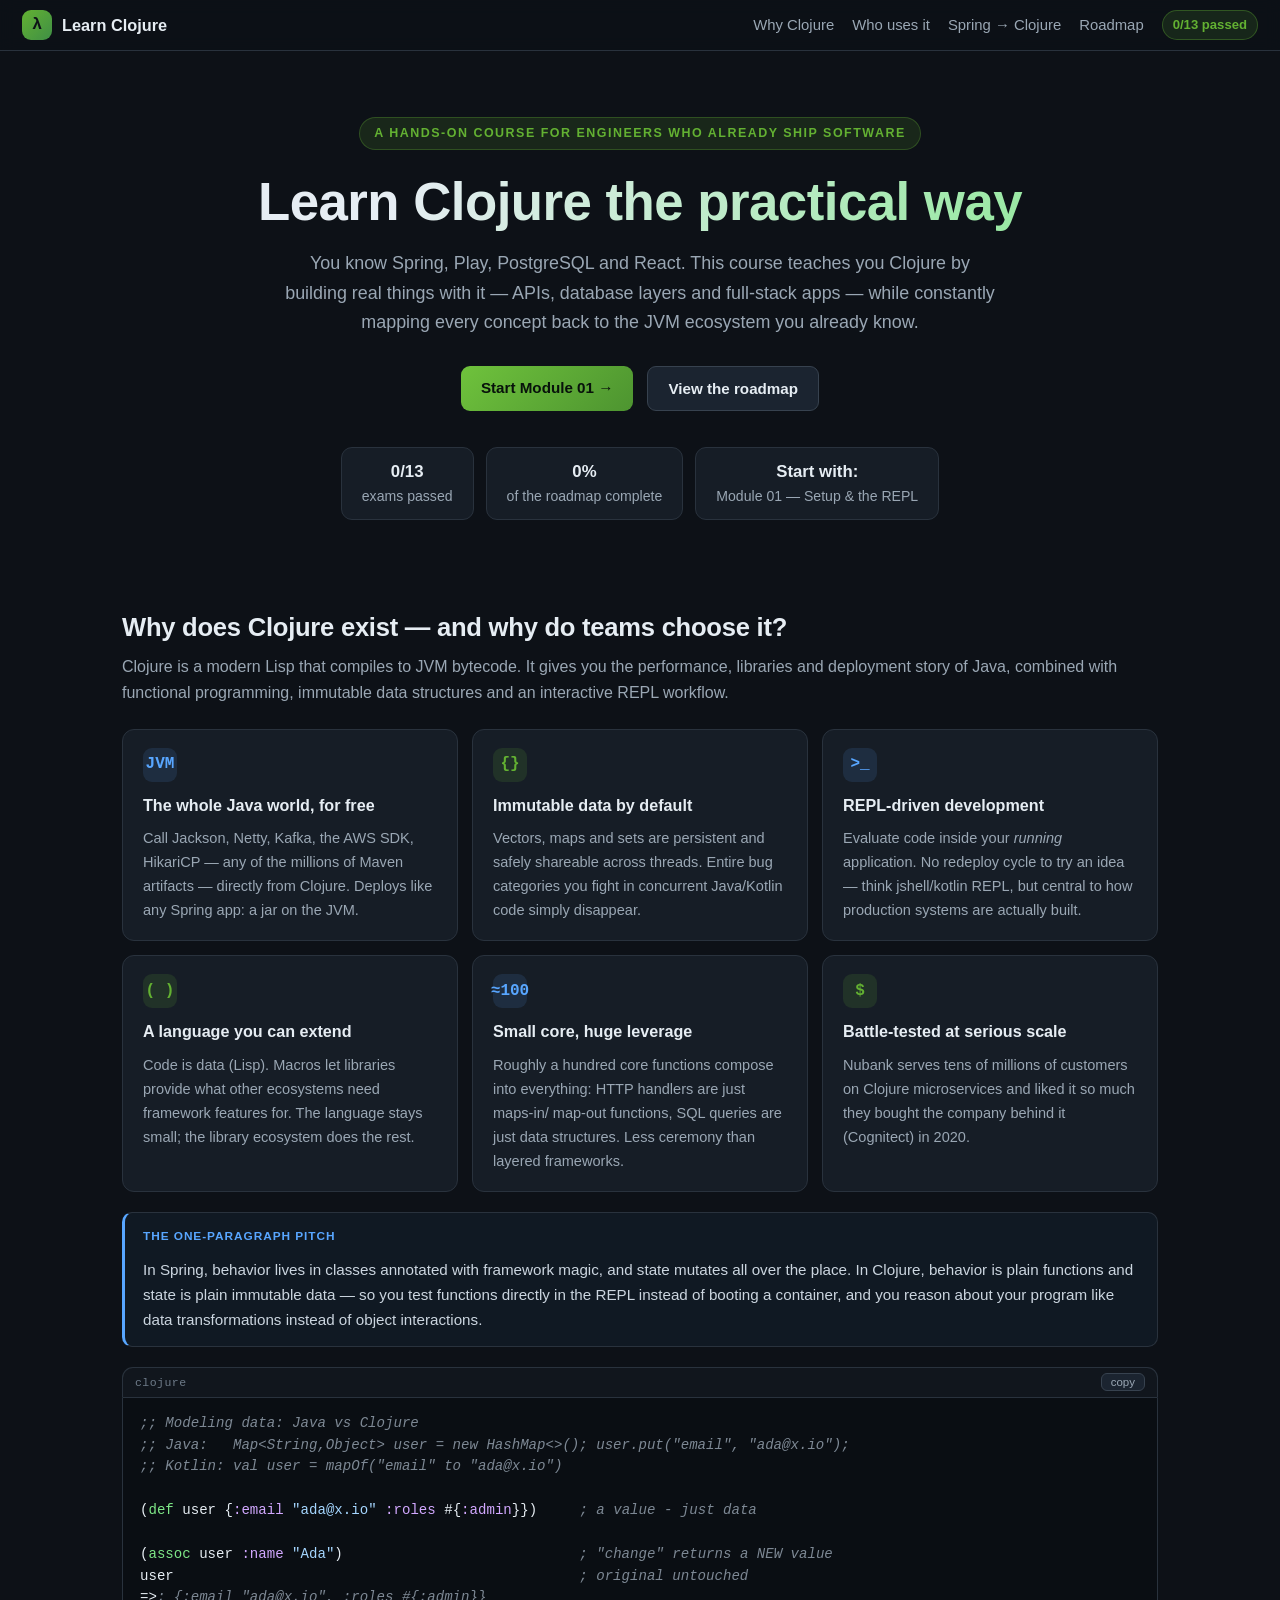
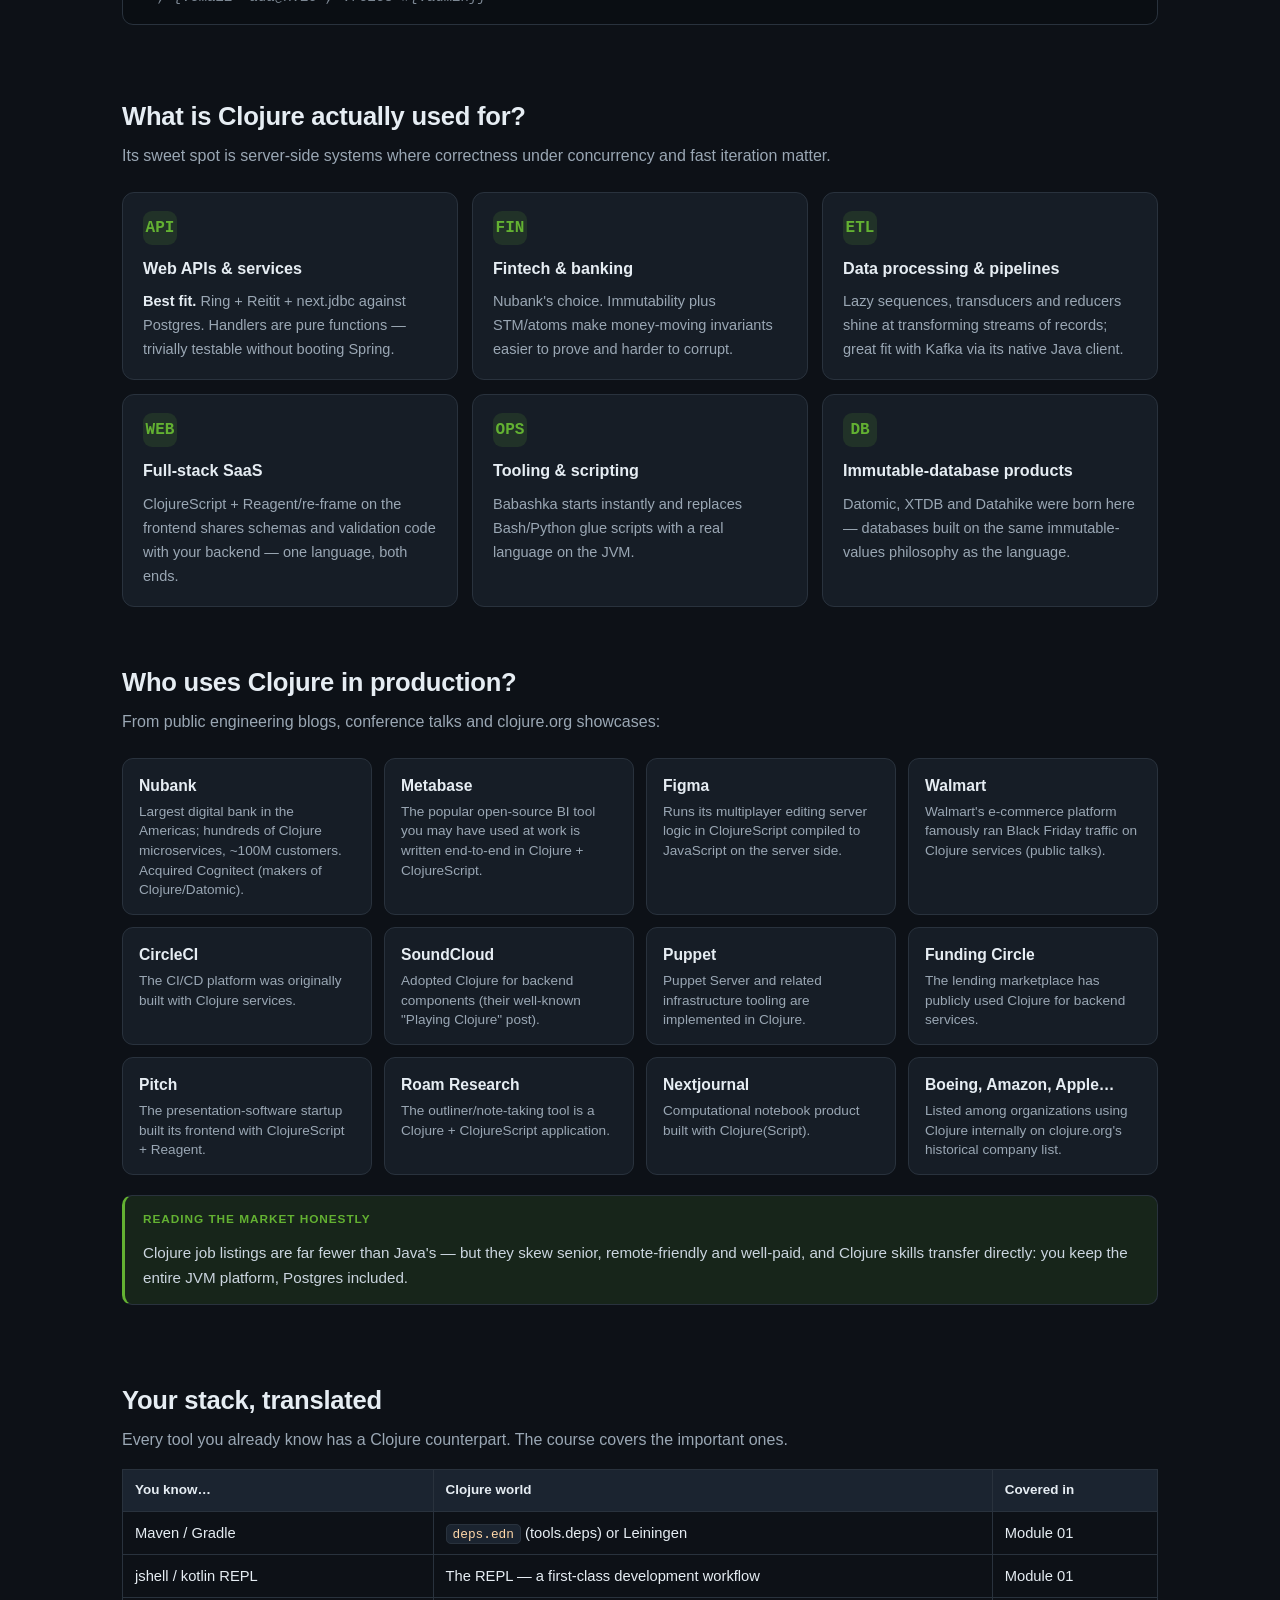
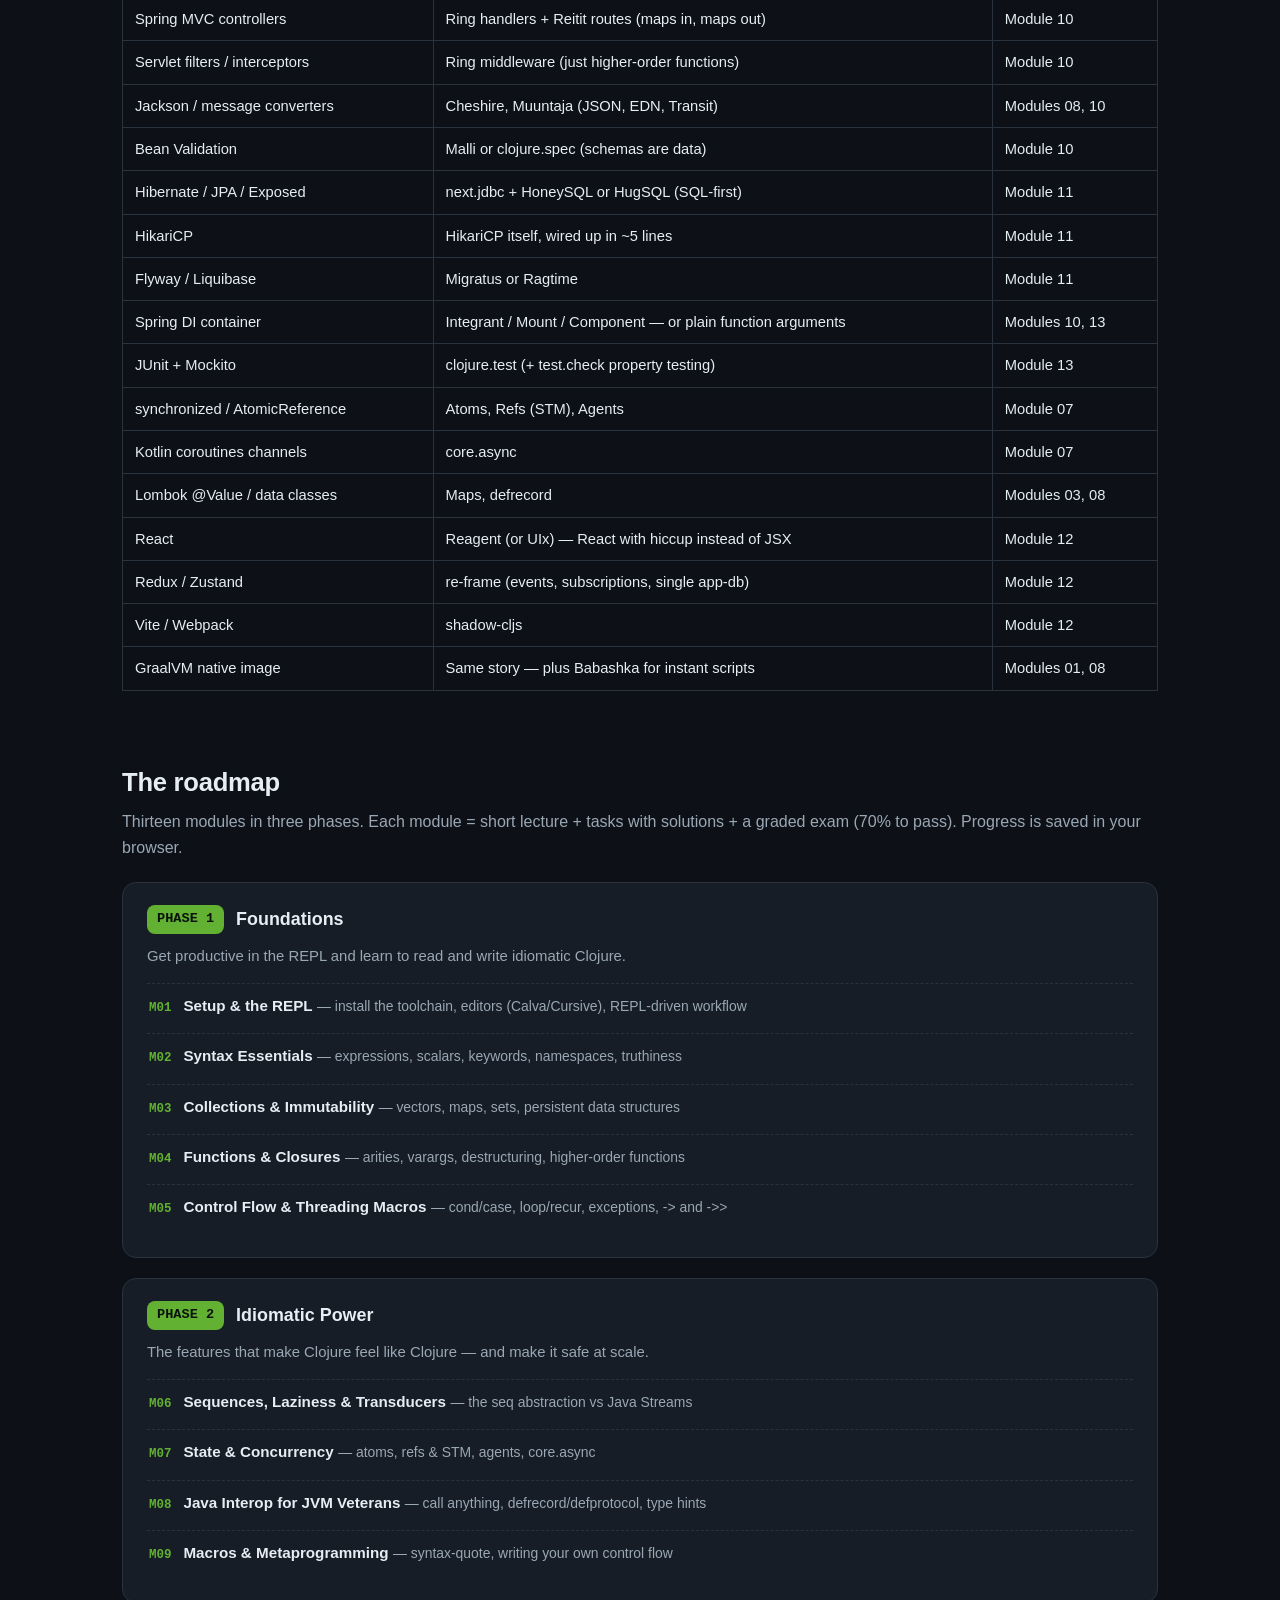
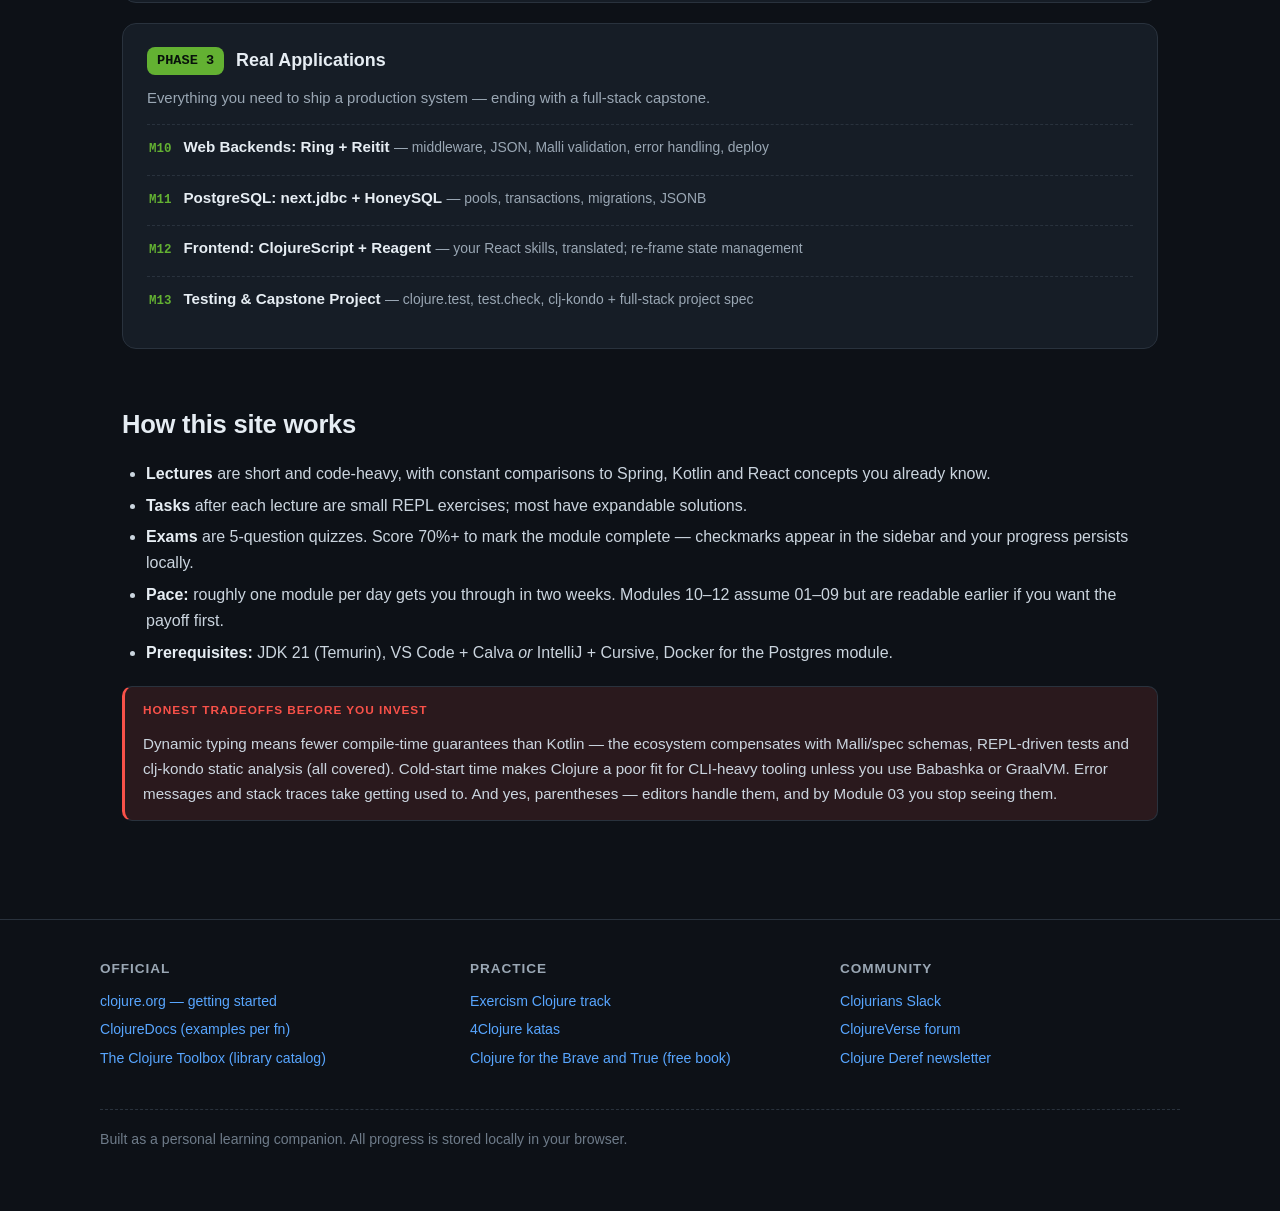
<file: index.html>
<!DOCTYPE html>
<html lang="en">
<head>
<meta charset="UTF-8">
<meta name="viewport" content="width=device-width, initial-scale=1.0">
<title>Learn Clojure — a practical course for Java/Kotlin engineers</title>
<link rel="icon" href="data:image/svg+xml,%3Csvg xmlns='http://www.w3.org/2000/svg' viewBox='0 0 32 32'%3E%3Ccircle cx='16' cy='16' r='14' fill='%2363b132'/%3E%3Ctext x='16' y='22' font-size='17' text-anchor='middle' fill='%230d1117' font-family='monospace'%3E%CE%BB%3C/text%3E%3C/svg%3E">
<link rel="stylesheet" href="styles.css">
</head>
<body>

<header class="topbar">
  <a class="brand" href="index.html"><span class="lambda">&lambda;</span> Learn Clojure</a>
  <button id="menuBtn" type="button">Menu</button>
  <nav class="topnav">
    <a href="#why">Why Clojure</a>
    <a href="#companies">Who uses it</a>
    <a href="#stackmap">Spring &rarr; Clojure</a>
    <a href="#roadmap">Roadmap</a>
    <span class="progress-chip" id="progressChip">0/13 passed</span>
  </nav>
</header>

<section class="hero">
  <div class="kicker">A hands-on course for engineers who already ship software</div>
  <h1>Learn Clojure the practical way</h1>
  <p class="sub">
    You know Spring, Play, PostgreSQL and React. This course teaches you Clojure by
    building real things with it &mdash; APIs, database layers and full-stack apps &mdash;
    while constantly mapping every concept back to the JVM ecosystem you already know.
  </p>
  <div class="cta-row">
    <a class="btn" href="m01-setup-and-repl.html">Start Module 01 &rarr;</a>
    <a class="btn secondary" href="#roadmap">View the roadmap</a>
  </div>
  <div class="stats-row" id="homeProgress"></div>
</section>

<!-- ============ WHY ============ -->
<section class="landing-section" id="why">
  <h2>Why does Clojure exist &mdash; and why do teams choose it?</h2>
  <p class="lead">
    Clojure is a modern Lisp that compiles to JVM bytecode. It gives you the performance,
    libraries and deployment story of Java, combined with functional programming,
    immutable data structures and an interactive REPL workflow.
  </p>
  <div class="card-grid">
    <div class="card blue">
      <span class="card-icon">JVM</span>
      <h3>The whole Java world, for free</h3>
      <p>Call Jackson, Netty, Kafka, the AWS SDK, HikariCP &mdash; any of the millions of Maven
      artifacts &mdash; directly from Clojure. Deploys like any Spring app: a jar on the JVM.</p>
    </div>
    <div class="card">
      <span class="card-icon">{}</span>
      <h3>Immutable data by default</h3>
      <p>Vectors, maps and sets are persistent and safely shareable across threads. Entire bug
      categories you fight in concurrent Java/Kotlin code simply disappear.</p>
    </div>
    <div class="card blue">
      <span class="card-icon">&gt;_</span>
      <h3>REPL-driven development</h3>
      <p>Evaluate code inside your <em>running</em> application. No redeploy cycle to try an idea &mdash;
      think jshell/kotlin REPL, but central to how production systems are actually built.</p>
    </div>
    <div class="card">
      <span class="card-icon">( )</span>
      <h3>A language you can extend</h3>
      <p>Code is data (Lisp). Macros let libraries provide what other ecosystems need framework
      features for. The language stays small; the library ecosystem does the rest.</p>
    </div>
    <div class="card blue">
      <span class="card-icon">&#8776;100</span>
      <h3>Small core, huge leverage</h3>
      <p>Roughly a hundred core functions compose into everything: HTTP handlers are just maps-in/
      map-out functions, SQL queries are just data structures. Less ceremony than layered frameworks.</p>
    </div>
    <div class="card">
      <span class="card-icon">$</span>
      <h3>Battle-tested at serious scale</h3>
      <p>Nubank serves tens of millions of customers on Clojure microservices and liked it so much
      they bought the company behind it (Cognitect) in 2020.</p>
    </div>
  </div>

  <div class="box analogy">
    <div class="box-title">The one-paragraph pitch</div>
    <p>In Spring, behavior lives in classes annotated with framework magic, and state mutates all
    over the place. In Clojure, behavior is plain functions and state is plain immutable data
    &mdash; so you test functions directly in the REPL instead of booting a container, and you reason
    about your program like data transformations instead of object interactions.</p>
  </div>

  <pre><code class="language-clojure">;; Modeling data: Java vs Clojure
;; Java:   Map&lt;String,Object&gt; user = new HashMap&lt;&gt;(); user.put("email", "ada@x.io");
;; Kotlin: val user = mapOf("email" to "ada@x.io")

(def user {:email "ada@x.io" :roles #{:admin}})     ; a value - just data

(assoc user :name "Ada")                            ; "change" returns a NEW value
user                                                ; original untouched
=&gt; {:email "ada@x.io", :roles #{:admin}}</code></pre>
</section>

<!-- ============ USE CASES ============ -->
<section class="landing-section" id="usecases">
  <h2>What is Clojure actually used for?</h2>
  <p class="lead">Its sweet spot is server-side systems where correctness under concurrency and fast iteration matter.</p>
  <div class="card-grid">
    <div class="card"><span class="card-icon">API</span><h3>Web APIs &amp; services</h3><p><strong>Best fit.</strong> Ring + Reitit + next.jdbc against Postgres. Handlers are pure functions &mdash; trivially testable without booting Spring.</p></div>
    <div class="card"><span class="card-icon">FIN</span><h3>Fintech &amp; banking</h3><p>Nubank's choice. Immutability plus STM/atoms make money-moving invariants easier to prove and harder to corrupt.</p></div>
    <div class="card"><span class="card-icon">ETL</span><h3>Data processing &amp; pipelines</h3><p>Lazy sequences, transducers and reducers shine at transforming streams of records; great fit with Kafka via its native Java client.</p></div>
    <div class="card"><span class="card-icon">WEB</span><h3>Full-stack SaaS</h3><p>ClojureScript + Reagent/re-frame on the frontend shares schemas and validation code with your backend &mdash; one language, both ends.</p></div>
    <div class="card"><span class="card-icon">OPS</span><h3>Tooling &amp; scripting</h3><p>Babashka starts instantly and replaces Bash/Python glue scripts with a real language on the JVM.</p></div>
    <div class="card"><span class="card-icon">DB</span><h3>Immutable-database products</h3><p>Datomic, XTDB and Datahike were born here &mdash; databases built on the same immutable-values philosophy as the language.</p></div>
  </div>
</section>

<!-- ============ COMPANIES ============ -->
<section class="landing-section" id="companies">
  <h2>Who uses Clojure in production?</h2>
  <p class="lead">From public engineering blogs, conference talks and clojure.org showcases:</p>
  <div class="company-grid">
    <div class="company"><b>Nubank</b><span>Largest digital bank in the Americas; hundreds of Clojure microservices, ~100M customers. Acquired Cognitect (makers of Clojure/Datomic).</span></div>
    <div class="company"><b>Metabase</b><span>The popular open-source BI tool you may have used at work is written end-to-end in Clojure + ClojureScript.</span></div>
    <div class="company"><b>Figma</b><span>Runs its multiplayer editing server logic in ClojureScript compiled to JavaScript on the server side.</span></div>
    <div class="company"><b>Walmart</b><span>Walmart's e-commerce platform famously ran Black Friday traffic on Clojure services (public talks).</span></div>
    <div class="company"><b>CircleCI</b><span>The CI/CD platform was originally built with Clojure services.</span></div>
    <div class="company"><b>SoundCloud</b><span>Adopted Clojure for backend components (their well-known "Playing Clojure" post).</span></div>
    <div class="company"><b>Puppet</b><span>Puppet Server and related infrastructure tooling are implemented in Clojure.</span></div>
    <div class="company"><b>Funding Circle</b><span>The lending marketplace has publicly used Clojure for backend services.</span></div>
    <div class="company"><b>Pitch</b><span>The presentation-software startup built its frontend with ClojureScript + Reagent.</span></div>
    <div class="company"><b>Roam Research</b><span>The outliner/note-taking tool is a Clojure + ClojureScript application.</span></div>
    <div class="company"><b>Nextjournal</b><span>Computational notebook product built with Clojure(Script).</span></div>
    <div class="company"><b>Boeing, Amazon, Apple&hellip;</b><span>Listed among organizations using Clojure internally on clojure.org's historical company list.</span></div>
  </div>
  <div class="box tip">
    <div class="box-title">Reading the market honestly</div>
    <p>Clojure job listings are far fewer than Java's &mdash; but they skew senior, remote-friendly and
    well-paid, and Clojure skills transfer directly: you keep the entire JVM platform, Postgres included.</p>
  </div>
</section>

<!-- ============ STACK MAP ============ -->
<section class="landing-section" id="stackmap">
  <h2>Your stack, translated</h2>
  <p class="lead">Every tool you already know has a Clojure counterpart. The course covers the important ones.</p>
  <table>
    <tr><th>You know&hellip;</th><th>Clojure world</th><th>Covered in</th></tr>
    <tr><td>Maven / Gradle</td><td><code>deps.edn</code> (tools.deps) or Leiningen</td><td>Module 01</td></tr>
    <tr><td>jshell / kotlin REPL</td><td>The REPL &mdash; a first-class development workflow</td><td>Module 01</td></tr>
    <tr><td>Spring MVC controllers</td><td>Ring handlers + Reitit routes (maps in, maps out)</td><td>Module 10</td></tr>
    <tr><td>Servlet filters / interceptors</td><td>Ring middleware (just higher-order functions)</td><td>Module 10</td></tr>
    <tr><td>Jackson / message converters</td><td>Cheshire, Muuntaja (JSON, EDN, Transit)</td><td>Modules 08, 10</td></tr>
    <tr><td>Bean Validation</td><td>Malli or clojure.spec (schemas are data)</td><td>Module 10</td></tr>
    <tr><td>Hibernate / JPA / Exposed</td><td>next.jdbc + HoneySQL or HugSQL (SQL-first)</td><td>Module 11</td></tr>
    <tr><td>HikariCP</td><td>HikariCP itself, wired up in ~5 lines</td><td>Module 11</td></tr>
    <tr><td>Flyway / Liquibase</td><td>Migratus or Ragtime</td><td>Module 11</td></tr>
    <tr><td>Spring DI container</td><td>Integrant / Mount / Component &mdash; or plain function arguments</td><td>Modules 10, 13</td></tr>
    <tr><td>JUnit + Mockito</td><td>clojure.test (+ test.check property testing)</td><td>Module 13</td></tr>
    <tr><td>synchronized / AtomicReference</td><td>Atoms, Refs (STM), Agents</td><td>Module 07</td></tr>
    <tr><td>Kotlin coroutines channels</td><td>core.async</td><td>Module 07</td></tr>
    <tr><td>Lombok @Value / data classes</td><td>Maps, defrecord</td><td>Modules 03, 08</td></tr>
    <tr><td>React</td><td>Reagent (or UIx) &mdash; React with hiccup instead of JSX</td><td>Module 12</td></tr>
    <tr><td>Redux / Zustand</td><td>re-frame (events, subscriptions, single app-db)</td><td>Module 12</td></tr>
    <tr><td>Vite / Webpack</td><td>shadow-cljs</td><td>Module 12</td></tr>
    <tr><td>GraalVM native image</td><td>Same story &mdash; plus Babashka for instant scripts</td><td>Modules 01, 08</td></tr>
  </table>
</section>

<!-- ============ ROADMAP ============ -->
<section class="landing-section" id="roadmap">
  <h2>The roadmap</h2>
  <p class="lead">Thirteen modules in three phases. Each module = short lecture + tasks with solutions + a graded exam (70% to pass). Progress is saved in your browser.</p>

  <div class="phase-card">
    <div class="phase-head"><span class="phase-num">PHASE 1</span><h3>Foundations</h3></div>
    <p>Get productive in the REPL and learn to read and write idiomatic Clojure.</p>
    <ul class="module-list">
      <li><span class="mid">M01</span><span><a href="m01-setup-and-repl.html">Setup &amp; the REPL</a> <span class="desc">&mdash; install the toolchain, editors (Calva/Cursive), REPL-driven workflow</span></span></li>
      <li><span class="mid">M02</span><span><a href="m02-syntax-essentials.html">Syntax Essentials</a> <span class="desc">&mdash; expressions, scalars, keywords, namespaces, truthiness</span></span></li>
      <li><span class="mid">M03</span><span><a href="m03-collections-immutability.html">Collections &amp; Immutability</a> <span class="desc">&mdash; vectors, maps, sets, persistent data structures</span></span></li>
      <li><span class="mid">M04</span><span><a href="m04-functions-closures.html">Functions &amp; Closures</a> <span class="desc">&mdash; arities, varargs, destructuring, higher-order functions</span></span></li>
      <li><span class="mid">M05</span><span><a href="m05-control-flow-threading.html">Control Flow &amp; Threading Macros</a> <span class="desc">&mdash; cond/case, loop/recur, exceptions, -&gt; and -&gt;&gt;</span></span></li>
    </ul>
  </div>

  <div class="phase-card">
    <div class="phase-head"><span class="phase-num">PHASE 2</span><h3>Idiomatic Power</h3></div>
    <p>The features that make Clojure feel like Clojure &mdash; and make it safe at scale.</p>
    <ul class="module-list">
      <li><span class="mid">M06</span><span><a href="m06-sequences-laziness-transducers.html">Sequences, Laziness &amp; Transducers</a> <span class="desc">&mdash; the seq abstraction vs Java Streams</span></span></li>
      <li><span class="mid">M07</span><span><a href="m07-state-concurrency.html">State &amp; Concurrency</a> <span class="desc">&mdash; atoms, refs &amp; STM, agents, core.async</span></span></li>
      <li><span class="mid">M08</span><span><a href="m08-java-interop.html">Java Interop for JVM Veterans</a> <span class="desc">&mdash; call anything, defrecord/defprotocol, type hints</span></span></li>
      <li><span class="mid">M09</span><span><a href="m09-macros-metaprogramming.html">Macros &amp; Metaprogramming</a> <span class="desc">&mdash; syntax-quote, writing your own control flow</span></span></li>
    </ul>
  </div>

  <div class="phase-card">
    <div class="phase-head"><span class="phase-num">PHASE 3</span><h3>Real Applications</h3></div>
    <p>Everything you need to ship a production system &mdash; ending with a full-stack capstone.</p>
    <ul class="module-list">
      <li><span class="mid">M10</span><span><a href="m10-web-backends-ring-reitit.html">Web Backends: Ring + Reitit</a> <span class="desc">&mdash; middleware, JSON, Malli validation, error handling, deploy</span></span></li>
      <li><span class="mid">M11</span><span><a href="m11-postgres-nextjdbc-honeysql.html">PostgreSQL: next.jdbc + HoneySQL</a> <span class="desc">&mdash; pools, transactions, migrations, JSONB</span></span></li>
      <li><span class="mid">M12</span><span><a href="m12-frontend-cljs-reagent.html">Frontend: ClojureScript + Reagent</a> <span class="desc">&mdash; your React skills, translated; re-frame state management</span></span></li>
      <li><span class="mid">M13</span><span><a href="m13-testing-capstone.html">Testing &amp; Capstone Project</a> <span class="desc">&mdash; clojure.test, test.check, clj-kondo + full-stack project spec</span></span></li>
    </ul>
  </div>
</section>

<!-- ============ HOW IT WORKS ============ -->
<section class="landing-section" id="how">
  <h2>How this site works</h2>
  <ul>
    <li><strong>Lectures</strong> are short and code-heavy, with constant comparisons to Spring, Kotlin and React concepts you already know.</li>
    <li><strong>Tasks</strong> after each lecture are small REPL exercises; most have expandable solutions.</li>
    <li><strong>Exams</strong> are 5-question quizzes. Score 70%+ to mark the module complete &mdash; checkmarks appear in the sidebar and your progress persists locally.</li>
    <li><strong>Pace:</strong> roughly one module per day gets you through in two weeks. Modules 10&ndash;12 assume 01&ndash;09 but are readable earlier if you want the payoff first.</li>
    <li><strong>Prerequisites:</strong> JDK 21 (Temurin), VS Code + Calva <em>or</em> IntelliJ + Cursive, Docker for the Postgres module.</li>
  </ul>
  <div class="box warn">
    <div class="box-title">Honest tradeoffs before you invest</div>
    <p>Dynamic typing means fewer compile-time guarantees than Kotlin &mdash; the ecosystem compensates with
    Malli/spec schemas, REPL-driven tests and clj-kondo static analysis (all covered). Cold-start time makes
    Clojure a poor fit for CLI-heavy tooling unless you use Babashka or GraalVM. Error messages and stack
    traces take getting used to. And yes, parentheses &mdash; editors handle them, and by Module 03 you stop seeing them.</p>
  </div>
</section>

<footer>
  <div class="footer-inner">
    <div>
      <h4>Official</h4>
      <ul>
        <li><a href="https://clojure.org/guides/getting_started">clojure.org &mdash; getting started</a></li>
        <li><a href="https://clojuredocs.org">ClojureDocs (examples per fn)</a></li>
        <li><a href="https://www.clojure-toolbox.com">The Clojure Toolbox (library catalog)</a></li>
      </ul>
    </div>
    <div>
      <h4>Practice</h4>
      <ul>
        <li><a href="https://exercism.org/tracks/clojure">Exercism Clojure track</a></li>
        <li><a href="https://4clojure.oxal.org">4Clojure katas</a></li>
        <li><a href="https://www.braveclojure.com">Clojure for the Brave and True (free book)</a></li>
      </ul>
    </div>
    <div>
      <h4>Community</h4>
      <ul>
        <li><a href="https://clojurians.slack.com">Clojurians Slack</a></li>
        <li><a href="https://clojureverse.org">ClojureVerse forum</a></li>
        <li><a href="https://newsletter.clojure.stream">Clojure Deref newsletter</a></li>
      </ul>
    </div>
  </div>
  <div class="copyright">Built as a personal learning companion. All progress is stored locally in your browser.</div>
</footer>

<script src="app.js"></script>
</body>
</html>
</file>
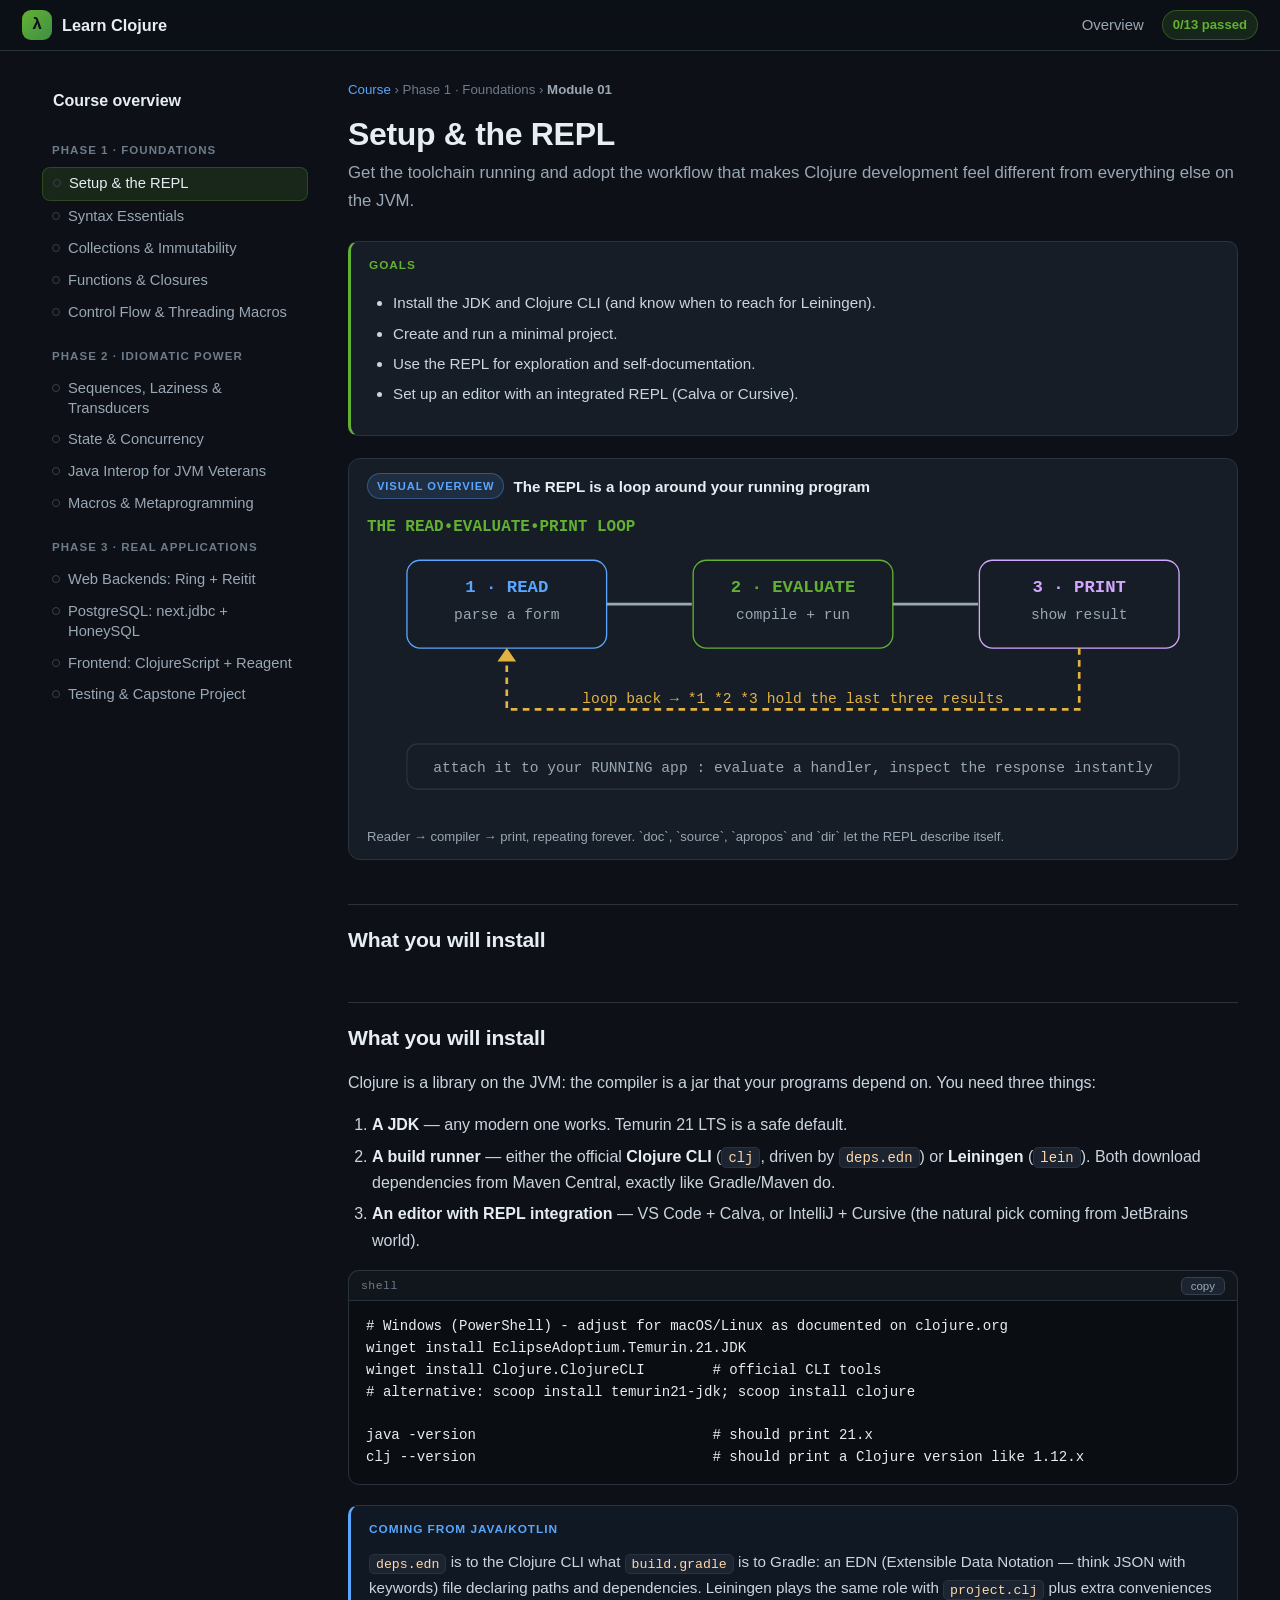
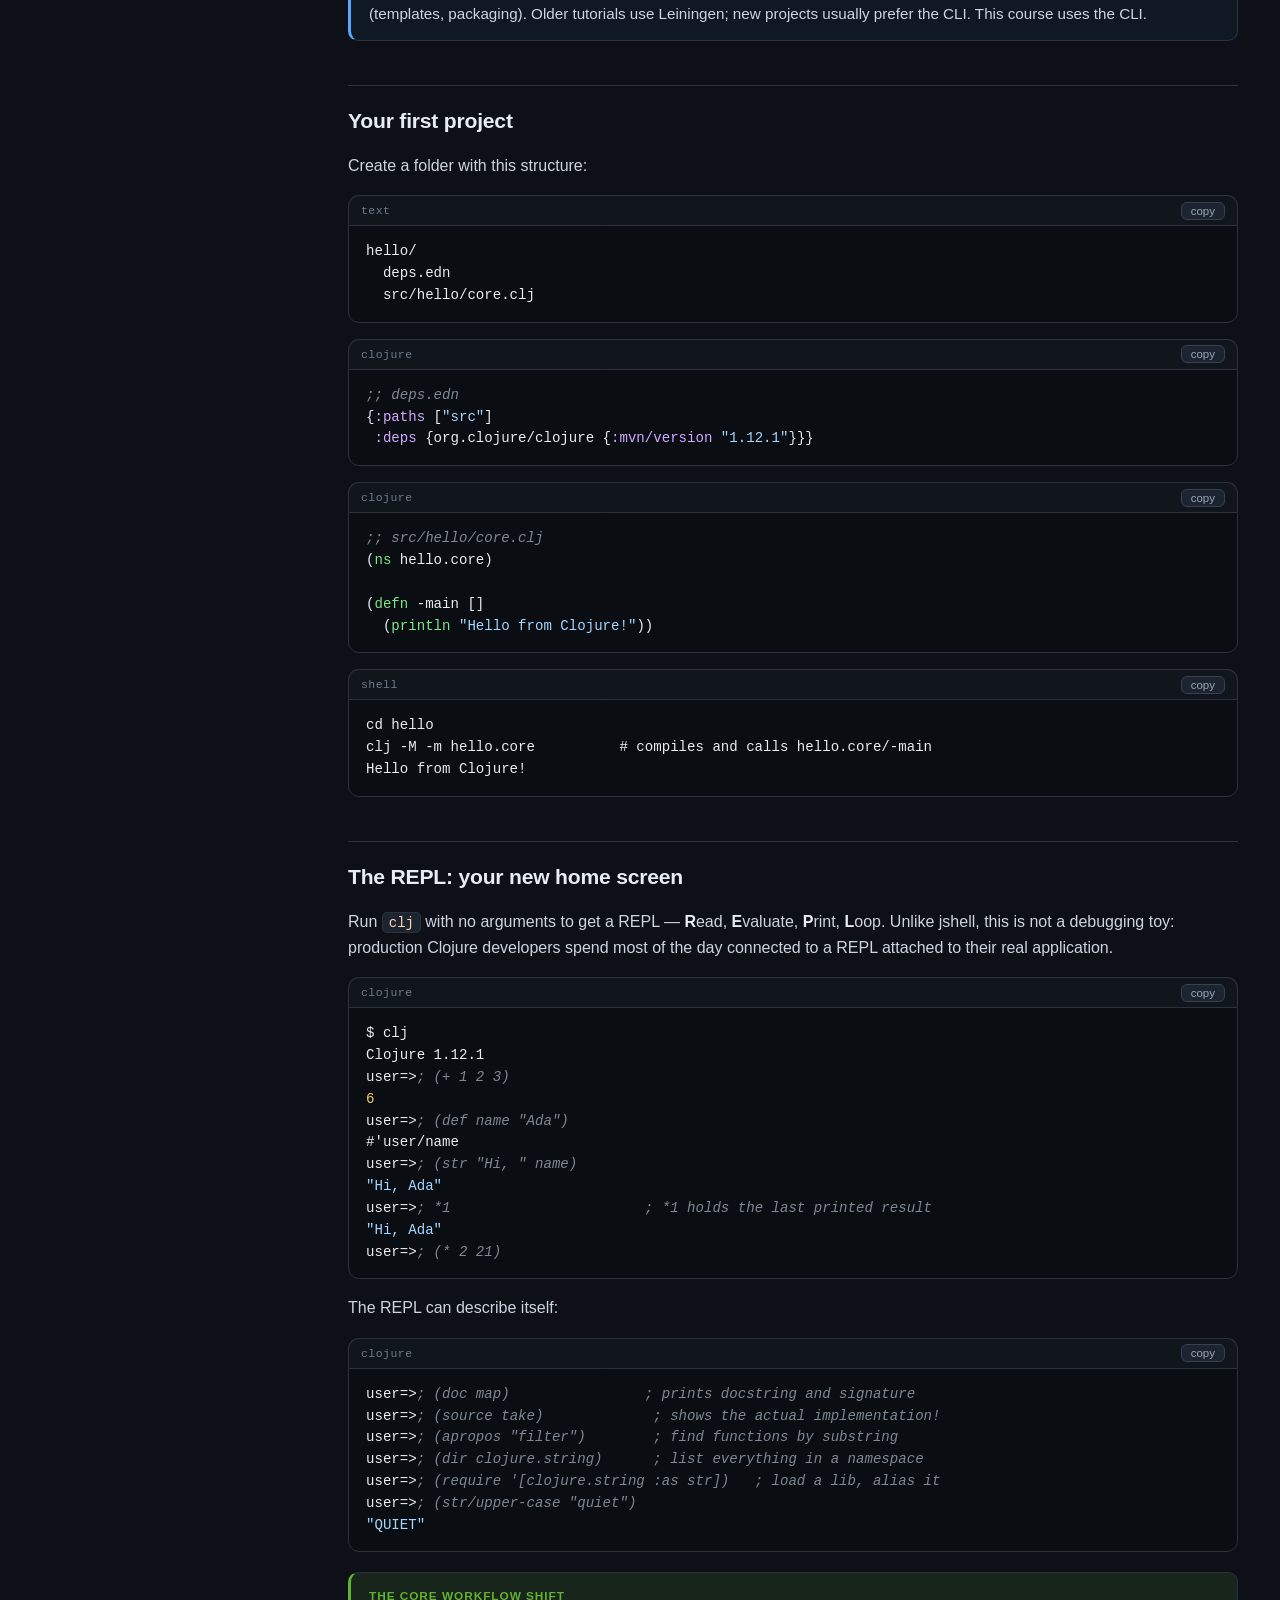
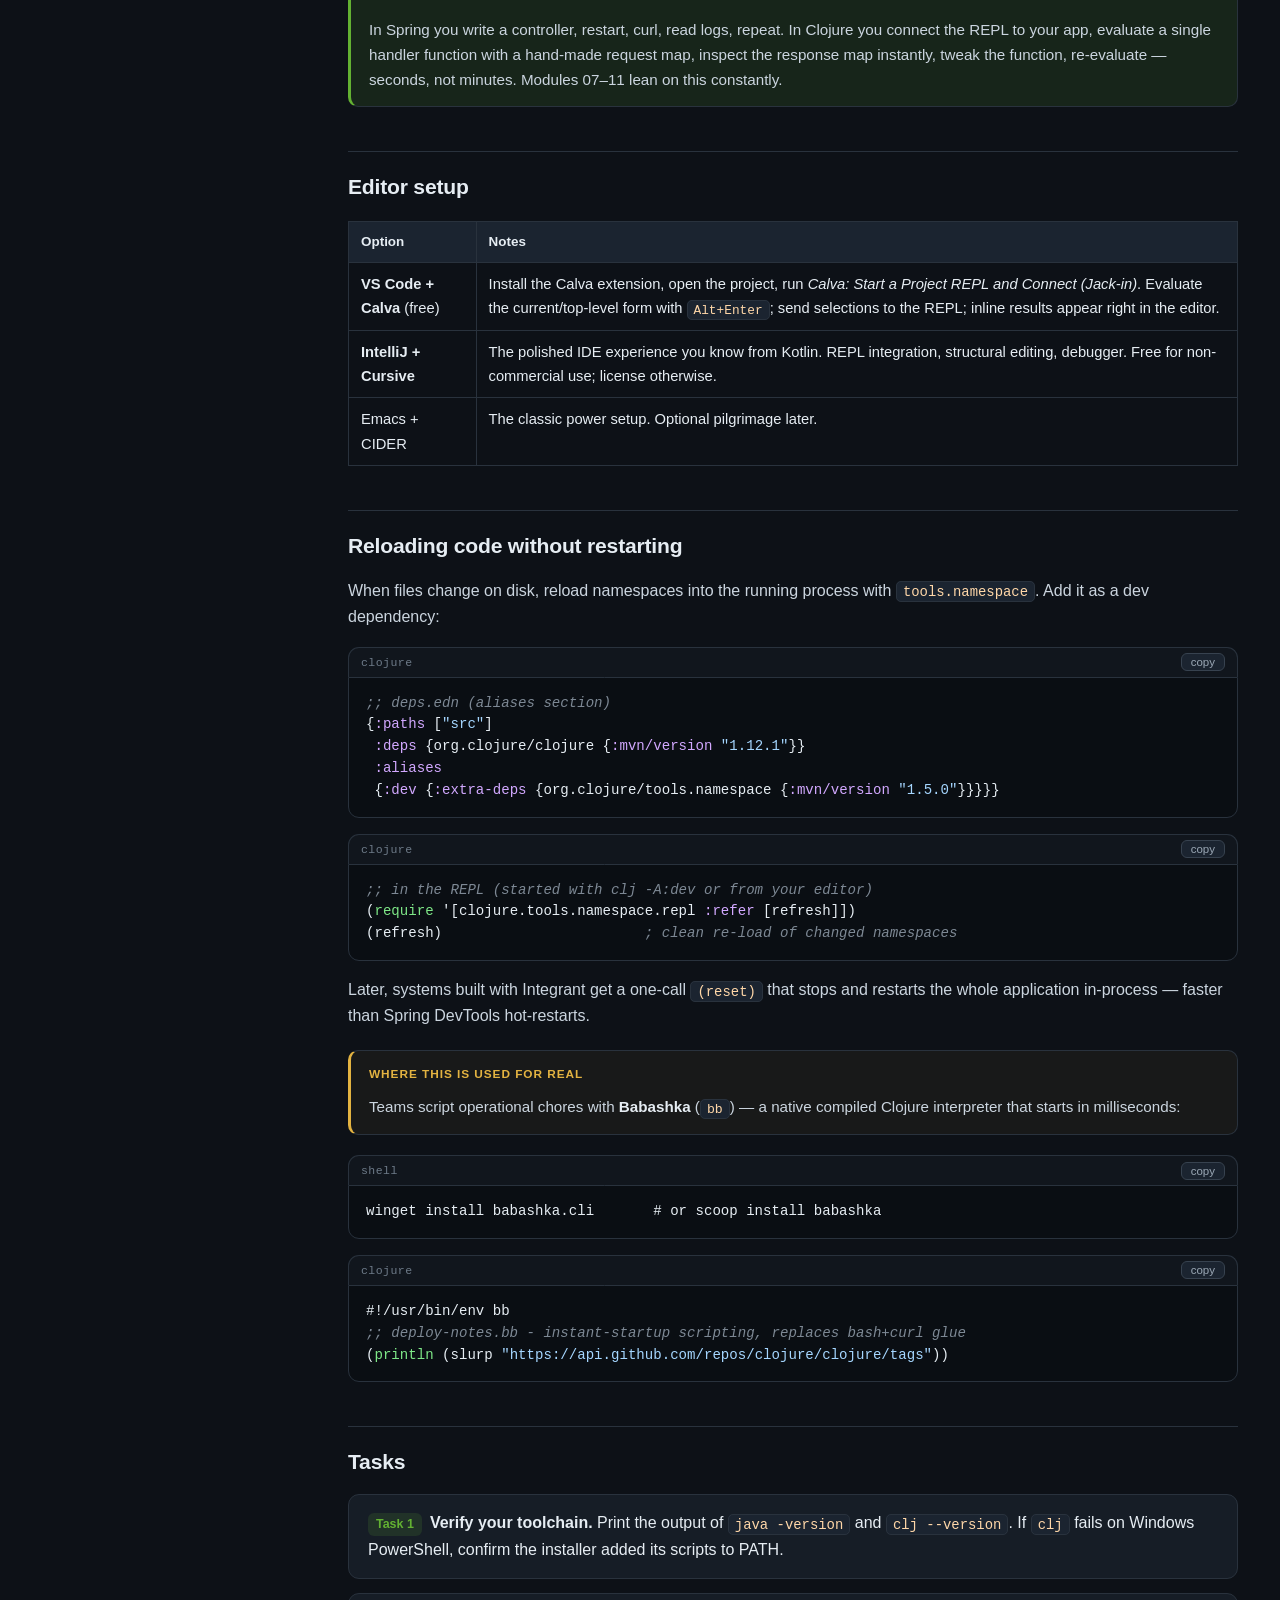
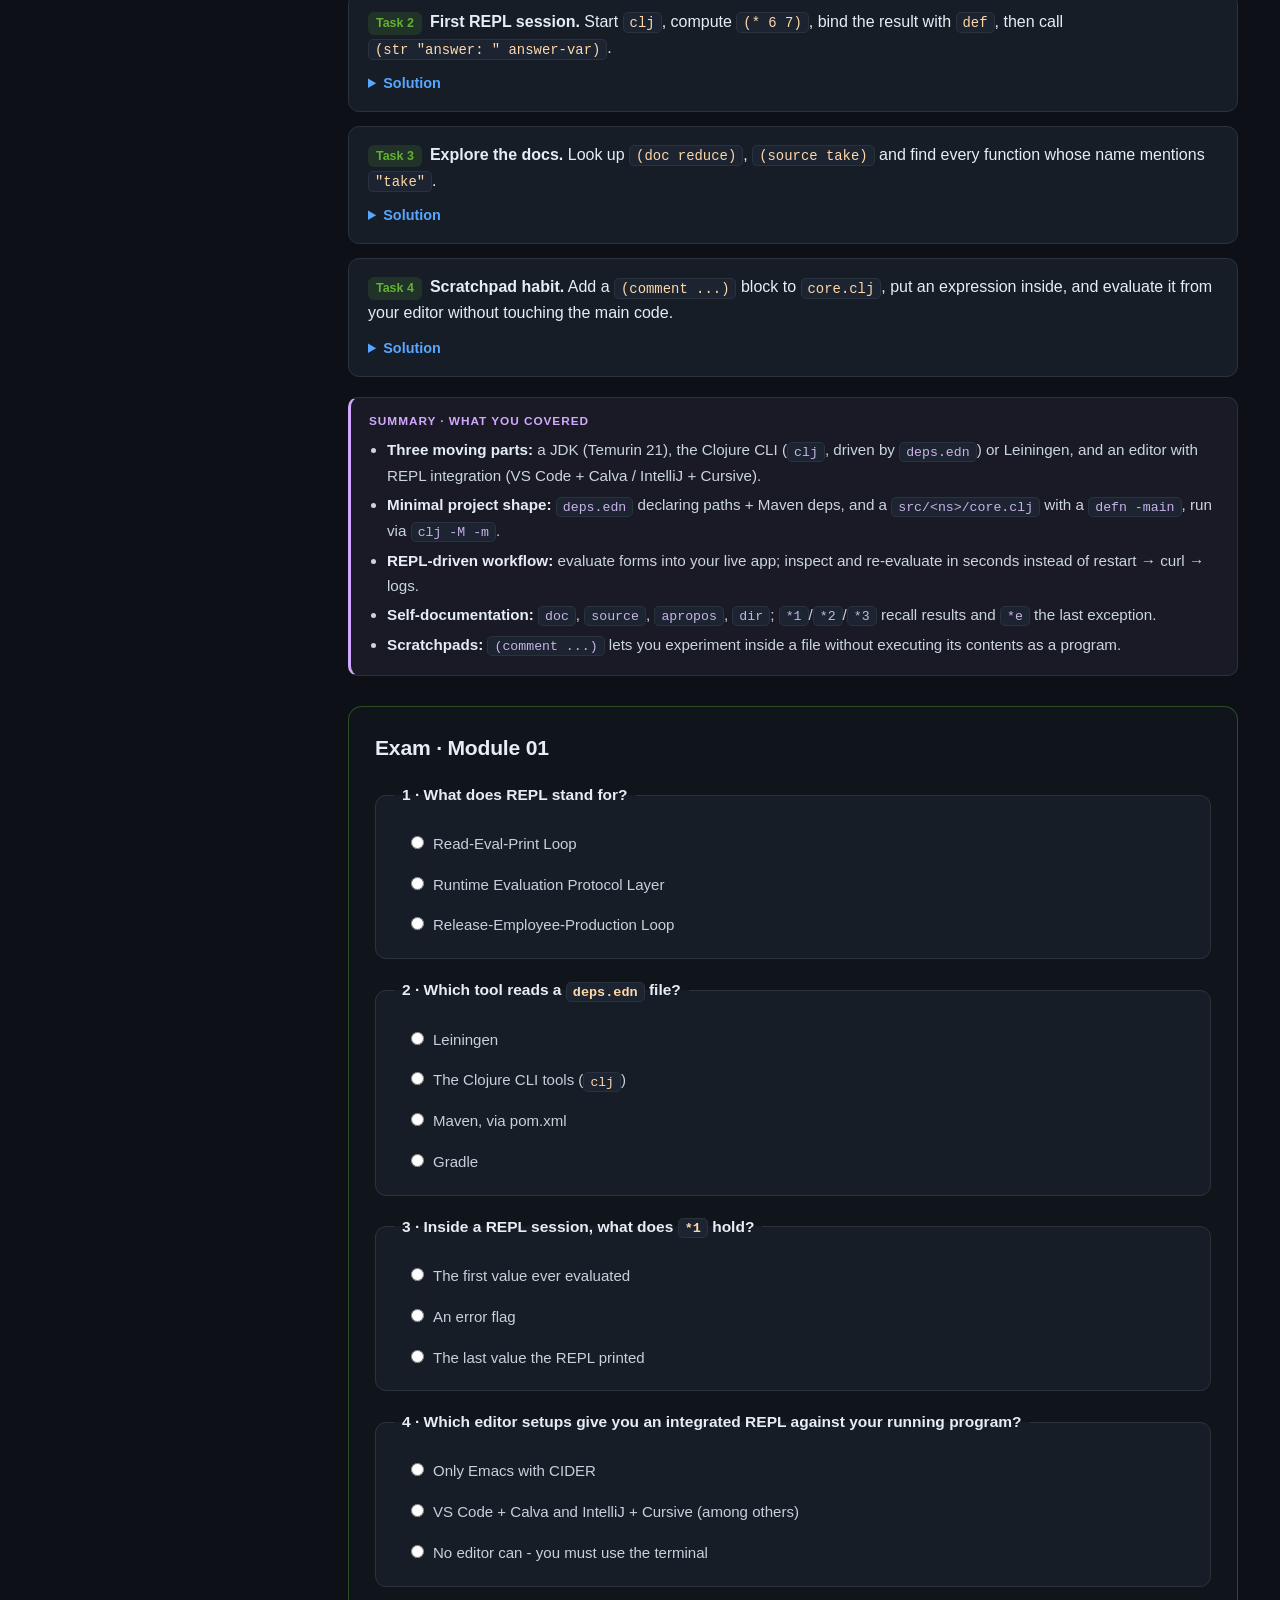
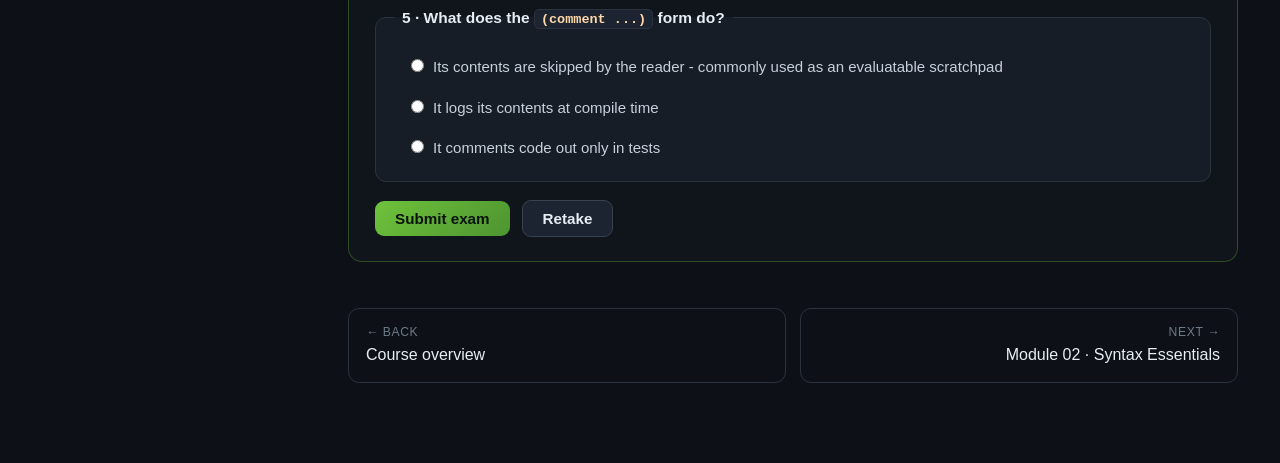
<file: m01-setup-and-repl.html>
<!DOCTYPE html>
<html lang="en">
<head>
<meta charset="UTF-8">
<meta name="viewport" content="width=device-width, initial-scale=1.0">
<title>Module 01 · Setup &amp; the REPL — Learn Clojure</title>
<link rel="icon" href="data:image/svg+xml,%3Csvg xmlns='http://www.w3.org/2000/svg' viewBox='0 0 32 32'%3E%3Ccircle cx='16' cy='16' r='14' fill='%2363b132'/%3E%3Ctext x='16' y='22' font-size='17' text-anchor='middle' fill='%230d1117' font-family='monospace'%3E%CE%BB%3C/text%3E%3C/svg%3E">
<link rel="stylesheet" href="styles.css">
</head>
<body data-module="m01">

<header class="topbar">
  <a class="brand" href="index.html"><span class="lambda">&lambda;</span> Learn Clojure</a>
  <button id="menuBtn" type="button">Menu</button>
  <nav class="topnav">
    <a href="index.html">Overview</a>
    <span class="progress-chip" id="progressChip">0/13 passed</span>
  </nav>
</header>

<div class="layout">
  <aside class="sidebar" id="sidebar"></aside>

  <main class="content">
    <nav class="crumbs"><a href="index.html">Course</a> &rsaquo; Phase 1 &middot; Foundations &rsaquo; <b>Module 01</b></nav>
    <h1>Setup &amp; the REPL</h1>
    <p class="subtitle">Get the toolchain running and adopt the workflow that makes Clojure development feel different from everything else on the JVM.</p>

    <div class="box goals">
      <div class="box-title">Goals</div>
      <ul>
        <li>Install the JDK and Clojure CLI (and know when to reach for Leiningen).</li>
        <li>Create and run a minimal project.</li>
        <li>Use the REPL for exploration and self-documentation.</li>
        <li>Set up an editor with an integrated REPL (Calva or Cursive).</li>
      </ul>
    </div>

<figure class="figure">
      <div class="fig-head"><span class="fig-chip">Visual overview</span><span class="fig-title">The REPL is a loop around your running program</span></div>
      <svg viewBox="0 0 640 236" role="img" aria-label="The Read-Evaluate-Print loop">
        <text x="0" y="18" fill="#63b132" font-size="12" font-weight="700" font-family="monospace">THE READ&bull;EVALUATE&bull;PRINT LOOP</text>
        <rect x="30" y="40" width="150" height="66" rx="10" fill="#161d26" stroke="#58a6ff"/>
        <text x="105" y="64" text-anchor="middle" fill="#58a6ff" font-size="13" font-weight="700" font-family="monospace">1 &middot; READ</text>
        <text x="105" y="84" text-anchor="middle" fill="#9aa7b4" font-size="11" font-family="monospace">parse a form</text>
        <rect x="245" y="40" width="150" height="66" rx="10" fill="#161d26" stroke="#63b132"/>
        <text x="320" y="64" text-anchor="middle" fill="#63b132" font-size="13" font-weight="700" font-family="monospace">2 &middot; EVALUATE</text>
        <text x="320" y="84" text-anchor="middle" fill="#9aa7b4" font-size="11" font-family="monospace">compile + run</text>
        <rect x="460" y="40" width="150" height="66" rx="10" fill="#161d26" stroke="#d2a8ff"/>
        <text x="535" y="64" text-anchor="middle" fill="#d2a8ff" font-size="13" font-weight="700" font-family="monospace">3 &middot; PRINT</text>
        <text x="535" y="84" text-anchor="middle" fill="#9aa7b4" font-size="11" font-family="monospace">show result</text>
        <line x1="180" y1="73" x2="244" y2="73" stroke="#9aa7b4" stroke-width="2"/>
        <line x1="395" y1="73" x2="459" y2="73" stroke="#9aa7b4" stroke-width="2"/>
        <path d="M535 106 L535 152 L105 152 L105 113" fill="none" stroke="#e3b341" stroke-width="2" stroke-dasharray="5 4"/>
        <polygon points="105,106 98,116 112,116" fill="#e3b341"/>
        <text x="320" y="147" text-anchor="middle" fill="#e3b341" font-size="11" font-family="monospace">loop back &rarr; *1 *2 *3 hold the last three results</text>
        <rect x="30" y="178" width="580" height="34" rx="8" fill="#161d26" stroke="#29323d"/>
        <text x="320" y="199" text-anchor="middle" fill="#9aa7b4" font-size="11" font-family="monospace">attach it to your RUNNING app : evaluate a handler, inspect the response instantly</text>
      </svg>
      <figcaption>Reader &rarr; compiler &rarr; print, repeating forever. `doc`, `source`, `apropos` and `dir` let the REPL describe itself.</figcaption>
    </figure>

    <h2>What you will install</h2>
    <h2>What you will install</h2>
    <p>Clojure is a library on the JVM: the compiler is a jar that your programs depend on. You need three things:</p>
    <ol>
      <li><strong>A JDK</strong> &mdash; any modern one works. Temurin 21 LTS is a safe default.</li>
      <li><strong>A build runner</strong> &mdash; either the official <strong>Clojure CLI</strong> (<code>clj</code>, driven by <code>deps.edn</code>) or <strong>Leiningen</strong> (<code>lein</code>). Both download dependencies from Maven Central, exactly like Gradle/Maven do.</li>
      <li><strong>An editor with REPL integration</strong> &mdash; VS&nbsp;Code + Calva, or IntelliJ + Cursive (the natural pick coming from JetBrains world).</li>
    </ol>

    <pre><code class="language-bash"># Windows (PowerShell) - adjust for macOS/Linux as documented on clojure.org
winget install EclipseAdoptium.Temurin.21.JDK
winget install Clojure.ClojureCLI        # official CLI tools
# alternative: scoop install temurin21-jdk; scoop install clojure

java -version                            # should print 21.x
clj --version                            # should print a Clojure version like 1.12.x</code></pre>

    <div class="box analogy">
      <div class="box-title">Coming from Java/Kotlin</div>
      <p><code>deps.edn</code> is to the Clojure CLI what <code>build.gradle</code> is to Gradle: an EDN
      (Extensible Data Notation &mdash; think JSON with keywords) file declaring paths and dependencies.
      Leiningen plays the same role with <code>project.clj</code> plus extra conveniences (templates,
      packaging). Older tutorials use Leiningen; new projects usually prefer the CLI. This course uses the CLI.</p>
    </div>

    <h2>Your first project</h2>
    <p>Create a folder with this structure:</p>
    <pre><code class="language-text">hello/
  deps.edn
  src/hello/core.clj</code></pre>
    <pre><code class="language-clojure">;; deps.edn
{:paths ["src"]
 :deps {org.clojure/clojure {:mvn/version "1.12.1"}}}</code></pre>
    <pre><code class="language-clojure">;; src/hello/core.clj
(ns hello.core)

(defn -main []
  (println "Hello from Clojure!"))</code></pre>
    <pre><code class="language-bash">cd hello
clj -M -m hello.core          # compiles and calls hello.core/-main
Hello from Clojure!</code></pre>

    <h2>The REPL: your new home screen</h2>
    <p>Run <code>clj</code> with no arguments to get a REPL &mdash; <strong>R</strong>ead, <strong>E</strong>valuate,
    <strong>P</strong>rint, <strong>L</strong>oop. Unlike jshell, this is not a debugging toy: production
    Clojure developers spend most of the day connected to a REPL attached to their real application.</p>
    <pre><code class="language-clojure">$ clj
Clojure 1.12.1
user=&gt; (+ 1 2 3)
6
user=&gt; (def name "Ada")
#'user/name
user=&gt; (str "Hi, " name)
"Hi, Ada"
user=&gt; *1                       ; *1 holds the last printed result
"Hi, Ada"
user=&gt; (* 2 21)</code></pre>

    <p>The REPL can describe itself:</p>
    <pre><code class="language-clojure">user=&gt; (doc map)                ; prints docstring and signature
user=&gt; (source take)             ; shows the actual implementation!
user=&gt; (apropos "filter")        ; find functions by substring
user=&gt; (dir clojure.string)      ; list everything in a namespace
user=&gt; (require '[clojure.string :as str])   ; load a lib, alias it
user=&gt; (str/upper-case "quiet")
"QUIET"</code></pre>

    <div class="box tip">
      <div class="box-title">The core workflow shift</div>
      <p>In Spring you write a controller, restart, curl, read logs, repeat. In Clojure you connect the
      REPL to your app, evaluate a single handler function with a hand-made request map, inspect the
      response map instantly, tweak the function, re-evaluate &mdash; seconds, not minutes. Modules 07&ndash;11
      lean on this constantly.</p>
    </div>

    <h2>Editor setup</h2>
    <table>
      <tr><th>Option</th><th>Notes</th></tr>
      <tr><td><strong>VS Code + Calva</strong> (free)</td><td>Install the Calva extension, open the project, run <em>Calva: Start a Project REPL and Connect (Jack-in)</em>. Evaluate the current/top-level form with <code>Alt+Enter</code>; send selections to the REPL; inline results appear right in the editor.</td></tr>
      <tr><td><strong>IntelliJ + Cursive</strong></td><td>The polished IDE experience you know from Kotlin. REPL integration, structural editing, debugger. Free for non-commercial use; license otherwise.</td></tr>
      <tr><td>Emacs + CIDER</td><td>The classic power setup. Optional pilgrimage later.</td></tr>
    </table>

    <h2>Reloading code without restarting</h2>
    <p>When files change on disk, reload namespaces into the running process with <code>tools.namespace</code>.
    Add it as a dev dependency:</p>
    <pre><code class="language-clojure">;; deps.edn (aliases section)
{:paths ["src"]
 :deps {org.clojure/clojure {:mvn/version "1.12.1"}}
 :aliases
 {:dev {:extra-deps {org.clojure/tools.namespace {:mvn/version "1.5.0"}}}}}</code></pre>
    <pre><code class="language-clojure">;; in the REPL (started with clj -A:dev or from your editor)
(require '[clojure.tools.namespace.repl :refer [refresh]])
(refresh)                        ; clean re-load of changed namespaces</code></pre>
    <p>Later, systems built with Integrant get a one-call <code>(reset)</code> that stops and restarts the whole
    application in-process &mdash; faster than Spring DevTools hot-restarts.</p>

    <div class="box usecase">
      <div class="box-title">Where this is used for real</div>
      <p>Teams script operational chores with <strong>Babashka</strong> (<code>bb</code>) &mdash; a native
      compiled Clojure interpreter that starts in milliseconds:</p>
    </div>
    <pre><code class="language-bash">winget install babashka.cli       # or scoop install babashka</code></pre>
    <pre><code class="language-clojure">#!/usr/bin/env bb
;; deploy-notes.bb - instant-startup scripting, replaces bash+curl glue
(println (slurp "https://api.github.com/repos/clojure/clojure/tags"))</code></pre>

    <h2>Tasks</h2>
    <div class="task">
      <span class="tnum">Task 1</span><strong>Verify your toolchain.</strong>
      Print the output of <code>java -version</code> and <code>clj --version</code>. If <code>clj</code> fails on
      Windows PowerShell, confirm the installer added its scripts to PATH.
    </div>
    <div class="task">
      <span class="tnum">Task 2</span><strong>First REPL session.</strong> Start <code>clj</code>, compute
      <code>(* 6 7)</code>, bind the result with <code>def</code>, then call <code>(str "answer: " answer-var)</code>.
      <details class="solution"><summary>Solution</summary>
        <pre><code class="language-clojure">user=&gt; (def answer (* 6 7))
#'user/answer
user=&gt; (str "answer: " answer)
"answer: 42"</code></pre>
      </details>
    </div>
    <div class="task">
      <span class="tnum">Task 3</span><strong>Explore the docs.</strong> Look up <code>(doc reduce)</code>,
      <code>(source take)</code> and find every function whose name mentions <code>"take"</code>.
      <details class="solution"><summary>Solution</summary>
        <pre><code class="language-clojure">(doc reduce)
(source take)
(apropos "take")     ; =&gt; (take take-last take-nth take-while)</code></pre>
      </details>
    </div>
    <div class="task">
      <span class="tnum">Task 4</span><strong>Scratchpad habit.</strong> Add a <code>(comment ...)</code> block to
      <code>core.clj</code>, put an expression inside, and evaluate it from your editor without touching the main code.
      <details class="solution"><summary>Solution</summary>
        <pre><code class="language-clojure">(ns hello.core)

(defn -main [] (println "Hello from Clojure!"))

(comment
  (+ 40 2)                 ; place cursor here, press Alt+Enter (Calva)
  (str "scratch" " pad"))</code></pre>
      </details>
    </div>

    <div class="box recap">
      <div class="box-title">Summary &middot; what you covered</div>
      <ul>
        <li><strong>Three moving parts:</strong> a JDK (Temurin 21), the Clojure CLI (<code>clj</code>, driven by <code>deps.edn</code>) or Leiningen, and an editor with REPL integration (VS Code + Calva / IntelliJ + Cursive).</li>
        <li><strong>Minimal project shape:</strong> <code>deps.edn</code> declaring paths + Maven deps, and a <code>src/&lt;ns&gt;/core.clj</code> with a <code>defn -main</code>, run via <code>clj -M -m</code>.</li>
        <li><strong>REPL-driven workflow:</strong> evaluate forms into your live app; inspect and re-evaluate in seconds instead of restart &rarr; curl &rarr; logs.</li>
        <li><strong>Self-documentation:</strong> <code>doc</code>, <code>source</code>, <code>apropos</code>, <code>dir</code>; <code>*1</code>/<code>*2</code>/<code>*3</code> recall results and <code>*e</code> the last exception.</li>
        <li><strong>Scratchpads:</strong> <code>(comment ...)</code> lets you experiment inside a file without executing its contents as a program.</li>
      </ul>
    </div>

    <section class="exam">
      <h2>Exam &middot; Module 01</h2>
      <form class="quiz" data-quiz="m01">
        <fieldset class="q" data-answer="a">
          <legend>1 &middot; What does REPL stand for?</legend>
          <label><input type="radio" name="m01q1" value="a"><span>Read-Eval-Print Loop</span></label>
          <label><input type="radio" name="m01q1" value="b"><span>Runtime Evaluation Protocol Layer</span></label>
          <label><input type="radio" name="m01q1" value="c"><span>Release-Employee-Production Loop</span></label>
          <div class="explain" hidden>The REPL reads a form, evaluates it, prints the result, and loops. It is the primary interactive development environment for Clojure.</div>
        </fieldset>
        <fieldset class="q" data-answer="b">
          <legend>2 &middot; Which tool reads a <code>deps.edn</code> file?</legend>
          <label><input type="radio" name="m01q2" value="a"><span>Leiningen</span></label>
          <label><input type="radio" name="m01q2" value="b"><span>The Clojure CLI tools (<code>clj</code>)</span></label>
          <label><input type="radio" name="m01q2" value="c"><span>Maven, via pom.xml</span></label>
          <label><input type="radio" name="m01q2" value="d"><span>Gradle</span></label>
          <div class="explain" hidden>Leiningen uses <code>project.clj</code>; the official CLI tools use <code>deps.edn</code>. Both resolve libraries from Maven Central.</div>
        </fieldset>
        <fieldset class="q" data-answer="c">
          <legend>3 &middot; Inside a REPL session, what does <code>*1</code> hold?</legend>
          <label><input type="radio" name="m01q3" value="a"><span>The first value ever evaluated</span></label>
          <label><input type="radio" name="m01q3" value="b"><span>An error flag</span></label>
          <label><input type="radio" name="m01q3" value="c"><span>The last value the REPL printed</span></label>
          <div class="explain" hidden><code>*1</code>, <code>*2</code> and <code>*3</code> hold the last three printed results; <code>*e</code> holds the last exception.</div>
        </fieldset>
        <fieldset class="q" data-answer="b">
          <legend>4 &middot; Which editor setups give you an integrated REPL against your running program?</legend>
          <label><input type="radio" name="m01q4" value="a"><span>Only Emacs with CIDER</span></label>
          <label><input type="radio" name="m01q4" value="b"><span>VS Code + Calva and IntelliJ + Cursive (among others)</span></label>
          <label><input type="radio" name="m01q4" value="c"><span>No editor can - you must use the terminal</span></label>
          <div class="explain" hidden>All major editors support connected REPL workflows: evaluating individual forms from source files into the live process.</div>
        </fieldset>
        <fieldset class="q" data-answer="a">
          <legend>5 &middot; What does the <code>(comment ...)</code> form do?</legend>
          <label><input type="radio" name="m01q5" value="a"><span>Its contents are skipped by the reader - commonly used as an evaluatable scratchpad</span></label>
          <label><input type="radio" name="m01q5" value="b"><span>It logs its contents at compile time</span></label>
          <label><input type="radio" name="m01q5" value="c"><span>It comments code out only in tests</span></label>
          <div class="explain" hidden><code>(comment)</code> returns nil and never runs its body, yet editors can still evaluate expressions inside it selectively - ideal for experiments.</div>
        </fieldset>
        <div class="quiz-actions">
          <button type="submit" class="btn">Submit exam</button>
          <button type="button" class="btn secondary retake" hidden>Retake</button>
        </div>
        <div class="result" hidden></div>
      </form>
    </section>

    <nav class="pager">
      <a href="index.html"><span class="dir">&larr; BACK</span>Course overview</a>
      <a class="next" href="m02-syntax-essentials.html"><span class="dir">NEXT &rarr;</span>Module 02 &middot; Syntax Essentials</a>
    </nav>
  </main>
</div>

<script src="app.js"></script>
</body>
</html>
</file>
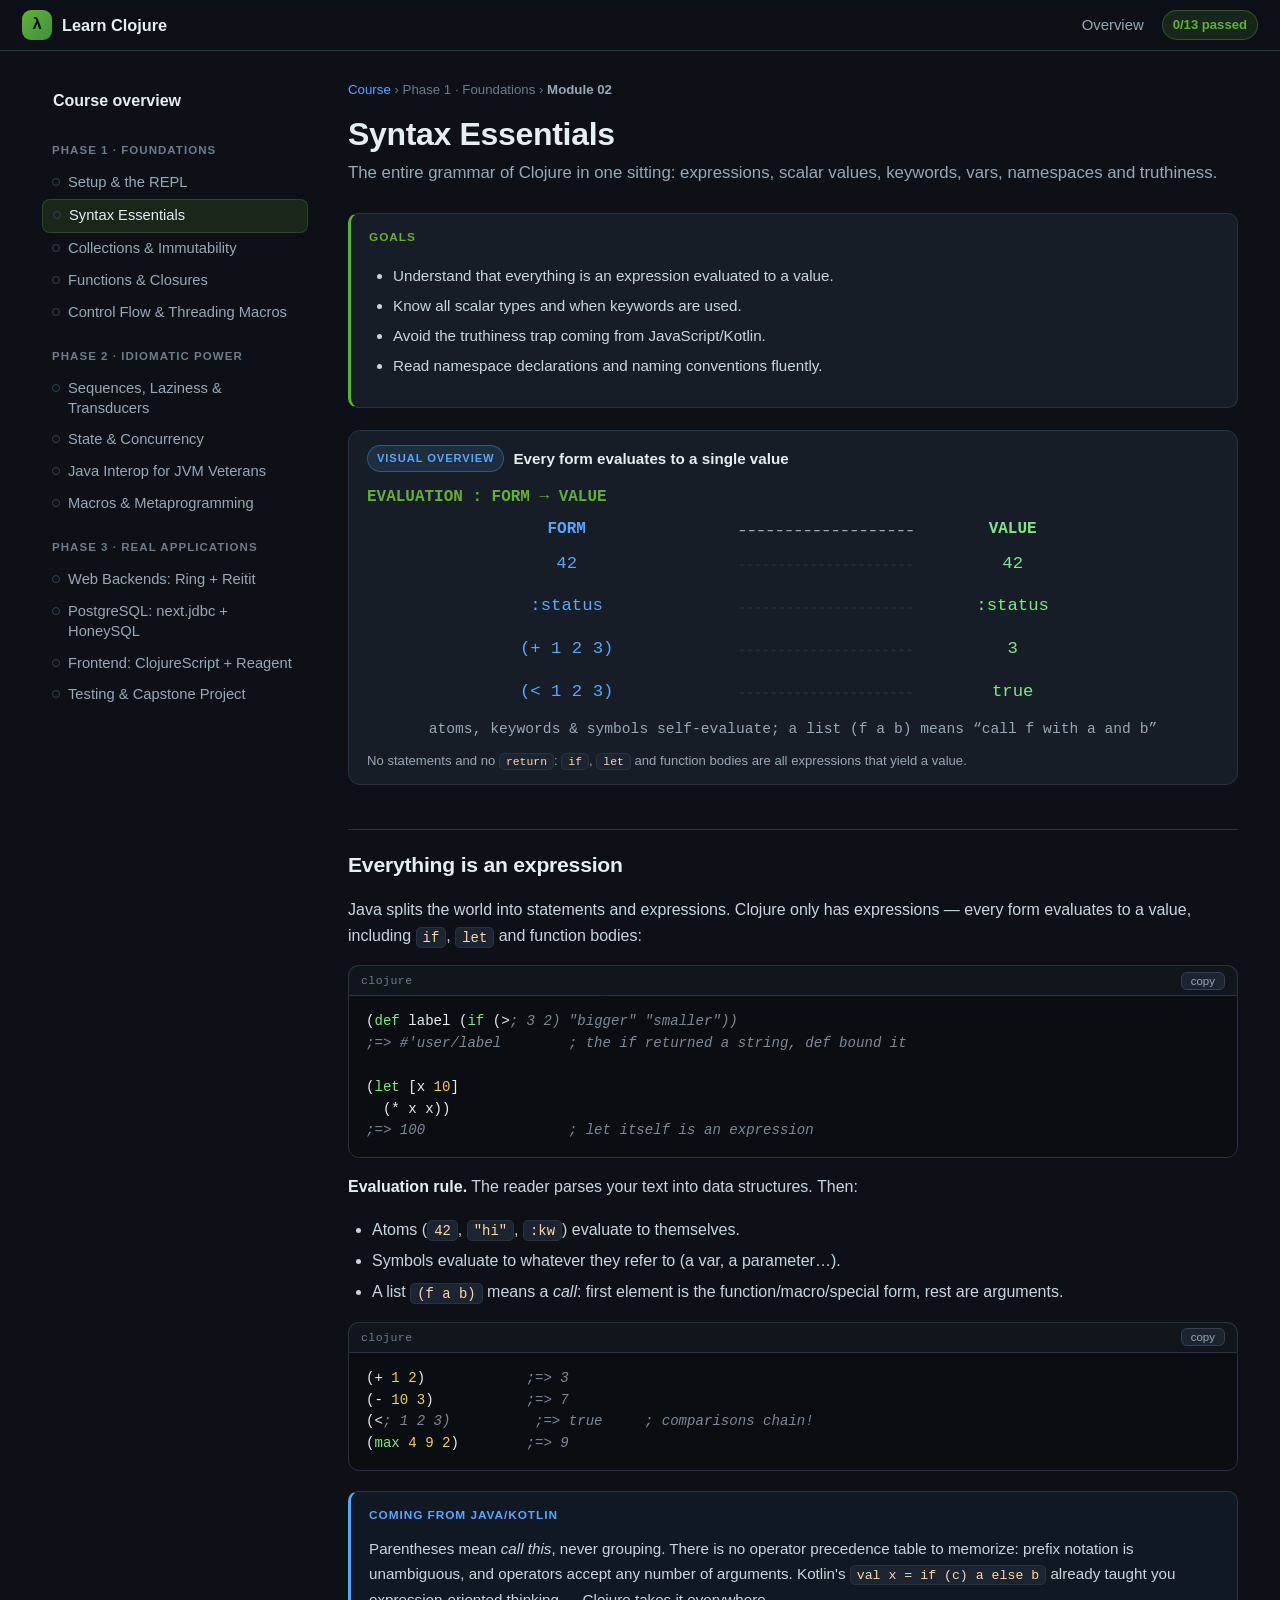
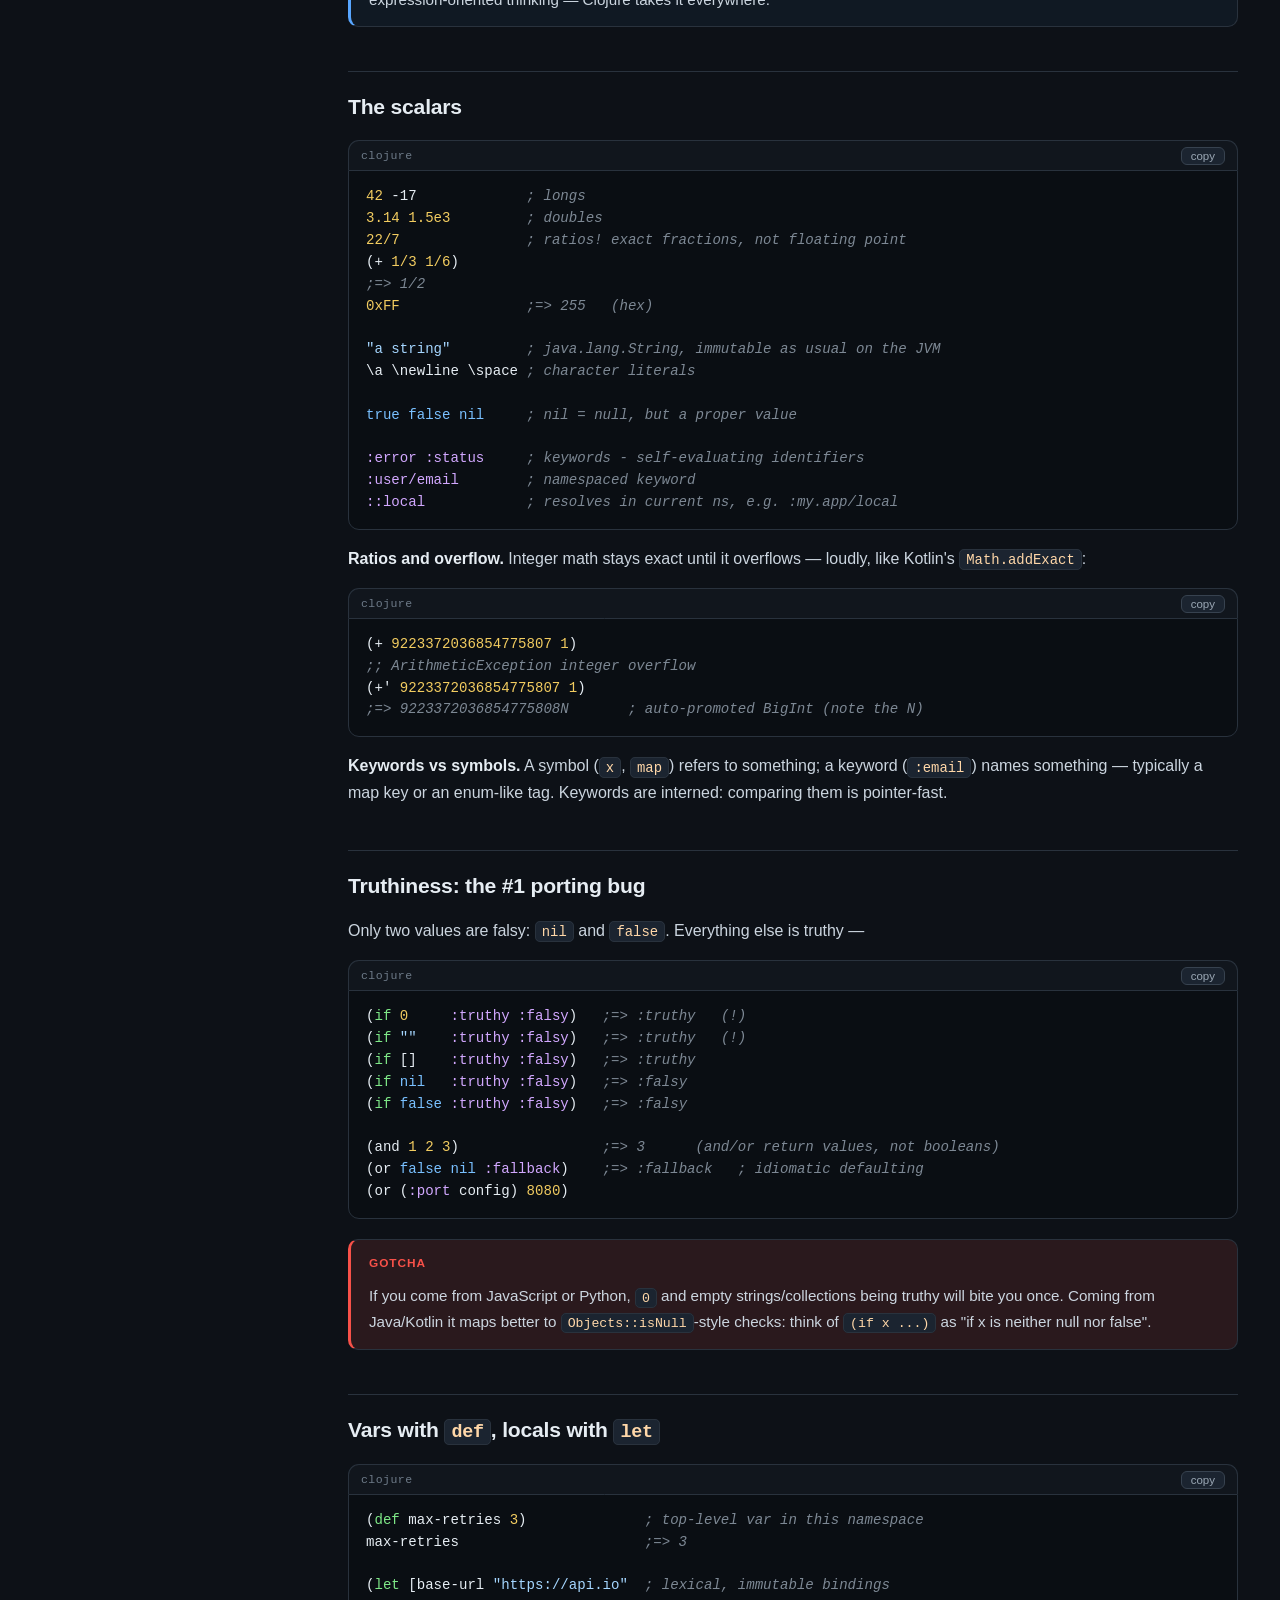
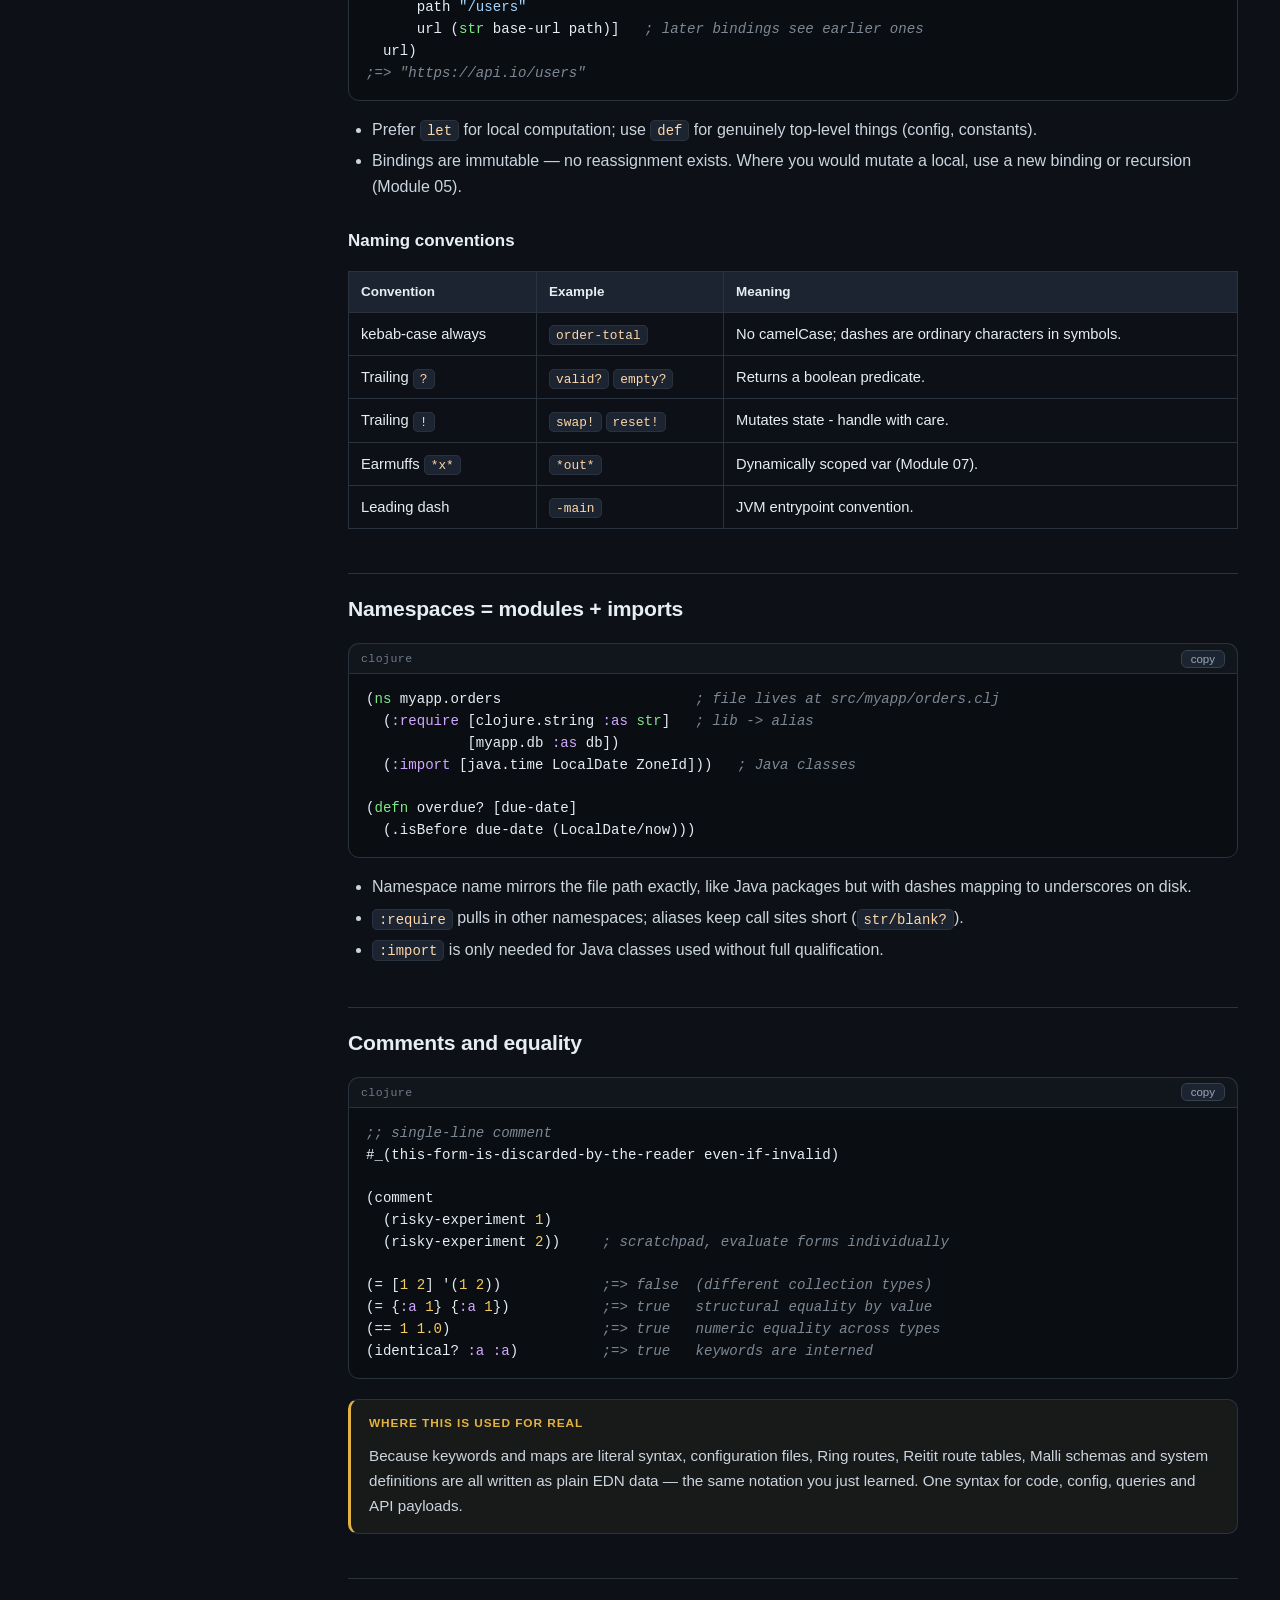
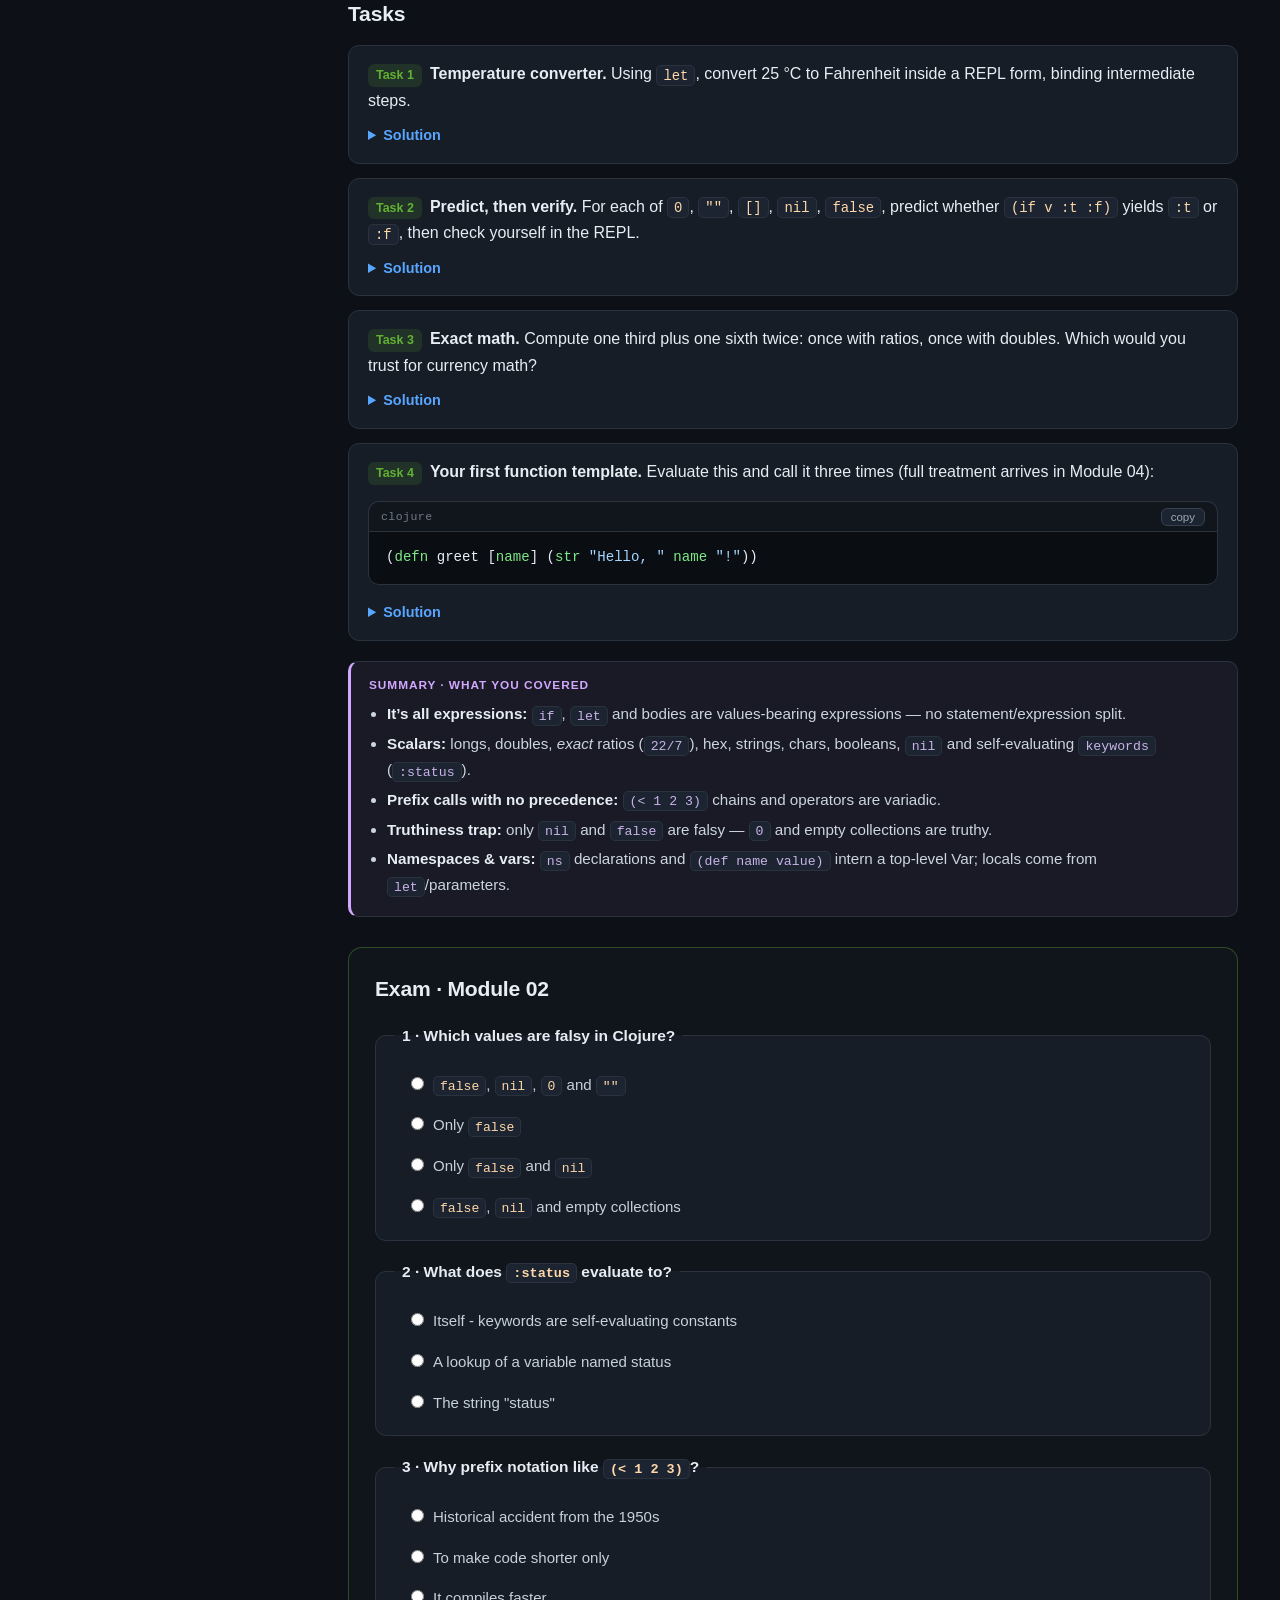
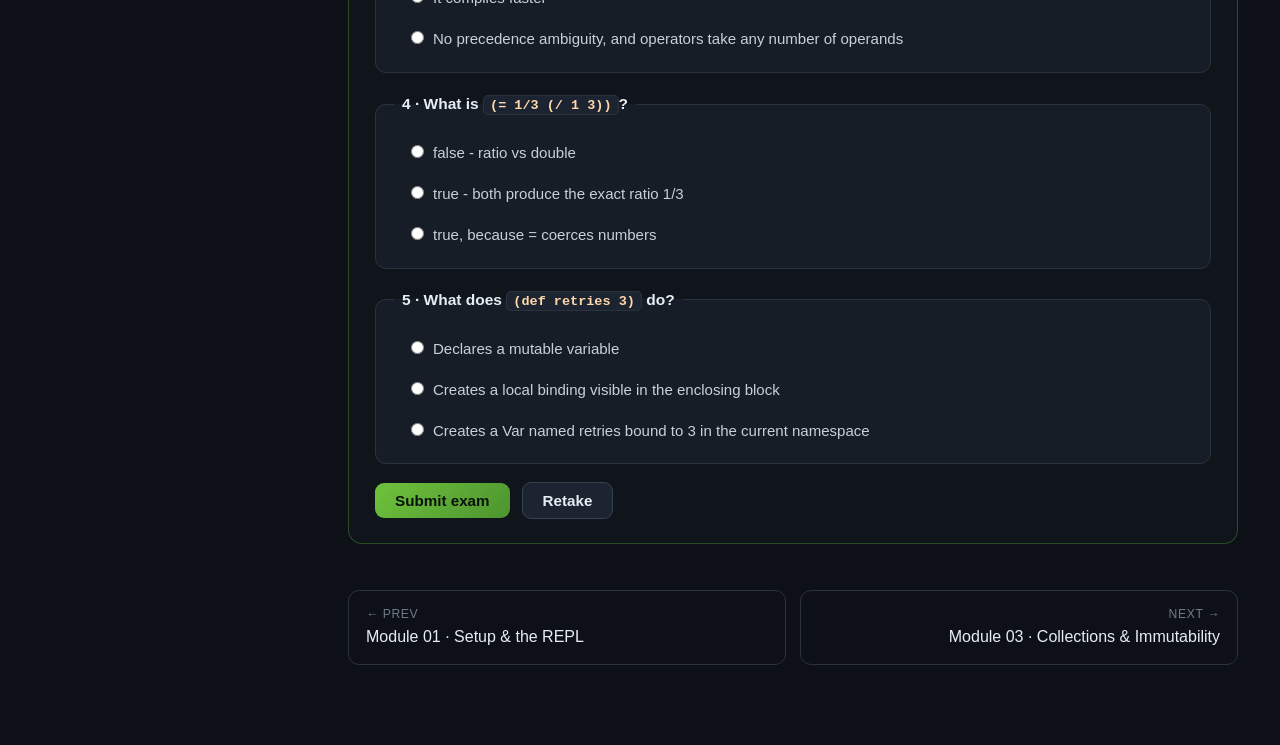
<file: m02-syntax-essentials.html>
<!DOCTYPE html>
<html lang="en">
<head>
<meta charset="UTF-8">
<meta name="viewport" content="width=device-width, initial-scale=1.0">
<title>Module 02 · Syntax Essentials — Learn Clojure</title>
<link rel="icon" href="data:image/svg+xml,%3Csvg xmlns='http://www.w3.org/2000/svg' viewBox='0 0 32 32'%3E%3Ccircle cx='16' cy='16' r='14' fill='%2363b132'/%3E%3Ctext x='16' y='22' font-size='17' text-anchor='middle' fill='%230d1117' font-family='monospace'%3E%CE%BB%3C/text%3E%3C/svg%3E">
<link rel="stylesheet" href="styles.css">
</head>
<body data-module="m02">

<header class="topbar">
  <a class="brand" href="index.html"><span class="lambda">&lambda;</span> Learn Clojure</a>
  <button id="menuBtn" type="button">Menu</button>
  <nav class="topnav">
    <a href="index.html">Overview</a>
    <span class="progress-chip" id="progressChip">0/13 passed</span>
  </nav>
</header>

<div class="layout">
  <aside class="sidebar" id="sidebar"></aside>

  <main class="content">
    <nav class="crumbs"><a href="index.html">Course</a> &rsaquo; Phase 1 &middot; Foundations &rsaquo; <b>Module 02</b></nav>
    <h1>Syntax Essentials</h1>
    <p class="subtitle">The entire grammar of Clojure in one sitting: expressions, scalar values, keywords, vars, namespaces and truthiness.</p>

    <div class="box goals">
      <div class="box-title">Goals</div>
      <ul>
        <li>Understand that everything is an expression evaluated to a value.</li>
        <li>Know all scalar types and when keywords are used.</li>
        <li>Avoid the truthiness trap coming from JavaScript/Kotlin.</li>
        <li>Read namespace declarations and naming conventions fluently.</li>
      </ul>
    </div>

    <figure class="figure">
      <div class="fig-head"><span class="fig-chip">Visual overview</span><span class="fig-title">Every form evaluates to a single value</span></div>
      <svg viewBox="0 0 640 200" role="img" aria-label="Form to value evaluation">
        <text x="0" y="16" fill="#63b132" font-family="monospace" font-size="12" font-weight="700">EVALUATION : FORM &rarr; VALUE</text>
        <text x="150" y="40" text-anchor="middle" fill="#58a6ff" font-family="monospace" font-size="12" font-weight="700">FORM</text>
        <text x="485" y="40" text-anchor="middle" fill="#7ee787" font-family="monospace" font-size="12" font-weight="700">VALUE</text>
        <line x1="280" y1="38" x2="410" y2="38" stroke="#9aa7b4" stroke-width="1" stroke-dasharray="4 3"/>
        <text x="150" y="66" text-anchor="middle" fill="#58a6ff" font-family="monospace" font-size="13">42</text>
        <text x="485" y="66" text-anchor="middle" fill="#7ee787" font-family="monospace" font-size="13">42</text>
        <line x1="280" y1="64" x2="410" y2="64" stroke="#29323d" stroke-width="1" stroke-dasharray="3 3"/>
        <text x="150" y="98" text-anchor="middle" fill="#58a6ff" font-family="monospace" font-size="13">:status</text>
        <text x="485" y="98" text-anchor="middle" fill="#7ee787" font-family="monospace" font-size="13">:status</text>
        <line x1="280" y1="96" x2="410" y2="96" stroke="#29323d" stroke-width="1" stroke-dasharray="3 3"/>
        <text x="150" y="130" text-anchor="middle" fill="#58a6ff" font-family="monospace" font-size="13">(+ 1 2 3)</text>
        <text x="485" y="130" text-anchor="middle" fill="#7ee787" font-family="monospace" font-size="13">3</text>
        <line x1="280" y1="128" x2="410" y2="128" stroke="#29323d" stroke-width="1" stroke-dasharray="3 3"/>
        <text x="150" y="162" text-anchor="middle" fill="#58a6ff" font-family="monospace" font-size="13">(&lt; 1 2 3)</text>
        <text x="485" y="162" text-anchor="middle" fill="#7ee787" font-family="monospace" font-size="13">true</text>
        <line x1="280" y1="160" x2="410" y2="160" stroke="#29323d" stroke-width="1" stroke-dasharray="3 3"/>
        <text x="320" y="190" text-anchor="middle" fill="#9aa7b4" font-family="monospace" font-size="11">atoms, keywords &amp; symbols self-evaluate; a list (f a b) means &ldquo;call f with a and b&rdquo;</text>
      </svg>
      <figcaption>No statements and no <code>return</code>: <code>if</code>, <code>let</code> and function bodies are all expressions that yield a value.</figcaption>
    </figure>

    <h2>Everything is an expression</h2>
    <p>Java splits the world into statements and expressions. Clojure only has expressions &mdash;
    every form evaluates to a value, including <code>if</code>, <code>let</code> and function bodies:</p>
    <pre><code class="language-clojure">(def label (if (&gt; 3 2) "bigger" "smaller"))
;=&gt; #'user/label        ; the if returned a string, def bound it

(let [x 10]
  (* x x))
;=&gt; 100                 ; let itself is an expression</code></pre>

    <p><strong>Evaluation rule.</strong> The reader parses your text into data structures. Then:</p>
    <ul>
      <li>Atoms (<code>42</code>, <code>"hi"</code>, <code>:kw</code>) evaluate to themselves.</li>
      <li>Symbols evaluate to whatever they refer to (a var, a parameter&hellip;).</li>
      <li>A list <code>(f a b)</code> means a <em>call</em>: first element is the function/macro/special form, rest are arguments.</li>
    </ul>
    <pre><code class="language-clojure">(+ 1 2)            ;=&gt; 3
(- 10 3)           ;=&gt; 7
(&lt; 1 2 3)          ;=&gt; true     ; comparisons chain!
(max 4 9 2)        ;=&gt; 9</code></pre>

    <div class="box analogy">
      <div class="box-title">Coming from Java/Kotlin</div>
      <p>Parentheses mean <em>call this</em>, never grouping. There is no operator precedence table to memorize:
      prefix notation is unambiguous, and operators accept any number of arguments.
      Kotlin's <code>val x = if (c) a else b</code> already taught you expression-oriented thinking &mdash;
      Clojure takes it everywhere.</p>
    </div>

    <h2>The scalars</h2>
    <pre><code class="language-clojure">42 -17             ; longs
3.14 1.5e3         ; doubles
22/7               ; ratios! exact fractions, not floating point
(+ 1/3 1/6)
;=&gt; 1/2
0xFF               ;=&gt; 255   (hex)

"a string"         ; java.lang.String, immutable as usual on the JVM
\a \newline \space ; character literals

true false nil     ; nil = null, but a proper value

:error :status     ; keywords - self-evaluating identifiers
:user/email        ; namespaced keyword
::local            ; resolves in current ns, e.g. :my.app/local</code></pre>

    <p><strong>Ratios and overflow.</strong> Integer math stays exact until it overflows &mdash; loudly,
    like Kotlin's <code>Math.addExact</code>:</p>
    <pre><code class="language-clojure">(+ 9223372036854775807 1)
;; ArithmeticException integer overflow
(+' 9223372036854775807 1)
;=&gt; 9223372036854775808N       ; auto-promoted BigInt (note the N)</code></pre>

    <p><strong>Keywords vs symbols.</strong> A symbol (<code>x</code>, <code>map</code>) refers to something;
    a keyword (<code>:email</code>) names something &mdash; typically a map key or an enum-like tag.
    Keywords are interned: comparing them is pointer-fast.</p>

    <h2>Truthiness: the #1 porting bug</h2>
    <p>Only two values are falsy: <code>nil</code> and <code>false</code>. Everything else is truthy &mdash;</p>
    <pre><code class="language-clojure">(if 0     :truthy :falsy)   ;=&gt; :truthy   (!)
(if ""    :truthy :falsy)   ;=&gt; :truthy   (!)
(if []    :truthy :falsy)   ;=&gt; :truthy
(if nil   :truthy :falsy)   ;=&gt; :falsy
(if false :truthy :falsy)   ;=&gt; :falsy

(and 1 2 3)                 ;=&gt; 3      (and/or return values, not booleans)
(or false nil :fallback)    ;=&gt; :fallback   ; idiomatic defaulting
(or (:port config) 8080)</code></pre>

    <div class="box warn">
      <div class="box-title">Gotcha</div>
      <p>If you come from JavaScript or Python, <code>0</code> and empty strings/collections being truthy will bite you once.
      Coming from Java/Kotlin it maps better to <code>Objects::isNull</code>-style checks: think of
      <code>(if x ...)</code> as "if x is neither null nor false".</p>
    </div>

    <h2>Vars with <code>def</code>, locals with <code>let</code></h2>
    <pre><code class="language-clojure">(def max-retries 3)              ; top-level var in this namespace
max-retries                      ;=&gt; 3

(let [base-url "https://api.io"  ; lexical, immutable bindings
      path "/users"
      url (str base-url path)]   ; later bindings see earlier ones
  url)
;=&gt; "https://api.io/users"</code></pre>
    <ul>
      <li>Prefer <code>let</code> for local computation; use <code>def</code> for genuinely top-level things (config, constants).</li>
      <li>Bindings are immutable &mdash; no reassignment exists. Where you would mutate a local, use a new binding or recursion (Module 05).</li>
    </ul>

    <h3>Naming conventions</h3>
    <table>
      <tr><th>Convention</th><th>Example</th><th>Meaning</th></tr>
      <tr><td>kebab-case always</td><td><code>order-total</code></td><td>No camelCase; dashes are ordinary characters in symbols.</td></tr>
      <tr><td>Trailing <code>?</code></td><td><code>valid?</code> <code>empty?</code></td><td>Returns a boolean predicate.</td></tr>
      <tr><td>Trailing <code>!</code></td><td><code>swap!</code> <code>reset!</code></td><td>Mutates state - handle with care.</td></tr>
      <tr><td>Earmuffs <code>*x*</code></td><td><code>*out*</code></td><td>Dynamically scoped var (Module 07).</td></tr>
      <tr><td>Leading dash</td><td><code>-main</code></td><td>JVM entrypoint convention.</td></tr>
    </table>

    <h2>Namespaces = modules + imports</h2>
    <pre><code class="language-clojure">(ns myapp.orders                       ; file lives at src/myapp/orders.clj
  (:require [clojure.string :as str]   ; lib -&gt; alias
            [myapp.db :as db])
  (:import [java.time LocalDate ZoneId]))   ; Java classes

(defn overdue? [due-date]
  (.isBefore due-date (LocalDate/now)))</code></pre>
    <ul>
      <li>Namespace name mirrors the file path exactly, like Java packages but with dashes mapping to underscores on disk.</li>
      <li><code>:require</code> pulls in other namespaces; aliases keep call sites short (<code>str/blank?</code>).</li>
      <li><code>:import</code> is only needed for Java classes used without full qualification.</li>
    </ul>

    <h2>Comments and equality</h2>
    <pre><code class="language-clojure">;; single-line comment
#_(this-form-is-discarded-by-the-reader even-if-invalid)

(comment
  (risky-experiment 1)
  (risky-experiment 2))     ; scratchpad, evaluate forms individually

(= [1 2] '(1 2))            ;=&gt; false  (different collection types)
(= {:a 1} {:a 1})           ;=&gt; true   structural equality by value
(== 1 1.0)                  ;=&gt; true   numeric equality across types
(identical? :a :a)          ;=&gt; true   keywords are interned</code></pre>

    <div class="box usecase">
      <div class="box-title">Where this is used for real</div>
      <p>Because keywords and maps are literal syntax, configuration files, Ring routes, Reitit route tables,
      Malli schemas and system definitions are all written as plain EDN data &mdash; the same notation you just
      learned. One syntax for code, config, queries and API payloads.</p>
    </div>

    <h2>Tasks</h2>
    <div class="task">
      <span class="tnum">Task 1</span><strong>Temperature converter.</strong> Using <code>let</code>, convert
      25&nbsp;&deg;C to Fahrenheit inside a REPL form, binding intermediate steps.
      <details class="solution"><summary>Solution</summary>
        <pre><code class="language-clojure">(let [celsius 25
      fahrenheit (+ (* celsius 9/5) 32)]
  fahrenheit)
;=&gt; 77</code></pre>
      </details>
    </div>
    <div class="task">
      <span class="tnum">Task 2</span><strong>Predict, then verify.</strong> For each of <code>0</code>,
      <code>""</code>, <code>[]</code>, <code>nil</code>, <code>false</code>, predict whether <code>(if v :t :f)</code>
      yields <code>:t</code> or <code>:f</code>, then check yourself in the REPL.
      <details class="solution"><summary>Solution</summary>
        <pre><code class="language-clojure">(map #(if % :t :f) [0 "" [] nil false])
;=&gt; (:t :t :t :f :f)     ; only nil/false are falsy</code></pre>
      </details>
    </div>
    <div class="task">
      <span class="tnum">Task 3</span><strong>Exact math.</strong> Compute one third plus one sixth twice:
      once with ratios, once with doubles. Which would you trust for currency math?
      <details class="solution"><summary>Solution</summary>
        <pre><code class="language-clojure">(+' 1/3 1/6)      ;=&gt; 1/2
(+ 0.3333333333333333 0.16666666666666666)
;=&gt; 0.49999999999999994
;; In production you would reach for BigDecimal via interop (Module 08).</code></pre>
      </details>
    </div>
    <div class="task">
      <span class="tnum">Task 4</span><strong>Your first function template.</strong> Evaluate this and call it
      three times (full treatment arrives in Module 04):
      <pre><code class="language-clojure">(defn greet [name] (str "Hello, " name "!"))</code></pre>
      <details class="solution"><summary>Solution</summary>
        <pre><code class="language-clojure">(greet "Ada")     ;=&gt; "Hello, Ada!"
(greet "Linus")   ;=&gt; "Hello, Linus!"
(greet "")        ;=&gt; "Hello, !"   ; empty string is still truthy</code></pre>
      </details>
    </div>

    <div class="box recap">
      <div class="box-title">Summary &middot; what you covered</div>
      <ul>
        <li><strong>It&rsquo;s all expressions:</strong> <code>if</code>, <code>let</code> and bodies are values-bearing expressions &mdash; no statement/expression split.</li>
        <li><strong>Scalars:</strong> longs, doubles, <em>exact</em> ratios (<code>22/7</code>), hex, strings, chars, booleans, <code>nil</code> and self-evaluating <code>keywords</code> (<code>:status</code>).</li>
        <li><strong>Prefix calls with no precedence:</strong> <code>(&lt; 1 2 3)</code> chains and operators are variadic.</li>
        <li><strong>Truthiness trap:</strong> only <code>nil</code> and <code>false</code> are falsy &mdash; <code>0</code> and empty collections are truthy.</li>
        <li><strong>Namespaces &amp; vars:</strong> <code>ns</code> declarations and <code>(def name value)</code> intern a top-level Var; locals come from <code>let</code>/parameters.</li>
      </ul>
    </div>

    <section class="exam">
      <h2>Exam &middot; Module 02</h2>
      <form class="quiz" data-quiz="m02">
        <fieldset class="q" data-answer="c">
          <legend>1 &middot; Which values are falsy in Clojure?</legend>
          <label><input type="radio" name="m02q1" value="a"><span><code>false</code>, <code>nil</code>, <code>0</code> and <code>""</code></span></label>
          <label><input type="radio" name="m02q1" value="b"><span>Only <code>false</code></span></label>
          <label><input type="radio" name="m02q1" value="c"><span>Only <code>false</code> and <code>nil</code></span></label>
          <label><input type="radio" name="m02q1" value="d"><span><code>false</code>, <code>nil</code> and empty collections</span></label>
          <div class="explain" hidden>Clojure has minimal falsiness: exactly <code>nil</code> and <code>false</code>. Zero and empty collections are truthy - unlike JavaScript or Python.</div>
        </fieldset>
        <fieldset class="q" data-answer="a">
          <legend>2 &middot; What does <code>:status</code> evaluate to?</legend>
          <label><input type="radio" name="m02q2" value="a"><span>Itself - keywords are self-evaluating constants</span></label>
          <label><input type="radio" name="m02q2" value="b"><span>A lookup of a variable named status</span></label>
          <label><input type="radio" name="m02q2" value="c"><span>The string "status"</span></label>
          <div class="explain" hidden>Keywords evaluate to themselves, which makes them perfect stable tags and map keys.</div>
        </fieldset>
        <fieldset class="q" data-answer="d">
          <legend>3 &middot; Why prefix notation like <code>(&lt; 1 2 3)</code>?</legend>
          <label><input type="radio" name="m02q3" value="a"><span>Historical accident from the 1950s</span></label>
          <label><input type="radio" name="m02q3" value="b"><span>To make code shorter only</span></label>
          <label><input type="radio" name="m02q3" value="c"><span>It compiles faster</span></label>
          <label><input type="radio" name="m02q3" value="d"><span>No precedence ambiguity, and operators take any number of operands</span></label>
          <div class="explain" hidden>Prefix calls remove precedence rules entirely and let comparison/arithmetic operators be variadic.</div>
        </fieldset>
        <fieldset class="q" data-answer="b">
          <legend>4 &middot; What is <code>(= 1/3 (/ 1 3))</code>?</legend>
          <label><input type="radio" name="m02q4" value="a"><span>false - ratio vs double</span></label>
          <label><input type="radio" name="m02q4" value="b"><span>true - both produce the exact ratio 1/3</span></label>
          <label><input type="radio" name="m02q4" value="c"><span>true, because = coerces numbers</span></label>
          <div class="explain" hidden><code>(/ 1 3)</code> returns the ratio <code>1/3</code>, not 0.333..., so both sides are identical values. Use <code>==</code> to compare numerically across types.</div>
        </fieldset>
        <fieldset class="q" data-answer="c">
          <legend>5 &middot; What does <code>(def retries 3)</code> do?</legend>
          <label><input type="radio" name="m02q5" value="a"><span>Declares a mutable variable</span></label>
          <label><input type="radio" name="m02q5" value="b"><span>Creates a local binding visible in the enclosing block</span></label>
          <label><input type="radio" name="m02q5" value="c"><span>Creates a Var named retries bound to 3 in the current namespace</span></label>
          <div class="explain" hidden><code>def</code> interns a top-level Var. Locals come from <code>let</code> or function parameters.</div>
        </fieldset>
        <div class="quiz-actions">
          <button type="submit" class="btn">Submit exam</button>
          <button type="button" class="btn secondary retake" hidden>Retake</button>
        </div>
        <div class="result" hidden></div>
      </form>
    </section>

    <nav class="pager">
      <a href="m01-setup-and-repl.html"><span class="dir">&larr; PREV</span>Module 01 &middot; Setup &amp; the REPL</a>
      <a class="next" href="m03-collections-immutability.html"><span class="dir">NEXT &rarr;</span>Module 03 &middot; Collections &amp; Immutability</a>
    </nav>
  </main>
</div>

<script src="app.js"></script>
</body>
</html>
</file>
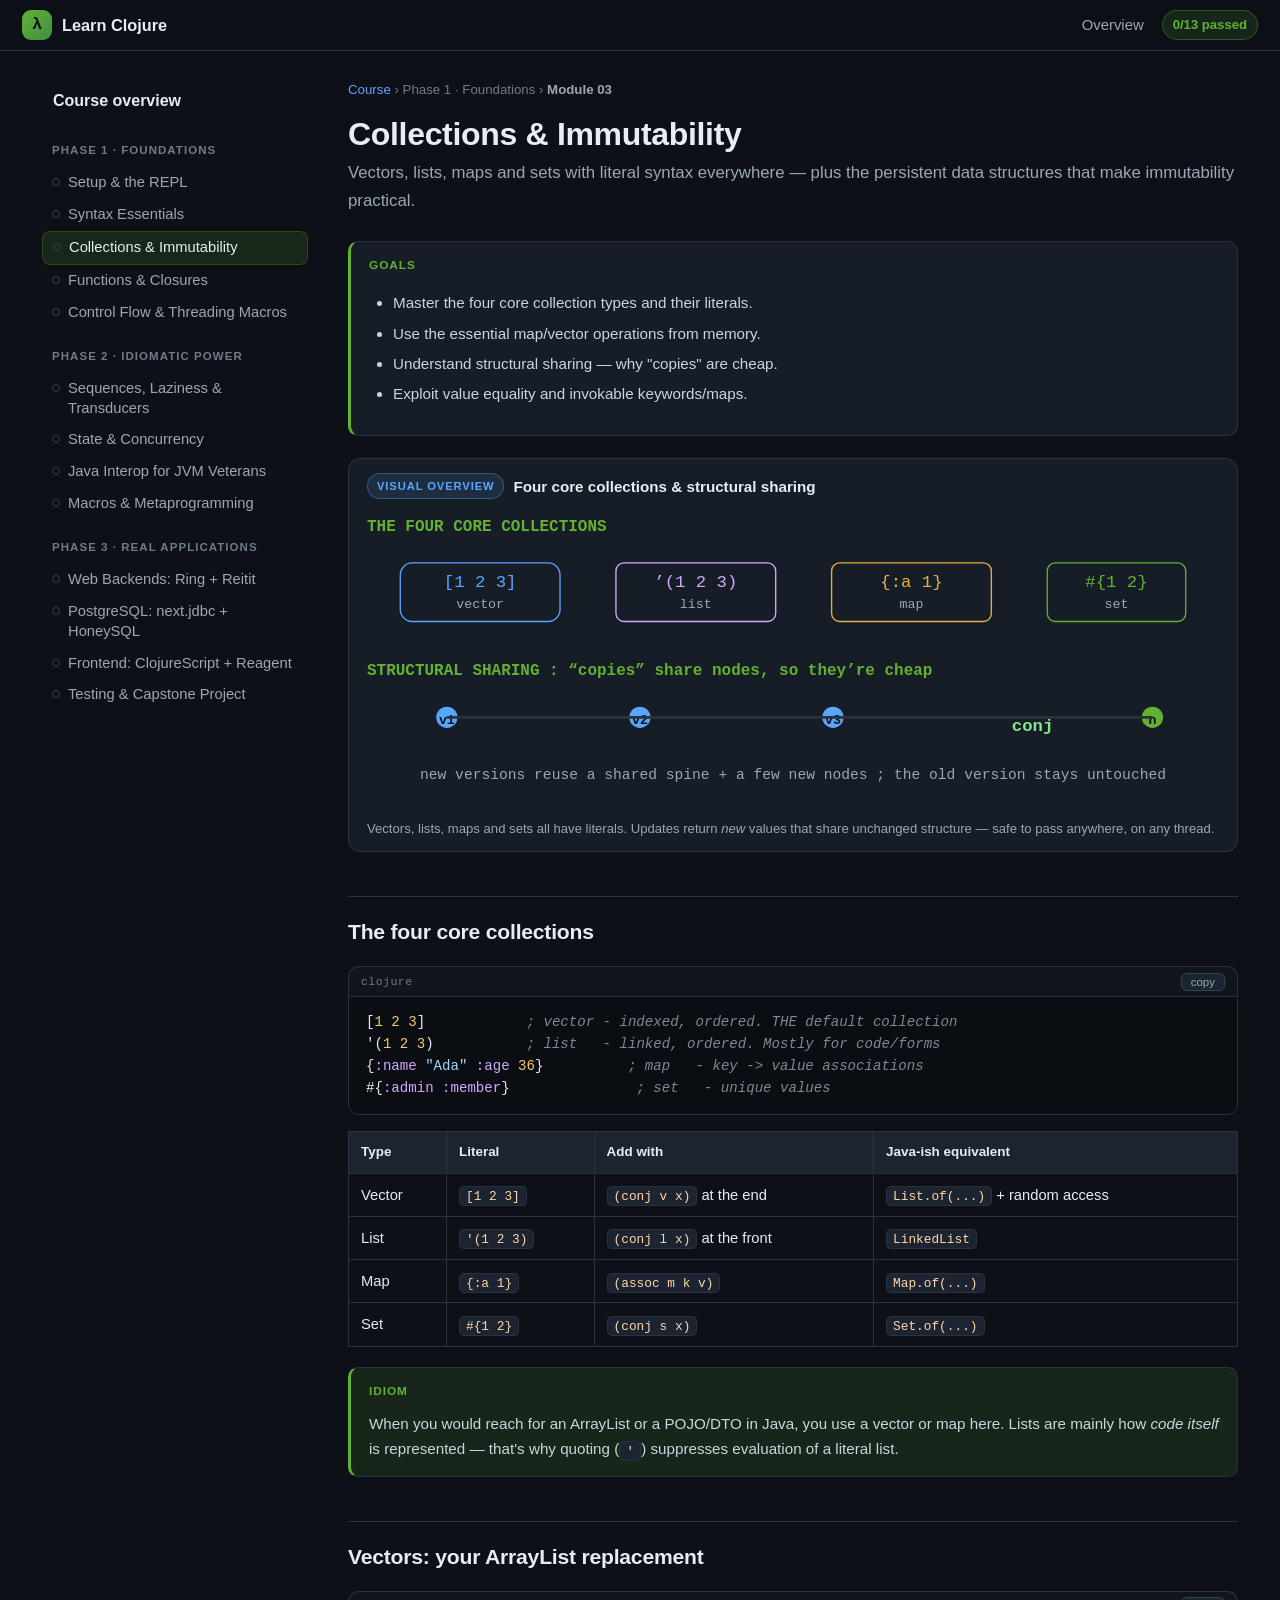
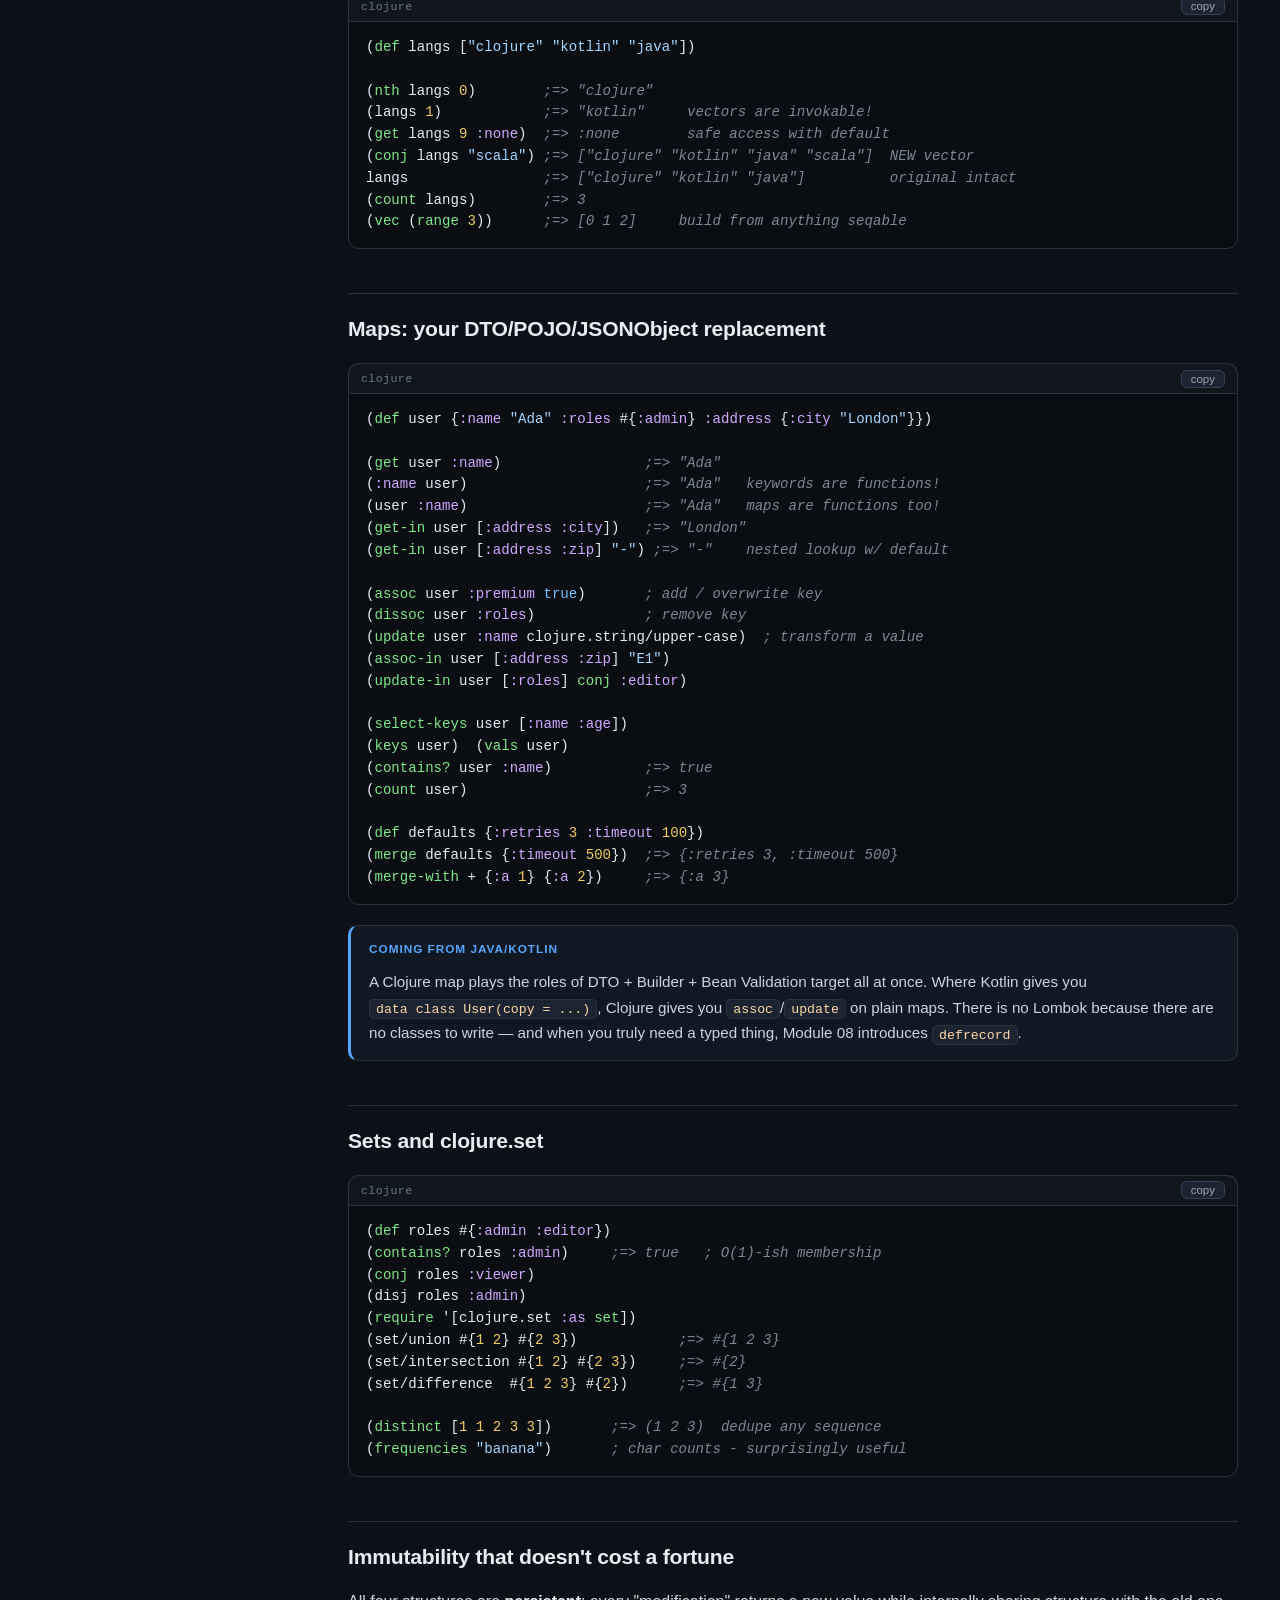
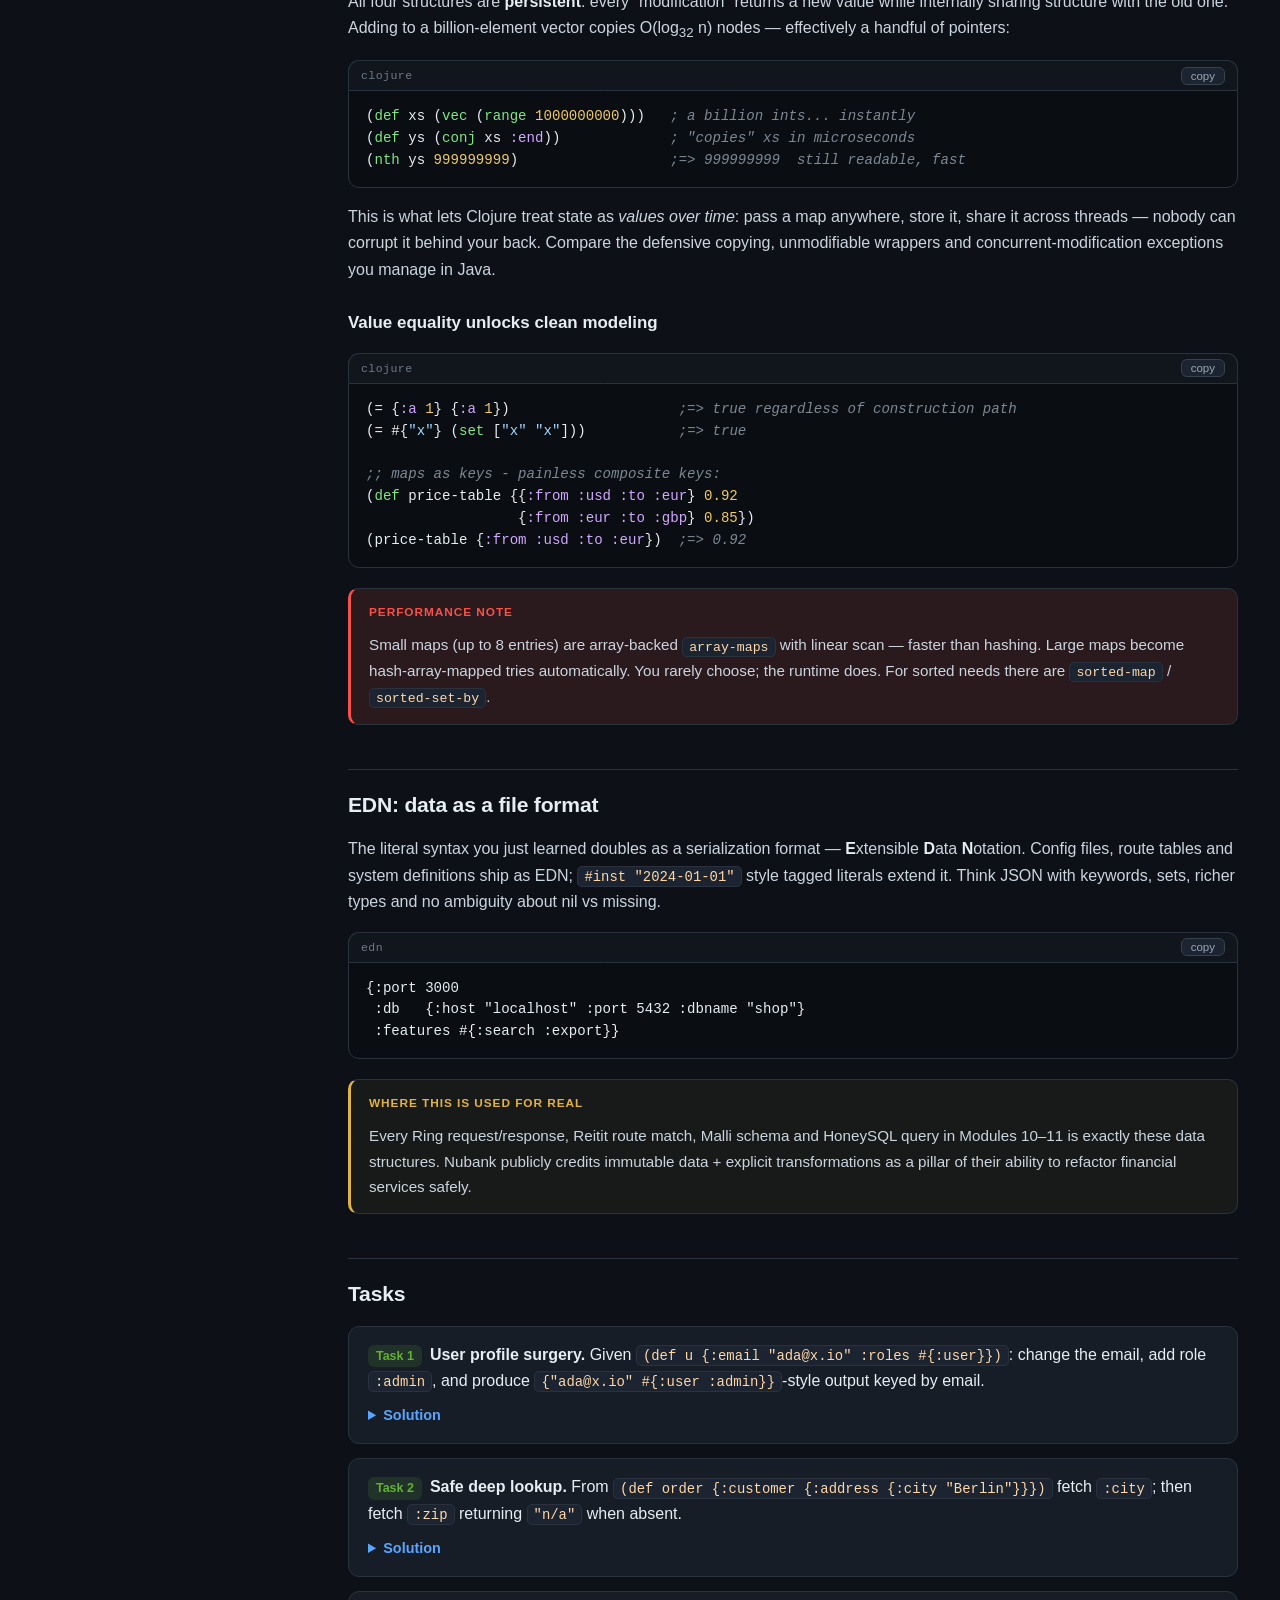
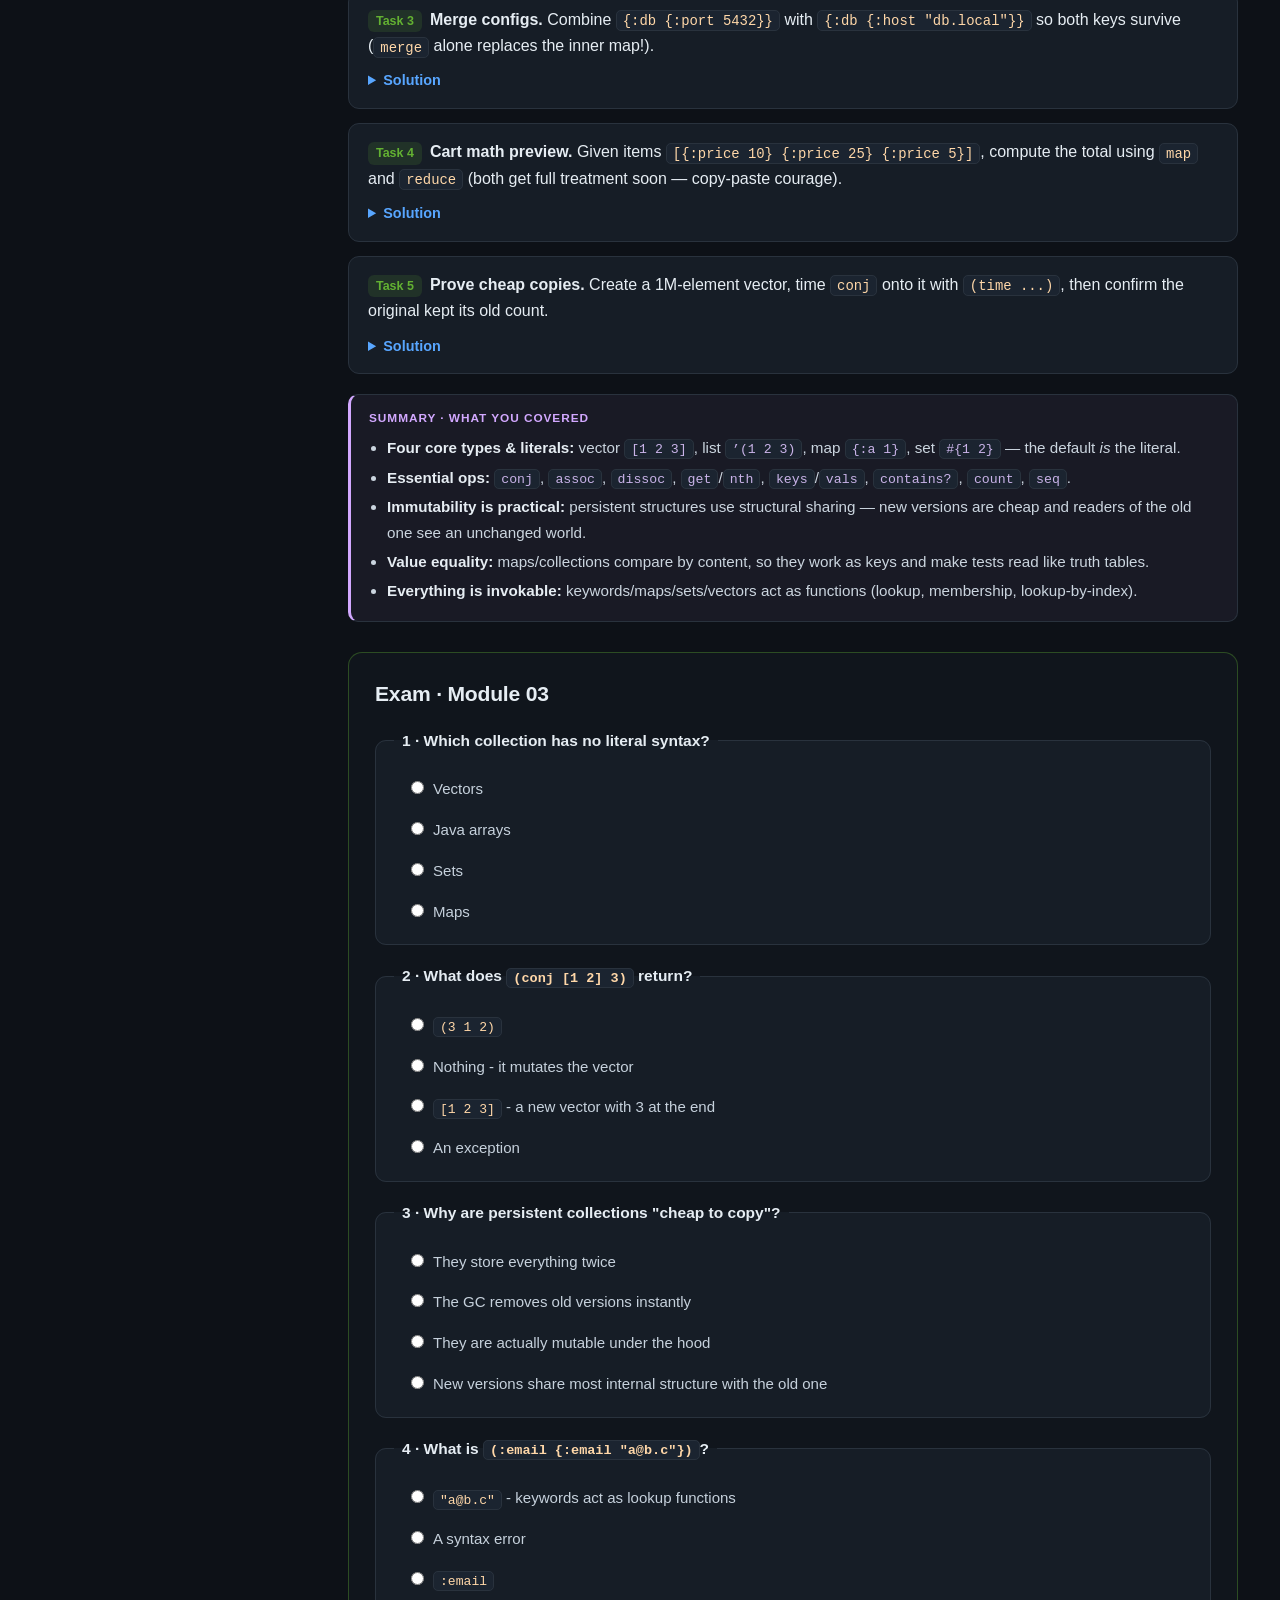
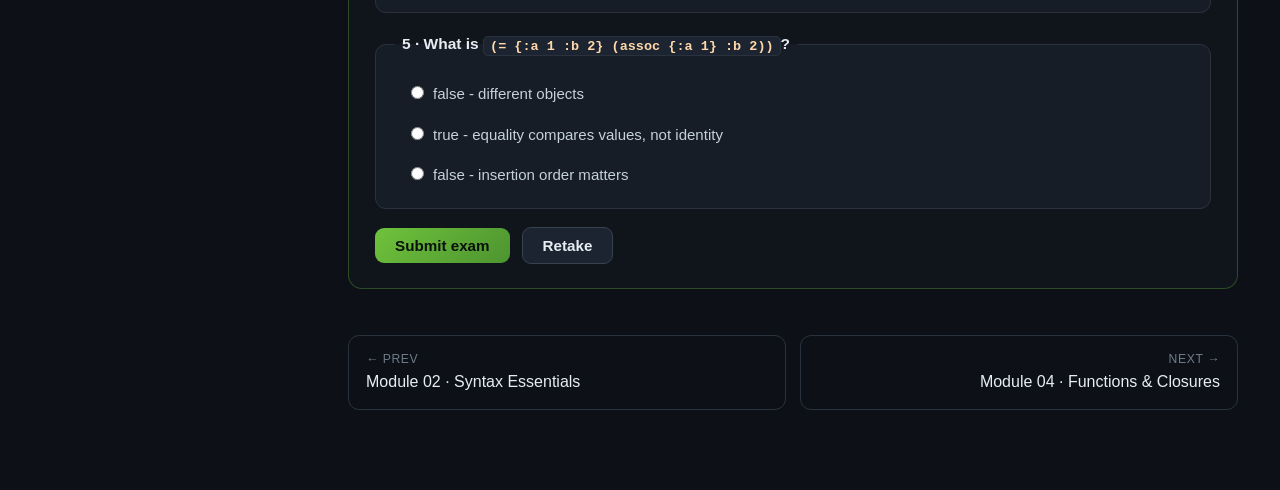
<file: m03-collections-immutability.html>
<!DOCTYPE html>
<html lang="en">
<head>
<meta charset="UTF-8">
<meta name="viewport" content="width=device-width, initial-scale=1.0">
<title>Module 03 · Collections &amp; Immutability — Learn Clojure</title>
<link rel="icon" href="data:image/svg+xml,%3Csvg xmlns='http://www.w3.org/2000/svg' viewBox='0 0 32 32'%3E%3Ccircle cx='16' cy='16' r='14' fill='%2363b132'/%3E%3Ctext x='16' y='22' font-size='17' text-anchor='middle' fill='%230d1117' font-family='monospace'%3E%CE%BB%3C/text%3E%3C/svg%3E">
<link rel="stylesheet" href="styles.css">
</head>
<body data-module="m03">

<header class="topbar">
  <a class="brand" href="index.html"><span class="lambda">&lambda;</span> Learn Clojure</a>
  <button id="menuBtn" type="button">Menu</button>
  <nav class="topnav">
    <a href="index.html">Overview</a>
    <span class="progress-chip" id="progressChip">0/13 passed</span>
  </nav>
</header>

<div class="layout">
  <aside class="sidebar" id="sidebar"></aside>

  <main class="content">
    <nav class="crumbs"><a href="index.html">Course</a> &rsaquo; Phase 1 &middot; Foundations &rsaquo; <b>Module 03</b></nav>
    <h1>Collections &amp; Immutability</h1>
    <p class="subtitle">Vectors, lists, maps and sets with literal syntax everywhere &mdash; plus the persistent data structures that make immutability practical.</p>

    <div class="box goals">
      <div class="box-title">Goals</div>
      <ul>
        <li>Master the four core collection types and their literals.</li>
        <li>Use the essential map/vector operations from memory.</li>
        <li>Understand structural sharing &mdash; why "copies" are cheap.</li>
        <li>Exploit value equality and invokable keywords/maps.</li>
      </ul>
    </div>

    <figure class="figure">
      <div class="fig-head"><span class="fig-chip">Visual overview</span><span class="fig-title">Four core collections &amp; structural sharing</span></div>
      <svg viewBox="0 0 640 230" role="img" aria-label="Collections and structural sharing">
        <text x="0" y="18" fill="#63b132" font-family="monospace" font-size="12" font-weight="700">THE FOUR CORE COLLECTIONS</text>
        <rect x="25" y="42" width="120" height="44" rx="9" fill="#161d26" stroke="#58a6ff"/>
        <text x="85" y="60" text-anchor="middle" fill="#58a6ff" font-family="monospace" font-size="13">[1 2 3]</text>
        <text x="85" y="76" text-anchor="middle" fill="#9aa7b4" font-family="monospace" font-size="10">vector</text>
        <rect x="187" y="42" width="120" height="44" rx="6" fill="#161d26" stroke="#d2a8ff"/>
        <text x="247" y="60" text-anchor="middle" fill="#d2a8ff" font-family="monospace" font-size="13">&rsquo;(1 2 3)</text>
        <text x="247" y="76" text-anchor="middle" fill="#9aa7b4" font-family="monospace" font-size="10">list</text>
        <rect x="349" y="42" width="120" height="44" rx="6" fill="#161d26" stroke="#e3b341"/>
        <text x="409" y="60" text-anchor="middle" fill="#e3b341" font-family="monospace" font-size="13">{:a 1}</text>
        <text x="409" y="76" text-anchor="middle" fill="#9aa7b4" font-family="monospace" font-size="10">map</text>
        <rect x="511" y="42" width="104" height="44" rx="6" fill="#161d26" stroke="#63b132"/>
        <text x="563" y="60" text-anchor="middle" fill="#63b132" font-family="monospace" font-size="13">#{1 2}</text>
        <text x="563" y="76" text-anchor="middle" fill="#9aa7b4" font-family="monospace" font-size="10">set</text>
        <text x="0" y="126" fill="#63b132" font-family="monospace" font-size="12" font-weight="700">STRUCTURAL SHARING : &ldquo;copies&rdquo; share nodes, so they&rsquo;re cheap</text>
        <circle cx="60" cy="158" r="8" fill="#58a6ff"/>
        <text x="60" y="163" text-anchor="middle" fill="#0d1117" font-family="monospace" font-size="10" font-weight="700">v1</text>
        <circle cx="205" cy="158" r="8" fill="#58a6ff"/>
        <text x="205" y="163" text-anchor="middle" fill="#0d1117" font-family="monospace" font-size="10" font-weight="700">v2</text>
        <circle cx="350" cy="158" r="8" fill="#58a6ff"/>
        <text x="350" y="163" text-anchor="middle" fill="#0d1117" font-family="monospace" font-size="10" font-weight="700">v3</text>
        <text x="500" y="168" text-anchor="middle" fill="#7ee787" font-family="monospace" font-size="13" font-weight="700">conj</text>
        <circle cx="590" cy="158" r="8" fill="#63b132"/>
        <text x="590" y="163" text-anchor="middle" fill="#0d1117" font-family="monospace" font-size="10" font-weight="700">n</text>
        <line x1="60" y1="158" x2="590" y2="158" stroke="#29323d" stroke-width="2"/>
        <text x="320" y="204" text-anchor="middle" fill="#9aa7b4" font-family="monospace" font-size="11">new versions reuse a shared spine + a few new nodes ; the old version stays untouched</text>
      </svg>
      <figcaption>Vectors, lists, maps and sets all have literals. Updates return <em>new</em> values that share unchanged structure &mdash; safe to pass anywhere, on any thread.</figcaption>
    </figure>

    <h2>The four core collections</h2>
    <pre><code class="language-clojure">[1 2 3]            ; vector - indexed, ordered. THE default collection
'(1 2 3)           ; list   - linked, ordered. Mostly for code/forms
{:name "Ada" :age 36}          ; map   - key -&gt; value associations
#{:admin :member}               ; set   - unique values</code></pre>
    <table>
      <tr><th>Type</th><th>Literal</th><th>Add with</th><th>Java-ish equivalent</th></tr>
      <tr><td>Vector</td><td><code>[1 2 3]</code></td><td><code>(conj v x)</code> at the end</td><td><code>List.of(...)</code> + random access</td></tr>
      <tr><td>List</td><td><code>'(1 2 3)</code></td><td><code>(conj l x)</code> at the front</td><td><code>LinkedList</code></td></tr>
      <tr><td>Map</td><td><code>{:a 1}</code></td><td><code>(assoc m k v)</code></td><td><code>Map.of(...)</code></td></tr>
      <tr><td>Set</td><td><code>#{1 2}</code></td><td><code>(conj s x)</code></td><td><code>Set.of(...)</code></td></tr>
    </table>
    <div class="box tip">
      <div class="box-title">Idiom</div>
      <p>When you would reach for an ArrayList or a POJO/DTO in Java, you use a vector or map here.
      Lists are mainly how <em>code itself</em> is represented &mdash; that's why quoting (<code>'</code>)
      suppresses evaluation of a literal list.</p>
    </div>

    <h2>Vectors: your ArrayList replacement</h2>
    <pre><code class="language-clojure">(def langs ["clojure" "kotlin" "java"])

(nth langs 0)        ;=&gt; "clojure"
(langs 1)            ;=&gt; "kotlin"     vectors are invokable!
(get langs 9 :none)  ;=&gt; :none        safe access with default
(conj langs "scala") ;=&gt; ["clojure" "kotlin" "java" "scala"]  NEW vector
langs                ;=&gt; ["clojure" "kotlin" "java"]          original intact
(count langs)        ;=&gt; 3
(vec (range 3))      ;=&gt; [0 1 2]     build from anything seqable</code></pre>

    <h2>Maps: your DTO/POJO/JSONObject replacement</h2>
    <pre><code class="language-clojure">(def user {:name "Ada" :roles #{:admin} :address {:city "London"}})

(get user :name)                 ;=&gt; "Ada"
(:name user)                     ;=&gt; "Ada"   keywords are functions!
(user :name)                     ;=&gt; "Ada"   maps are functions too!
(get-in user [:address :city])   ;=&gt; "London"
(get-in user [:address :zip] "-") ;=&gt; "-"    nested lookup w/ default

(assoc user :premium true)       ; add / overwrite key
(dissoc user :roles)             ; remove key
(update user :name clojure.string/upper-case)  ; transform a value
(assoc-in user [:address :zip] "E1")
(update-in user [:roles] conj :editor)

(select-keys user [:name :age])
(keys user)  (vals user)
(contains? user :name)           ;=&gt; true
(count user)                     ;=&gt; 3

(def defaults {:retries 3 :timeout 100})
(merge defaults {:timeout 500})  ;=&gt; {:retries 3, :timeout 500}
(merge-with + {:a 1} {:a 2})     ;=&gt; {:a 3}</code></pre>

    <div class="box analogy">
      <div class="box-title">Coming from Java/Kotlin</div>
      <p>A Clojure map plays the roles of DTO + Builder + Bean Validation target all at once.
      Where Kotlin gives you <code>data class User(copy = ...)</code>, Clojure gives you
      <code>assoc</code>/<code>update</code> on plain maps. There is no Lombok because there are no classes to
      write &mdash; and when you truly need a typed thing, Module 08 introduces <code>defrecord</code>.</p>
    </div>

    <h2>Sets and clojure.set</h2>
    <pre><code class="language-clojure">(def roles #{:admin :editor})
(contains? roles :admin)     ;=&gt; true   ; O(1)-ish membership
(conj roles :viewer)
(disj roles :admin)
(require '[clojure.set :as set])
(set/union #{1 2} #{2 3})            ;=&gt; #{1 2 3}
(set/intersection #{1 2} #{2 3})     ;=&gt; #{2}
(set/difference  #{1 2 3} #{2})      ;=&gt; #{1 3}

(distinct [1 1 2 3 3])       ;=&gt; (1 2 3)  dedupe any sequence
(frequencies "banana")       ; char counts - surprisingly useful</code></pre>

    <h2>Immutability that doesn't cost a fortune</h2>
    <p>All four structures are <strong>persistent</strong>: every "modification" returns a new value while
    internally sharing structure with the old one. Adding to a billion-element vector copies O(log<sub>32</sub> n)
    nodes &mdash; effectively a handful of pointers:</p>
    <pre><code class="language-clojure">(def xs (vec (range 1000000000)))   ; a billion ints... instantly
(def ys (conj xs :end))             ; "copies" xs in microseconds
(nth ys 999999999)                  ;=&gt; 999999999  still readable, fast</code></pre>
    <p>This is what lets Clojure treat state as <em>values over time</em>: pass a map anywhere, store it,
    share it across threads &mdash; nobody can corrupt it behind your back. Compare the defensive copying,
    unmodifiable wrappers and concurrent-modification exceptions you manage in Java.</p>

    <h3>Value equality unlocks clean modeling</h3>
    <pre><code class="language-clojure">(= {:a 1} {:a 1})                    ;=&gt; true regardless of construction path
(= #{"x"} (set ["x" "x"]))           ;=&gt; true

;; maps as keys - painless composite keys:
(def price-table {{:from :usd :to :eur} 0.92
                  {:from :eur :to :gbp} 0.85})
(price-table {:from :usd :to :eur})  ;=&gt; 0.92</code></pre>

    <div class="box warn">
      <div class="box-title">Performance note</div>
      <p>Small maps (up to 8 entries) are array-backed <code>array-maps</code> with linear scan &mdash; faster than
      hashing. Large maps become hash-array-mapped tries automatically. You rarely choose; the runtime does.
      For sorted needs there are <code>sorted-map</code> / <code>sorted-set-by</code>.</p>
    </div>

    <h2>EDN: data as a file format</h2>
    <p>The literal syntax you just learned doubles as a serialization format &mdash;
    <strong>E</strong>xtensible <strong>D</strong>ata <strong>N</strong>otation. Config files, route tables and
    system definitions ship as EDN; <code>#inst "2024-01-01"</code> style tagged literals extend it.
    Think JSON with keywords, sets, richer types and no ambiguity about nil vs missing.</p>
    <pre><code class="language-edn">{:port 3000
 :db   {:host "localhost" :port 5432 :dbname "shop"}
 :features #{:search :export}}</code></pre>

    <div class="box usecase">
      <div class="box-title">Where this is used for real</div>
      <p>Every Ring request/response, Reitit route match, Malli schema and HoneySQL query in Modules 10&ndash;11 is
      exactly these data structures. Nubank publicly credits immutable data + explicit transformations as a pillar
      of their ability to refactor financial services safely.</p>
    </div>

    <h2>Tasks</h2>
    <div class="task">
      <span class="tnum">Task 1</span><strong>User profile surgery.</strong> Given
      <code>(def u {:email "ada@x.io" :roles #{:user}})</code>: change the email, add role <code>:admin</code>,
      and produce <code>{"ada@x.io" #{:user :admin}}</code>-style output keyed by email.
      <details class="solution"><summary>Solution</summary>
        <pre><code class="language-clojure">(-> u
    (assoc :email "ada@new.io")
    (update :roles conj :admin))
;=&gt; {:email "ada@new.io", :roles #{:user :admin}}

{(u :email) (u :roles)}
;=&gt; {"ada@x.io" #{:user}}</code></pre>
      </details>
    </div>
    <div class="task">
      <span class="tnum">Task 2</span><strong>Safe deep lookup.</strong> From
      <code>(def order {:customer {:address {:city "Berlin"}}})</code> fetch <code>:city</code>; then fetch
      <code>:zip</code> returning <code>"n/a"</code> when absent.
      <details class="solution"><summary>Solution</summary>
        <pre><code class="language-clojure">(get-in order [:customer :address :city])        ;=&gt; "Berlin"
(get-in order [:customer :address :zip] "n/a")   ;=&gt; "n/a"</code></pre>
      </details>
    </div>
    <div class="task">
      <span class="tnum">Task 3</span><strong>Merge configs.</strong> Combine
      <code>{:db {:port 5432}}</code> with <code>{:db {:host "db.local"}}</code> so both keys survive
      (<code>merge</code> alone replaces the inner map!).
      <details class="solution"><summary>Solution</summary>
        <pre><code class="language-clojure">(merge-with merge {:db {:port 5432}} {:db {:host "db.local"}})
;=&gt; {:db {:port 5432, :host "db.local"}}</code></pre>
      </details>
    </div>
    <div class="task">
      <span class="tnum">Task 4</span><strong>Cart math preview.</strong> Given items
      <code>[{:price 10} {:price 25} {:price 5}]</code>, compute the total using <code>map</code> and
      <code>reduce</code> (both get full treatment soon &mdash; copy-paste courage).
      <details class="solution"><summary>Solution</summary>
        <pre><code class="language-clojure">(reduce + (map :price [{:price 10} {:price 25} {:price 5}]))
;=&gt; 40</code></pre>
      </details>
    </div>
    <div class="task">
      <span class="tnum">Task 5</span><strong>Prove cheap copies.</strong> Create a 1M-element vector, time
      <code>conj</code> onto it with <code>(time ...)</code>, then confirm the original kept its old count.
      <details class="solution"><summary>Solution</summary>
        <pre><code class="language-clojure">(def big (vec (range 1000000)))
(time (def big2 (conj big :x)))
;"Elapsed time: ~0.05 msecs"
[(count big) (count big2)]   ;=&gt; [1000000 1000001]</code></pre>
      </details>
    </div>

    <div class="box recap">
      <div class="box-title">Summary &middot; what you covered</div>
      <ul>
        <li><strong>Four core types &amp; literals:</strong> vector <code>[1 2 3]</code>, list <code>&rsquo;(1 2 3)</code>, map <code>{:a 1}</code>, set <code>#{1 2}</code> &mdash; the default <em>is</em> the literal.</li>
        <li><strong>Essential ops:</strong> <code>conj</code>, <code>assoc</code>, <code>dissoc</code>, <code>get</code>/<code>nth</code>, <code>keys</code>/<code>vals</code>, <code>contains?</code>, <code>count</code>, <code>seq</code>.</li>
        <li><strong>Immutability is practical:</strong> persistent structures use structural sharing &mdash; new versions are cheap and readers of the old one see an unchanged world.</li>
        <li><strong>Value equality:</strong> maps/collections compare by content, so they work as keys and make tests read like truth tables.</li>
        <li><strong>Everything is invokable:</strong> keywords/maps/sets/vectors act as functions (lookup, membership, lookup-by-index).</li>
      </ul>
    </div>

    <section class="exam">
      <h2>Exam &middot; Module 03</h2>
      <form class="quiz" data-quiz="m03">
        <fieldset class="q" data-answer="b">
          <legend>1 &middot; Which collection has no literal syntax?</legend>
          <label><input type="radio" name="m03q1" value="a"><span>Vectors</span></label>
          <label><input type="radio" name="m03q1" value="b"><span>Java arrays</span></label>
          <label><input type="radio" name="m03q1" value="c"><span>Sets</span></label>
          <label><input type="radio" name="m03q1" value="d"><span>Maps</span></label>
          <div class="explain" hidden>Vectors <code>[]</code>, lists <code>()</code>, maps <code>{}</code> and sets <code>#{}</code> all have literals. Arrays are low-level JVM interop territory (Module 08).</div>
        </fieldset>
        <fieldset class="q" data-answer="c">
          <legend>2 &middot; What does <code>(conj [1 2] 3)</code> return?</legend>
          <label><input type="radio" name="m03q2" value="a"><span><code>(3 1 2)</code></span></label>
          <label><input type="radio" name="m03q2" value="b"><span>Nothing - it mutates the vector</span></label>
          <label><input type="radio" name="m03q2" value="c"><span><code>[1 2 3]</code> - a new vector with 3 at the end</span></label>
          <label><input type="radio" name="m03q2" value="d"><span>An exception</span></label>
          <div class="explain" hidden>conj adds at the natural end of a vector and returns a new value. (On a list, the "natural end" is the front.)</div>
        </fieldset>
        <fieldset class="q" data-answer="d">
          <legend>3 &middot; Why are persistent collections "cheap to copy"?</legend>
          <label><input type="radio" name="m03q3" value="a"><span>They store everything twice</span></label>
          <label><input type="radio" name="m03q3" value="b"><span>The GC removes old versions instantly</span></label>
          <label><input type="radio" name="m03q3" value="c"><span>They are actually mutable under the hood</span></label>
          <label><input type="radio" name="m03q3" value="d"><span>New versions share most internal structure with the old one</span></label>
          <div class="explain" hidden>Structural sharing means only O(log32 n) new nodes are allocated per update; readers of the old version see an unchanged world.</div>
        </fieldset>
        <fieldset class="q" data-answer="a">
          <legend>4 &middot; What is <code>(:email {:email "a@b.c"})</code>?</legend>
          <label><input type="radio" name="m03q4" value="a"><span><code>"a@b.c"</code> - keywords act as lookup functions</span></label>
          <label><input type="radio" name="m03q4" value="b"><span>A syntax error</span></label>
          <label><input type="radio" name="m03q4" value="c"><span><code>:email</code></span></label>
          <div class="explain" hidden>Keywords, symbols, maps, sets and vectors are all invokable - a small polymorphism superpower of Clojure syntax.</div>
        </fieldset>
        <fieldset class="q" data-answer="b">
          <legend>5 &middot; What is <code>(= {:a 1 :b 2} (assoc {:a 1} :b 2))</code>?</legend>
          <label><input type="radio" name="m03q5" value="a"><span>false - different objects</span></label>
          <label><input type="radio" name="m03q5" value="b"><span>true - equality compares values, not identity</span></label>
          <label><input type="radio" name="m03q5" value="c"><span>false - insertion order matters</span></label>
          <div class="explain" hidden>Maps compare by their entries. This value-equality is why maps work as map keys and make tests read like truth tables.</div>
        </fieldset>
        <div class="quiz-actions">
          <button type="submit" class="btn">Submit exam</button>
          <button type="button" class="btn secondary retake" hidden>Retake</button>
        </div>
        <div class="result" hidden></div>
      </form>
    </section>

    <nav class="pager">
      <a href="m02-syntax-essentials.html"><span class="dir">&larr; PREV</span>Module 02 &middot; Syntax Essentials</a>
      <a class="next" href="m04-functions-closures.html"><span class="dir">NEXT &rarr;</span>Module 04 &middot; Functions &amp; Closures</a>
    </nav>
  </main>
</div>

<script src="app.js"></script>
</body>
</html>
</file>
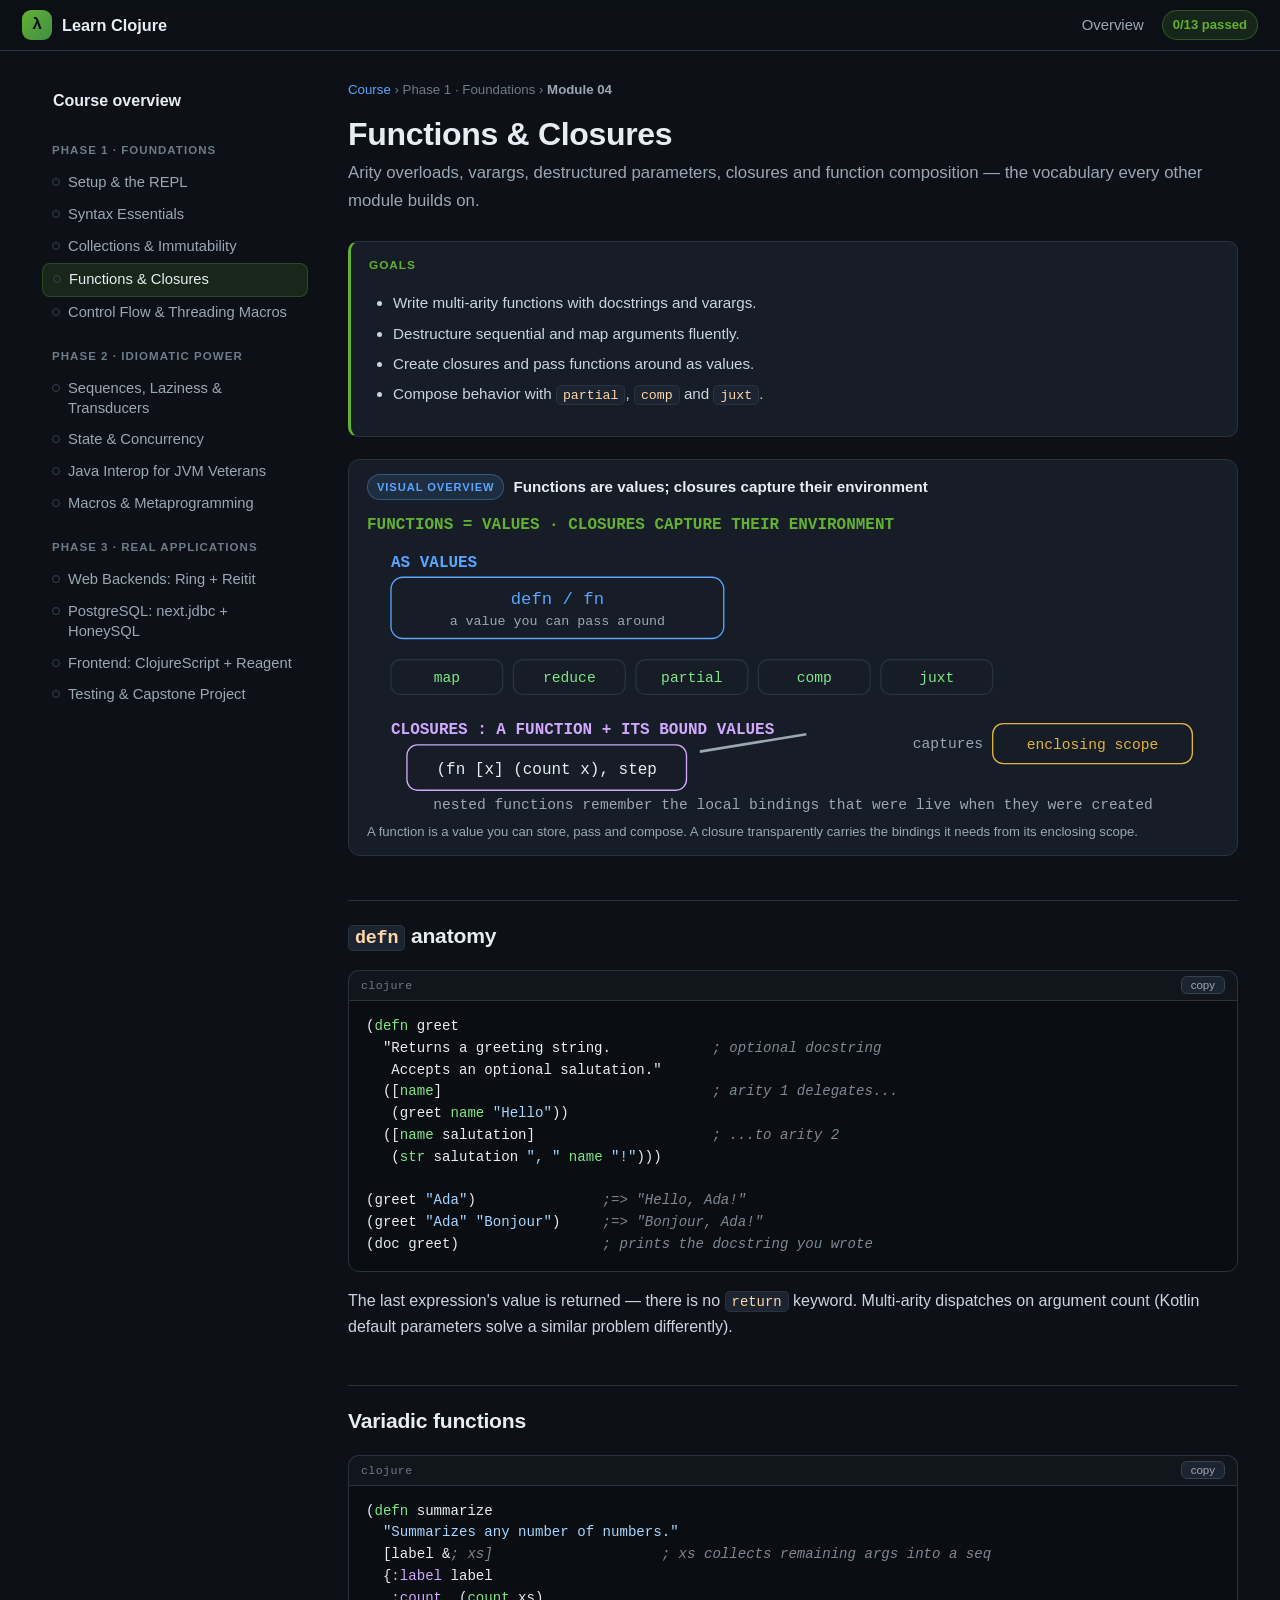
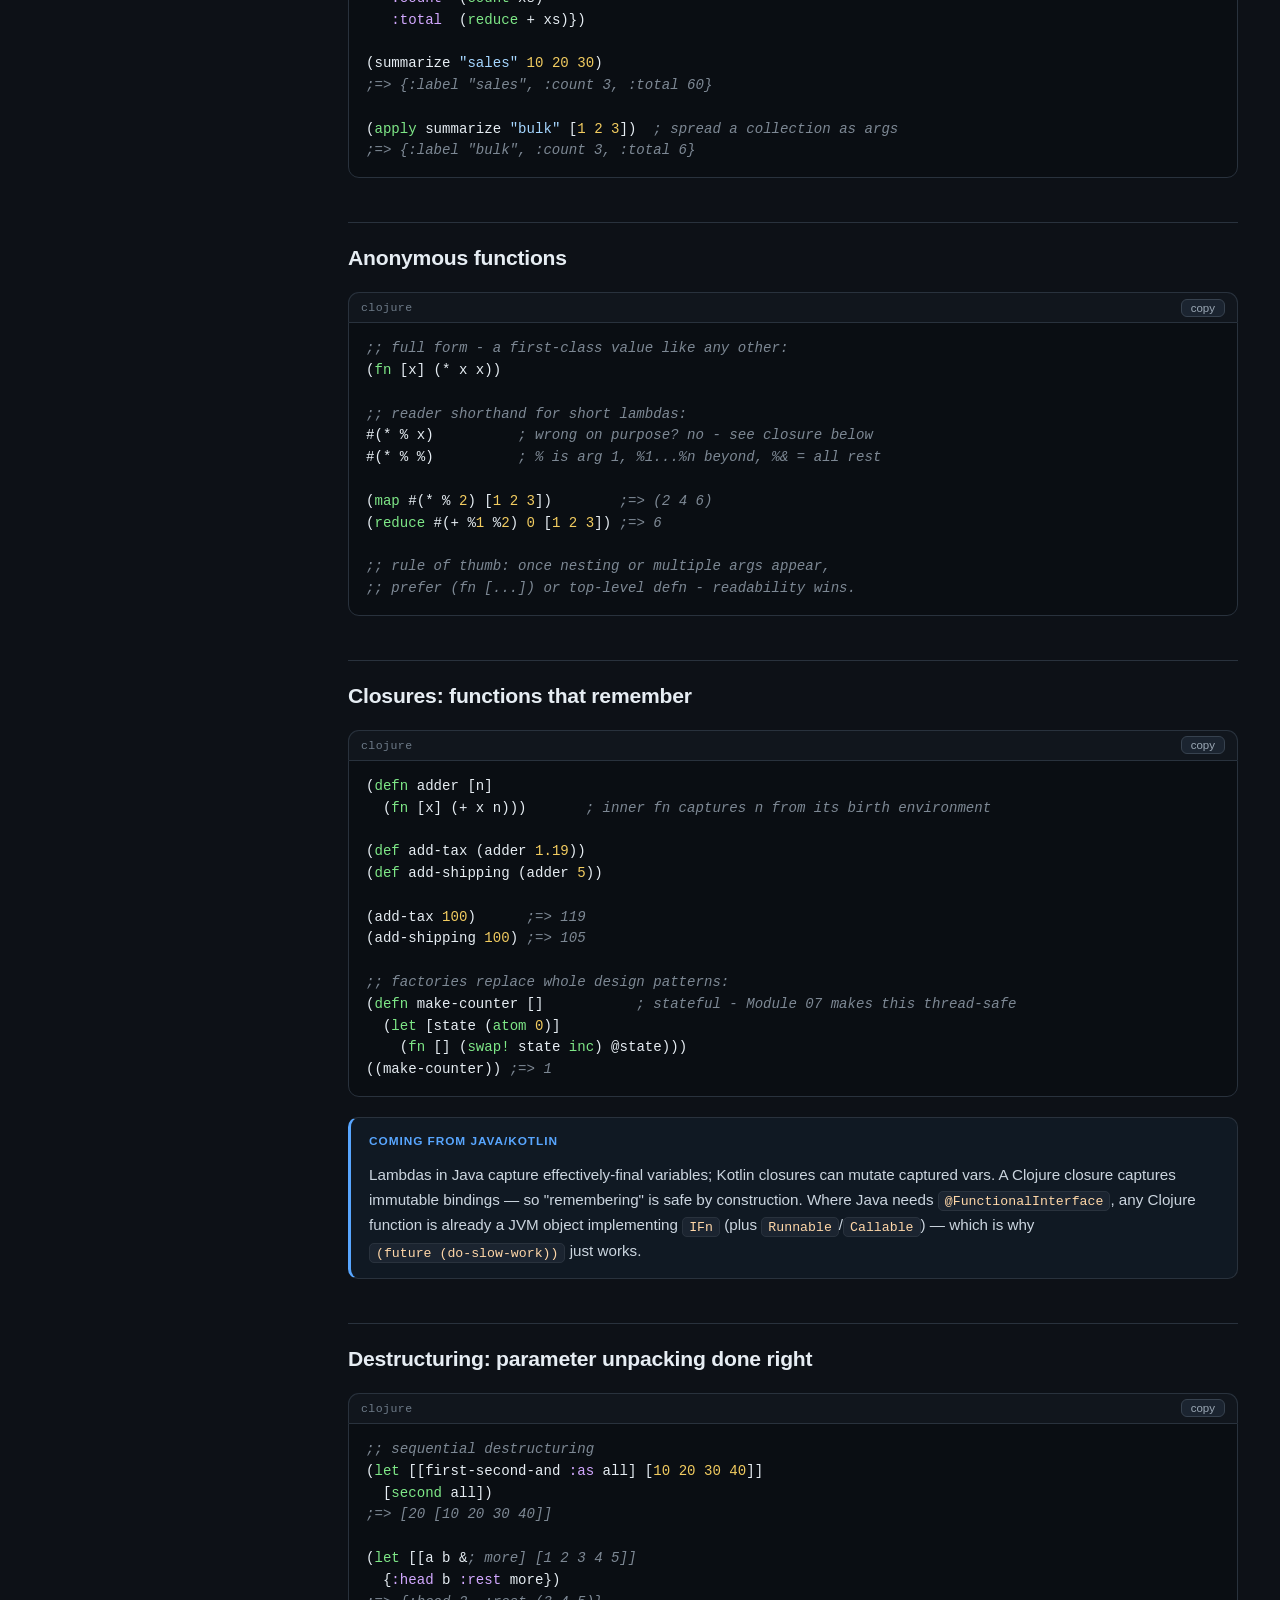
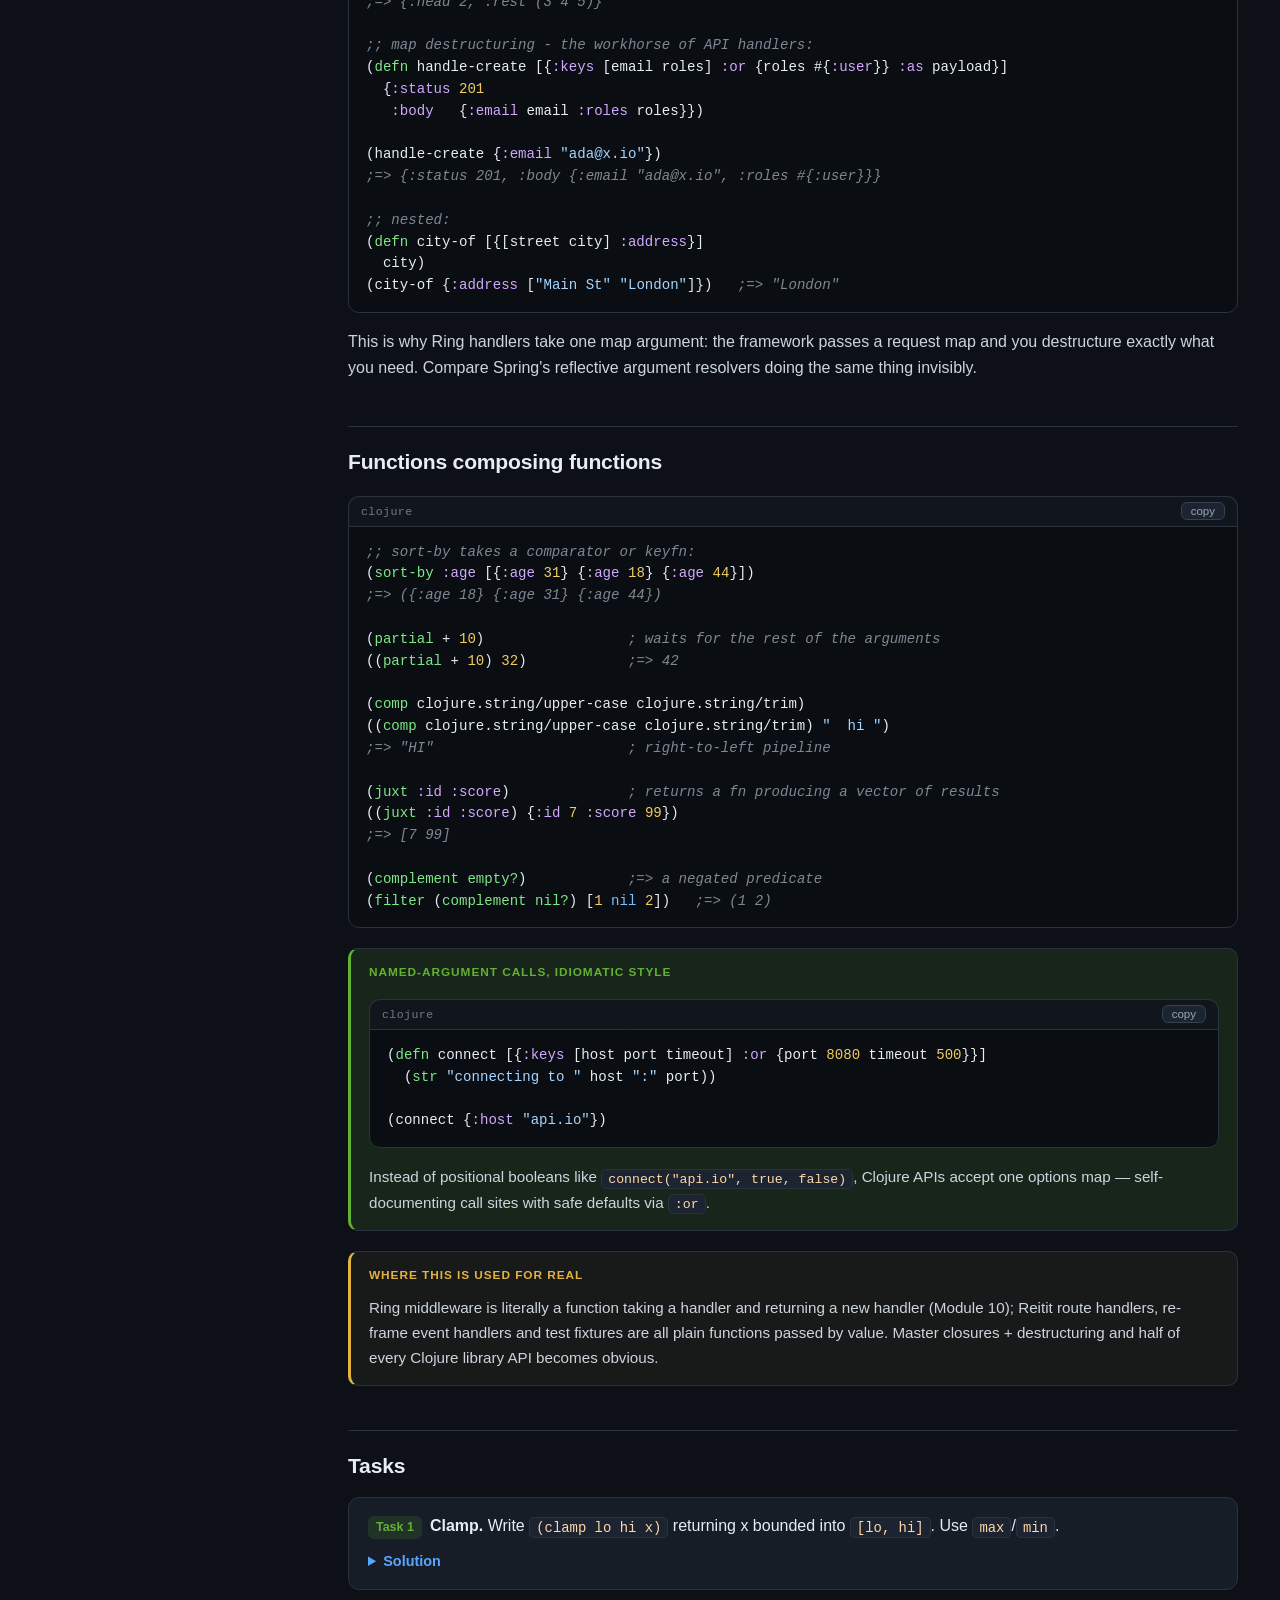
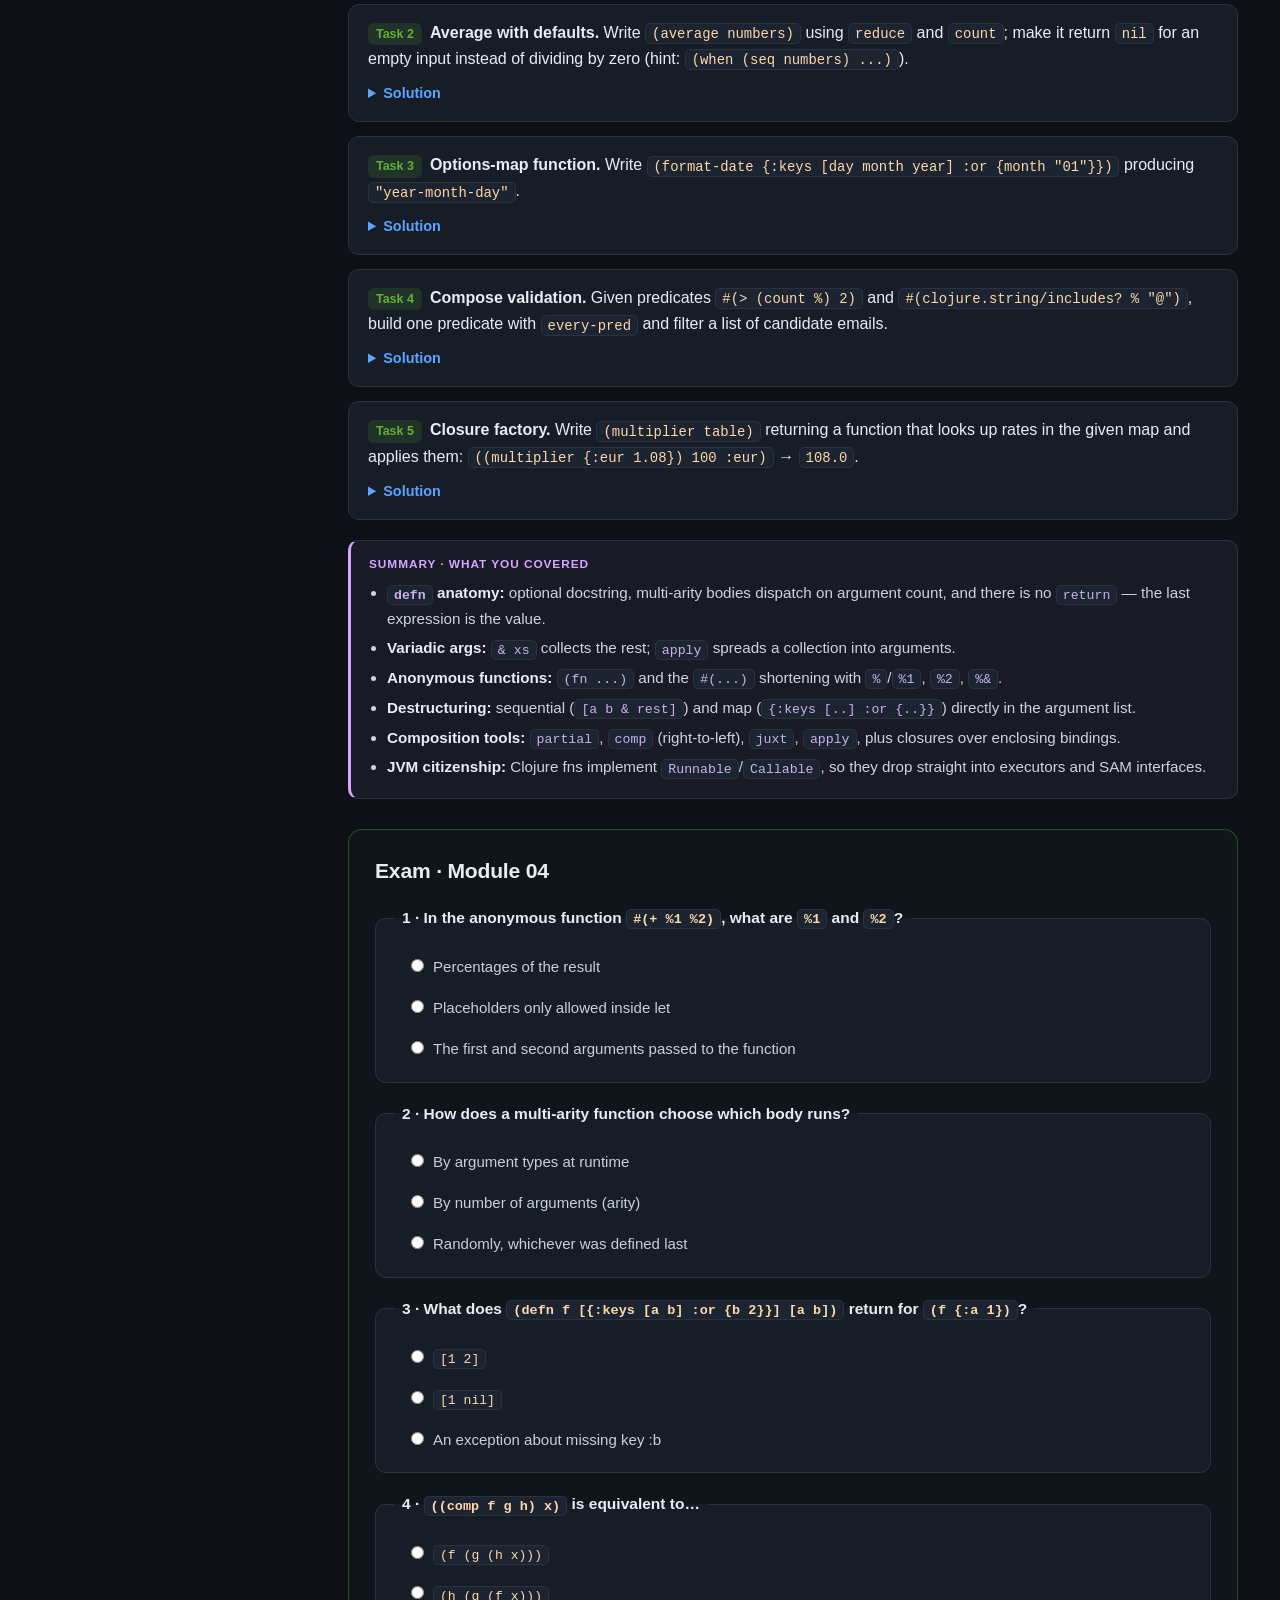
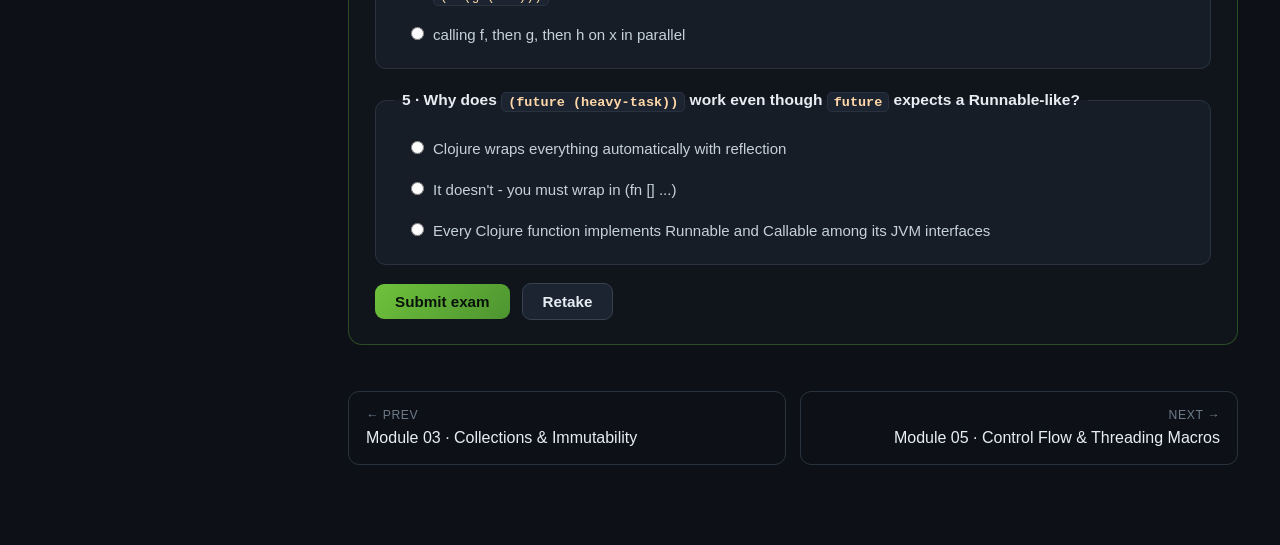
<file: m04-functions-closures.html>
<!DOCTYPE html>
<html lang="en">
<head>
<meta charset="UTF-8">
<meta name="viewport" content="width=device-width, initial-scale=1.0">
<title>Module 04 · Functions &amp; Closures — Learn Clojure</title>
<link rel="icon" href="data:image/svg+xml,%3Csvg xmlns='http://www.w3.org/2000/svg' viewBox='0 0 32 32'%3E%3Ccircle cx='16' cy='16' r='14' fill='%2363b132'/%3E%3Ctext x='16' y='22' font-size='17' text-anchor='middle' fill='%230d1117' font-family='monospace'%3E%CE%BB%3C/text%3E%3C/svg%3E">
<link rel="stylesheet" href="styles.css">
</head>
<body data-module="m04">

<header class="topbar">
  <a class="brand" href="index.html"><span class="lambda">&lambda;</span> Learn Clojure</a>
  <button id="menuBtn" type="button">Menu</button>
  <nav class="topnav">
    <a href="index.html">Overview</a>
    <span class="progress-chip" id="progressChip">0/13 passed</span>
  </nav>
</header>

<div class="layout">
  <aside class="sidebar" id="sidebar"></aside>

  <main class="content">
    <nav class="crumbs"><a href="index.html">Course</a> &rsaquo; Phase 1 &middot; Foundations &rsaquo; <b>Module 04</b></nav>
    <h1>Functions &amp; Closures</h1>
    <p class="subtitle">Arity overloads, varargs, destructured parameters, closures and function composition &mdash; the vocabulary every other module builds on.</p>

    <div class="box goals">
      <div class="box-title">Goals</div>
      <ul>
        <li>Write multi-arity functions with docstrings and varargs.</li>
        <li>Destructure sequential and map arguments fluently.</li>
        <li>Create closures and pass functions around as values.</li>
        <li>Compose behavior with <code>partial</code>, <code>comp</code> and <code>juxt</code>.</li>
      </ul>
    </div>

    <figure class="figure">
      <div class="fig-head"><span class="fig-chip">Visual overview</span><span class="fig-title">Functions are values; closures capture their environment</span></div>
      <svg viewBox="0 0 640 232" role="img" aria-label="Functions as values and closures">
        <text x="0" y="16" fill="#63b132" font-family="monospace" font-size="12" font-weight="700">FUNCTIONS = VALUES      &middot;      CLOSURES CAPTURE THEIR ENVIRONMENT</text>
        <text x="18" y="44" fill="#58a6ff" font-family="monospace" font-size="12" font-weight="700">AS VALUES</text>
        <rect x="18" y="52" width="250" height="46" rx="9" fill="#161d26" stroke="#58a6ff"/>
        <text x="143" y="72" text-anchor="middle" fill="#58a6ff" font-family="monospace" font-size="13">defn / fn</text>
        <text x="143" y="88" text-anchor="middle" fill="#9aa7b4" font-family="monospace" font-size="10">a value you can pass around</text>
        <rect x="18" y="114" width="84" height="26" rx="7" fill="#161d26" stroke="#29323d"/>
        <text x="60" y="131" text-anchor="middle" fill="#7ee787" font-family="monospace" font-size="11">map</text>
        <rect x="110" y="114" width="84" height="26" rx="7" fill="#161d26" stroke="#29323d"/>
        <text x="152" y="131" text-anchor="middle" fill="#7ee787" font-family="monospace" font-size="11">reduce</text>
        <rect x="202" y="114" width="84" height="26" rx="7" fill="#161d26" stroke="#29323d"/>
        <text x="244" y="131" text-anchor="middle" fill="#7ee787" font-family="monospace" font-size="11">partial</text>
        <rect x="294" y="114" width="84" height="26" rx="7" fill="#161d26" stroke="#29323d"/>
        <text x="336" y="131" text-anchor="middle" fill="#7ee787" font-family="monospace" font-size="11">comp</text>
        <rect x="386" y="114" width="84" height="26" rx="7" fill="#161d26" stroke="#29323d"/>
        <text x="428" y="131" text-anchor="middle" fill="#7ee787" font-family="monospace" font-size="11">juxt</text>
        <text x="18" y="170" fill="#d2a8ff" font-family="monospace" font-size="12" font-weight="700">CLOSURES : A FUNCTION + ITS BOUND VALUES</text>
        <rect x="30" y="178" width="210" height="34" rx="8" fill="#161d26" stroke="#d2a8ff"/>
        <text x="135" y="200" text-anchor="middle" fill="#e6edf3" font-family="monospace" font-size="12">(fn [x] (count x), step</text>
        <line x1="250" y1="183" x2="330" y2="170" stroke="#9aa7b4" stroke-width="2"/>
        <text x="410" y="180" fill="#9aa7b4" font-family="monospace" font-size="11">captures</text>
        <rect x="470" y="162" width="150" height="30" rx="8" fill="#161d26" stroke="#e3b341"/>
        <text x="545" y="181" text-anchor="middle" fill="#e3b341" font-family="monospace" font-size="11">enclosing scope</text>
        <text x="320" y="226" text-anchor="middle" fill="#9aa7b4" font-family="monospace" font-size="11">nested functions remember the local bindings that were live when they were created</text>
      </svg>
      <figcaption>A function is a value you can store, pass and compose. A closure transparently carries the bindings it needs from its enclosing scope.</figcaption>
    </figure>

    <h2><code>defn</code> anatomy</h2>
    <pre><code class="language-clojure">(defn greet
  "Returns a greeting string.            ; optional docstring
   Accepts an optional salutation."
  ([name]                                ; arity 1 delegates...
   (greet name "Hello"))
  ([name salutation]                     ; ...to arity 2
   (str salutation ", " name "!")))

(greet "Ada")               ;=&gt; "Hello, Ada!"
(greet "Ada" "Bonjour")     ;=&gt; "Bonjour, Ada!"
(doc greet)                 ; prints the docstring you wrote</code></pre>
    <p>The last expression's value is returned &mdash; there is no <code>return</code> keyword.
    Multi-arity dispatches on argument count (Kotlin default parameters solve a similar problem differently).</p>

    <h2>Variadic functions</h2>
    <pre><code class="language-clojure">(defn summarize
  "Summarizes any number of numbers."
  [label &amp; xs]                    ; xs collects remaining args into a seq
  {:label label
   :count  (count xs)
   :total  (reduce + xs)})

(summarize "sales" 10 20 30)
;=&gt; {:label "sales", :count 3, :total 60}

(apply summarize "bulk" [1 2 3])  ; spread a collection as args
;=&gt; {:label "bulk", :count 3, :total 6}</code></pre>

    <h2>Anonymous functions</h2>
    <pre><code class="language-clojure">;; full form - a first-class value like any other:
(fn [x] (* x x))

;; reader shorthand for short lambdas:
#(* % x)          ; wrong on purpose? no - see closure below
#(* % %)          ; % is arg 1, %1...%n beyond, %&amp; = all rest

(map #(* % 2) [1 2 3])        ;=&gt; (2 4 6)
(reduce #(+ %1 %2) 0 [1 2 3]) ;=&gt; 6

;; rule of thumb: once nesting or multiple args appear,
;; prefer (fn [...]) or top-level defn - readability wins.</code></pre>

    <h2>Closures: functions that remember</h2>
    <pre><code class="language-clojure">(defn adder [n]
  (fn [x] (+ x n)))       ; inner fn captures n from its birth environment

(def add-tax (adder 1.19))
(def add-shipping (adder 5))

(add-tax 100)      ;=&gt; 119
(add-shipping 100) ;=&gt; 105

;; factories replace whole design patterns:
(defn make-counter []           ; stateful - Module 07 makes this thread-safe
  (let [state (atom 0)]
    (fn [] (swap! state inc) @state)))
((make-counter)) ;=&gt; 1</code></pre>
    <div class="box analogy">
      <div class="box-title">Coming from Java/Kotlin</div>
      <p>Lambdas in Java capture effectively-final variables; Kotlin closures can mutate captured vars.
      A Clojure closure captures immutable bindings &mdash; so "remembering" is safe by construction.
      Where Java needs <code>@FunctionalInterface</code>, any Clojure function is already a JVM object
      implementing <code>IFn</code> (plus <code>Runnable</code>/<code>Callable</code>) &mdash;
      which is why <code>(future (do-slow-work))</code> just works.</p>
    </div>

    <h2>Destructuring: parameter unpacking done right</h2>
    <pre><code class="language-clojure">;; sequential destructuring
(let [[first-second-and :as all] [10 20 30 40]]
  [second all])
;=&gt; [20 [10 20 30 40]]

(let [[a b &amp; more] [1 2 3 4 5]]
  {:head b :rest more})
;=&gt; {:head 2, :rest (3 4 5)}

;; map destructuring - the workhorse of API handlers:
(defn handle-create [{:keys [email roles] :or {roles #{:user}} :as payload}]
  {:status 201
   :body   {:email email :roles roles}})

(handle-create {:email "ada@x.io"})
;=&gt; {:status 201, :body {:email "ada@x.io", :roles #{:user}}}

;; nested:
(defn city-of [{[street city] :address}]
  city)
(city-of {:address ["Main St" "London"]})   ;=&gt; "London"</code></pre>
    <p>This is why Ring handlers take one map argument: the framework passes a request map and you destructure
    exactly what you need. Compare Spring's reflective argument resolvers doing the same thing invisibly.</p>

    <h2>Functions composing functions</h2>
    <pre><code class="language-clojure">;; sort-by takes a comparator or keyfn:
(sort-by :age [{:age 31} {:age 18} {:age 44}])
;=&gt; ({:age 18} {:age 31} {:age 44})

(partial + 10)                 ; waits for the rest of the arguments
((partial + 10) 32)            ;=&gt; 42

(comp clojure.string/upper-case clojure.string/trim)
((comp clojure.string/upper-case clojure.string/trim) "  hi ")
;=&gt; "HI"                       ; right-to-left pipeline

(juxt :id :score)              ; returns a fn producing a vector of results
((juxt :id :score) {:id 7 :score 99})
;=&gt; [7 99]

(complement empty?)            ;=&gt; a negated predicate
(filter (complement nil?) [1 nil 2])   ;=&gt; (1 2)</code></pre>

    <div class="box tip">
      <div class="box-title">Named-argument calls, idiomatic style</div>
      <pre><code class="language-clojure">(defn connect [{:keys [host port timeout] :or {port 8080 timeout 500}}]
  (str "connecting to " host ":" port))

(connect {:host "api.io"})</code></pre>
      <p>Instead of positional booleans like <code>connect("api.io", true, false)</code>, Clojure APIs accept
      one options map &mdash; self-documenting call sites with safe defaults via <code>:or</code>.</p>
    </div>

    <div class="box usecase">
      <div class="box-title">Where this is used for real</div>
      <p>Ring middleware is literally a function taking a handler and returning a new handler (Module 10);
      Reitit route handlers, re-frame event handlers and test fixtures are all plain functions passed by value.
      Master closures + destructuring and half of every Clojure library API becomes obvious.</p>
    </div>

    <h2>Tasks</h2>
    <div class="task">
      <span class="tnum">Task 1</span><strong>Clamp.</strong> Write <code>(clamp lo hi x)</code> returning x bounded
      into <code>[lo, hi]</code>. Use <code>max</code>/<code>min</code>.
      <details class="solution"><summary>Solution</summary>
        <pre><code class="language-clojure">(defn clamp [lo hi x]
  (max lo (min hi x)))

(clamp 0 100 150)  ;=&gt; 100
(clamp 0 100 -5)   ;=&gt; 0</code></pre>
      </details>
    </div>
    <div class="task">
      <span class="tnum">Task 2</span><strong>Average with defaults.</strong> Write
      <code>(average numbers)</code> using <code>reduce</code> and <code>count</code>; make it return
      <code>nil</code> for an empty input instead of dividing by zero (hint: <code>(when (seq numbers) ...)</code>).
      <details class="solution"><summary>Solution</summary>
        <pre><code class="language-clojure">(defn average [numbers]
  (when (seq numbers)
    (/ (reduce + numbers) (count numbers))))

(average [2 4 9])  ;=&gt; 5
(average [])       ;=&gt; nil</code></pre>
      </details>
    </div>
    <div class="task">
      <span class="tnum">Task 3</span><strong>Options-map function.</strong> Write
      <code>(format-date {:keys [day month year] :or {month "01"}})</code> producing
      <code>"year-month-day"</code>.
      <details class="solution"><summary>Solution</summary>
        <pre><code class="language-clojure">(defn format-date [{:keys [day month year] :or {month "01"}}]
  (str year "-" month "-" day))

(format-date {:year 2024 :day 31})
;=&gt; "2024-01-31"</code></pre>
      </details>
    </div>
    <div class="task">
      <span class="tnum">Task 4</span><strong>Compose validation.</strong> Given predicates
      <code>#(&gt; (count %) 2)</code> and <code>#(clojure.string/includes? % "@")</code>, build one predicate with
      <code>every-pred</code> and filter a list of candidate emails.
      <details class="solution"><summary>Solution</summary>
        <pre><code class="language-clojure">(def valid-email?
  (every-pred #(&gt; (count %) 2)
              #(clojure.string/includes? % "@")))

(filter valid-email? ["a@x.io" "@" "bob@corp.com"])
;=&gt; ("a@x.io" "bob@corp.com")
;; every-pred / some-fn are ready-made combinators alongside comp/partial.</code></pre>
      </details>
    </div>
    <div class="task">
      <span class="tnum">Task 5</span><strong>Closure factory.</strong> Write <code>(multiplier table)</code>
      returning a function that looks up rates in the given map and applies them:
      <code>((multiplier {:eur 1.08}) 100 :eur)</code> &rarr; <code>108.0</code>.
      <details class="solution"><summary>Solution</summary>
        <pre><code class="language-clojure">(defn multiplier [rates]
  (fn [amount currency]
    (* amount (get rates currency))))

((multiplier {:eur 1.08 :gbp 1.27}) 100 :eur)
;=&gt; 108.0</code></pre>
      </details>
    </div>

    <div class="box recap">
      <div class="box-title">Summary &middot; what you covered</div>
      <ul>
        <li><strong><code>defn</code> anatomy:</strong> optional docstring, multi-arity bodies dispatch on argument count, and there is no <code>return</code> &mdash; the last expression is the value.</li>
        <li><strong>Variadic args:</strong> <code>&amp; xs</code> collects the rest; <code>apply</code> spreads a collection into arguments.</li>
        <li><strong>Anonymous functions:</strong> <code>(fn ...)</code> and the <code>#(...)</code> shortening with <code>%</code>/<code>%1</code>, <code>%2</code>, <code>%&amp;</code>.</li>
        <li><strong>Destructuring:</strong> sequential (<code>[a b &amp; rest]</code>) and map (<code>{:keys [..] :or {..}}</code>) directly in the argument list.</li>
        <li><strong>Composition tools:</strong> <code>partial</code>, <code>comp</code> (right-to-left), <code>juxt</code>, <code>apply</code>, plus closures over enclosing bindings.</li>
        <li><strong>JVM citizenship:</strong> Clojure fns implement <code>Runnable</code>/<code>Callable</code>, so they drop straight into executors and SAM interfaces.</li>
      </ul>
    </div>

    <section class="exam">
      <h2>Exam &middot; Module 04</h2>
      <form class="quiz" data-quiz="m04">
        <fieldset class="q" data-answer="c">
          <legend>1 &middot; In the anonymous function <code>#(+ %1 %2)</code>, what are <code>%1</code> and <code>%2</code>?</legend>
          <label><input type="radio" name="m04q1" value="a"><span>Percentages of the result</span></label>
          <label><input type="radio" name="m04q1" value="b"><span>Placeholders only allowed inside let</span></label>
          <label><input type="radio" name="m04q1" value="c"><span>The first and second arguments passed to the function</span></label>
          <div class="explain" hidden>In <code>#(...)</code> shorthand, <code>%</code>/<code>%1</code> is the first arg, <code>%2</code> the second, and <code>%&amp;</code> gathers the rest.</div>
        </fieldset>
        <fieldset class="q" data-answer="b">
          <legend>2 &middot; How does a multi-arity function choose which body runs?</legend>
          <label><input type="radio" name="m04q2" value="a"><span>By argument types at runtime</span></label>
          <label><input type="radio" name="m04q2" value="b"><span>By number of arguments (arity)</span></label>
          <label><input type="radio" name="m04q2" value="c"><span>Randomly, whichever was defined last</span></label>
          <div class="explain" hidden>Clojure functions dispatch on arity. Type-based polymorphism exists separately via protocols/multimethods (Module 08).</div>
        </fieldset>
        <fieldset class="q" data-answer="a">
          <legend>3 &middot; What does <code>(defn f [{:keys [a b] :or {b 2}}] [a b])</code> return for <code>(f {:a 1})</code>?</legend>
          <label><input type="radio" name="m04q3" value="a"><span><code>[1 2]</code></span></label>
          <label><input type="radio" name="m04q3" value="b"><span><code>[1 nil]</code></span></label>
          <label><input type="radio" name="m04q3" value="c"><span>An exception about missing key :b</span></label>
          <div class="explain" hidden><code>:or</code> supplies defaults for absent keys, exactly like Kotlin's default parameter values.</div>
        </fieldset>
        <fieldset class="q" data-answer="a">
          <legend>4 &middot; <code>((comp f g h) x)</code> is equivalent to&hellip;</legend>
          <label><input type="radio" name="m04q4" value="a"><span><code>(f (g (h x)))</code></span></label>
          <label><input type="radio" name="m04q4" value="b"><span><code>(h (g (f x)))</code></span></label>
          <label><input type="radio" name="m04q4" value="c"><span>calling f, then g, then h on x in parallel</span></label>
          <div class="explain" hidden>comp composes right-to-left: h runs first, its result feeds g, then f. If you want left-to-right pipelines, that is what threading macros do (Module 05).</div>
        </fieldset>
        <fieldset class="q" data-answer="c">
          <legend>5 &middot; Why does <code>(future (heavy-task))</code> work even though <code>future</code> expects a Runnable-like?</legend>
          <label><input type="radio" name="m04q5" value="a"><span>Clojure wraps everything automatically with reflection</span></label>
          <label><input type="radio" name="m04q5" value="b"><span>It doesn't - you must wrap in (fn [] ...)</span></label>
          <label><input type="radio" name="m04q5" value="c"><span>Every Clojure function implements Runnable and Callable among its JVM interfaces</span></label>
          <div class="explain" hidden>Clojure fns are objects implementing AFn/IFn plus Runnable and Callable, so they plug straight into executors, futures and Java APIs expecting SAM types.</div>
        </fieldset>
        <div class="quiz-actions">
          <button type="submit" class="btn">Submit exam</button>
          <button type="button" class="btn secondary retake" hidden>Retake</button>
        </div>
        <div class="result" hidden></div>
      </form>
    </section>

    <nav class="pager">
      <a href="m03-collections-immutability.html"><span class="dir">&larr; PREV</span>Module 03 &middot; Collections &amp; Immutability</a>
      <a class="next" href="m05-control-flow-threading.html"><span class="dir">NEXT &rarr;</span>Module 05 &middot; Control Flow &amp; Threading Macros</a>
    </nav>
  </main>
</div>

<script src="app.js"></script>
</body>
</html>
</file>
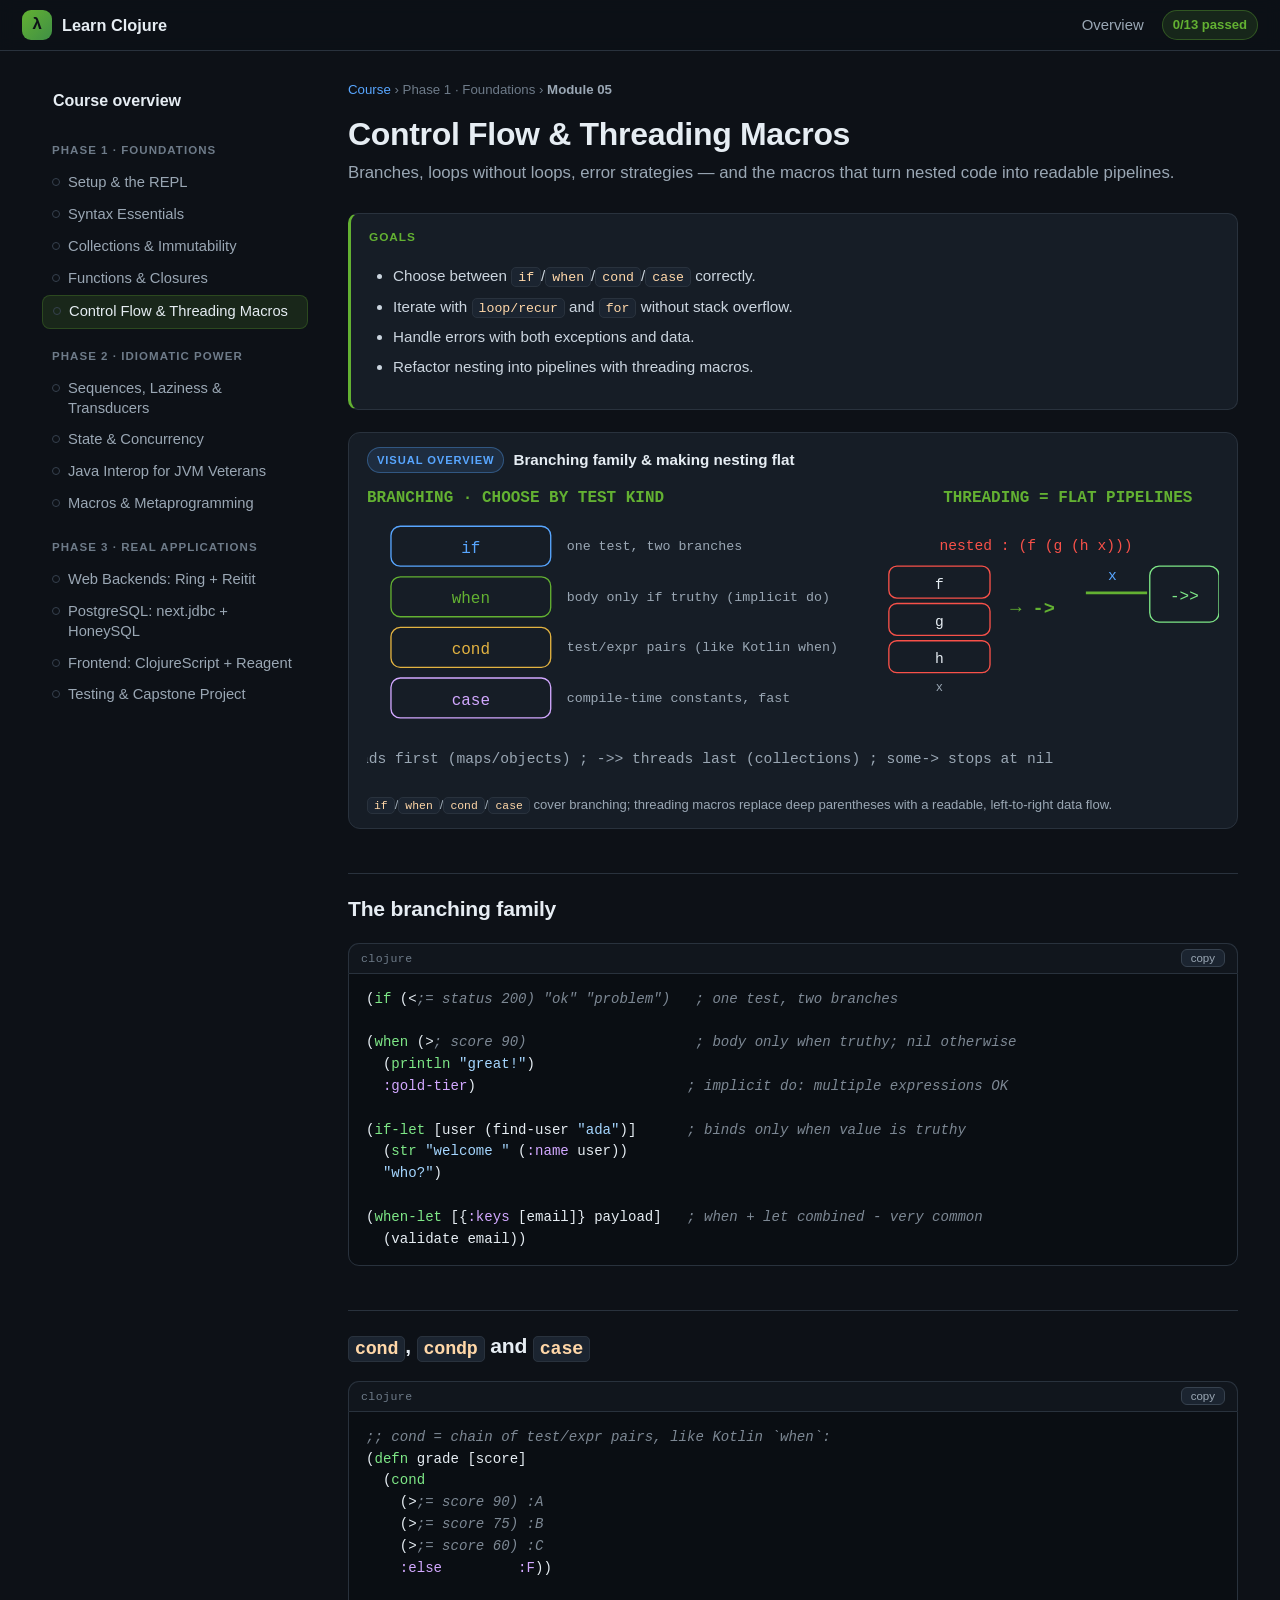
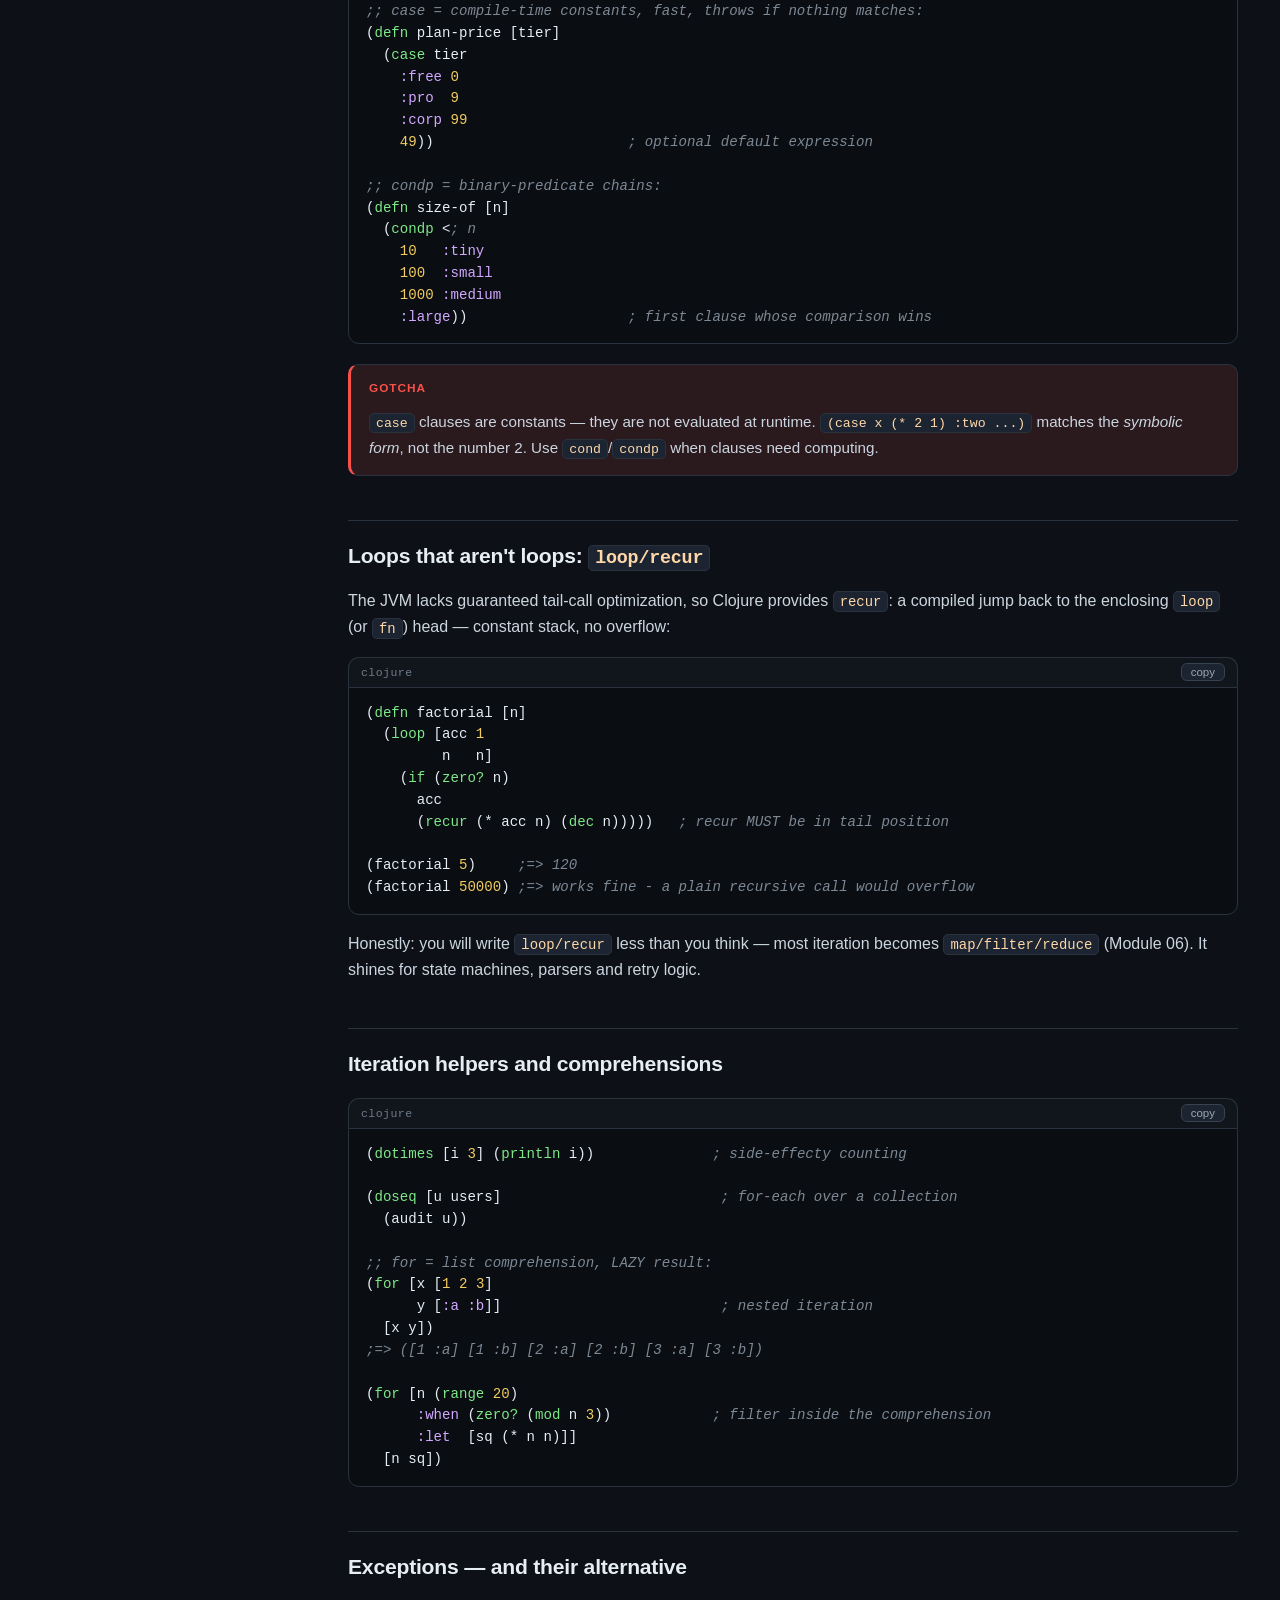
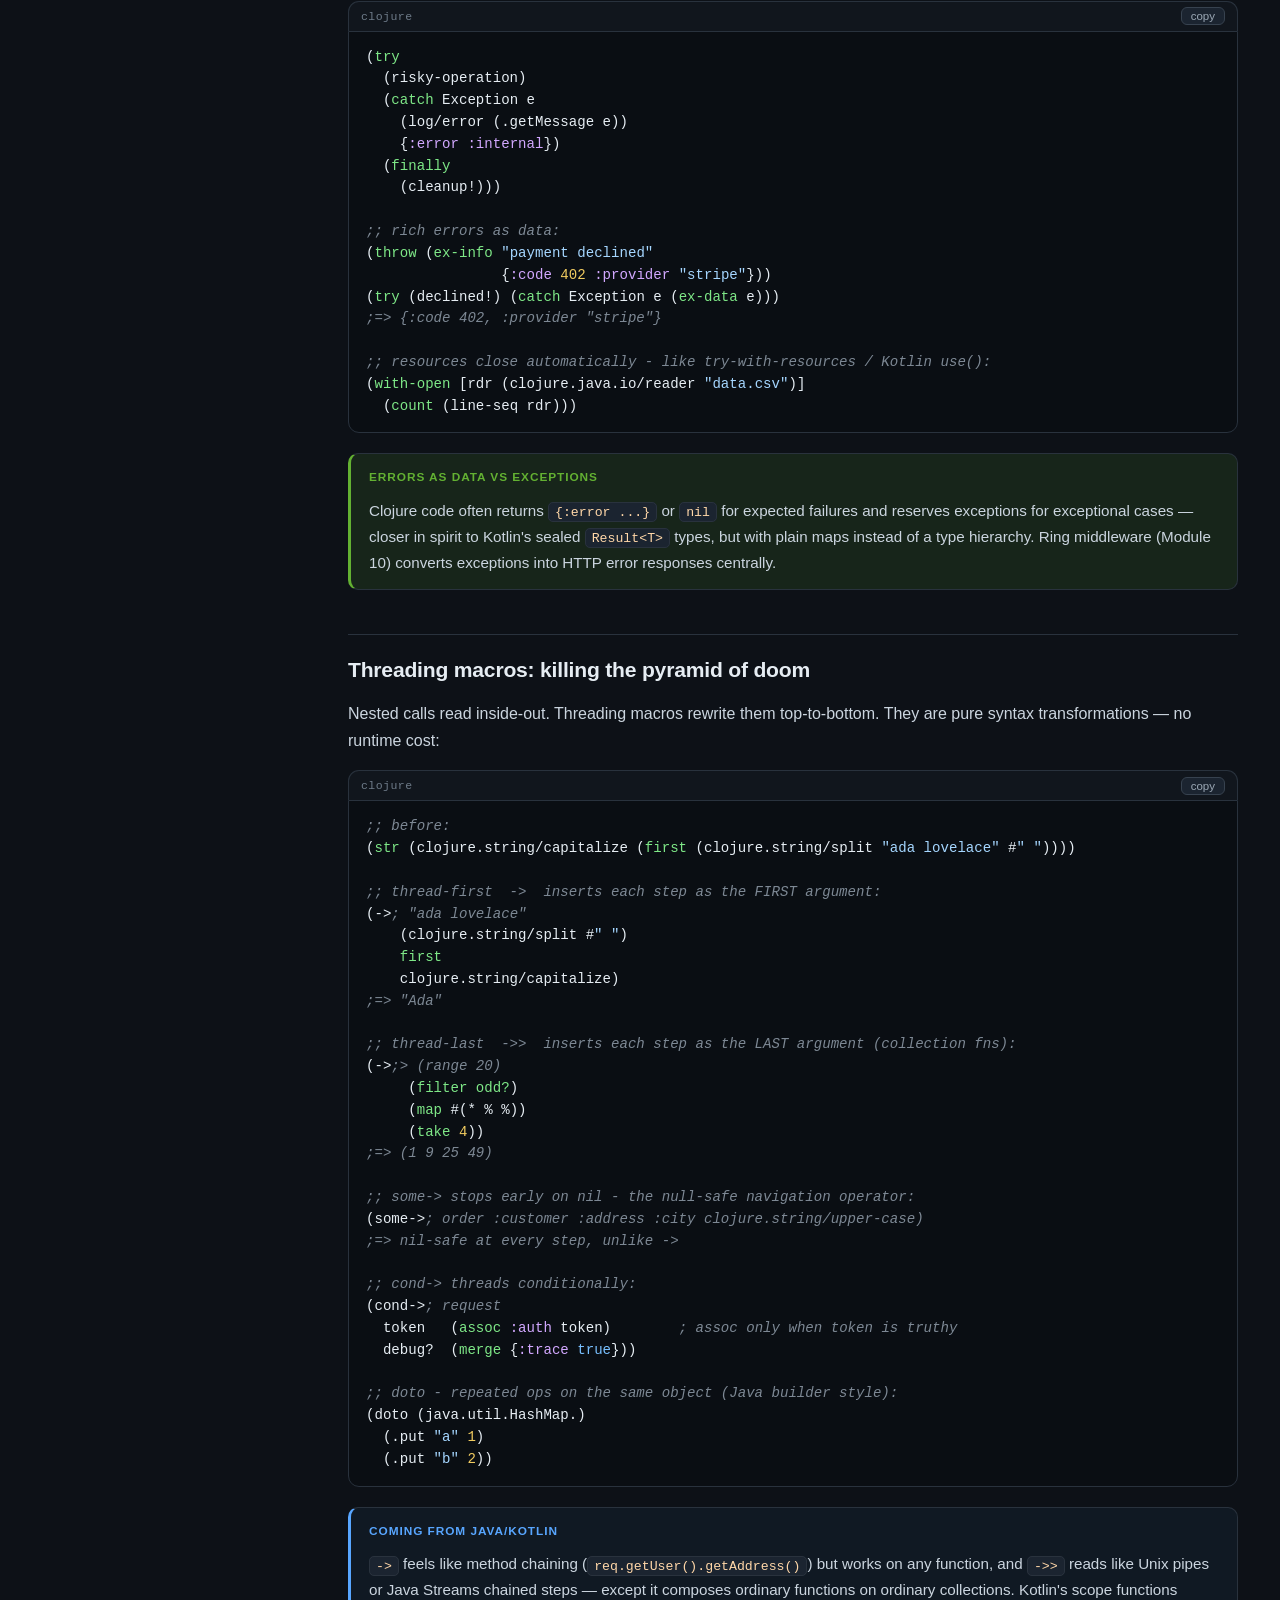
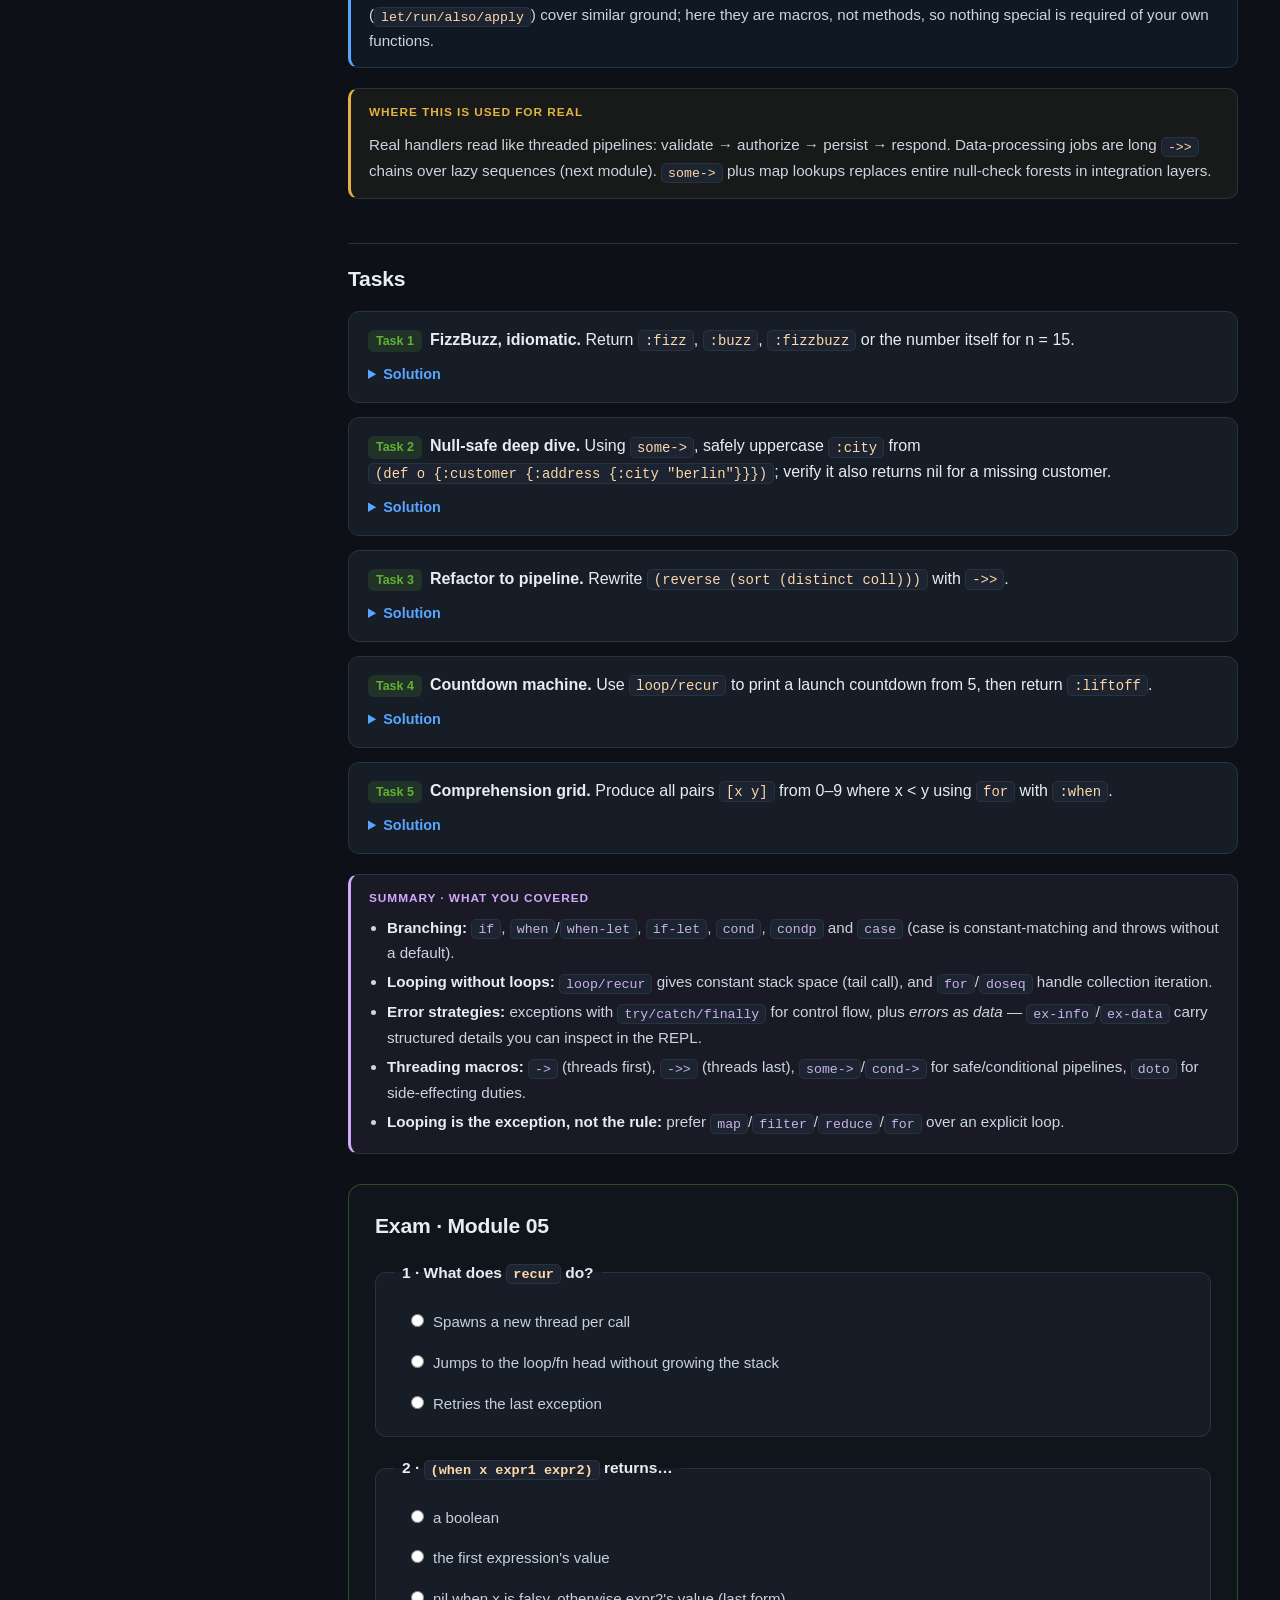
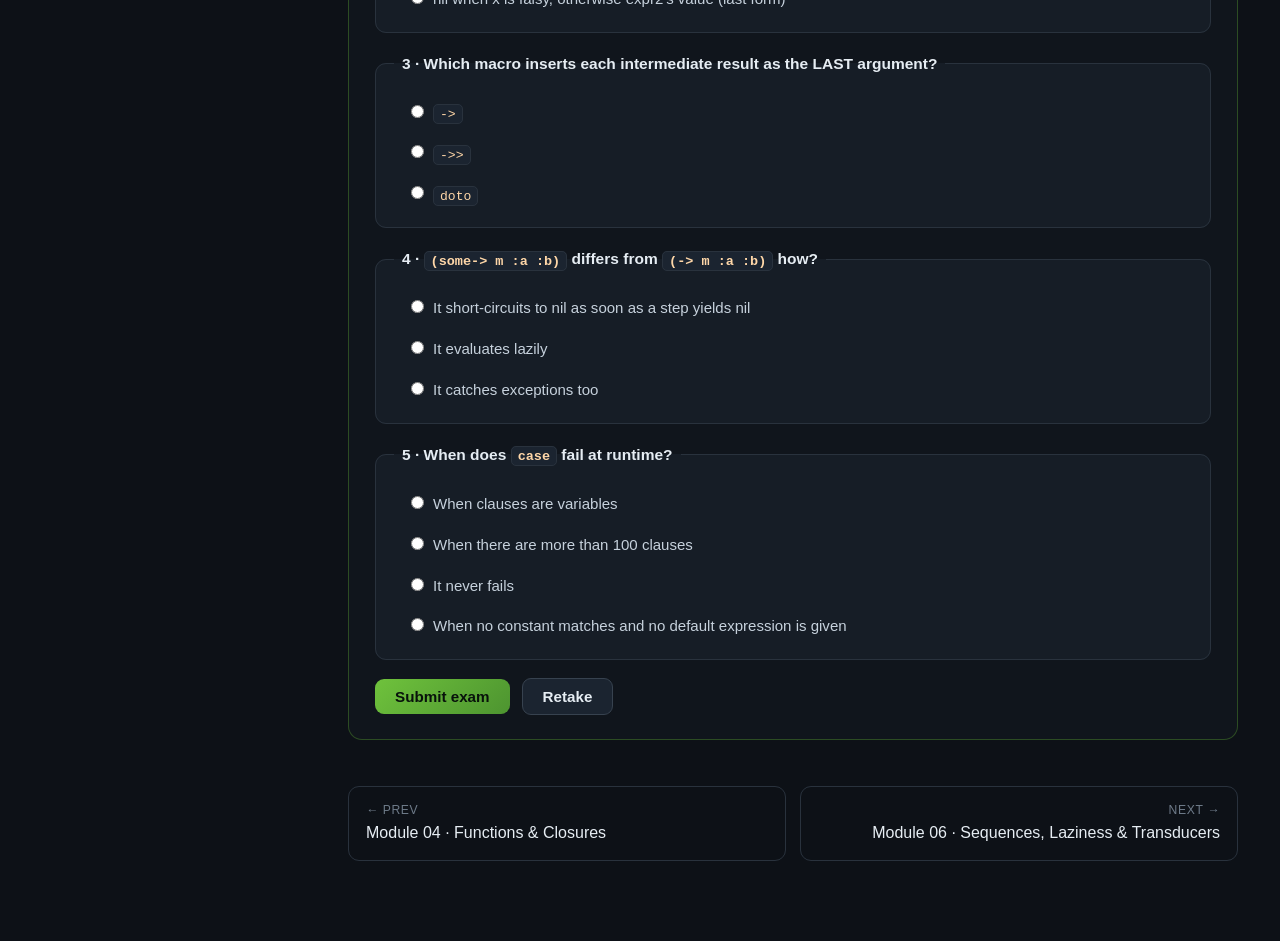
<file: m05-control-flow-threading.html>
<!DOCTYPE html>
<html lang="en">
<head>
<meta charset="UTF-8">
<meta name="viewport" content="width=device-width, initial-scale=1.0">
<title>Module 05 · Control Flow &amp; Threading Macros — Learn Clojure</title>
<link rel="icon" href="data:image/svg+xml,%3Csvg xmlns='http://www.w3.org/2000/svg' viewBox='0 0 32 32'%3E%3Ccircle cx='16' cy='16' r='14' fill='%2363b132'/%3E%3Ctext x='16' y='22' font-size='17' text-anchor='middle' fill='%230d1117' font-family='monospace'%3E%CE%BB%3C/text%3E%3C/svg%3E">
<link rel="stylesheet" href="styles.css">
</head>
<body data-module="m05">

<header class="topbar">
  <a class="brand" href="index.html"><span class="lambda">&lambda;</span> Learn Clojure</a>
  <button id="menuBtn" type="button">Menu</button>
  <nav class="topnav">
    <a href="index.html">Overview</a>
    <span class="progress-chip" id="progressChip">0/13 passed</span>
  </nav>
</header>

<div class="layout">
  <aside class="sidebar" id="sidebar"></aside>

  <main class="content">
    <nav class="crumbs"><a href="index.html">Course</a> &rsaquo; Phase 1 &middot; Foundations &rsaquo; <b>Module 05</b></nav>
    <h1>Control Flow &amp; Threading Macros</h1>
    <p class="subtitle">Branches, loops without loops, error strategies &mdash; and the macros that turn nested code into readable pipelines.</p>

    <div class="box goals">
      <div class="box-title">Goals</div>
      <ul>
        <li>Choose between <code>if</code>/<code>when</code>/<code>cond</code>/<code>case</code> correctly.</li>
        <li>Iterate with <code>loop/recur</code> and <code>for</code> without stack overflow.</li>
        <li>Handle errors with both exceptions and data.</li>
        <li>Refactor nesting into pipelines with threading macros.</li>
      </ul>
    </div>

    <figure class="figure">
      <div class="fig-head"><span class="fig-chip">Visual overview</span><span class="fig-title">Branching family &amp; making nesting flat</span></div>
      <svg viewBox="0 0 640 232" role="img" aria-label="Branching and threading">
        <text x="0" y="16" fill="#63b132" font-family="monospace" font-size="12" font-weight="700">BRANCHING  &middot;  CHOOSE BY TEST KIND</text>
        <rect x="18" y="34" width="120" height="30" rx="7" fill="#161d26" stroke="#58a6ff"/>
        <text x="78" y="54" text-anchor="middle" fill="#58a6ff" font-family="monospace" font-size="12">if</text>
        <text x="150" y="52" fill="#9aa7b4" font-family="monospace" font-size="10">one test, two branches</text>
        <rect x="18" y="72" width="120" height="30" rx="7" fill="#161d26" stroke="#63b132"/>
        <text x="78" y="92" text-anchor="middle" fill="#63b132" font-family="monospace" font-size="12">when</text>
        <text x="150" y="90" fill="#9aa7b4" font-family="monospace" font-size="10">body only if truthy (implicit do)</text>
        <rect x="18" y="110" width="120" height="30" rx="7" fill="#161d26" stroke="#e3b341"/>
        <text x="78" y="130" text-anchor="middle" fill="#e3b341" font-family="monospace" font-size="12">cond</text>
        <text x="150" y="128" fill="#9aa7b4" font-family="monospace" font-size="10">test/expr pairs (like Kotlin when)</text>
        <rect x="18" y="148" width="120" height="30" rx="7" fill="#161d26" stroke="#d2a8ff"/>
        <text x="78" y="168" text-anchor="middle" fill="#d2a8ff" font-family="monospace" font-size="12">case</text>
        <text x="150" y="166" fill="#9aa7b4" font-family="monospace" font-size="10">compile-time constants, fast</text>
        <text x="620" y="16" text-anchor="end" fill="#63b132" font-family="monospace" font-size="12" font-weight="700">THREADING = FLAT PIPELINES</text>
        <text x="430" y="52" fill="#f85149" font-family="monospace" font-size="11">nested : (f (g (h x)))</text>
        <rect x="392" y="64" width="76" height="24" rx="6" fill="#161d26" stroke="#f85149"/>
        <text x="430" y="81" text-anchor="middle" fill="#e6edf3" font-family="monospace" font-size="11">f</text>
        <rect x="392" y="92" width="76" height="24" rx="6" fill="#161d26" stroke="#f85149"/>
        <text x="430" y="109" text-anchor="middle" fill="#e6edf3" font-family="monospace" font-size="11">g</text>
        <rect x="392" y="120" width="76" height="24" rx="6" fill="#161d26" stroke="#f85149"/>
        <text x="430" y="137" text-anchor="middle" fill="#e6edf3" font-family="monospace" font-size="11">h</text>
        <text x="430" y="158" text-anchor="middle" fill="#9aa7b4" font-family="monospace" font-size="9">x</text>
        <text x="500" y="100" text-anchor="middle" fill="#63b132" font-family="monospace" font-size="14" font-weight="700">&rarr;  -&gt;</text>
        <text x="560" y="74" text-anchor="middle" fill="#58a6ff" font-family="monospace" font-size="11">x</text>
        <line x1="540" y1="84" x2="586" y2="84" stroke="#63b132" stroke-width="2"/>
        <rect x="588" y="64" width="52" height="42" rx="7" fill="#161d26" stroke="#7ee787"/>
        <text x="614" y="90" text-anchor="middle" fill="#7ee787" font-family="monospace" font-size="12">-&gt;&gt;</text>
        <text x="232" y="212" text-anchor="middle" fill="#9aa7b4" font-family="monospace" font-size="11">-&gt; threads first (maps/objects) ; -&gt;&gt; threads last (collections) ; some-&gt; stops at nil</text>
      </svg>
      <figcaption><code>if</code>/<code>when</code>/<code>cond</code>/<code>case</code> cover branching; threading macros replace deep parentheses with a readable, left-to-right data flow.</figcaption>
    </figure>

    <h2>The branching family</h2>
    <pre><code class="language-clojure">(if (&lt;= status 200) "ok" "problem")   ; one test, two branches

(when (> score 90)                    ; body only when truthy; nil otherwise
  (println "great!")
  :gold-tier)                         ; implicit do: multiple expressions OK

(if-let [user (find-user "ada")]      ; binds only when value is truthy
  (str "welcome " (:name user))
  "who?")

(when-let [{:keys [email]} payload]   ; when + let combined - very common
  (validate email))</code></pre>

    <h2><code>cond</code>, <code>condp</code> and <code>case</code></h2>
    <pre><code class="language-clojure">;; cond = chain of test/expr pairs, like Kotlin `when`:
(defn grade [score]
  (cond
    (&gt;= score 90) :A
    (&gt;= score 75) :B
    (&gt;= score 60) :C
    :else         :F))

;; case = compile-time constants, fast, throws if nothing matches:
(defn plan-price [tier]
  (case tier
    :free 0
    :pro  9
    :corp 99
    49))                       ; optional default expression

;; condp = binary-predicate chains:
(defn size-of [n]
  (condp &lt; n
    10   :tiny
    100  :small
    1000 :medium
    :large))                   ; first clause whose comparison wins</code></pre>
    <div class="box warn">
      <div class="box-title">Gotcha</div>
      <p><code>case</code> clauses are constants &mdash; they are not evaluated at runtime.
      <code>(case x (* 2 1) :two ...)</code> matches the <em>symbolic form</em>, not the number 2. Use
      <code>cond</code>/<code>condp</code> when clauses need computing.</p>
    </div>

    <h2>Loops that aren't loops: <code>loop/recur</code></h2>
    <p>The JVM lacks guaranteed tail-call optimization, so Clojure provides <code>recur</code>: a compiled
    jump back to the enclosing <code>loop</code> (or <code>fn</code>) head &mdash; constant stack, no overflow:</p>
    <pre><code class="language-clojure">(defn factorial [n]
  (loop [acc 1
         n   n]
    (if (zero? n)
      acc
      (recur (* acc n) (dec n)))))   ; recur MUST be in tail position

(factorial 5)     ;=&gt; 120
(factorial 50000) ;=&gt; works fine - a plain recursive call would overflow</code></pre>
    <p>Honestly: you will write <code>loop/recur</code> less than you think &mdash; most iteration becomes
    <code>map/filter/reduce</code> (Module 06). It shines for state machines, parsers and retry logic.</p>

    <h2>Iteration helpers and comprehensions</h2>
    <pre><code class="language-clojure">(dotimes [i 3] (println i))              ; side-effecty counting

(doseq [u users]                          ; for-each over a collection
  (audit u))

;; for = list comprehension, LAZY result:
(for [x [1 2 3]
      y [:a :b]]                          ; nested iteration
  [x y])
;=&gt; ([1 :a] [1 :b] [2 :a] [2 :b] [3 :a] [3 :b])

(for [n (range 20)
      :when (zero? (mod n 3))            ; filter inside the comprehension
      :let  [sq (* n n)]]
  [n sq])</code></pre>

    <h2>Exceptions &mdash; and their alternative</h2>
    <pre><code class="language-clojure">(try
  (risky-operation)
  (catch Exception e
    (log/error (.getMessage e))
    {:error :internal})
  (finally
    (cleanup!)))

;; rich errors as data:
(throw (ex-info "payment declined"
                {:code 402 :provider "stripe"}))
(try (declined!) (catch Exception e (ex-data e)))
;=&gt; {:code 402, :provider "stripe"}

;; resources close automatically - like try-with-resources / Kotlin use():
(with-open [rdr (clojure.java.io/reader "data.csv")]
  (count (line-seq rdr)))</code></pre>
    <div class="box tip">
      <div class="box-title">Errors as data vs exceptions</div>
      <p>Clojure code often returns <code>{:error ...}</code> or <code>nil</code> for expected failures and
      reserves exceptions for exceptional cases &mdash; closer in spirit to Kotlin's sealed
      <code>Result&lt;T&gt;</code> types, but with plain maps instead of a type hierarchy. Ring middleware
      (Module 10) converts exceptions into HTTP error responses centrally.</p>
    </div>

    <h2>Threading macros: killing the pyramid of doom</h2>
    <p>Nested calls read inside-out. Threading macros rewrite them top-to-bottom. They are pure syntax
    transformations &mdash; no runtime cost:</p>
    <pre><code class="language-clojure">;; before:
(str (clojure.string/capitalize (first (clojure.string/split "ada lovelace" #" "))))

;; thread-first  -&gt;  inserts each step as the FIRST argument:
(-&gt; "ada lovelace"
    (clojure.string/split #" ")
    first
    clojure.string/capitalize)
;=&gt; "Ada"

;; thread-last  -&gt;&gt;  inserts each step as the LAST argument (collection fns):
(-&gt;&gt; (range 20)
     (filter odd?)
     (map #(* % %))
     (take 4))
;=&gt; (1 9 25 49)

;; some-&gt; stops early on nil - the null-safe navigation operator:
(some-&gt; order :customer :address :city clojure.string/upper-case)
;=&gt; nil-safe at every step, unlike -&gt;

;; cond-&gt; threads conditionally:
(cond-&gt; request
  token   (assoc :auth token)        ; assoc only when token is truthy
  debug?  (merge {:trace true}))

;; doto - repeated ops on the same object (Java builder style):
(doto (java.util.HashMap.)
  (.put "a" 1)
  (.put "b" 2))</code></pre>

    <div class="box analogy">
      <div class="box-title">Coming from Java/Kotlin</div>
      <p><code>-&gt;</code> feels like method chaining (<code>req.getUser().getAddress()</code>) but works on any
      function, and <code>-&gt;&gt;</code> reads like Unix pipes or Java Streams chained steps &mdash;
      except it composes ordinary functions on ordinary collections. Kotlin's scope functions
      (<code>let/run/also/apply</code>) cover similar ground; here they are macros, not methods, so nothing
      special is required of your own functions.</p>
    </div>

    <div class="box usecase">
      <div class="box-title">Where this is used for real</div>
      <p>Real handlers read like threaded pipelines: validate &rarr; authorize &rarr; persist &rarr; respond.
      Data-processing jobs are long <code>-&gt;&gt;</code> chains over lazy sequences (next module).
      <code>some-&gt;</code> plus map lookups replaces entire null-check forests in integration layers.</p>
    </div>

    <h2>Tasks</h2>
    <div class="task">
      <span class="tnum">Task 1</span><strong>FizzBuzz, idiomatic.</strong> Return <code>:fizz</code>,
      <code>:buzz</code>, <code>:fizzbuzz</code> or the number itself for n = 15.
      <details class="solution"><summary>Solution</summary>
        <pre><code class="language-clojure">(defn fizzbuzz [n]
  (cond
    (zero? (mod n 15)) :fizzbuzz
    (zero? (mod n 3))  :fizz
    (zero? (mod n 5))  :buzz
    :else n))

(map fizzbuzz (range 1 16))</code></pre>
      </details>
    </div>
    <div class="task">
      <span class="tnum">Task 2</span><strong>Null-safe deep dive.</strong> Using <code>some-&gt;</code>, safely
      uppercase <code>:city</code> from <code>(def o {:customer {:address {:city "berlin"}}})</code>; verify it
      also returns nil for a missing customer.
      <details class="solution"><summary>Solution</summary>
        <pre><code class="language-clojure">(some-&gt; o :customer :address :city clojure.string/upper-case)
;=&gt; "BERLIN"
(some-&gt; {} :customer :address :city clojure.string/upper-case)
;=&gt; nil</code></pre>
      </details>
    </div>
    <div class="task">
      <span class="tnum">Task 3</span><strong>Refactor to pipeline.</strong> Rewrite
      <code>(reverse (sort (distinct coll)))</code> with <code>-&gt;&gt;</code>.
      <details class="solution"><summary>Solution</summary>
        <pre><code class="language-clojure">(-&gt;&gt; coll distinct sort reverse)</code></pre>
      </details>
    </div>
    <div class="task">
      <span class="tnum">Task 4</span><strong>Countdown machine.</strong> Use <code>loop/recur</code> to print a
      launch countdown from 5, then return <code>:liftoff</code>.
      <details class="solution"><summary>Solution</summary>
        <pre><code class="language-clojure">(loop [n 5]
  (if (pos? n)
    (do (println n) (recur (dec n)))
    :liftoff))</code></pre>
      </details>
    </div>
    <div class="task">
      <span class="tnum">Task 5</span><strong>Comprehension grid.</strong> Produce all pairs
      <code>[x y]</code> from 0&ndash;9 where x &lt; y using <code>for</code> with <code>:when</code>.
      <details class="solution"><summary>Solution</summary>
        <pre><code class="language-clojure">(for [x (range 10)
      y (range 10)
      :when (&lt; x y)]
  [x y])
;=&gt; ([0 1] [0 2] ... [8 9])</code></pre>
      </details>
    </div>

    <div class="box recap">
      <div class="box-title">Summary &middot; what you covered</div>
      <ul>
        <li><strong>Branching:</strong> <code>if</code>, <code>when</code>/<code>when-let</code>, <code>if-let</code>, <code>cond</code>, <code>condp</code> and <code>case</code> (case is constant-matching and throws without a default).</li>
        <li><strong>Looping without loops:</strong> <code>loop/recur</code> gives constant stack space (tail call), and <code>for</code>/<code>doseq</code> handle collection iteration.</li>
        <li><strong>Error strategies:</strong> exceptions with <code>try/catch/finally</code> for control flow, plus <em>errors as data</em> &mdash; <code>ex-info</code>/<code>ex-data</code> carry structured details you can inspect in the REPL.</li>
        <li><strong>Threading macros:</strong> <code>-&gt;</code> (threads first), <code>-&gt;&gt;</code> (threads last), <code>some-&gt;</code>/<code>cond-&gt;</code> for safe/conditional pipelines, <code>doto</code> for side-effecting duties.</li>
        <li><strong>Looping is the exception, not the rule:</strong> prefer <code>map</code>/<code>filter</code>/<code>reduce</code>/<code>for</code> over an explicit loop.</li>
      </ul>
    </div>

    <section class="exam">
      <h2>Exam &middot; Module 05</h2>
      <form class="quiz" data-quiz="m05">
        <fieldset class="q" data-answer="b">
          <legend>1 &middot; What does <code>recur</code> do?</legend>
          <label><input type="radio" name="m05q1" value="a"><span>Spawns a new thread per call</span></label>
          <label><input type="radio" name="m05q1" value="b"><span>Jumps to the loop/fn head without growing the stack</span></label>
          <label><input type="radio" name="m05q1" value="c"><span>Retries the last exception</span></label>
          <div class="explain" hidden>recur is a compiled tail call: constant stack space, no StackOverflowError. The compiler enforces its position in the body.</div>
        </fieldset>
        <fieldset class="q" data-answer="c">
          <legend>2 &middot; <code>(when x expr1 expr2)</code> returns&hellip;</legend>
          <label><input type="radio" name="m05q2" value="a"><span>a boolean</span></label>
          <label><input type="radio" name="m05q2" value="b"><span>the first expression's value</span></label>
          <label><input type="radio" name="m05q2" value="c"><span>nil when x is falsy, otherwise expr2's value (last form)</span></label>
          <div class="explain" hidden>when wraps an implicit do: run all body forms only if the test is truthy, evaluating to the last one; otherwise nil.</div>
        </fieldset>
        <fieldset class="q" data-answer="b">
          <legend>3 &middot; Which macro inserts each intermediate result as the LAST argument?</legend>
          <label><input type="radio" name="m05q3" value="a"><span><code>-&gt;</code></span></label>
          <label><input type="radio" name="m05q3" value="b"><span><code>-&gt;&gt;</code></span></label>
          <label><input type="radio" name="m05q3" value="c"><span><code>doto</code></span></label>
          <div class="explain" hidden>-&gt; threads first (good for maps/objects), -&gt;&gt; threads last (good for collection transforms like filter/map).</div>
        </fieldset>
        <fieldset class="q" data-answer="a">
          <legend>4 &middot; <code>(some-&gt; m :a :b)</code> differs from <code>(-&gt; m :a :b)</code> how?</legend>
          <label><input type="radio" name="m05q4" value="a"><span>It short-circuits to nil as soon as a step yields nil</span></label>
          <label><input type="radio" name="m05q4" value="b"><span>It evaluates lazily</span></label>
          <label><input type="radio" name="m05q4" value="c"><span>It catches exceptions too</span></label>
          <div class="explain" hidden>some-> is the safe-navigation operator; plain -> happily threads nil along until something explodes.</div>
        </fieldset>
        <fieldset class="q" data-answer="d">
          <legend>5 &middot; When does <code>case</code> fail at runtime?</legend>
          <label><input type="radio" name="m05q5" value="a"><span>When clauses are variables</span></label>
          <label><input type="radio" name="m05q5" value="b"><span>When there are more than 100 clauses</span></label>
          <label><input type="radio" name="m05q5" value="c"><span>It never fails</span></label>
          <label><input type="radio" name="m05q5" value="d"><span>When no constant matches and no default expression is given</span></label>
          <div class="explain" hidden>case does constant matching and throws IllegalArgumentException without a default. cond/condp handle computed tests.</div>
        </fieldset>
        <div class="quiz-actions">
          <button type="submit" class="btn">Submit exam</button>
          <button type="button" class="btn secondary retake" hidden>Retake</button>
        </div>
        <div class="result" hidden></div>
      </form>
    </section>

    <nav class="pager">
      <a href="m04-functions-closures.html"><span class="dir">&larr; PREV</span>Module 04 &middot; Functions &amp; Closures</a>
      <a class="next" href="m06-sequences-laziness-transducers.html"><span class="dir">NEXT &rarr;</span>Module 06 &middot; Sequences, Laziness &amp; Transducers</a>
    </nav>
  </main>
</div>

<script src="app.js"></script>
</body>
</html>
</file>
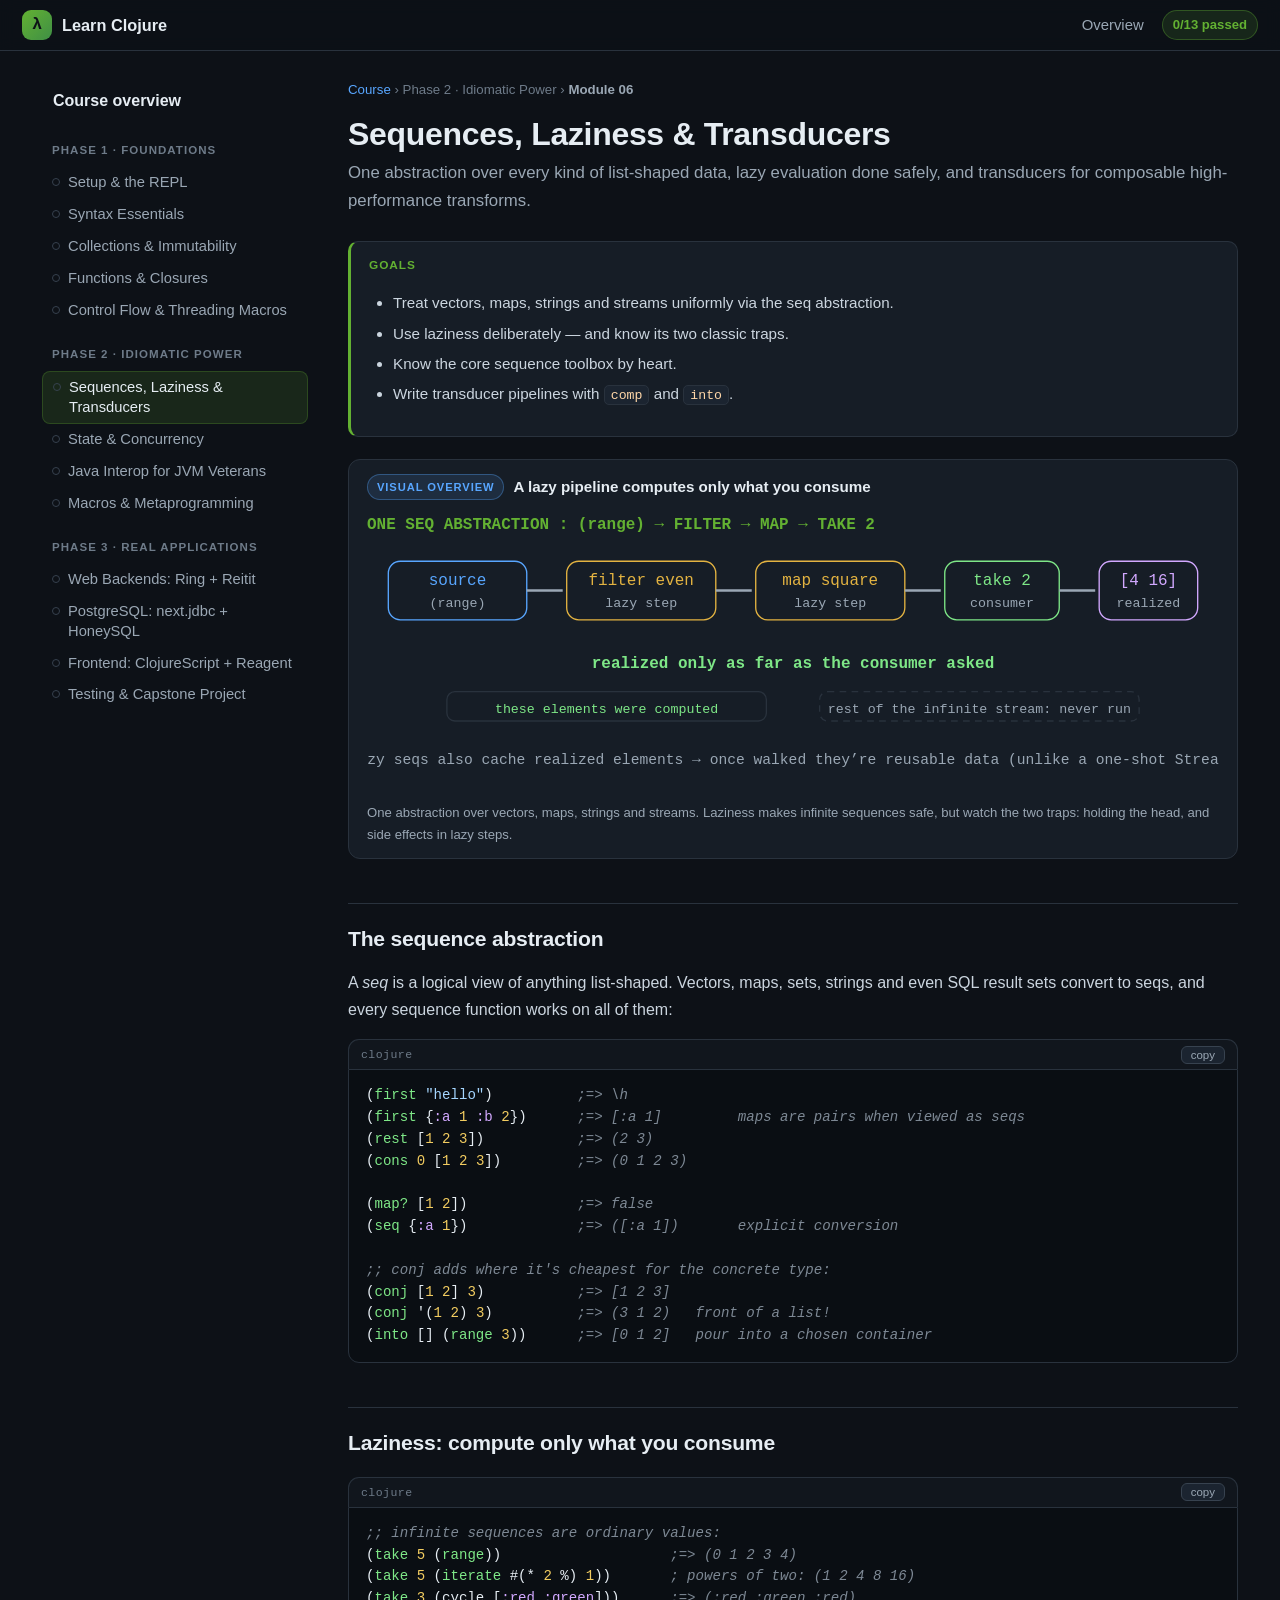
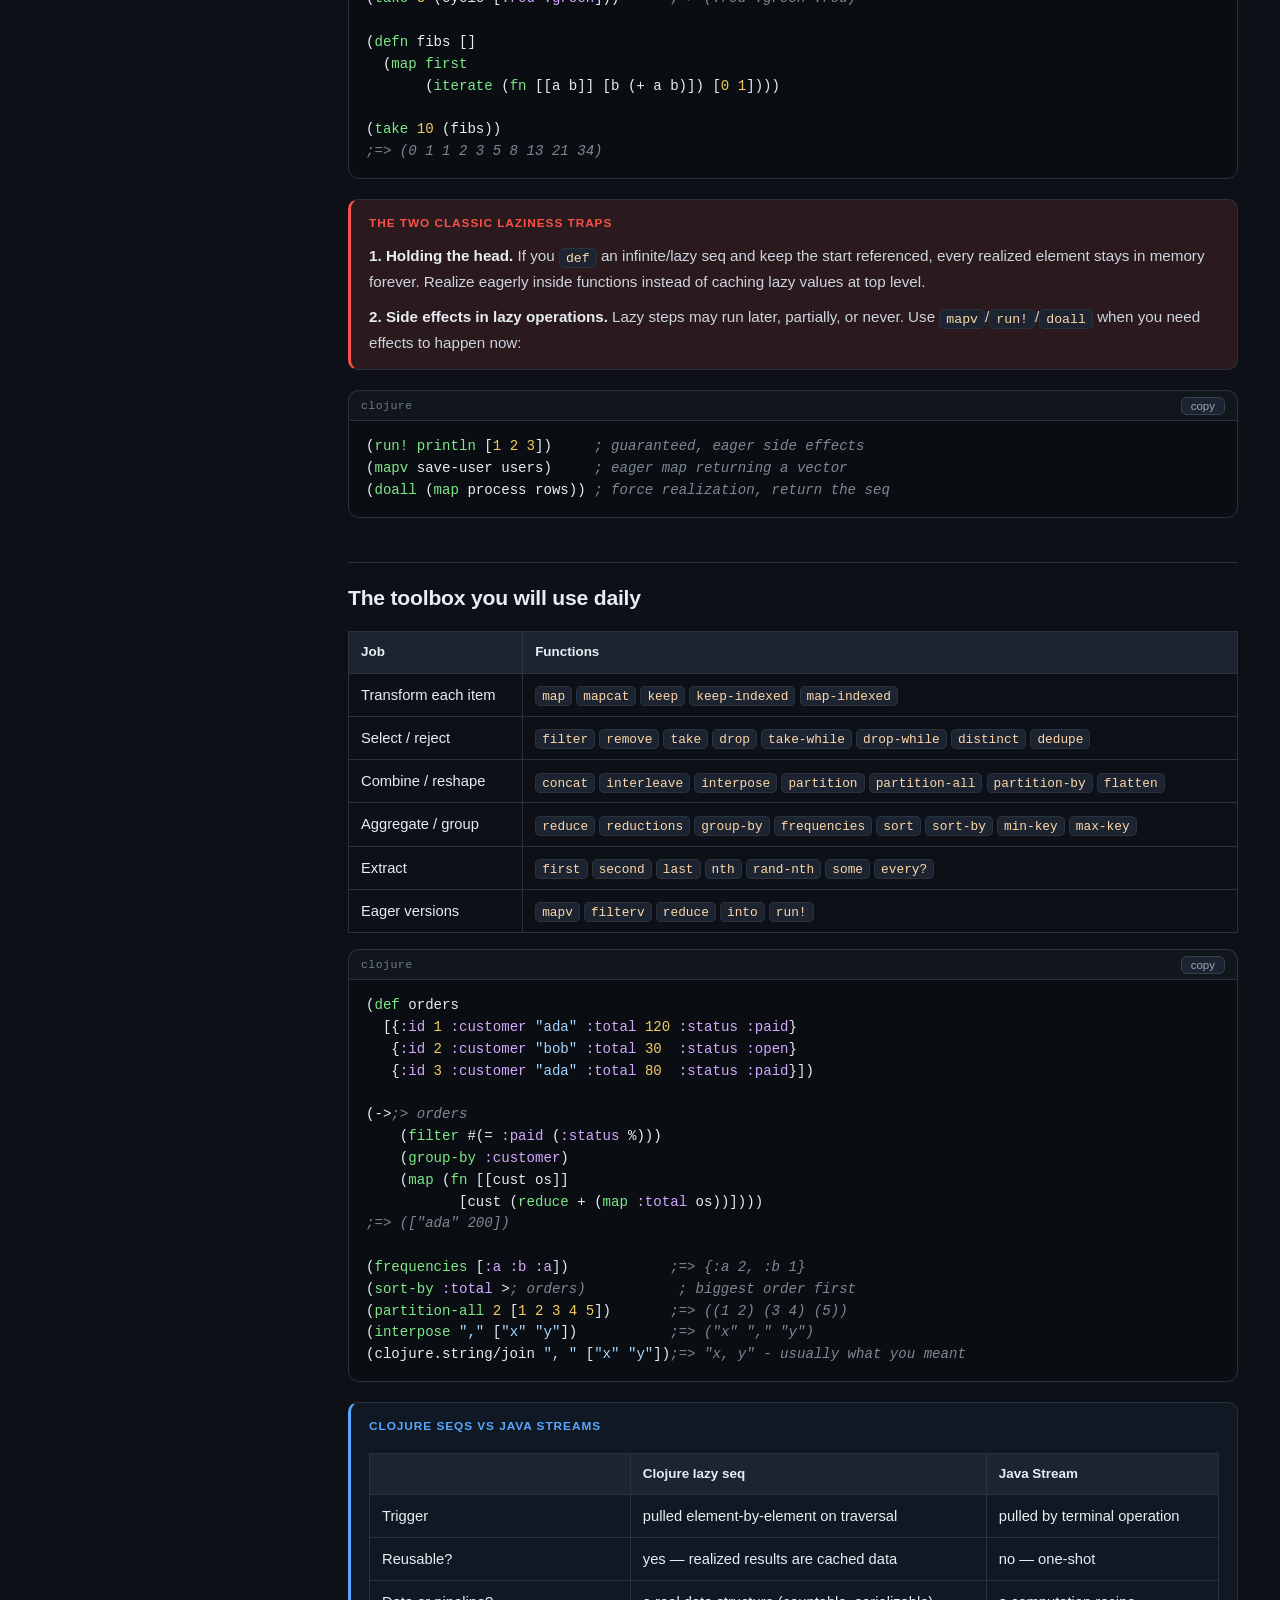
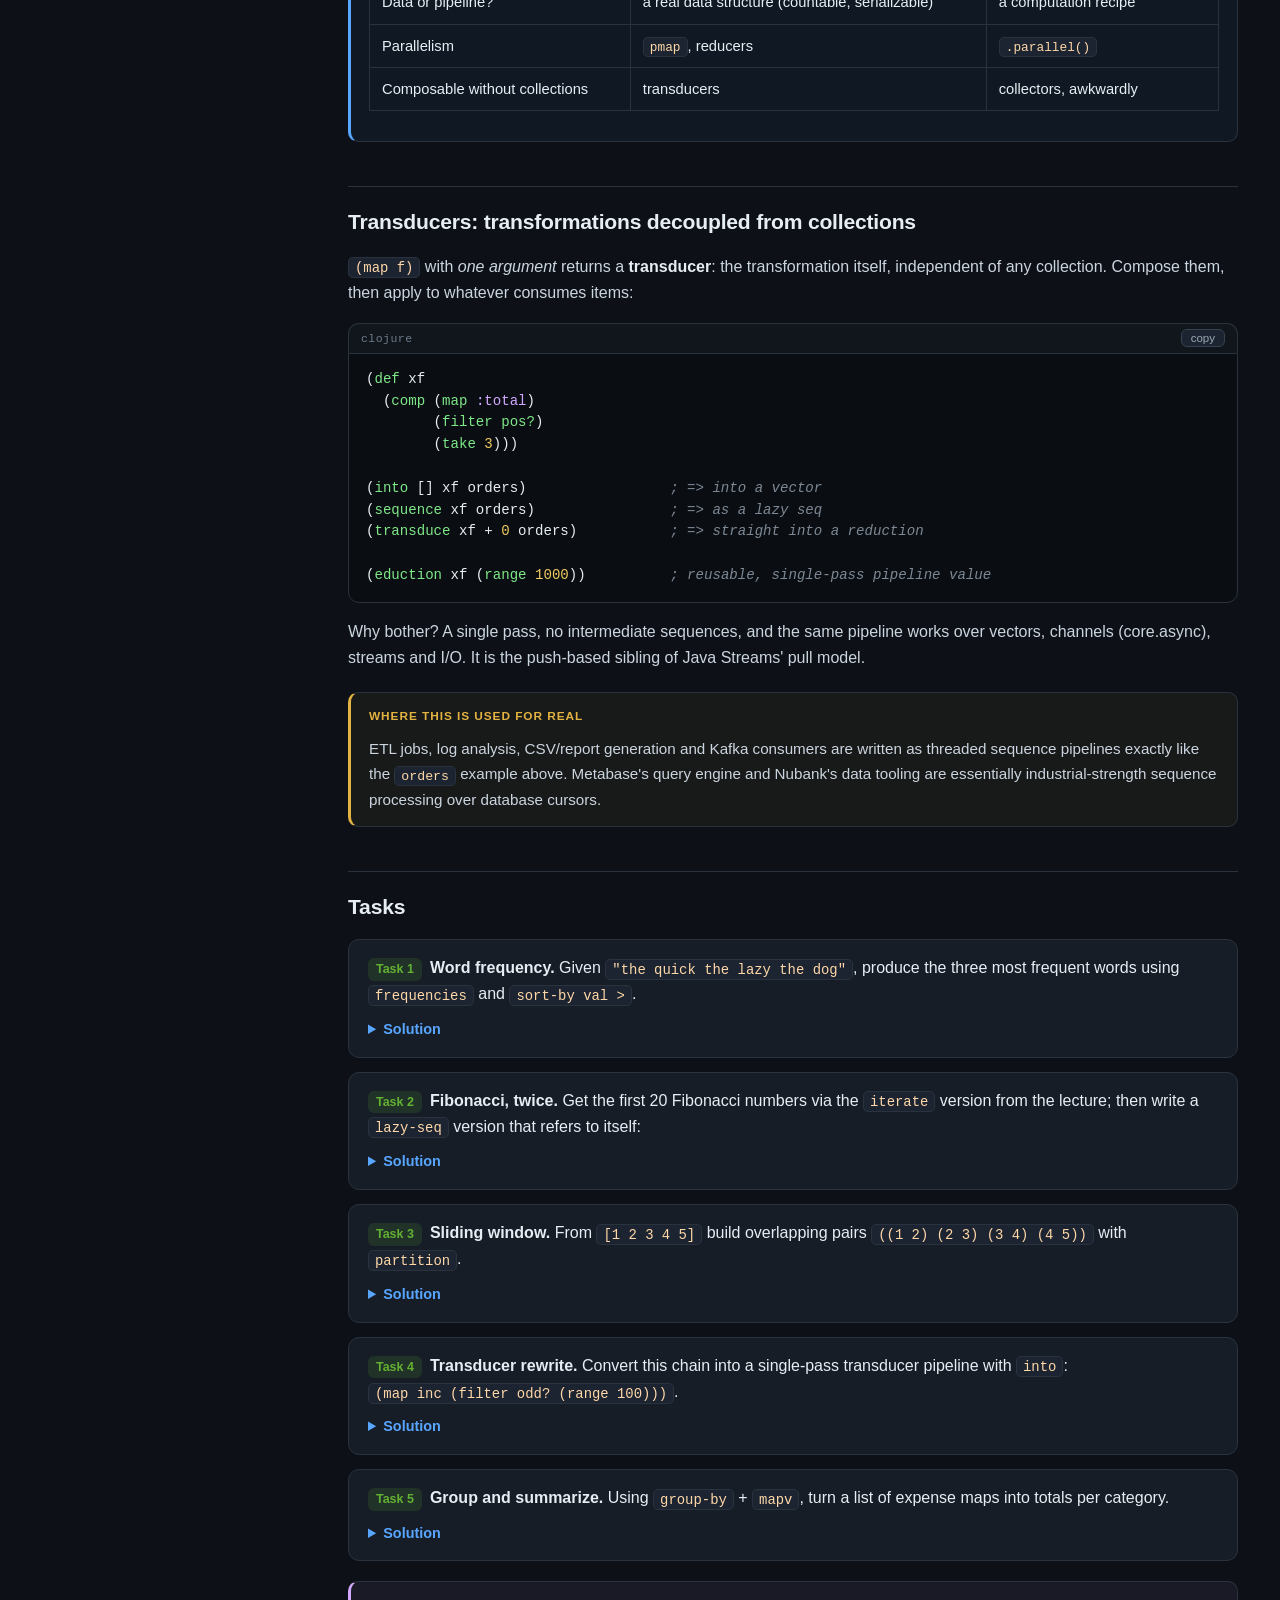
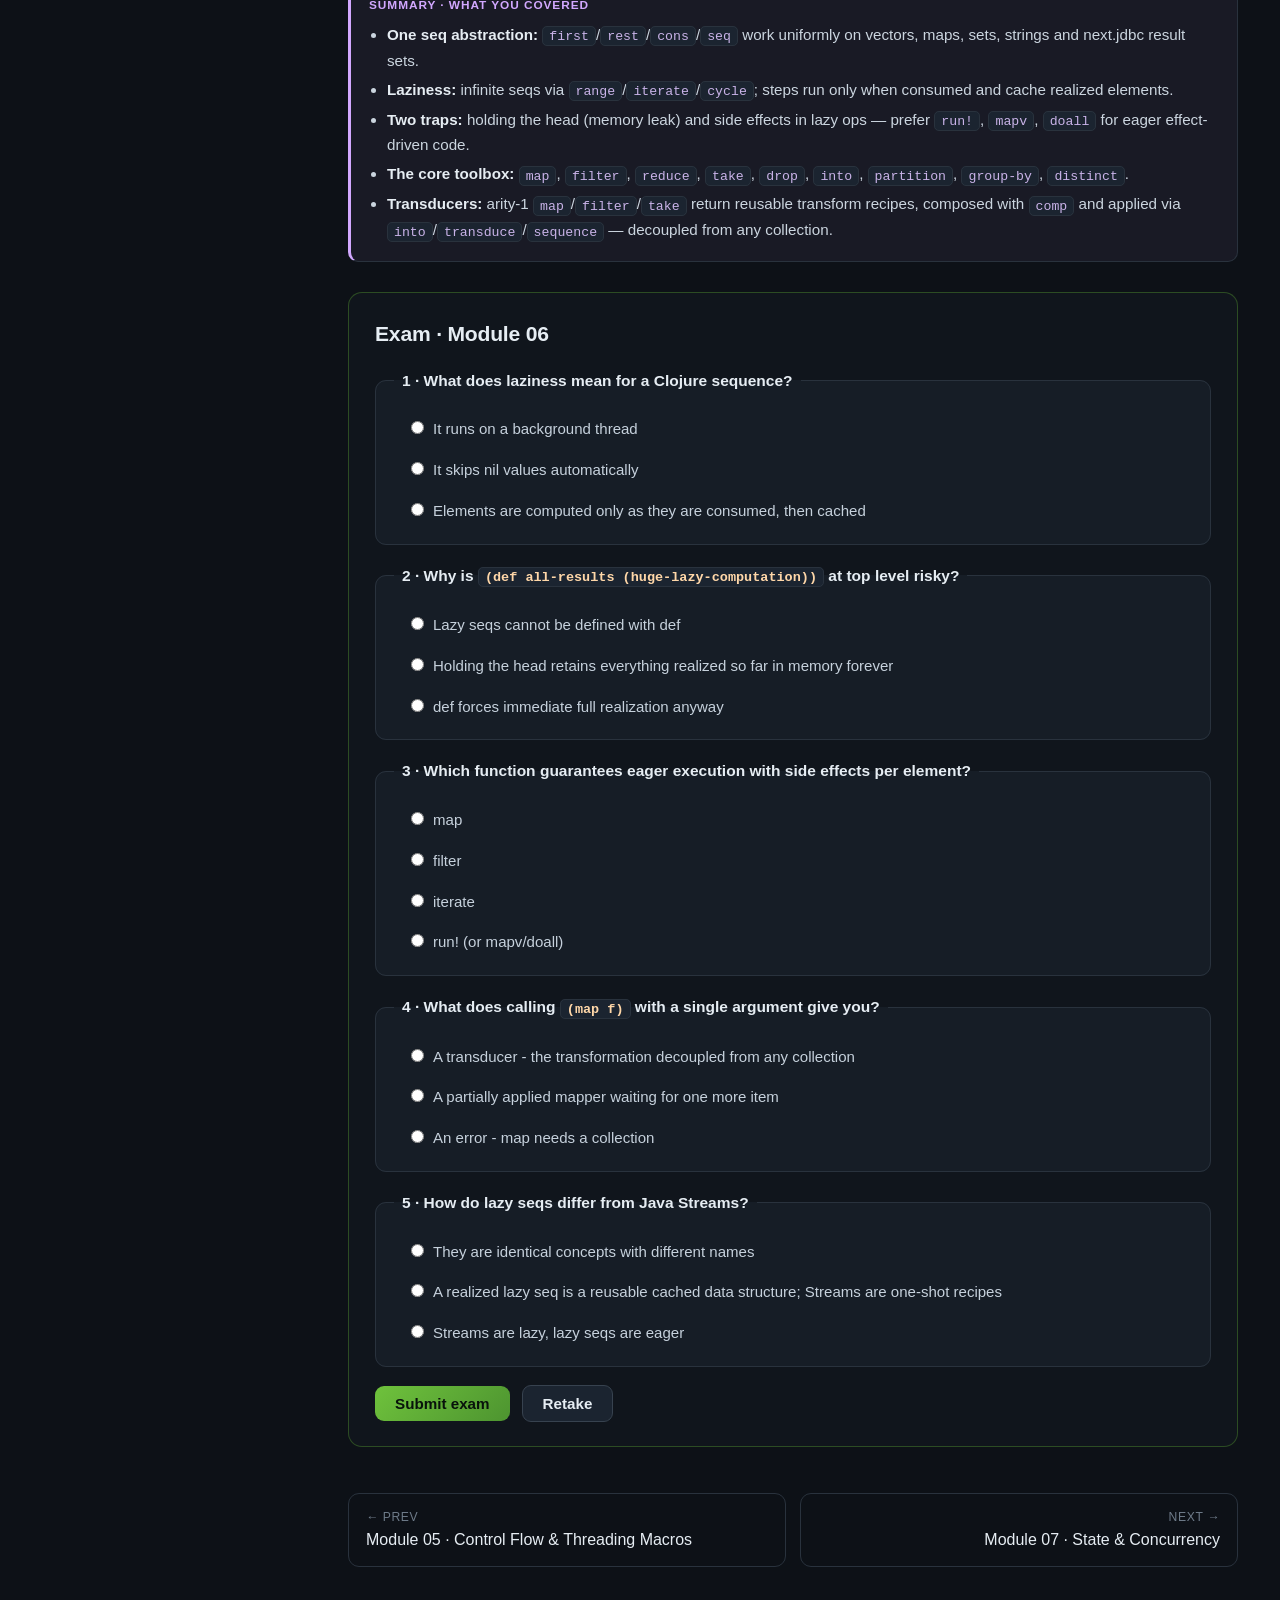
<file: m06-sequences-laziness-transducers.html>
<!DOCTYPE html>
<html lang="en">
<head>
<meta charset="UTF-8">
<meta name="viewport" content="width=device-width, initial-scale=1.0">
<title>Module 06 · Sequences, Laziness &amp; Transducers — Learn Clojure</title>
<link rel="icon" href="data:image/svg+xml,%3Csvg xmlns='http://www.w3.org/2000/svg' viewBox='0 0 32 32'%3E%3Ccircle cx='16' cy='16' r='14' fill='%2363b132'/%3E%3Ctext x='16' y='22' font-size='17' text-anchor='middle' fill='%230d1117' font-family='monospace'%3E%CE%BB%3C/text%3E%3C/svg%3E">
<link rel="stylesheet" href="styles.css">
</head>
<body data-module="m06">

<header class="topbar">
  <a class="brand" href="index.html"><span class="lambda">&lambda;</span> Learn Clojure</a>
  <button id="menuBtn" type="button">Menu</button>
  <nav class="topnav">
    <a href="index.html">Overview</a>
    <span class="progress-chip" id="progressChip">0/13 passed</span>
  </nav>
</header>

<div class="layout">
  <aside class="sidebar" id="sidebar"></aside>

  <main class="content">
    <nav class="crumbs"><a href="index.html">Course</a> &rsaquo; Phase 2 &middot; Idiomatic Power &rsaquo; <b>Module 06</b></nav>
    <h1>Sequences, Laziness &amp; Transducers</h1>
    <p class="subtitle">One abstraction over every kind of list-shaped data, lazy evaluation done safely, and transducers for composable high-performance transforms.</p>

    <div class="box goals">
      <div class="box-title">Goals</div>
      <ul>
        <li>Treat vectors, maps, strings and streams uniformly via the seq abstraction.</li>
        <li>Use laziness deliberately &mdash; and know its two classic traps.</li>
        <li>Know the core sequence toolbox by heart.</li>
        <li>Write transducer pipelines with <code>comp</code> and <code>into</code>.</li>
      </ul>
    </div>

    <figure class="figure">
      <div class="fig-head"><span class="fig-chip">Visual overview</span><span class="fig-title">A lazy pipeline computes only what you consume</span></div>
      <svg viewBox="0 0 640 218" role="img" aria-label="Lazy sequence pipeline">
        <text x="0" y="16" fill="#63b132" font-family="monospace" font-size="12" font-weight="700">ONE SEQ ABSTRACTION : (range) &rarr; FILTER &rarr; MAP &rarr; TAKE 2</text>
        <rect x="16" y="40" width="104" height="44" rx="9" fill="#161d26" stroke="#58a6ff"/>
        <text x="68" y="58" text-anchor="middle" fill="#58a6ff" font-family="monospace" font-size="12">source</text>
        <text x="68" y="74" text-anchor="middle" fill="#9aa7b4" font-family="monospace" font-size="10">(range)</text>
        <rect x="150" y="40" width="112" height="44" rx="9" fill="#161d26" stroke="#e3b341"/>
        <text x="206" y="58" text-anchor="middle" fill="#e3b341" font-family="monospace" font-size="12">filter even</text>
        <text x="206" y="74" text-anchor="middle" fill="#9aa7b4" font-family="monospace" font-size="10">lazy step</text>
        <rect x="292" y="40" width="112" height="44" rx="9" fill="#161d26" stroke="#e3b341"/>
        <text x="348" y="58" text-anchor="middle" fill="#e3b341" font-family="monospace" font-size="12">map square</text>
        <text x="348" y="74" text-anchor="middle" fill="#9aa7b4" font-family="monospace" font-size="10">lazy step</text>
        <rect x="434" y="40" width="86" height="44" rx="9" fill="#161d26" stroke="#7ee787"/>
        <text x="477" y="58" text-anchor="middle" fill="#7ee787" font-family="monospace" font-size="12">take 2</text>
        <text x="477" y="74" text-anchor="middle" fill="#9aa7b4" font-family="monospace" font-size="10">consumer</text>
        <rect x="550" y="40" width="74" height="44" rx="9" fill="#161d26" stroke="#d2a8ff"/>
        <text x="587" y="58" text-anchor="middle" fill="#d2a8ff" font-family="monospace" font-size="12">[4 16]</text>
        <text x="587" y="74" text-anchor="middle" fill="#9aa7b4" font-family="monospace" font-size="10">realized</text>
        <line x1="120" y1="62" x2="147" y2="62" stroke="#9aa7b4" stroke-width="2"/>
        <line x1="262" y1="62" x2="289" y2="62" stroke="#9aa7b4" stroke-width="2"/>
        <line x1="404" y1="62" x2="431" y2="62" stroke="#9aa7b4" stroke-width="2"/>
        <line x1="520" y1="62" x2="547" y2="62" stroke="#9aa7b4" stroke-width="2"/>
        <text x="320" y="120" text-anchor="middle" fill="#7ee787" font-family="monospace" font-size="12" font-weight="700">realized only as far as the consumer asked</text>
        <rect x="60" y="138" width="240" height="22" rx="6" fill="#161d26" stroke="#29323d"/>
        <text x="180" y="154" text-anchor="middle" fill="#7ee787" font-family="monospace" font-size="10">these elements were computed</text>
        <rect x="340" y="138" width="240" height="22" rx="6" fill="#161d26" stroke="#29323d" stroke-dasharray="5 4"/>
        <text x="460" y="154" text-anchor="middle" fill="#9aa7b4" font-family="monospace" font-size="10">rest of the infinite stream: never run</text>
        <text x="320" y="192" text-anchor="middle" fill="#9aa7b4" font-family="monospace" font-size="11">lazy seqs also cache realized elements &rarr; once walked they&rsquo;re reusable data (unlike a one-shot Stream)</text>
      </svg>
      <figcaption>One abstraction over vectors, maps, strings and streams. Laziness makes infinite sequences safe, but watch the two traps: holding the head, and side effects in lazy steps.</figcaption>
    </figure>

    <h2>The sequence abstraction</h2>
    <p>A <em>seq</em> is a logical view of anything list-shaped. Vectors, maps, sets, strings and even
    SQL result sets convert to seqs, and every sequence function works on all of them:</p>
    <pre><code class="language-clojure">(first "hello")          ;=&gt; \h
(first {:a 1 :b 2})      ;=&gt; [:a 1]         maps are pairs when viewed as seqs
(rest [1 2 3])           ;=&gt; (2 3)
(cons 0 [1 2 3])         ;=&gt; (0 1 2 3)

(map? [1 2])             ;=&gt; false
(seq {:a 1})             ;=&gt; ([:a 1])       explicit conversion

;; conj adds where it's cheapest for the concrete type:
(conj [1 2] 3)           ;=&gt; [1 2 3]
(conj '(1 2) 3)          ;=&gt; (3 1 2)   front of a list!
(into [] (range 3))      ;=&gt; [0 1 2]   pour into a chosen container</code></pre>

    <h2>Laziness: compute only what you consume</h2>
    <pre><code class="language-clojure">;; infinite sequences are ordinary values:
(take 5 (range))                    ;=&gt; (0 1 2 3 4)
(take 5 (iterate #(* 2 %) 1))       ; powers of two: (1 2 4 8 16)
(take 3 (cycle [:red :green]))      ;=&gt; (:red :green :red)

(defn fibs []
  (map first
       (iterate (fn [[a b]] [b (+ a b)]) [0 1])))

(take 10 (fibs))
;=&gt; (0 1 1 2 3 5 8 13 21 34)</code></pre>
    <div class="box warn">
      <div class="box-title">The two classic laziness traps</div>
      <p><strong>1. Holding the head.</strong> If you <code>def</code> an infinite/lazy seq and keep the start
      referenced, every realized element stays in memory forever. Realize eagerly inside functions instead of
      caching lazy values at top level.</p>
      <p><strong>2. Side effects in lazy operations.</strong> Lazy steps may run later, partially, or never.
      Use <code>mapv</code>/<code>run!</code>/<code>doall</code> when you need effects to happen now:</p>
    </div>
    <pre><code class="language-clojure">(run! println [1 2 3])     ; guaranteed, eager side effects
(mapv save-user users)     ; eager map returning a vector
(doall (map process rows)) ; force realization, return the seq</code></pre>

    <h2>The toolbox you will use daily</h2>
    <table>
      <tr><th>Job</th><th>Functions</th></tr>
      <tr><td>Transform each item</td><td><code>map</code> <code>mapcat</code> <code>keep</code> <code>keep-indexed</code> <code>map-indexed</code></td></tr>
      <tr><td>Select / reject</td><td><code>filter</code> <code>remove</code> <code>take</code> <code>drop</code> <code>take-while</code> <code>drop-while</code> <code>distinct</code> <code>dedupe</code></td></tr>
      <tr><td>Combine / reshape</td><td><code>concat</code> <code>interleave</code> <code>interpose</code> <code>partition</code> <code>partition-all</code> <code>partition-by</code> <code>flatten</code></td></tr>
      <tr><td>Aggregate / group</td><td><code>reduce</code> <code>reductions</code> <code>group-by</code> <code>frequencies</code> <code>sort</code> <code>sort-by</code> <code>min-key</code> <code>max-key</code></td></tr>
      <tr><td>Extract</td><td><code>first</code> <code>second</code> <code>last</code> <code>nth</code> <code>rand-nth</code> <code>some</code> <code>every?</code></td></tr>
      <tr><td>Eager versions</td><td><code>mapv</code> <code>filterv</code> <code>reduce</code> <code>into</code> <code>run!</code></td></tr>
    </table>
    <pre><code class="language-clojure">(def orders
  [{:id 1 :customer "ada" :total 120 :status :paid}
   {:id 2 :customer "bob" :total 30  :status :open}
   {:id 3 :customer "ada" :total 80  :status :paid}])

(-&gt;&gt; orders
    (filter #(= :paid (:status %)))
    (group-by :customer)
    (map (fn [[cust os]]
           [cust (reduce + (map :total os))])))
;=&gt; (["ada" 200])

(frequencies [:a :b :a])            ;=&gt; {:a 2, :b 1}
(sort-by :total &gt; orders)           ; biggest order first
(partition-all 2 [1 2 3 4 5])       ;=&gt; ((1 2) (3 4) (5))
(interpose "," ["x" "y"])           ;=&gt; ("x" "," "y")
(clojure.string/join ", " ["x" "y"]);=&gt; "x, y" - usually what you meant</code></pre>

    <div class="box analogy">
      <div class="box-title">Clojure seqs vs Java Streams</div>
      <table>
        <tr><th></th><th>Clojure lazy seq</th><th>Java Stream</th></tr>
        <tr><td>Trigger</td><td>pulled element-by-element on traversal</td><td>pulled by terminal operation</td></tr>
        <tr><td>Reusable?</td><td>yes &mdash; realized results are cached data</td><td>no &mdash; one-shot</td></tr>
        <tr><td>Data or pipeline?</td><td>a real data structure (countable, serializable)</td><td>a computation recipe</td></tr>
        <tr><td>Parallelism</td><td><code>pmap</code>, reducers</td><td><code>.parallel()</code></td></tr>
        <tr><td>Composable without collections</td><td>transducers</td><td>collectors, awkwardly</td></tr>
      </table>
    </div>

    <h2>Transducers: transformations decoupled from collections</h2>
    <p><code>(map f)</code> with <em>one argument</em> returns a <strong>transducer</strong>: the transformation
    itself, independent of any collection. Compose them, then apply to whatever consumes items:</p>
    <pre><code class="language-clojure">(def xf
  (comp (map :total)
        (filter pos?)
        (take 3)))

(into [] xf orders)                 ; =&gt; into a vector
(sequence xf orders)                ; =&gt; as a lazy seq
(transduce xf + 0 orders)           ; =&gt; straight into a reduction

(eduction xf (range 1000))          ; reusable, single-pass pipeline value</code></pre>
    <p>Why bother? A single pass, no intermediate sequences, and the same pipeline works over vectors,
    channels (core.async), streams and I/O. It is the push-based sibling of Java Streams' pull model.</p>

    <div class="box usecase">
      <div class="box-title">Where this is used for real</div>
      <p>ETL jobs, log analysis, CSV/report generation and Kafka consumers are written as threaded sequence
      pipelines exactly like the <code>orders</code> example above. Metabase's query engine and Nubank's data
      tooling are essentially industrial-strength sequence processing over database cursors.</p>
    </div>

    <h2>Tasks</h2>
    <div class="task">
      <span class="tnum">Task 1</span><strong>Word frequency.</strong> Given
      <code>"the quick the lazy the dog"</code>, produce the three most frequent words using
      <code>frequencies</code> and <code>sort-by val &gt;</code>.
      <details class="solution"><summary>Solution</summary>
        <pre><code class="language-clojure">(-&gt;&gt; "the quick the lazy the dog"
     (#(clojure.string/split % #" "))
     frequencies
     (sort-by val &gt;)
     (take 3))
;=&gt; (["the" 3] ...)</code></pre>
      </details>
    </div>
    <div class="task">
      <span class="tnum">Task 2</span><strong>Fibonacci, twice.</strong> Get the first 20 Fibonacci numbers via
      the <code>iterate</code> version from the lecture; then write a <code>lazy-seq</code> version that refers to
      itself:
      <details class="solution"><summary>Solution</summary>
        <pre><code class="language-clojure">(def fibs
  (lazy-seq
    (map first (iterate (fn [[a b]] [b (+ a b)]) [0 1]))))

(take 20 fibs)</code></pre>
      </details>
    </div>
    <div class="task">
      <span class="tnum">Task 3</span><strong>Sliding window.</strong> From <code>[1 2 3 4 5]</code> build
      overlapping pairs <code>((1 2) (2 3) (3 4) (4 5))</code> with <code>partition</code>.
      <details class="solution"><summary>Solution</summary>
        <pre><code class="language-clojure">(partition 2 1 [1 2 3 4 5])
;; partition size step coll - step 1 slides the window.</code></pre>
      </details>
    </div>
    <div class="task">
      <span class="tnum">Task 4</span><strong>Transducer rewrite.</strong> Convert this chain into a single-pass
      transducer pipeline with <code>into</code>:
      <code>(map inc (filter odd? (range 100)))</code>.
      <details class="solution"><summary>Solution</summary>
        <pre><code class="language-clojure">(into [] (comp (filter odd?) (map inc)) (range 100))
;; one pass, no intermediate seqs; take also short-circuits if composed in.</code></pre>
      </details>
    </div>
    <div class="task">
      <span class="tnum">Task 5</span><strong>Group and summarize.</strong> Using <code>group-by</code> +
      <code>mapv</code>, turn a list of expense maps into totals per category.
      <details class="solution"><summary>Solution</summary>
        <pre><code class="language-clojure">(def expenses [{:cat :food :amt 10} {:cat :travel :amt 25} {:cat :food :amt 7}])

(-&gt;&gt; expenses
    (group-by :cat)
    (mapv (fn [[cat xs]] [cat (reduce + (map :amt xs))])))
;=&gt; [[:food 17] [:travel 25]]</code></pre>
      </details>
    </div>

    <div class="box recap">
      <div class="box-title">Summary &middot; what you covered</div>
      <ul>
        <li><strong>One seq abstraction:</strong> <code>first</code>/<code>rest</code>/<code>cons</code>/<code>seq</code> work uniformly on vectors, maps, sets, strings and next.jdbc result sets.</li>
        <li><strong>Laziness:</strong> infinite seqs via <code>range</code>/<code>iterate</code>/<code>cycle</code>; steps run only when consumed and cache realized elements.</li>
        <li><strong>Two traps:</strong> holding the head (memory leak) and side effects in lazy ops &mdash; prefer <code>run!</code>, <code>mapv</code>, <code>doall</code> for eager effect-driven code.</li>
        <li><strong>The core toolbox:</strong> <code>map</code>, <code>filter</code>, <code>reduce</code>, <code>take</code>, <code>drop</code>, <code>into</code>, <code>partition</code>, <code>group-by</code>, <code>distinct</code>.</li>
        <li><strong>Transducers:</strong> arity-1 <code>map</code>/<code>filter</code>/<code>take</code> return reusable transform recipes, composed with <code>comp</code> and applied via <code>into</code>/<code>transduce</code>/<code>sequence</code> &mdash; decoupled from any collection.</li>
      </ul>
    </div>

    <section class="exam">
      <h2>Exam &middot; Module 06</h2>
      <form class="quiz" data-quiz="m06">
        <fieldset class="q" data-answer="c">
          <legend>1 &middot; What does laziness mean for a Clojure sequence?</legend>
          <label><input type="radio" name="m06q1" value="a"><span>It runs on a background thread</span></label>
          <label><input type="radio" name="m06q1" value="b"><span>It skips nil values automatically</span></label>
          <label><input type="radio" name="m06q1" value="c"><span>Elements are computed only as they are consumed, then cached</span></label>
          <div class="explain" hidden>Lazy seqs realize elements on demand and remember them - enabling infinite sequences and cheap partial consumption.</div>
        </fieldset>
        <fieldset class="q" data-answer="b">
          <legend>2 &middot; Why is <code>(def all-results (huge-lazy-computation))</code> at top level risky?</legend>
          <label><input type="radio" name="m06q2" value="a"><span>Lazy seqs cannot be defined with def</span></label>
          <label><input type="radio" name="m06q2" value="b"><span>Holding the head retains everything realized so far in memory forever</span></label>
          <label><input type="radio" name="m06q2" value="c"><span>def forces immediate full realization anyway</span></label>
          <div class="explain" hidden>The head-holding problem: as long as the root reference lives, all cached elements live too. Prefer realizing inside function scope or using reduce/into.</div>
        </fieldset>
        <fieldset class="q" data-answer="d">
          <legend>3 &middot; Which function guarantees eager execution with side effects per element?</legend>
          <label><input type="radio" name="m06q3" value="a"><span>map</span></label>
          <label><input type="radio" name="m06q3" value="b"><span>filter</span></label>
          <label><input type="radio" name="m06q3" value="c"><span>iterate</span></label>
          <label><input type="radio" name="m06q3" value="d"><span>run! (or mapv/doall)</span></label>
          <div class="explain" hidden>map/filter are lazy and may defer or skip work; run!, mapv and doall force eager evaluation.</div>
        </fieldset>
        <fieldset class="q" data-answer="a">
          <legend>4 &middot; What does calling <code>(map f)</code> with a single argument give you?</legend>
          <label><input type="radio" name="m06q4" value="a"><span>A transducer - the transformation decoupled from any collection</span></label>
          <label><input type="radio" name="m06q4" value="b"><span>A partially applied mapper waiting for one more item</span></label>
          <label><input type="radio" name="m06q4" value="c"><span>An error - map needs a collection</span></label>
          <div class="explain" hidden>Arity-1 map/filter/take etc. return transducers, composable with comp and applicable via into/sequence/transduce/channels.</div>
        </fieldset>
        <fieldset class="q" data-answer="b">
          <legend>5 &middot; How do lazy seqs differ from Java Streams?</legend>
          <label><input type="radio" name="m06q5" value="a"><span>They are identical concepts with different names</span></label>
          <label><input type="radio" name="m06q5" value="b"><span>A realized lazy seq is a reusable cached data structure; Streams are one-shot recipes</span></label>
          <label><input type="radio" name="m06q5" value="c"><span>Streams are lazy, lazy seqs are eager</span></label>
          <div class="explain" hidden>Once traversed, a seq is plain data you can count, pass around or re-walk. A consumed Stream throws if reused.</div>
        </fieldset>
        <div class="quiz-actions">
          <button type="submit" class="btn">Submit exam</button>
          <button type="button" class="btn secondary retake" hidden>Retake</button>
        </div>
        <div class="result" hidden></div>
      </form>
    </section>

    <nav class="pager">
      <a href="m05-control-flow-threading.html"><span class="dir">&larr; PREV</span>Module 05 &middot; Control Flow &amp; Threading Macros</a>
      <a class="next" href="m07-state-concurrency.html"><span class="dir">NEXT &rarr;</span>Module 07 &middot; State &amp; Concurrency</a>
    </nav>
  </main>
</div>

<script src="app.js"></script>
</body>
</html>
</file>
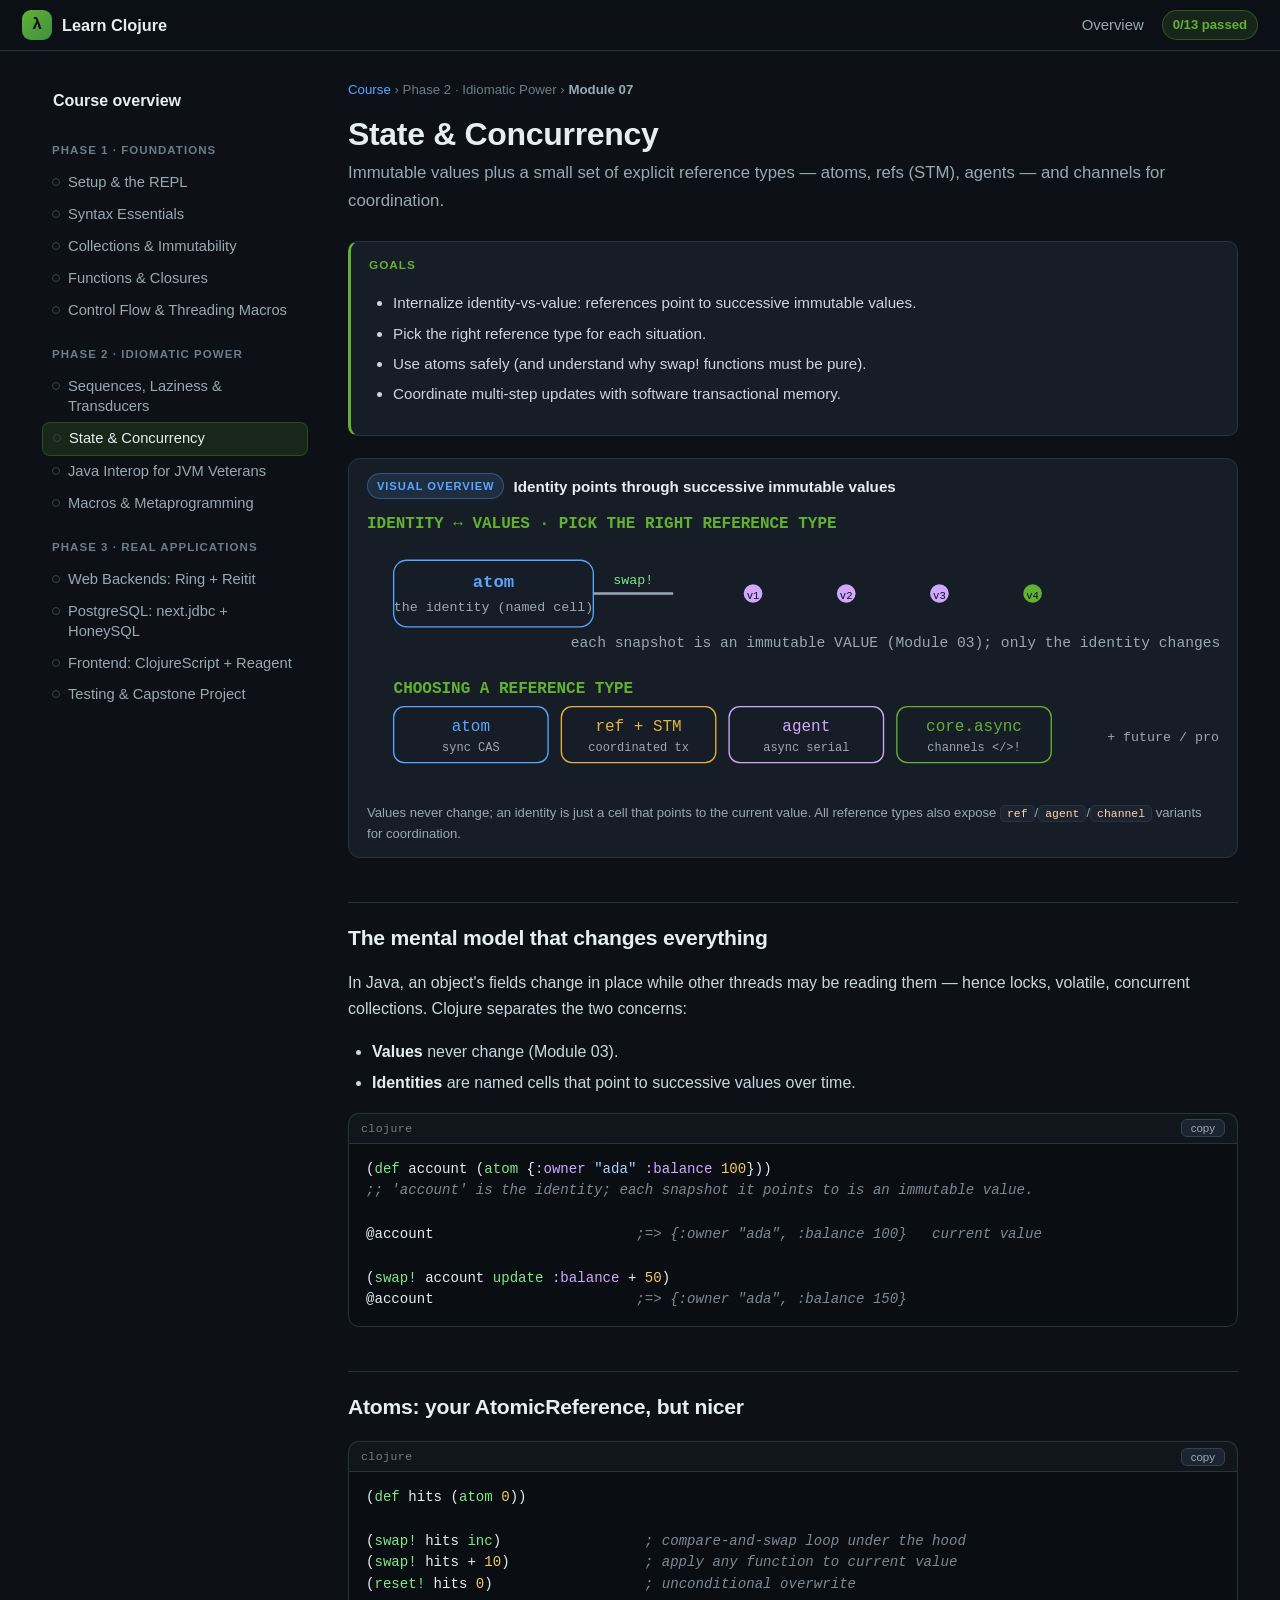
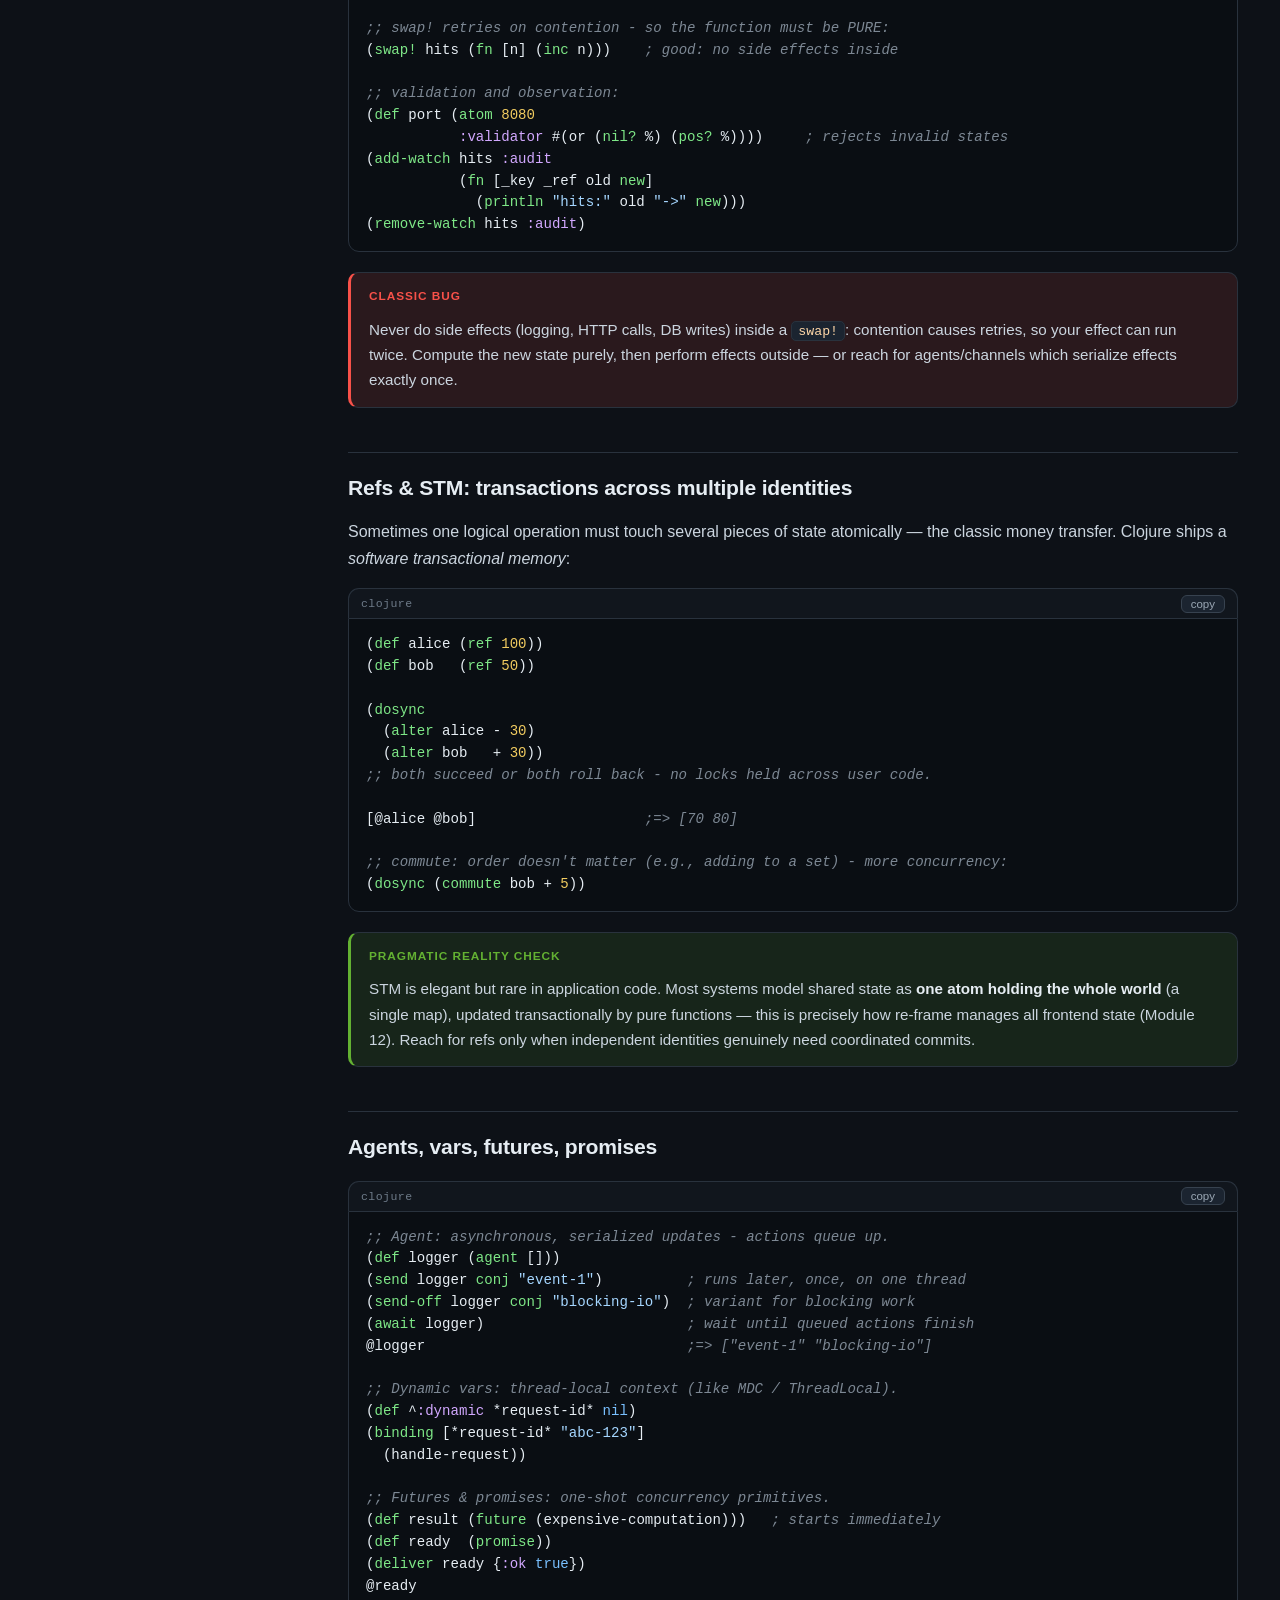
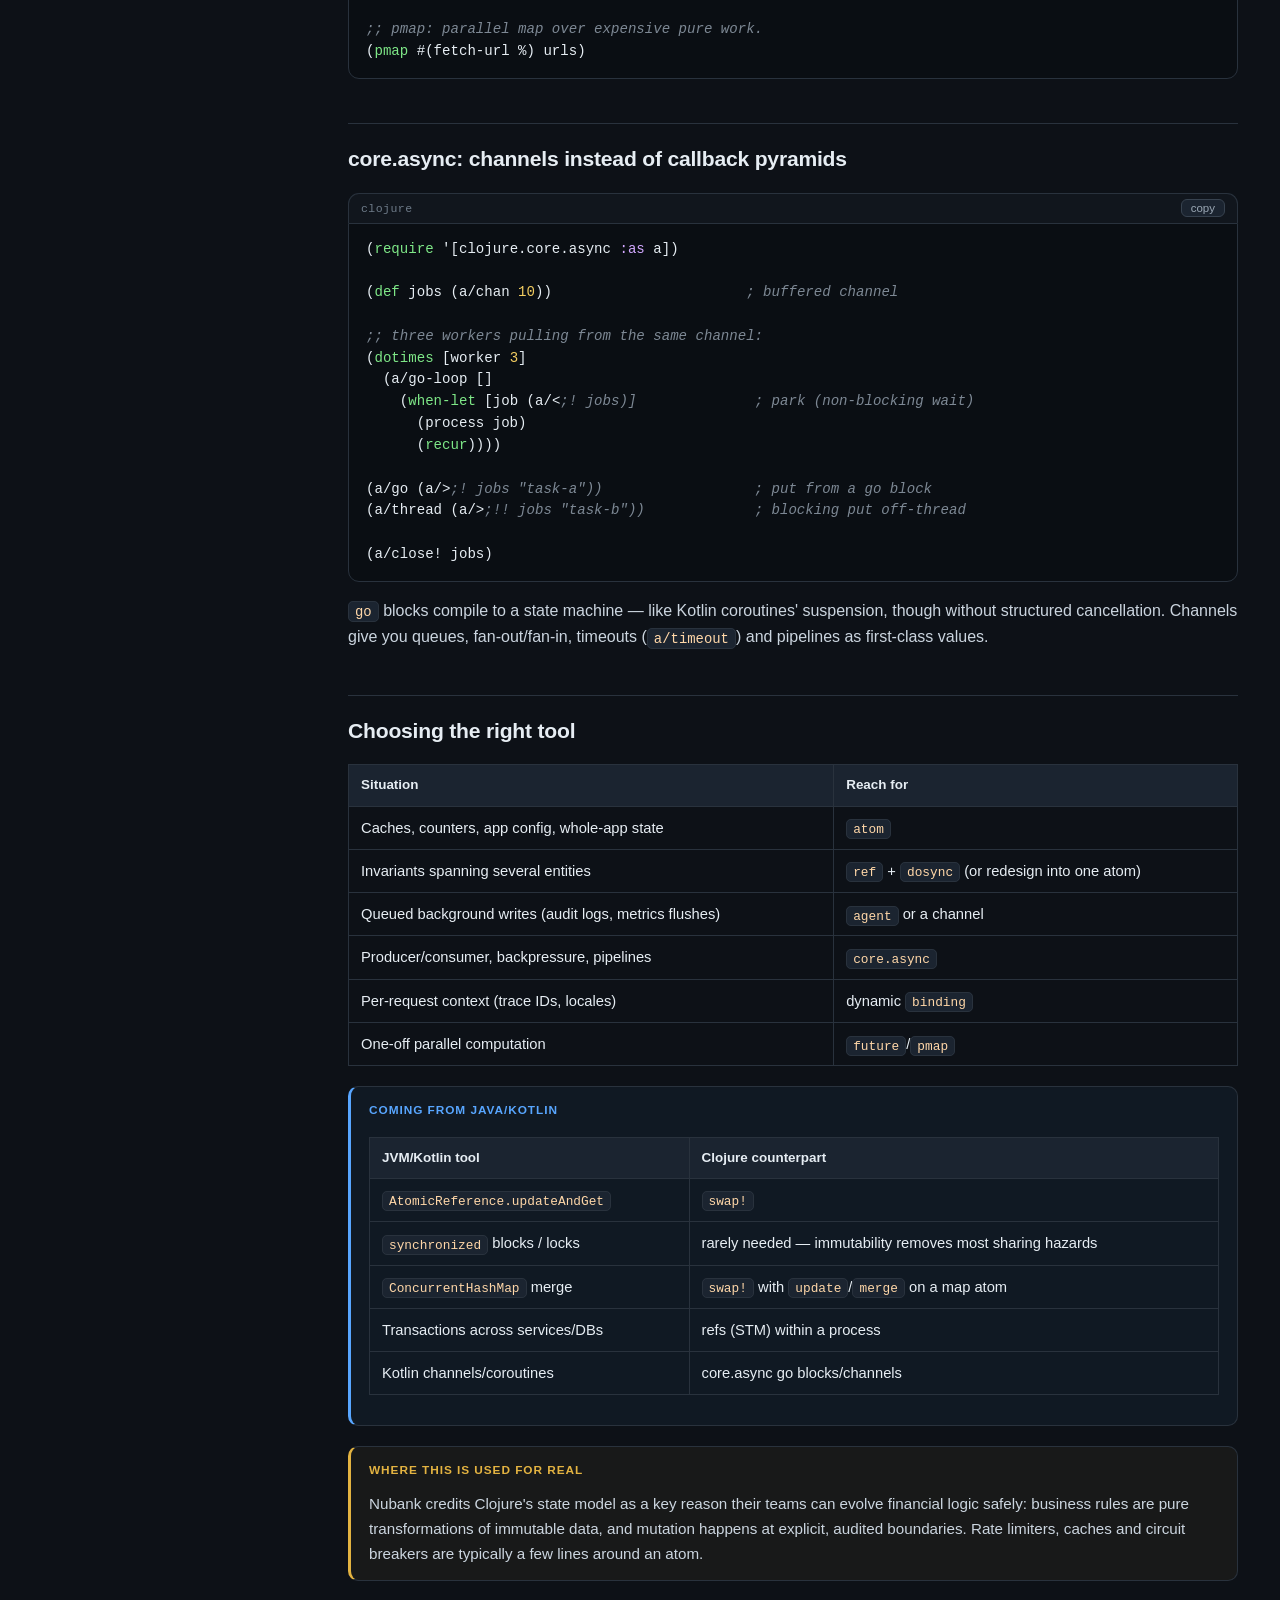
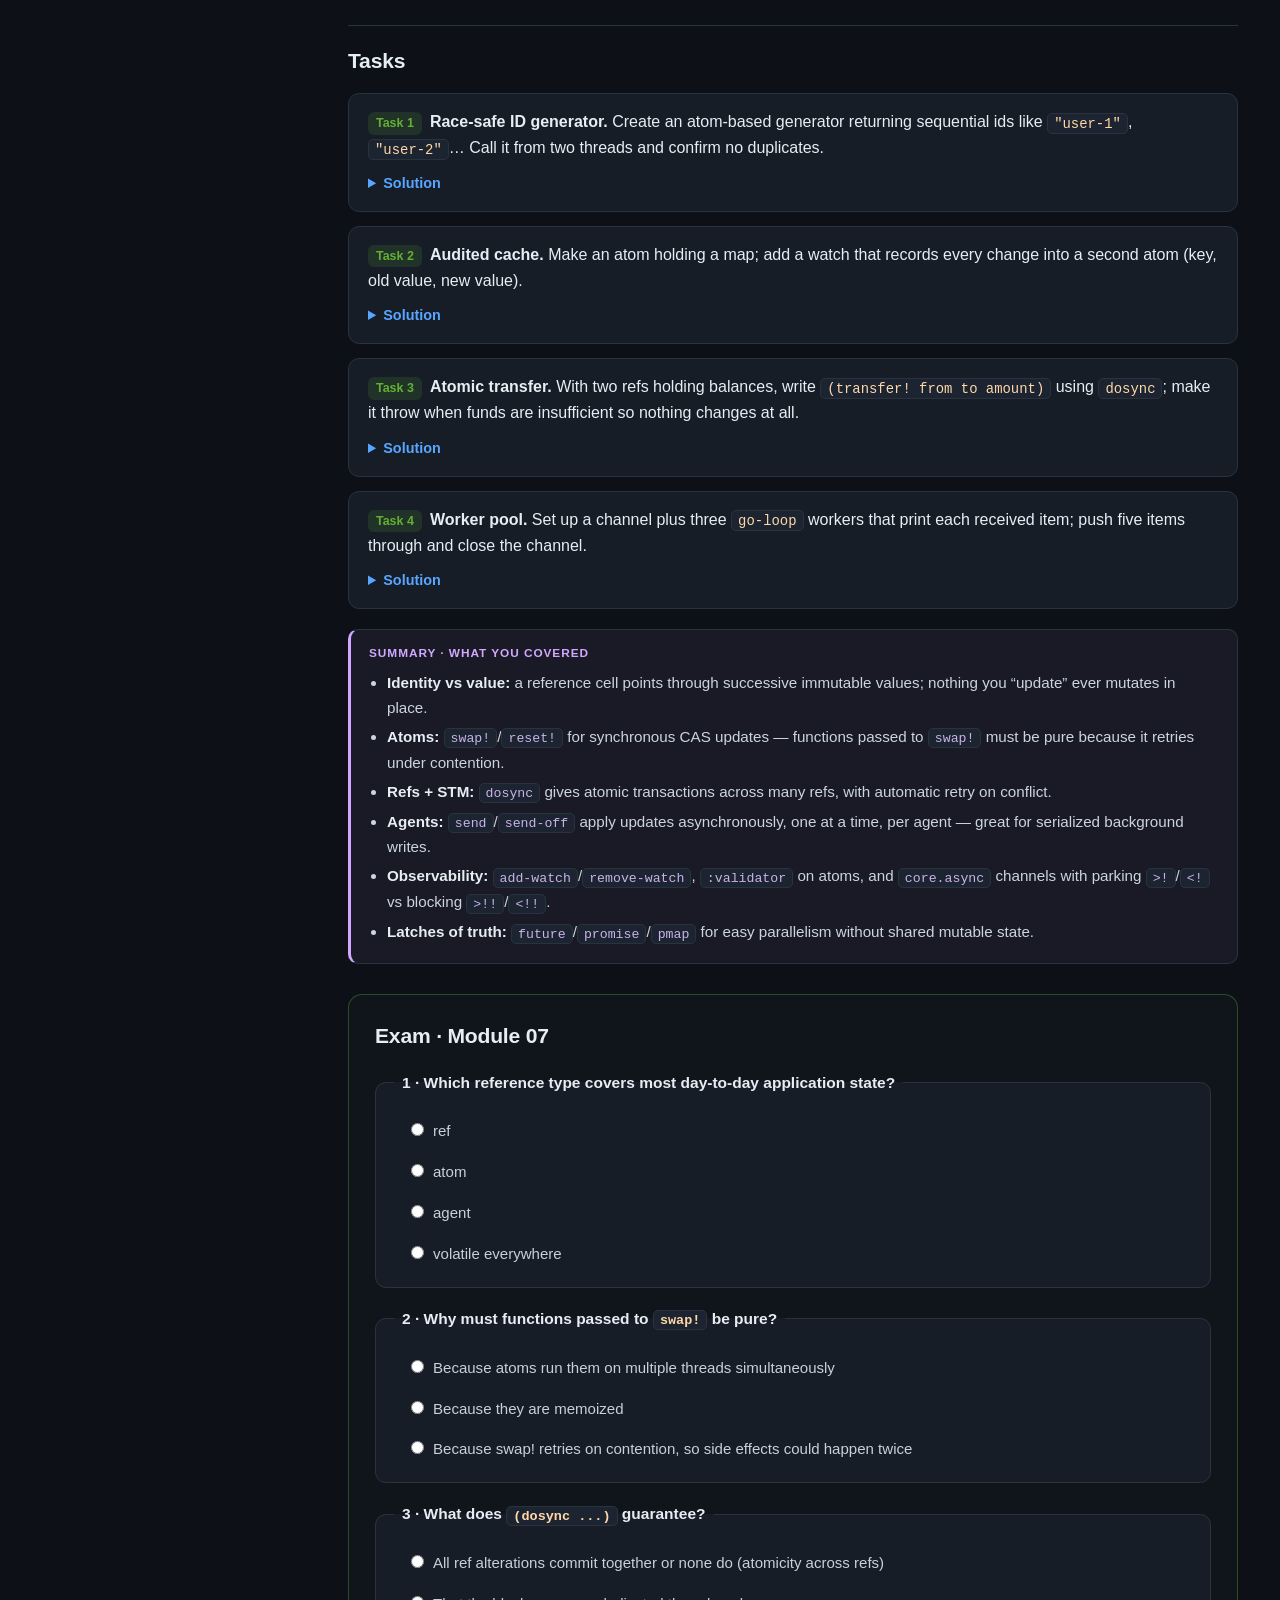
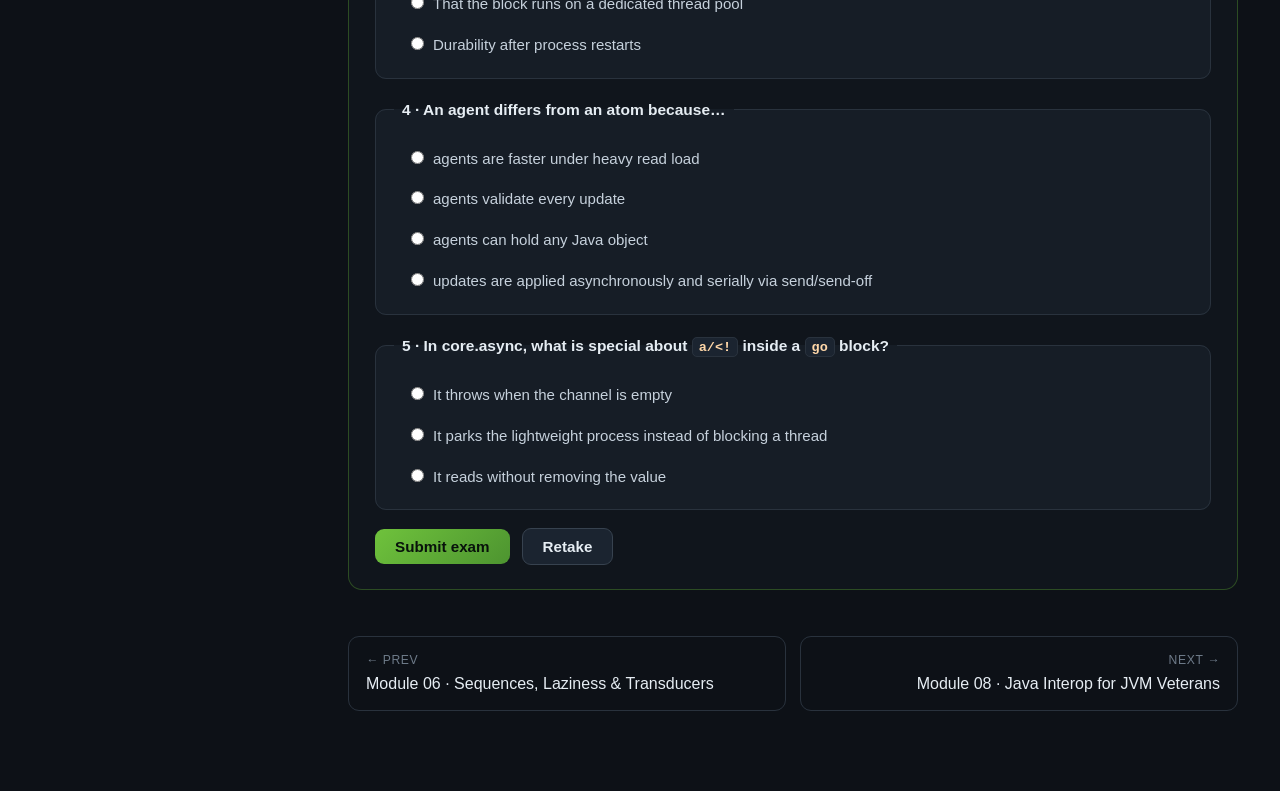
<file: m07-state-concurrency.html>
<!DOCTYPE html>
<html lang="en">
<head>
<meta charset="UTF-8">
<meta name="viewport" content="width=device-width, initial-scale=1.0">
<title>Module 07 · State &amp; Concurrency — Learn Clojure</title>
<link rel="icon" href="data:image/svg+xml,%3Csvg xmlns='http://www.w3.org/2000/svg' viewBox='0 0 32 32'%3E%3Ccircle cx='16' cy='16' r='14' fill='%2363b132'/%3E%3Ctext x='16' y='22' font-size='17' text-anchor='middle' fill='%230d1117' font-family='monospace'%3E%CE%BB%3C/text%3E%3C/svg%3E">
<link rel="stylesheet" href="styles.css">
</head>
<body data-module="m07">

<header class="topbar">
  <a class="brand" href="index.html"><span class="lambda">&lambda;</span> Learn Clojure</a>
  <button id="menuBtn" type="button">Menu</button>
  <nav class="topnav">
    <a href="index.html">Overview</a>
    <span class="progress-chip" id="progressChip">0/13 passed</span>
  </nav>
</header>

<div class="layout">
  <aside class="sidebar" id="sidebar"></aside>

  <main class="content">
    <nav class="crumbs"><a href="index.html">Course</a> &rsaquo; Phase 2 &middot; Idiomatic Power &rsaquo; <b>Module 07</b></nav>
    <h1>State &amp; Concurrency</h1>
    <p class="subtitle">Immutable values plus a small set of explicit reference types &mdash; atoms, refs (STM), agents &mdash; and channels for coordination.</p>

    <div class="box goals">
      <div class="box-title">Goals</div>
      <ul>
        <li>Internalize identity-vs-value: references point to successive immutable values.</li>
        <li>Pick the right reference type for each situation.</li>
        <li>Use atoms safely (and understand why swap! functions must be pure).</li>
        <li>Coordinate multi-step updates with software transactional memory.</li>
      </ul>
    </div>

    <figure class="figure">
      <div class="fig-head"><span class="fig-chip">Visual overview</span><span class="fig-title">Identity points through successive immutable values</span></div>
      <svg viewBox="0 0 640 218" role="img" aria-label="Identity over time and reference types">
        <text x="0" y="16" fill="#63b132" font-family="monospace" font-size="12" font-weight="700">IDENTITY &harr; VALUES  &middot;  PICK THE RIGHT REFERENCE TYPE</text>
        <rect x="20" y="40" width="150" height="50" rx="10" fill="#161d26" stroke="#58a6ff"/>
        <text x="95" y="60" text-anchor="middle" fill="#58a6ff" font-family="monospace" font-size="13" font-weight="700">atom</text>
        <text x="95" y="78" text-anchor="middle" fill="#9aa7b4" font-family="monospace" font-size="10">the identity (named cell)</text>
        <line x1="170" y1="65" x2="230" y2="65" stroke="#9aa7b4" stroke-width="2"/>
        <text x="200" y="58" text-anchor="middle" fill="#7ee787" font-family="monospace" font-size="10">swap!</text>
        <circle cx="290" cy="65" r="7" fill="#d2a8ff"/>
        <text x="290" y="69" text-anchor="middle" fill="#0d1117" font-family="monospace" font-size="8">v1</text>
        <circle cx="360" cy="65" r="7" fill="#d2a8ff"/>
        <text x="360" y="69" text-anchor="middle" fill="#0d1117" font-family="monospace" font-size="8">v2</text>
        <circle cx="430" cy="65" r="7" fill="#d2a8ff"/>
        <text x="430" y="69" text-anchor="middle" fill="#0d1117" font-family="monospace" font-size="8">v3</text>
        <circle cx="500" cy="65" r="7" fill="#63b132"/>
        <text x="500" y="69" text-anchor="middle" fill="#0d1117" font-family="monospace" font-size="8">v4</text>
        <text x="430" y="105" text-anchor="middle" fill="#9aa7b4" font-family="monospace" font-size="11">each snapshot is an immutable VALUE (Module 03); only the identity changes over time</text>
        <text x="20" y="140" fill="#63b132" font-family="monospace" font-size="12" font-weight="700">CHOOSING A REFERENCE TYPE</text>
        <rect x="20" y="150" width="116" height="42" rx="8" fill="#161d26" stroke="#58a6ff"/>
        <text x="78" y="168" text-anchor="middle" fill="#58a6ff" font-family="monospace" font-size="12">atom</text>
        <text x="78" y="183" text-anchor="middle" fill="#9aa7b4" font-family="monospace" font-size="9">sync CAS</text>
        <rect x="146" y="150" width="116" height="42" rx="8" fill="#161d26" stroke="#e3b341"/>
        <text x="204" y="168" text-anchor="middle" fill="#e3b341" font-family="monospace" font-size="12">ref + STM</text>
        <text x="204" y="183" text-anchor="middle" fill="#9aa7b4" font-family="monospace" font-size="9">coordinated tx</text>
        <rect x="272" y="150" width="116" height="42" rx="8" fill="#161d26" stroke="#d2a8ff"/>
        <text x="330" y="168" text-anchor="middle" fill="#d2a8ff" font-family="monospace" font-size="12">agent</text>
        <text x="330" y="183" text-anchor="middle" fill="#9aa7b4" font-family="monospace" font-size="9">async serial</text>
        <rect x="398" y="150" width="116" height="42" rx="8" fill="#161d26" stroke="#63b132"/>
        <text x="456" y="168" text-anchor="middle" fill="#63b132" font-family="monospace" font-size="12">core.async</text>
        <text x="456" y="183" text-anchor="middle" fill="#9aa7b4" font-family="monospace" font-size="9">channels &lt;/&gt;!</text>
        <text x="556" y="176" fill="#9aa7b4" font-family="monospace" font-size="10">+ future / promise</text>
      </svg>
      <figcaption>Values never change; an identity is just a cell that points to the current value. All reference types also expose <code>ref</code>/<code>agent</code>/<code>channel</code> variants for coordination.</figcaption>
    </figure>

    <h2>The mental model that changes everything</h2>
    <p>In Java, an object's fields change in place while other threads may be reading them &mdash; hence locks,
    volatile, concurrent collections. Clojure separates the two concerns:</p>
    <ul>
      <li><strong>Values</strong> never change (Module 03).</li>
      <li><strong>Identities</strong> are named cells that point to successive values over time.</li>
    </ul>
    <pre><code class="language-clojure">(def account (atom {:owner "ada" :balance 100}))
;; 'account' is the identity; each snapshot it points to is an immutable value.

@account                        ;=&gt; {:owner "ada", :balance 100}   current value

(swap! account update :balance + 50)
@account                        ;=&gt; {:owner "ada", :balance 150}</code></pre>

    <h2>Atoms: your AtomicReference, but nicer</h2>
    <pre><code class="language-clojure">(def hits (atom 0))

(swap! hits inc)                 ; compare-and-swap loop under the hood
(swap! hits + 10)                ; apply any function to current value
(reset! hits 0)                  ; unconditional overwrite

;; swap! retries on contention - so the function must be PURE:
(swap! hits (fn [n] (inc n)))    ; good: no side effects inside

;; validation and observation:
(def port (atom 8080
           :validator #(or (nil? %) (pos? %))))     ; rejects invalid states
(add-watch hits :audit
           (fn [_key _ref old new]
             (println "hits:" old "-&gt;" new)))
(remove-watch hits :audit)</code></pre>
    <div class="box warn">
      <div class="box-title">Classic bug</div>
      <p>Never do side effects (logging, HTTP calls, DB writes) inside a <code>swap!</code>: contention causes
      retries, so your effect can run twice. Compute the new state purely, then perform effects outside &mdash;
      or reach for agents/channels which serialize effects exactly once.</p>
    </div>

    <h2>Refs &amp; STM: transactions across multiple identities</h2>
    <p>Sometimes one logical operation must touch several pieces of state atomically &mdash; the classic money
    transfer. Clojure ships a <em>software transactional memory</em>:</p>
    <pre><code class="language-clojure">(def alice (ref 100))
(def bob   (ref 50))

(dosync
  (alter alice - 30)
  (alter bob   + 30))
;; both succeed or both roll back - no locks held across user code.

[@alice @bob]                    ;=&gt; [70 80]

;; commute: order doesn't matter (e.g., adding to a set) - more concurrency:
(dosync (commute bob + 5))</code></pre>
    <div class="box tip">
      <div class="box-title">Pragmatic reality check</div>
      <p>STM is elegant but rare in application code. Most systems model shared state as <strong>one atom
      holding the whole world</strong> (a single map), updated transactionally by pure functions &mdash; this is
      precisely how re-frame manages all frontend state (Module 12). Reach for refs only when independent
      identities genuinely need coordinated commits.</p>
    </div>

    <h2>Agents, vars, futures, promises</h2>
    <pre><code class="language-clojure">;; Agent: asynchronous, serialized updates - actions queue up.
(def logger (agent []))
(send logger conj "event-1")          ; runs later, once, on one thread
(send-off logger conj "blocking-io")  ; variant for blocking work
(await logger)                        ; wait until queued actions finish
@logger                               ;=&gt; ["event-1" "blocking-io"]

;; Dynamic vars: thread-local context (like MDC / ThreadLocal).
(def ^:dynamic *request-id* nil)
(binding [*request-id* "abc-123"]
  (handle-request))

;; Futures & promises: one-shot concurrency primitives.
(def result (future (expensive-computation)))   ; starts immediately
(def ready  (promise))
(deliver ready {:ok true})
@ready

;; pmap: parallel map over expensive pure work.
(pmap #(fetch-url %) urls)</code></pre>

    <h2>core.async: channels instead of callback pyramids</h2>
    <pre><code class="language-clojure">(require '[clojure.core.async :as a])

(def jobs (a/chan 10))                       ; buffered channel

;; three workers pulling from the same channel:
(dotimes [worker 3]
  (a/go-loop []
    (when-let [job (a/&lt;! jobs)]              ; park (non-blocking wait)
      (process job)
      (recur))))

(a/go (a/&gt;! jobs "task-a"))                  ; put from a go block
(a/thread (a/&gt;!! jobs "task-b"))             ; blocking put off-thread

(a/close! jobs)</code></pre>
    <p><code>go</code> blocks compile to a state machine &mdash; like Kotlin coroutines' suspension, though without
    structured cancellation. Channels give you queues, fan-out/fan-in, timeouts (<code>a/timeout</code>) and
    pipelines as first-class values.</p>

    <h2>Choosing the right tool</h2>
    <table>
      <tr><th>Situation</th><th>Reach for</th></tr>
      <tr><td>Caches, counters, app config, whole-app state</td><td><code>atom</code></td></tr>
      <tr><td>Invariants spanning several entities</td><td><code>ref</code> + <code>dosync</code> (or redesign into one atom)</td></tr>
      <tr><td>Queued background writes (audit logs, metrics flushes)</td><td><code>agent</code> or a channel</td></tr>
      <tr><td>Producer/consumer, backpressure, pipelines</td><td><code>core.async</code></td></tr>
      <tr><td>Per-request context (trace IDs, locales)</td><td>dynamic <code>binding</code></td></tr>
      <tr><td>One-off parallel computation</td><td><code>future</code>/<code>pmap</code></td></tr>
    </table>

    <div class="box analogy">
      <div class="box-title">Coming from Java/Kotlin</div>
      <table>
        <tr><th>JVM/Kotlin tool</th><th>Clojure counterpart</th></tr>
        <tr><td><code>AtomicReference.updateAndGet</code></td><td><code>swap!</code></td></tr>
        <tr><td><code>synchronized</code> blocks / locks</td><td>rarely needed &mdash; immutability removes most sharing hazards</td></tr>
        <tr><td><code>ConcurrentHashMap</code> merge</td><td><code>swap!</code> with <code>update</code>/<code>merge</code> on a map atom</td></tr>
        <tr><td>Transactions across services/DBs</td><td>refs (STM) within a process</td></tr>
        <tr><td>Kotlin channels/coroutines</td><td>core.async go blocks/channels</td></tr>
      </table>
    </div>

    <div class="box usecase">
      <div class="box-title">Where this is used for real</div>
      <p>Nubank credits Clojure's state model as a key reason their teams can evolve financial logic safely:
      business rules are pure transformations of immutable data, and mutation happens at explicit, audited
      boundaries. Rate limiters, caches and circuit breakers are typically a few lines around an atom.</p>
    </div>

    <h2>Tasks</h2>
    <div class="task">
      <span class="tnum">Task 1</span><strong>Race-safe ID generator.</strong> Create an atom-based generator
      returning sequential ids like <code>"user-1"</code>, <code>"user-2"</code>&hellip; Call it from two threads
      and confirm no duplicates.
      <details class="solution"><summary>Solution</summary>
        <pre><code class="language-clojure">(def next-id (atom 0))

(defn new-user-id []
  (str "user-" (swap! next-id inc)))

(new-user-id)   ;=&gt; "user-1"
;; swap!'s CAS loop makes concurrent calls safe without locks.</code></pre>
      </details>
    </div>
    <div class="task">
      <span class="tnum">Task 2</span><strong>Audited cache.</strong> Make an atom holding a map; add a watch
      that records every change into a second atom (key, old value, new value).
      <details class="solution"><summary>Solution</summary>
        <pre><code class="language-clojure">(def cache (atom {}))
(def audit (atom []))

(add-watch cache :log
  (fn [_ _ k old new]
    (swap! audit conj {:key k :old old :new new})))

(swap! cache assoc "a" 1)
@audit   ;=&gt; [{:key "a", :old {}, :new {"a" 1}}]</code></pre>
      </details>
    </div>
    <div class="task">
      <span class="tnum">Task 3</span><strong>Atomic transfer.</strong> With two refs holding balances, write
      <code>(transfer! from to amount)</code> using <code>dosync</code>; make it throw when funds are insufficient
      so nothing changes at all.
      <details class="solution"><summary>Solution</summary>
        <pre><code class="language-clojure">(defn transfer! [from to amount]
  (dosync
    (when (&lt; @from amount)
      (throw (ex-info "insufficient funds" {:amount amount})))
    (alter from - amount)
    (alter to   + amount)))

(transfer! alice bob 20)   ; both refs update together or not at all</code></pre>
      </details>
    </div>
    <div class="task">
      <span class="tnum">Task 4</span><strong>Worker pool.</strong> Set up a channel plus three
      <code>go-loop</code> workers that print each received item; push five items through and close the channel.
      <details class="solution"><summary>Solution</summary>
        <pre><code class="language-clojure">(require '[clojure.core.async :as a])

(def ch (a/chan))
(dotimes [w 3]
  (a/go-loop []
    (when-let [x (a/&lt;! ch)]
      (println "worker" w ":" x)
      (recur))))

(doseq [x (range 5)] (a/go (a/&gt;! ch x)))
(Thread/sleep 500)         ; let go blocks drain (demo only)
(a/close! ch)</code></pre>
      </details>
    </div>

    <div class="box recap">
      <div class="box-title">Summary &middot; what you covered</div>
      <ul>
        <li><strong>Identity vs value:</strong> a reference cell points through successive immutable values; nothing you &ldquo;update&rdquo; ever mutates in place.</li>
        <li><strong>Atoms:</strong> <code>swap!</code>/<code>reset!</code> for synchronous CAS updates &mdash; functions passed to <code>swap!</code> must be pure because it retries under contention.</li>
        <li><strong>Refs + STM:</strong> <code>dosync</code> gives atomic transactions across many refs, with automatic retry on conflict.</li>
        <li><strong>Agents:</strong> <code>send</code>/<code>send-off</code> apply updates asynchronously, one at a time, per agent &mdash; great for serialized background writes.</li>
        <li><strong>Observability:</strong> <code>add-watch</code>/<code>remove-watch</code>, <code>:validator</code> on atoms, and <code>core.async</code> channels with parking <code>&gt;!</code>/<code>&lt;!</code> vs blocking <code>&gt;!!</code>/<code>&lt;!!</code>.</li>
        <li><strong>Latches of truth:</strong> <code>future</code>/<code>promise</code>/<code>pmap</code> for easy parallelism without shared mutable state.</li>
      </ul>
    </div>

    <section class="exam">
      <h2>Exam &middot; Module 07</h2>
      <form class="quiz" data-quiz="m07">
        <fieldset class="q" data-answer="b">
          <legend>1 &middot; Which reference type covers most day-to-day application state?</legend>
          <label><input type="radio" name="m07q1" value="a"><span>ref</span></label>
          <label><input type="radio" name="m07q1" value="b"><span>atom</span></label>
          <label><input type="radio" name="m07q1" value="c"><span>agent</span></label>
          <label><input type="radio" name="m07q1" value="d"><span>volatile everywhere</span></label>
          <div class="explain" hidden>Atoms handle uncoordinated synchronous updates - counters, caches, config, even entire app state as one map. Refs/agents cover special cases.</div>
        </fieldset>
        <fieldset class="q" data-answer="c">
          <legend>2 &middot; Why must functions passed to <code>swap!</code> be pure?</legend>
          <label><input type="radio" name="m07q2" value="a"><span>Because atoms run them on multiple threads simultaneously</span></label>
          <label><input type="radio" name="m07q2" value="b"><span>Because they are memoized</span></label>
          <label><input type="radio" name="m07q2" value="c"><span>Because swap! retries on contention, so side effects could happen twice</span></label>
          <div class="explain" hidden>Under contention the CAS loop re-runs the function against the latest value. Duplicate side effects would corrupt logs, HTTP calls, DB rows...</div>
        </fieldset>
        <fieldset class="q" data-answer="a">
          <legend>3 &middot; What does <code>(dosync ...)</code> guarantee?</legend>
          <label><input type="radio" name="m07q3" value="a"><span>All ref alterations commit together or none do (atomicity across refs)</span></label>
          <label><input type="radio" name="m07q3" value="b"><span>That the block runs on a dedicated thread pool</span></label>
          <label><input type="radio" name="m07q3" value="c"><span>Durability after process restarts</span></label>
          <div class="explain" hidden>dosync wraps ref operations in an STM transaction - consistent snapshots, automatic retries on conflict.</div>
        </fieldset>
        <fieldset class="q" data-answer="d">
          <legend>4 &middot; An agent differs from an atom because&hellip;</legend>
          <label><input type="radio" name="m07q4" value="a"><span>agents are faster under heavy read load</span></label>
          <label><input type="radio" name="m07q4" value="b"><span>agents validate every update</span></label>
          <label><input type="radio" name="m07q4" value="c"><span>agents can hold any Java object</span></label>
          <label><input type="radio" name="m07q4" value="d"><span>updates are applied asynchronously and serially via send/send-off</span></label>
          <div class="explain" hidden>You enqueue actions; they execute later, one at a time, in submission order per agent - ideal for serialized background writes.</div>
        </fieldset>
        <fieldset class="q" data-answer="b">
          <legend>5 &middot; In core.async, what is special about <code>a/&lt;!</code> inside a <code>go</code> block?</legend>
          <label><input type="radio" name="m07q5" value="a"><span>It throws when the channel is empty</span></label>
          <label><input type="radio" name="m07q5" value="b"><span>It parks the lightweight process instead of blocking a thread</span></label>
          <label><input type="radio" name="m07q5" value="c"><span>It reads without removing the value</span></label>
          <div class="explain" hidden>Inside go blocks you use parking ops (&gt;! &lt;!) compiled into a state machine; on real threads you use blocking variants (&gt;!! &lt;!!).</div>
        </fieldset>
        <div class="quiz-actions">
          <button type="submit" class="btn">Submit exam</button>
          <button type="button" class="btn secondary retake" hidden>Retake</button>
        </div>
        <div class="result" hidden></div>
      </form>
    </section>

    <nav class="pager">
      <a href="m06-sequences-laziness-transducers.html"><span class="dir">&larr; PREV</span>Module 06 &middot; Sequences, Laziness &amp; Transducers</a>
      <a class="next" href="m08-java-interop.html"><span class="dir">NEXT &rarr;</span>Module 08 &middot; Java Interop for JVM Veterans</a>
    </nav>
  </main>
</div>

<script src="app.js"></script>
</body>
</html>
</file>
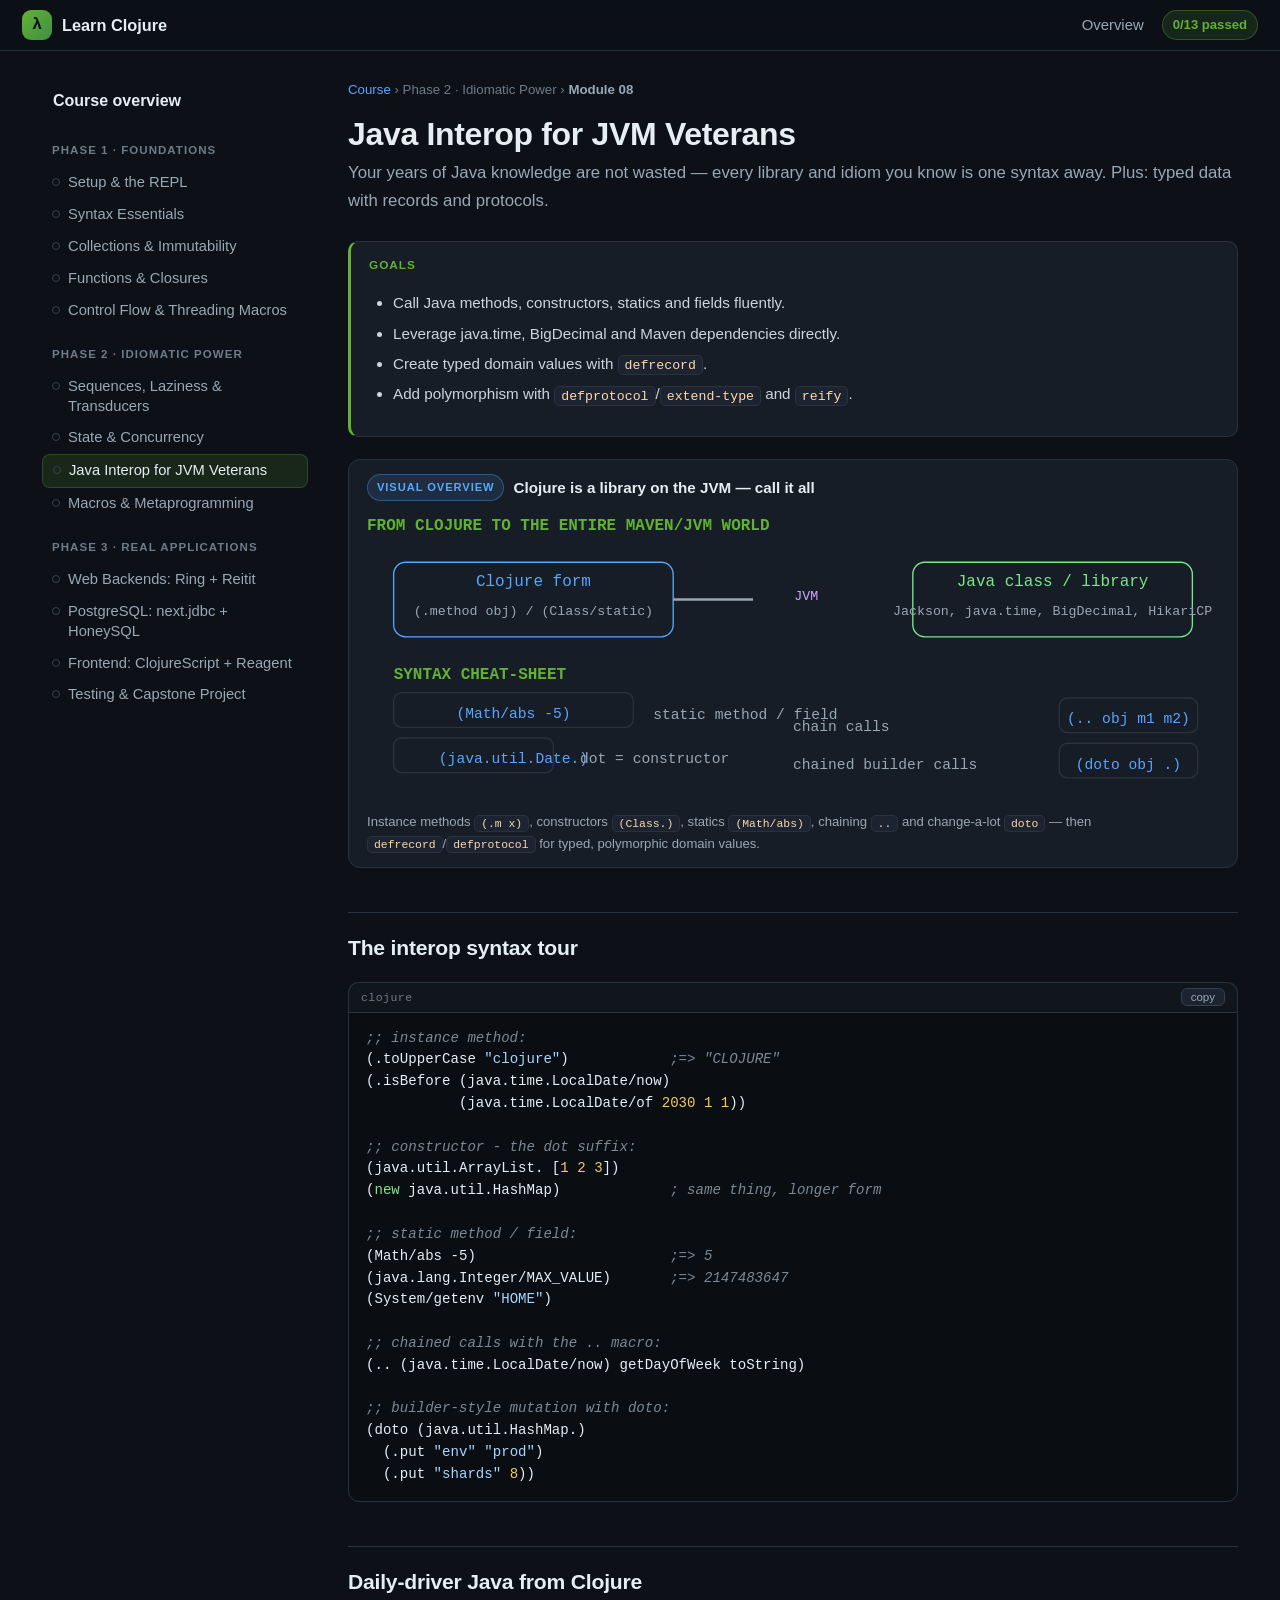
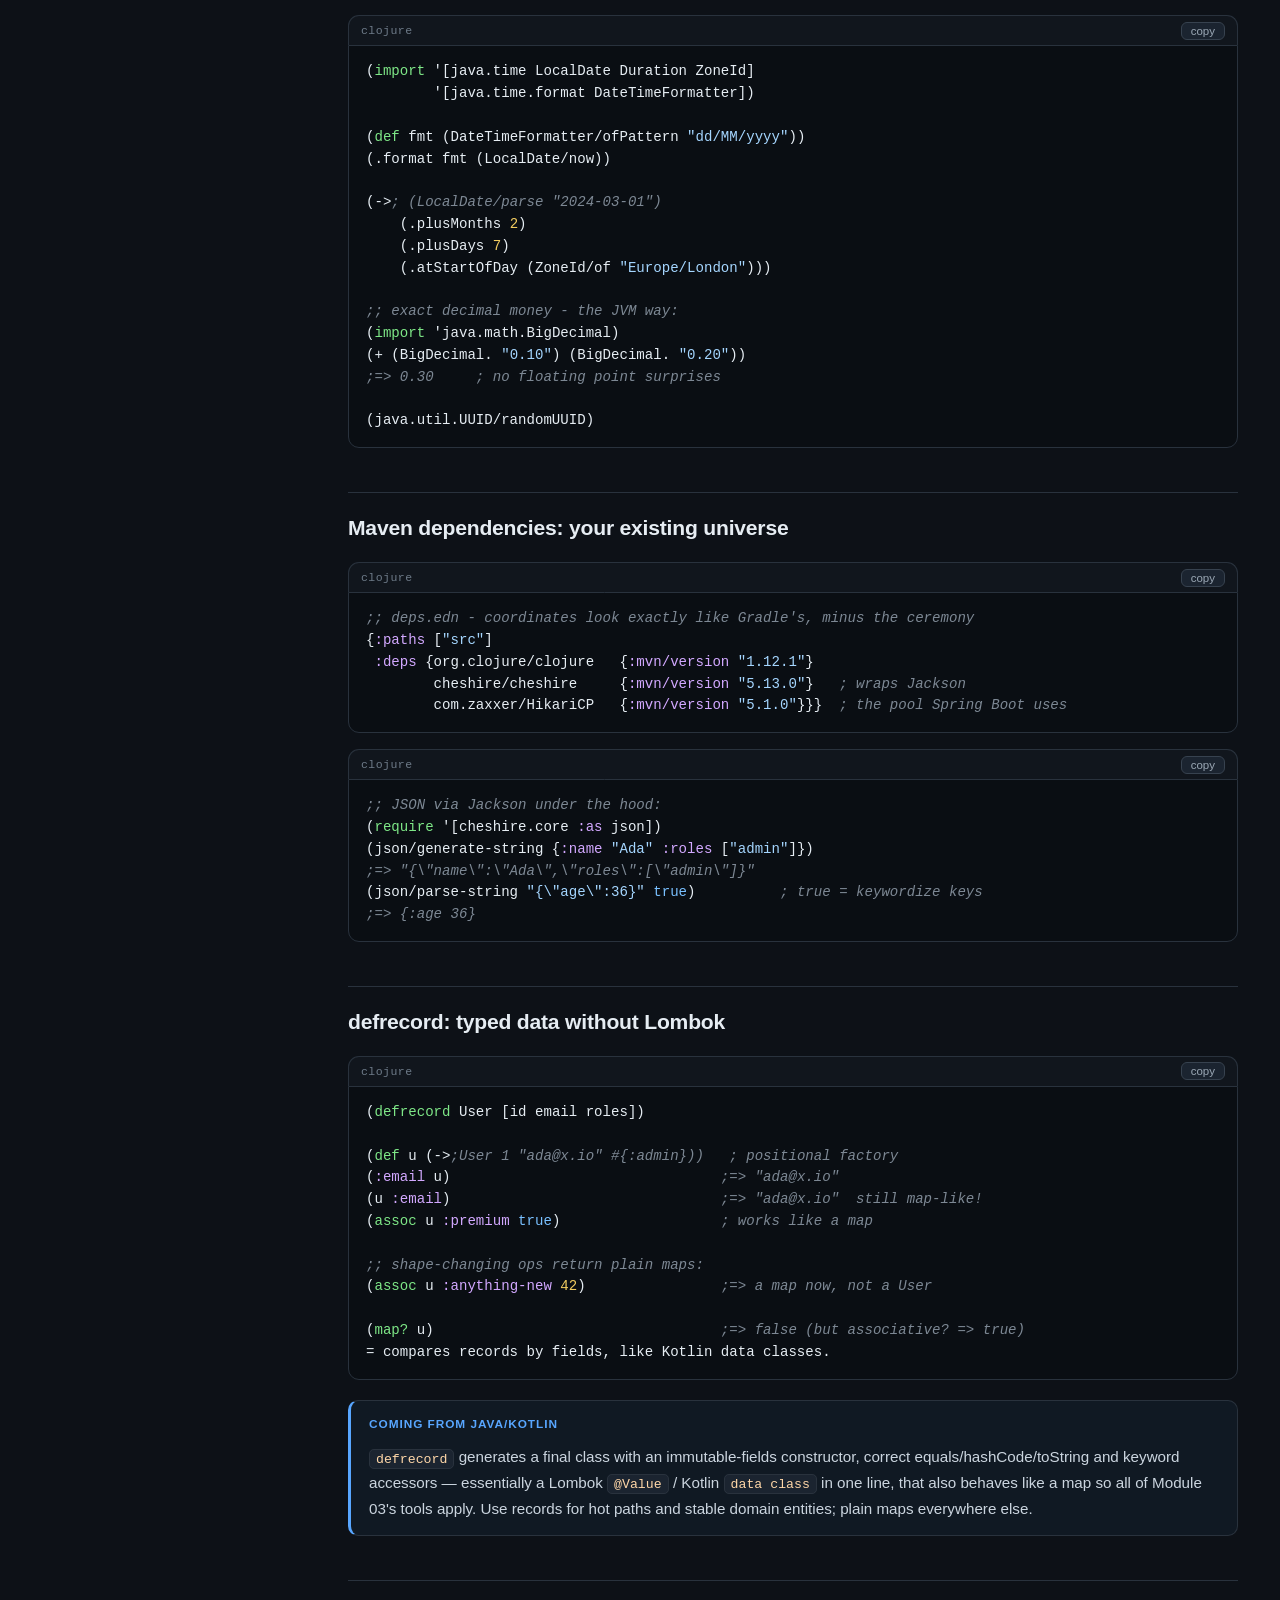
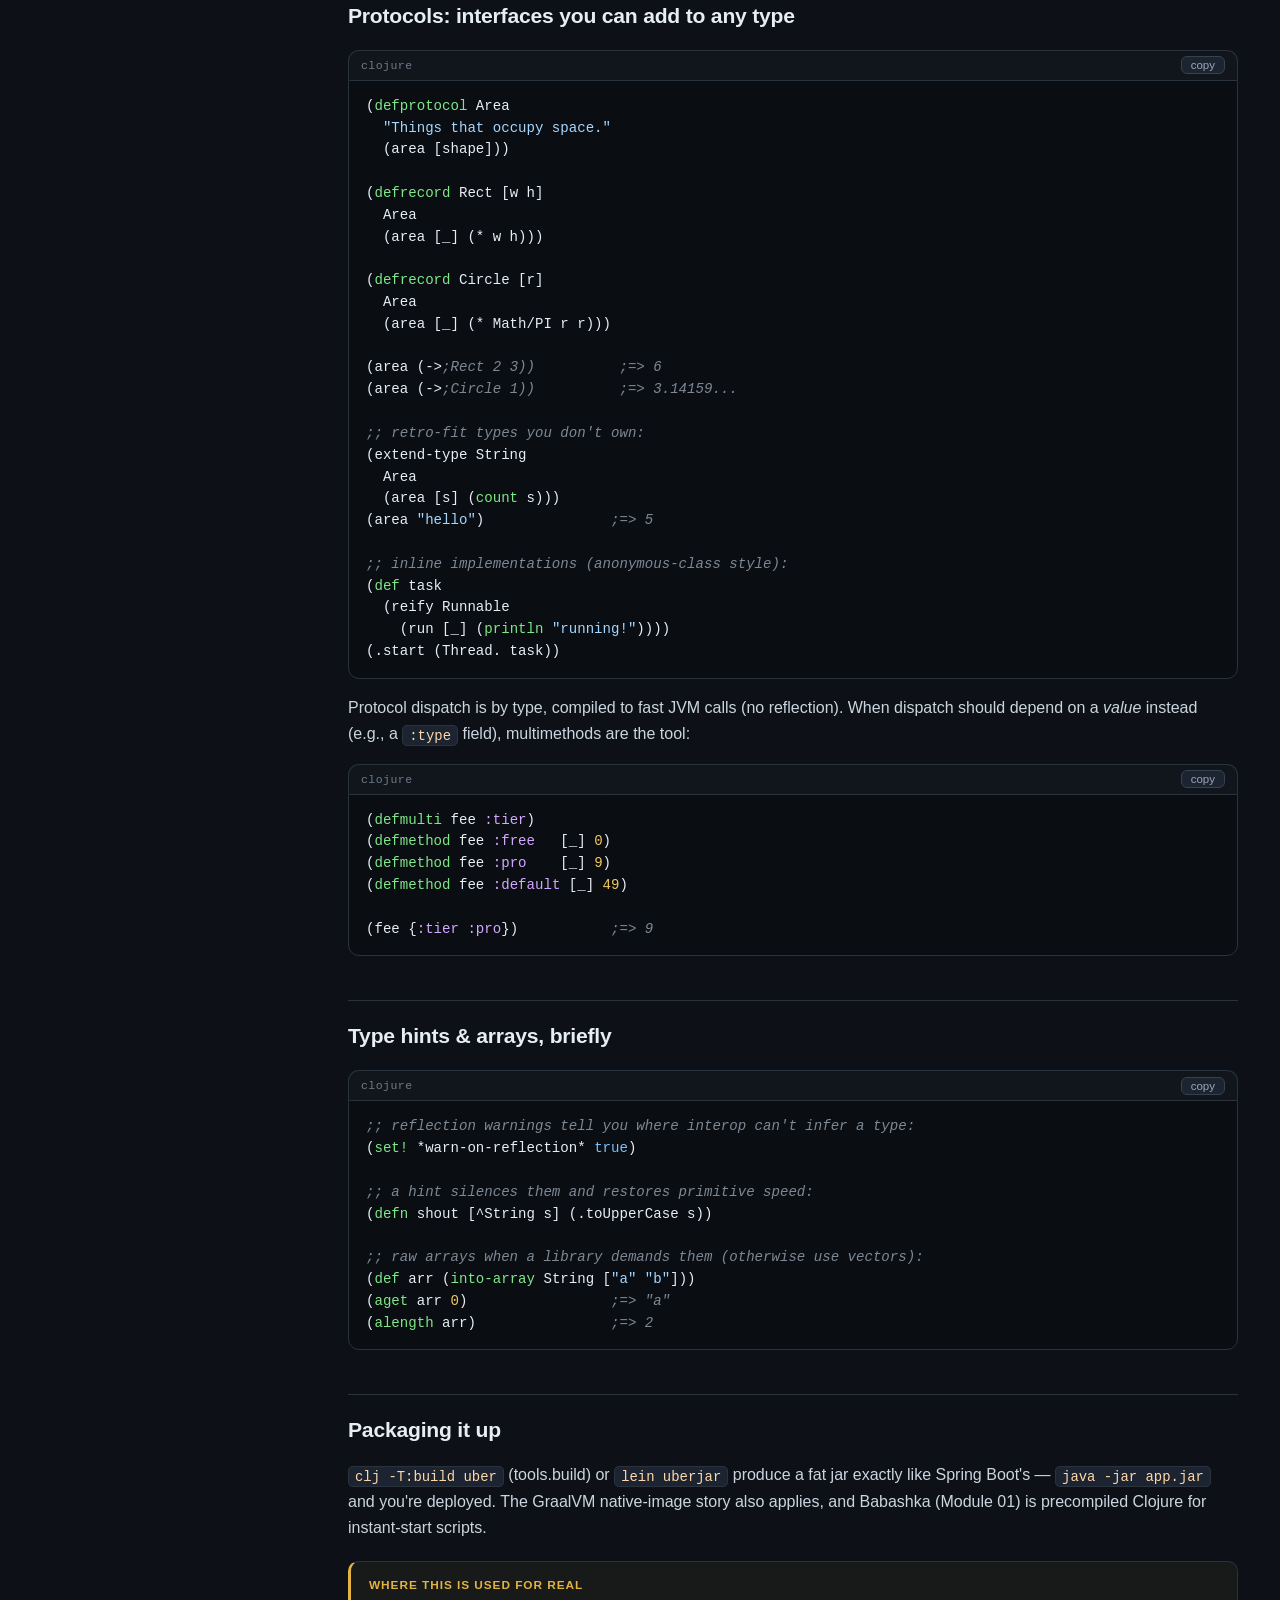
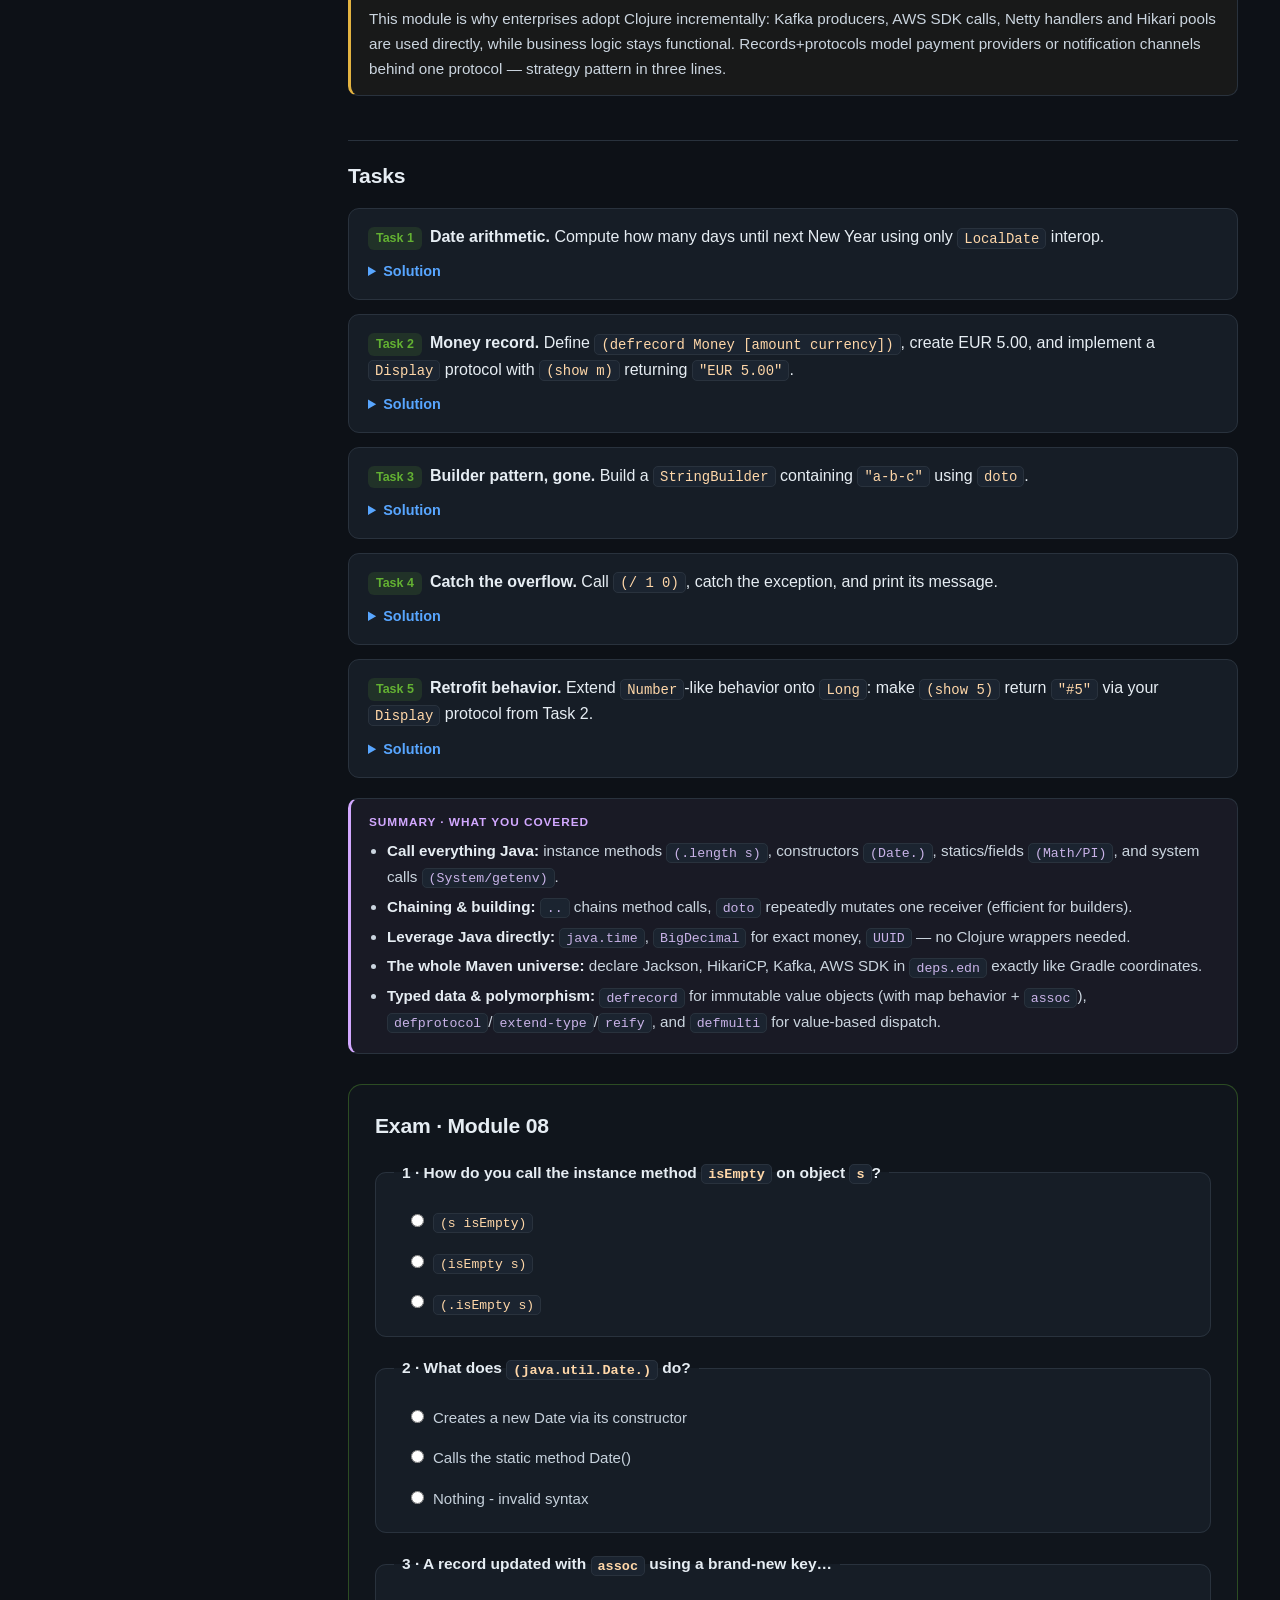
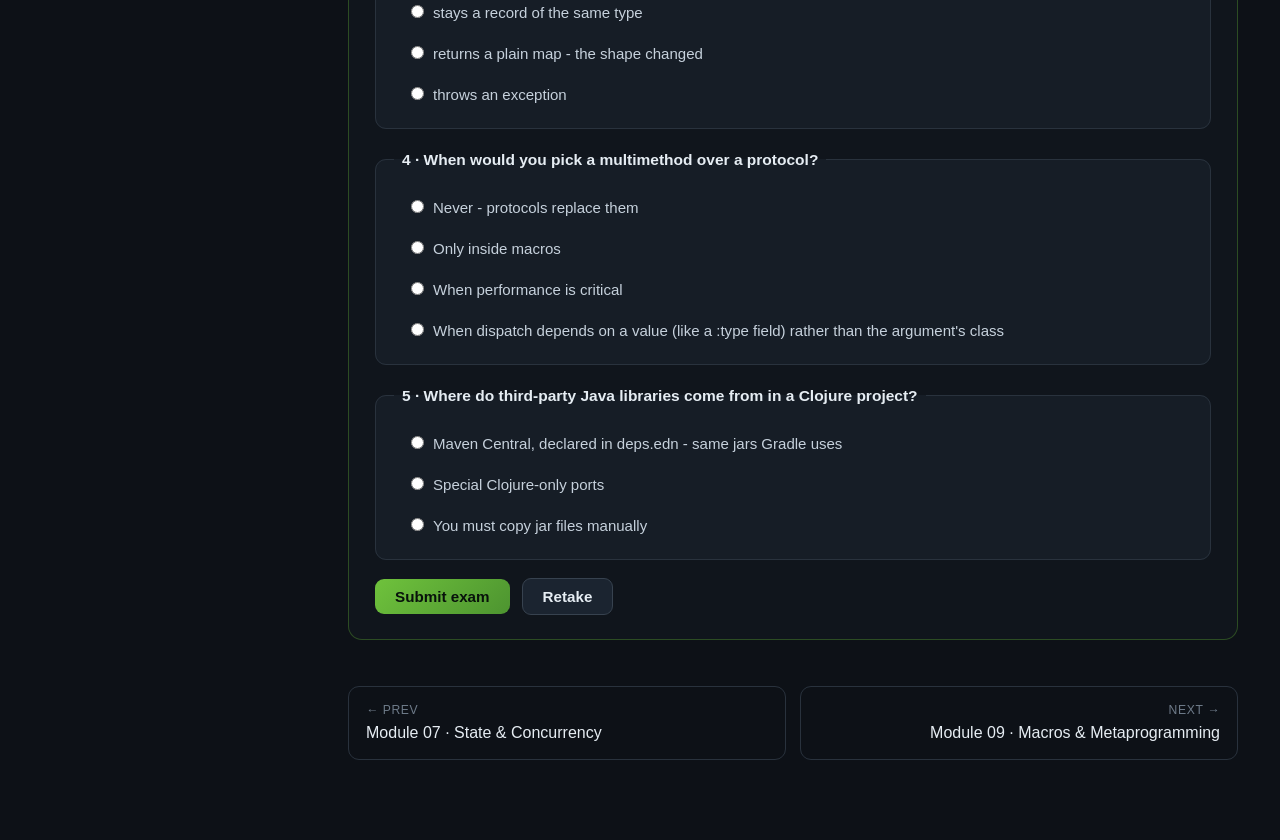
<file: m08-java-interop.html>
<!DOCTYPE html>
<html lang="en">
<head>
<meta charset="UTF-8">
<meta name="viewport" content="width=device-width, initial-scale=1.0">
<title>Module 08 · Java Interop for JVM Veterans — Learn Clojure</title>
<link rel="icon" href="data:image/svg+xml,%3Csvg xmlns='http://www.w3.org/2000/svg' viewBox='0 0 32 32'%3E%3Ccircle cx='16' cy='16' r='14' fill='%2363b132'/%3E%3Ctext x='16' y='22' font-size='17' text-anchor='middle' fill='%230d1117' font-family='monospace'%3E%CE%BB%3C/text%3E%3C/svg%3E">
<link rel="stylesheet" href="styles.css">
</head>
<body data-module="m08">

<header class="topbar">
  <a class="brand" href="index.html"><span class="lambda">&lambda;</span> Learn Clojure</a>
  <button id="menuBtn" type="button">Menu</button>
  <nav class="topnav">
    <a href="index.html">Overview</a>
    <span class="progress-chip" id="progressChip">0/13 passed</span>
  </nav>
</header>

<div class="layout">
  <aside class="sidebar" id="sidebar"></aside>

  <main class="content">
    <nav class="crumbs"><a href="index.html">Course</a> &rsaquo; Phase 2 &middot; Idiomatic Power &rsaquo; <b>Module 08</b></nav>
    <h1>Java Interop for JVM Veterans</h1>
    <p class="subtitle">Your years of Java knowledge are not wasted &mdash; every library and idiom you know is one syntax away. Plus: typed data with records and protocols.</p>

    <div class="box goals">
      <div class="box-title">Goals</div>
      <ul>
        <li>Call Java methods, constructors, statics and fields fluently.</li>
        <li>Leverage java.time, BigDecimal and Maven dependencies directly.</li>
        <li>Create typed domain values with <code>defrecord</code>.</li>
        <li>Add polymorphism with <code>defprotocol</code>/<code>extend-type</code> and <code>reify</code>.</li>
      </ul>
    </div>

    <figure class="figure">
      <div class="fig-head"><span class="fig-chip">Visual overview</span><span class="fig-title">Clojure is a library on the JVM — call it all</span></div>
      <svg viewBox="0 0 640 224" role="img" aria-label="Clojure to Java interop">
        <text x="0" y="16" fill="#63b132" font-family="monospace" font-size="12" font-weight="700">FROM CLOJURE TO THE ENTIRE MAVEN/JVM WORLD</text>
        <rect x="20" y="40" width="210" height="56" rx="9" fill="#161d26" stroke="#58a6ff"/>
        <text x="125" y="58" text-anchor="middle" fill="#58a6ff" font-family="monospace" font-size="12">Clojure form</text>
        <text x="125" y="80" text-anchor="middle" fill="#9aa7b4" font-family="monospace" font-size="10">(.method obj) / (Class/static)</text>
        <line x1="230" y1="68" x2="290" y2="68" stroke="#9aa7b4" stroke-width="2"/>
        <text x="330" y="68" text-anchor="middle" fill="#d2a8ff" font-family="monospace" font-size="10">JVM</text>
        <rect x="410" y="40" width="210" height="56" rx="9" fill="#161d26" stroke="#7ee787"/>
        <text x="515" y="58" text-anchor="middle" fill="#7ee787" font-family="monospace" font-size="12">Java class / library</text>
        <text x="515" y="80" text-anchor="middle" fill="#9aa7b4" font-family="monospace" font-size="10">Jackson, java.time, BigDecimal, HikariCP</text>
        <text x="20" y="128" fill="#63b132" font-family="monospace" font-size="12" font-weight="700">SYNTAX CHEAT-SHEET</text>
        <rect x="20" y="138" width="180" height="26" rx="6" fill="#161d26" stroke="#29323d"/>
        <text x="110" y="157" text-anchor="middle" fill="#58a6ff" font-family="monospace" font-size="11">(Math/abs -5)</text>
        <text x="215" y="158" fill="#9aa7b4" font-family="monospace" font-size="11">static method / field</text>
        <rect x="20" y="172" width="120" height="26" rx="6" fill="#161d26" stroke="#29323d"/>
        <text x="110" y="191" text-anchor="middle" fill="#58a6ff" font-family="monospace" font-size="11">(java.util.Date.)</text>
        <text x="160" y="191" fill="#9aa7b4" font-family="monospace" font-size="11">dot = constructor</text>
        <rect x="520" y="142" width="104" height="26" rx="6" fill="#161d26" stroke="#29323d"/>
        <text x="572" y="161" text-anchor="middle" fill="#58a6ff" font-family="monospace" font-size="11">(.. obj m1 m2)</text>
        <text x="320" y="167" fill="#9aa7b4" font-family="monospace" font-size="11">chain calls</text>
        <rect x="520" y="176" width="104" height="26" rx="6" fill="#161d26" stroke="#29323d"/>
        <text x="572" y="195" text-anchor="middle" fill="#58a6ff" font-family="monospace" font-size="11">(doto obj .)</text>
        <text x="320" y="195" fill="#9aa7b4" font-family="monospace" font-size="11">chained builder calls</text>
      </svg>
      <figcaption>Instance methods <code>(.m x)</code>, constructors <code>(Class.)</code>, statics <code>(Math/abs)</code>, chaining <code>..</code> and change-a-lot <code>doto</code> &mdash; then <code>defrecord</code>/<code>defprotocol</code> for typed, polymorphic domain values.</figcaption>
    </figure>

    <h2>The interop syntax tour</h2>
    <pre><code class="language-clojure">;; instance method:
(.toUpperCase "clojure")            ;=&gt; "CLOJURE"
(.isBefore (java.time.LocalDate/now)
           (java.time.LocalDate/of 2030 1 1))

;; constructor - the dot suffix:
(java.util.ArrayList. [1 2 3])
(new java.util.HashMap)             ; same thing, longer form

;; static method / field:
(Math/abs -5)                       ;=&gt; 5
(java.lang.Integer/MAX_VALUE)       ;=&gt; 2147483647
(System/getenv "HOME")

;; chained calls with the .. macro:
(.. (java.time.LocalDate/now) getDayOfWeek toString)

;; builder-style mutation with doto:
(doto (java.util.HashMap.)
  (.put "env" "prod")
  (.put "shards" 8))</code></pre>

    <h2>Daily-driver Java from Clojure</h2>
    <pre><code class="language-clojure">(import '[java.time LocalDate Duration ZoneId]
        '[java.time.format DateTimeFormatter])

(def fmt (DateTimeFormatter/ofPattern "dd/MM/yyyy"))
(.format fmt (LocalDate/now))

(-> (LocalDate/parse "2024-03-01")
    (.plusMonths 2)
    (.plusDays 7)
    (.atStartOfDay (ZoneId/of "Europe/London")))

;; exact decimal money - the JVM way:
(import 'java.math.BigDecimal)
(+ (BigDecimal. "0.10") (BigDecimal. "0.20"))
;=&gt; 0.30     ; no floating point surprises

(java.util.UUID/randomUUID)</code></pre>

    <h2>Maven dependencies: your existing universe</h2>
    <pre><code class="language-clojure">;; deps.edn - coordinates look exactly like Gradle's, minus the ceremony
{:paths ["src"]
 :deps {org.clojure/clojure   {:mvn/version "1.12.1"}
        cheshire/cheshire     {:mvn/version "5.13.0"}   ; wraps Jackson
        com.zaxxer/HikariCP   {:mvn/version "5.1.0"}}}  ; the pool Spring Boot uses</code></pre>
    <pre><code class="language-clojure">;; JSON via Jackson under the hood:
(require '[cheshire.core :as json])
(json/generate-string {:name "Ada" :roles ["admin"]})
;=&gt; "{\"name\":\"Ada\",\"roles\":[\"admin\"]}"
(json/parse-string "{\"age\":36}" true)          ; true = keywordize keys
;=&gt; {:age 36}</code></pre>

    <h2>defrecord: typed data without Lombok</h2>
    <pre><code class="language-clojure">(defrecord User [id email roles])

(def u (->User 1 "ada@x.io" #{:admin}))   ; positional factory
(:email u)                                ;=&gt; "ada@x.io"
(u :email)                                ;=&gt; "ada@x.io"  still map-like!
(assoc u :premium true)                   ; works like a map

;; shape-changing ops return plain maps:
(assoc u :anything-new 42)                ;=&gt; a map now, not a User

(map? u)                                  ;=&gt; false (but associative? =&gt; true)
= compares records by fields, like Kotlin data classes.</code></pre>
    <div class="box analogy">
      <div class="box-title">Coming from Java/Kotlin</div>
      <p><code>defrecord</code> generates a final class with an immutable-fields constructor, correct
      equals/hashCode/toString and keyword accessors &mdash; essentially a Lombok <code>@Value</code> /
      Kotlin <code>data class</code> in one line, that also behaves like a map so all of Module 03's tools apply.
      Use records for hot paths and stable domain entities; plain maps everywhere else.</p>
    </div>

    <h2>Protocols: interfaces you can add to any type</h2>
    <pre><code class="language-clojure">(defprotocol Area
  "Things that occupy space."
  (area [shape]))

(defrecord Rect [w h]
  Area
  (area [_] (* w h)))

(defrecord Circle [r]
  Area
  (area [_] (* Math/PI r r)))

(area (->Rect 2 3))          ;=&gt; 6
(area (->Circle 1))          ;=&gt; 3.14159...

;; retro-fit types you don't own:
(extend-type String
  Area
  (area [s] (count s)))
(area "hello")               ;=&gt; 5

;; inline implementations (anonymous-class style):
(def task
  (reify Runnable
    (run [_] (println "running!"))))
(.start (Thread. task))</code></pre>
    <p>Protocol dispatch is by type, compiled to fast JVM calls (no reflection). When dispatch should depend on
    a <em>value</em> instead (e.g., a <code>:type</code> field), multimethods are the tool:</p>
    <pre><code class="language-clojure">(defmulti fee :tier)
(defmethod fee :free   [_] 0)
(defmethod fee :pro    [_] 9)
(defmethod fee :default [_] 49)

(fee {:tier :pro})           ;=&gt; 9</code></pre>

    <h2>Type hints &amp; arrays, briefly</h2>
    <pre><code class="language-clojure">;; reflection warnings tell you where interop can't infer a type:
(set! *warn-on-reflection* true)

;; a hint silences them and restores primitive speed:
(defn shout [^String s] (.toUpperCase s))

;; raw arrays when a library demands them (otherwise use vectors):
(def arr (into-array String ["a" "b"]))
(aget arr 0)                 ;=&gt; "a"
(alength arr)                ;=&gt; 2</code></pre>

    <h2>Packaging it up</h2>
    <p><code>clj -T:build uber</code> (tools.build) or <code>lein uberjar</code> produce a fat jar exactly like
    Spring Boot's &mdash; <code>java -jar app.jar</code> and you're deployed. The GraalVM native-image story also
    applies, and Babashka (Module 01) is precompiled Clojure for instant-start scripts.</p>

    <div class="box usecase">
      <div class="box-title">Where this is used for real</div>
      <p>This module is why enterprises adopt Clojure incrementally: Kafka producers, AWS SDK calls, Netty
      handlers and Hikari pools are used directly, while business logic stays functional. Records+protocols model
      payment providers or notification channels behind one protocol &mdash; strategy pattern in three lines.</p>
    </div>

    <h2>Tasks</h2>
    <div class="task">
      <span class="tnum">Task 1</span><strong>Date arithmetic.</strong> Compute how many days until next New
      Year using only <code>LocalDate</code> interop.
      <details class="solution"><summary>Solution</summary>
        <pre><code class="language-clojure">;; .until with a ChronoLocalDate returns whole days:
(.until (java.time.LocalDate/now)
            (java.time.LocalDate/of 2027 1 1))
;=&gt; e.g. 126

;; explicit unit version:
(.until (java.time.LocalDate/now)
            (java.time.LocalDate/of 2027 1 1)
            java.time.temporal.ChronoUnit/DAYS)</code></pre>
      </details>
    </div>
    <div class="task">
      <span class="tnum">Task 2</span><strong>Money record.</strong> Define <code>(defrecord Money [amount currency])</code>,
      create EUR 5.00, and implement a <code>Display</code> protocol with <code>(show m)</code> returning
      <code>"EUR 5.00"</code>.
      <details class="solution"><summary>Solution</summary>
        <pre><code class="language-clojure">(defprotocol Display (show [x]))

(defrecord Money [amount currency]
  Display
  (show [_] (str currency " " (format "%.2f" amount))))

(show (->Money 5.0M :eur))    ;=&gt; ":eur 5.00" - store currency as string to be neat</code></pre>
      </details>
    </div>
    <div class="task">
      <span class="tnum">Task 3</span><strong>Builder pattern, gone.</strong> Build a
      <code>StringBuilder</code> containing <code>"a-b-c"</code> using <code>doto</code>.
      <details class="solution"><summary>Solution</summary>
        <pre><code class="language-clojure">(str (doto (StringBuilder.)
       (.append "a") (.append "-") (.append "b")
       (.append "-") (.append "c")))
;=&gt; "a-b-c"</code></pre>
      </details>
    </div>
    <div class="task">
      <span class="tnum">Task 4</span><strong>Catch the overflow.</strong> Call <code>(/ 1 0)</code>, catch the
      exception, and print its message.
      <details class="solution"><summary>Solution</summary>
        <pre><code class="language-clojure">(try (/ 1 0)
  (catch ArithmeticException e
    (println (.getMessage e))))
;=&gt; Divide by zero</code></pre>
      </details>
    </div>
    <div class="task">
      <span class="tnum">Task 5</span><strong>Retrofit behavior.</strong> Extend <code>Number</code>-like
      behavior onto <code>Long</code>: make <code>(show 5)</code> return <code>"#5"</code> via your
      <code>Display</code> protocol from Task 2.
      <details class="solution"><summary>Solution</summary>
        <pre><code class="language-clojure">(extend-type Long
  Display
  (show [n] (str "#" n)))

(show 5)      ;=&gt; "#5"
;; Protocols can be implemented for any JVM class after the fact -
;; impossible with Java interfaces without wrappers.</code></pre>
      </details>
    </div>

    <div class="box recap">
      <div class="box-title">Summary &middot; what you covered</div>
      <ul>
        <li><strong>Call everything Java:</strong> instance methods <code>(.length s)</code>, constructors <code>(Date.)</code>, statics/fields <code>(Math/PI)</code>, and system calls <code>(System/getenv)</code>.</li>
        <li><strong>Chaining &amp; building:</strong> <code>..</code> chains method calls, <code>doto</code> repeatedly mutates one receiver (efficient for builders).</li>
        <li><strong>Leverage Java directly:</strong> <code>java.time</code>, <code>BigDecimal</code> for exact money, <code>UUID</code> &mdash; no Clojure wrappers needed.</li>
        <li><strong>The whole Maven universe:</strong> declare Jackson, HikariCP, Kafka, AWS SDK in <code>deps.edn</code> exactly like Gradle coordinates.</li>
        <li><strong>Typed data &amp; polymorphism:</strong> <code>defrecord</code> for immutable value objects (with map behavior + <code>assoc</code>), <code>defprotocol</code>/<code>extend-type</code>/<code>reify</code>, and <code>defmulti</code> for value-based dispatch.</li>
      </ul>
    </div>

    <section class="exam">
      <h2>Exam &middot; Module 08</h2>
      <form class="quiz" data-quiz="m08">
        <fieldset class="q" data-answer="c">
          <legend>1 &middot; How do you call the instance method <code>isEmpty</code> on object <code>s</code>?</legend>
          <label><input type="radio" name="m08q1" value="a"><span><code>(s isEmpty)</code></span></label>
          <label><input type="radio" name="m08q1" value="b"><span><code>(isEmpty s)</code></span></label>
          <label><input type="radio" name="m08q1" value="c"><span><code>(.isEmpty s)</code></span></label>
          <div class="explain" hidden>A leading dot means "call this method on the first argument": (.isEmpty s), optionally followed by method arguments.</div>
        </fieldset>
        <fieldset class="q" data-answer="a">
          <legend>2 &middot; What does <code>(java.util.Date.)</code> do?</legend>
          <label><input type="radio" name="m08q2" value="a"><span>Creates a new Date via its constructor</span></label>
          <label><input type="radio" name="m08q2" value="b"><span>Calls the static method Date()</span></label>
          <label><input type="radio" name="m08q2" value="c"><span>Nothing - invalid syntax</span></label>
          <div class="explain" hidden>The trailing dot sugar constructs an object; (new java.util.Date) is the explicit equivalent.</div>
        </fieldset>
        <fieldset class="q" data-answer="b">
          <legend>3 &middot; A record updated with <code>assoc</code> using a brand-new key&hellip;</legend>
          <label><input type="radio" name="m08q3" value="a"><span>stays a record of the same type</span></label>
          <label><input type="radio" name="m08q3" value="b"><span>returns a plain map - the shape changed</span></label>
          <label><input type="radio" name="m08q3" value="c"><span>throws an exception</span></label>
          <div class="explain" hidden>Records preserve their type only across operations that keep their declared fields; adding/removing keys yields ordinary maps.</div>
        </fieldset>
        <fieldset class="q" data-answer="d">
          <legend>4 &middot; When would you pick a multimethod over a protocol?</legend>
          <label><input type="radio" name="m08q4" value="a"><span>Never - protocols replace them</span></label>
          <label><input type="radio" name="m08q4" value="b"><span>Only inside macros</span></label>
          <label><input type="radio" name="m08q4" value="c"><span>When performance is critical</span></label>
          <label><input type="radio" name="m08q4" value="d"><span>When dispatch depends on a value (like a :type field) rather than the argument's class</span></label>
          <div class="explain" hidden>Protocols dispatch on type; multimethods dispatch via any function of the arguments - tags, tuples, arbitrary logic.</div>
        </fieldset>
        <fieldset class="q" data-answer="a">
          <legend>5 &middot; Where do third-party Java libraries come from in a Clojure project?</legend>
          <label><input type="radio" name="m08q5" value="a"><span>Maven Central, declared in deps.edn - same jars Gradle uses</span></label>
          <label><input type="radio" name="m08q5" value="b"><span>Special Clojure-only ports</span></label>
          <label><input type="radio" name="m08q5" value="c"><span>You must copy jar files manually</span></label>
          <div class="explain" hidden>Clojure consumes the entire Maven ecosystem natively - Jackson, Kafka clients, AWS SDK, HikariCP - with identical versioning semantics.</div>
        </fieldset>
        <div class="quiz-actions">
          <button type="submit" class="btn">Submit exam</button>
          <button type="button" class="btn secondary retake" hidden>Retake</button>
        </div>
        <div class="result" hidden></div>
      </form>
    </section>

    <nav class="pager">
      <a href="m07-state-concurrency.html"><span class="dir">&larr; PREV</span>Module 07 &middot; State &amp; Concurrency</a>
      <a class="next" href="m09-macros-metaprogramming.html"><span class="dir">NEXT &rarr;</span>Module 09 &middot; Macros &amp; Metaprogramming</a>
    </nav>
  </main>
</div>

<script src="app.js"></script>
</body>
</html>
</file>
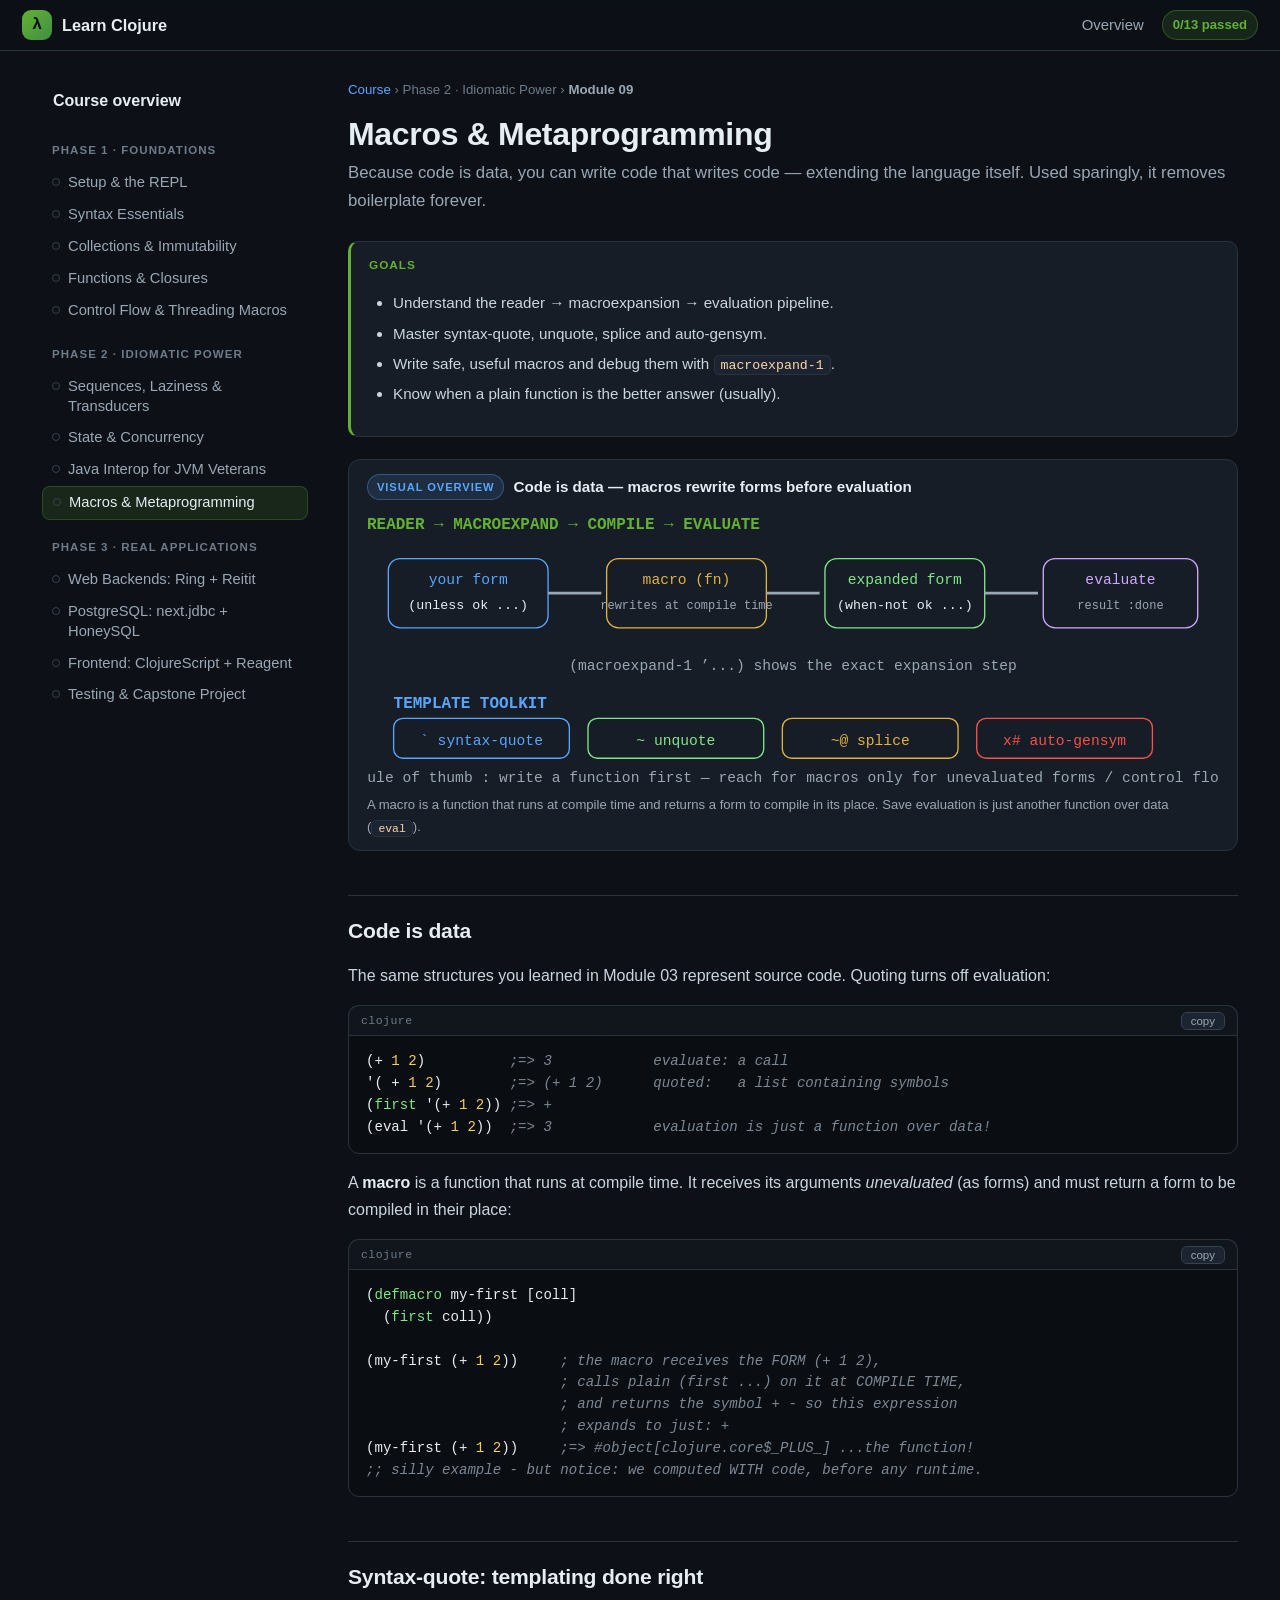
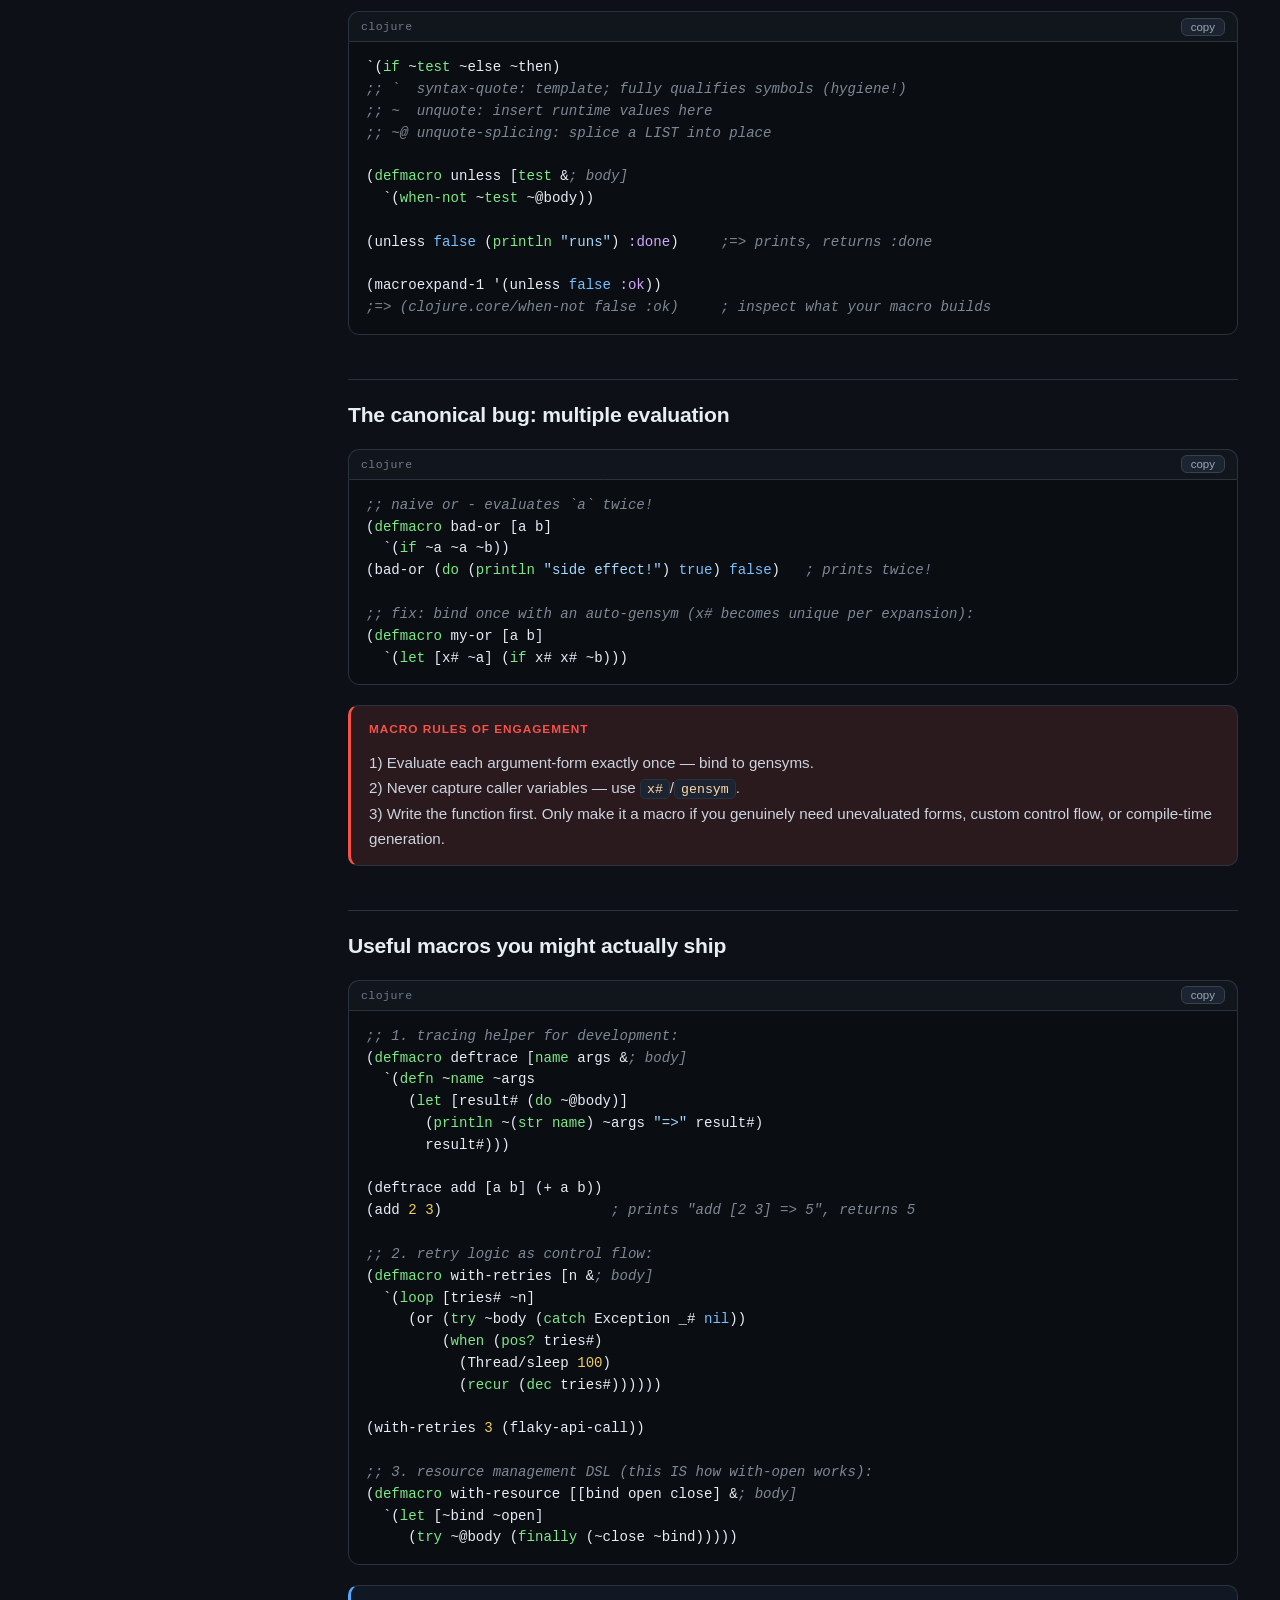
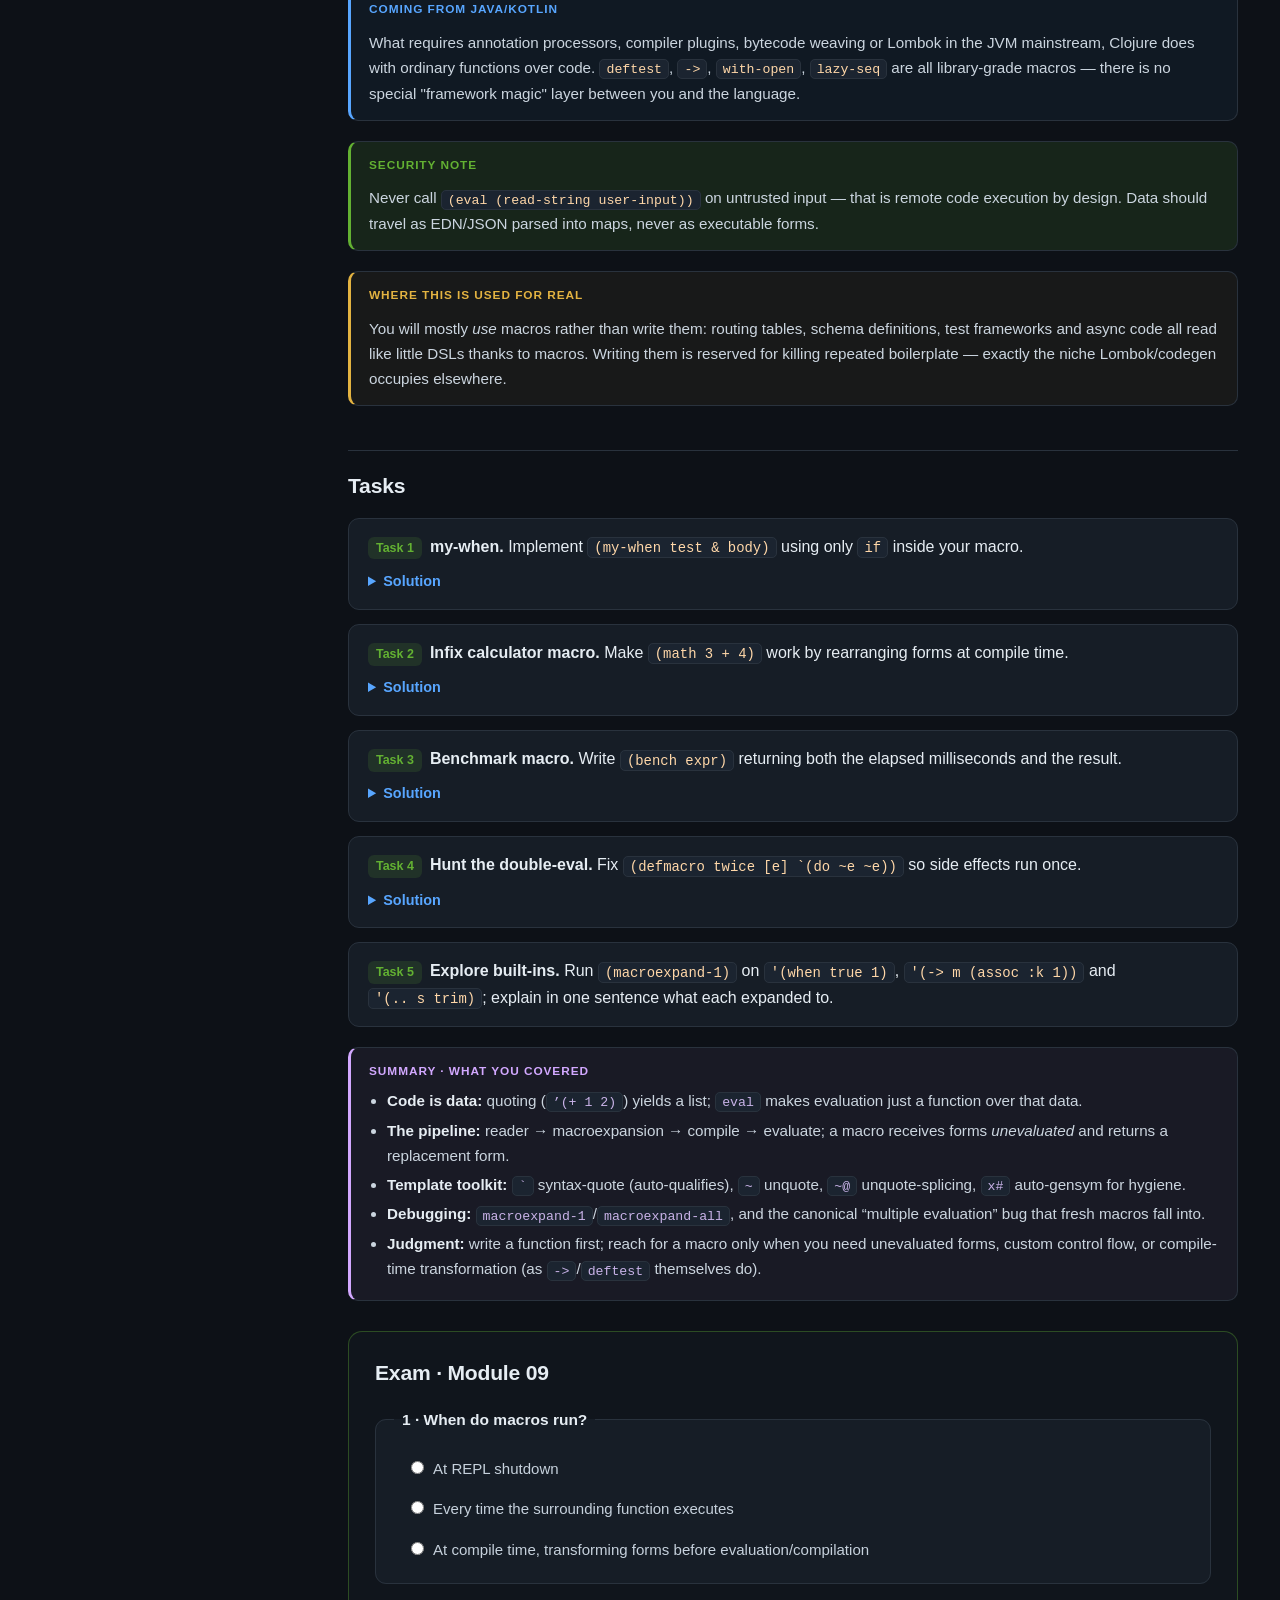
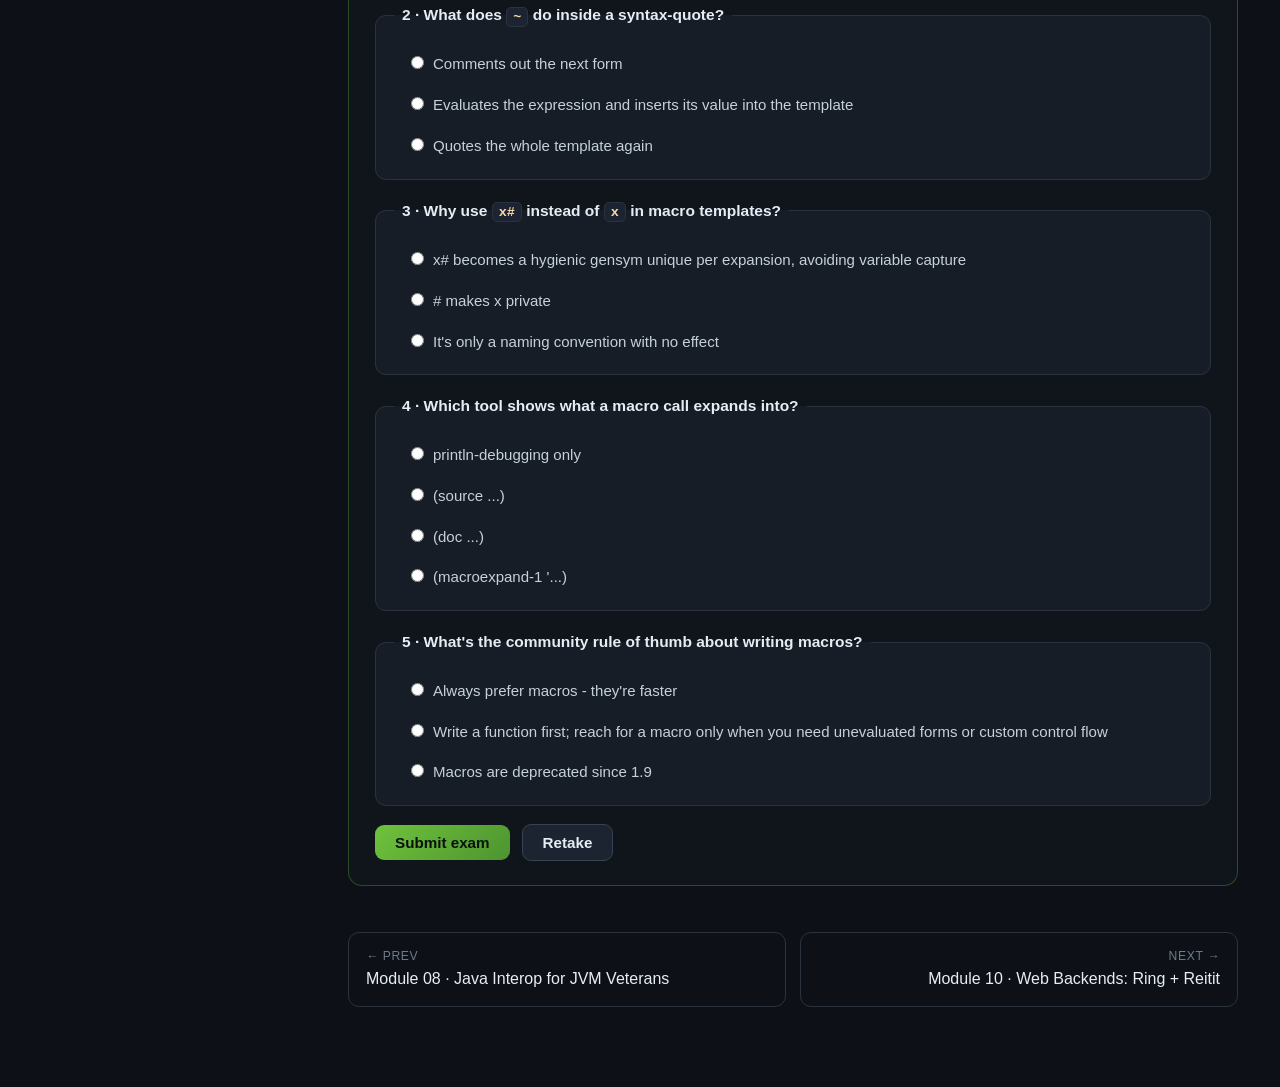
<file: m09-macros-metaprogramming.html>
<!DOCTYPE html>
<html lang="en">
<head>
<meta charset="UTF-8">
<meta name="viewport" content="width=device-width, initial-scale=1.0">
<title>Module 09 · Macros &amp; Metaprogramming — Learn Clojure</title>
<link rel="icon" href="data:image/svg+xml,%3Csvg xmlns='http://www.w3.org/2000/svg' viewBox='0 0 32 32'%3E%3Ccircle cx='16' cy='16' r='14' fill='%2363b132'/%3E%3Ctext x='16' y='22' font-size='17' text-anchor='middle' fill='%230d1117' font-family='monospace'%3E%CE%BB%3C/text%3E%3C/svg%3E">
<link rel="stylesheet" href="styles.css">
</head>
<body data-module="m09">

<header class="topbar">
  <a class="brand" href="index.html"><span class="lambda">&lambda;</span> Learn Clojure</a>
  <button id="menuBtn" type="button">Menu</button>
  <nav class="topnav">
    <a href="index.html">Overview</a>
    <span class="progress-chip" id="progressChip">0/13 passed</span>
  </nav>
</header>

<div class="layout">
  <aside class="sidebar" id="sidebar"></aside>

  <main class="content">
    <nav class="crumbs"><a href="index.html">Course</a> &rsaquo; Phase 2 &middot; Idiomatic Power &rsaquo; <b>Module 09</b></nav>
    <h1>Macros &amp; Metaprogramming</h1>
    <p class="subtitle">Because code is data, you can write code that writes code &mdash; extending the language itself. Used sparingly, it removes boilerplate forever.</p>

    <div class="box goals">
      <div class="box-title">Goals</div>
      <ul>
        <li>Understand the reader &rarr; macroexpansion &rarr; evaluation pipeline.</li>
        <li>Master syntax-quote, unquote, splice and auto-gensym.</li>
        <li>Write safe, useful macros and debug them with <code>macroexpand-1</code>.</li>
        <li>Know when a plain function is the better answer (usually).</li>
      </ul>
    </div>

    <figure class="figure">
      <div class="fig-head"><span class="fig-chip">Visual overview</span><span class="fig-title">Code is data — macros rewrite forms before evaluation</span></div>
      <svg viewBox="0 0 640 212" role="img" aria-label="Macro expansion pipeline">
        <text x="0" y="16" fill="#63b132" font-family="monospace" font-size="12" font-weight="700">READER &rarr; MACROEXPAND &rarr; COMPILE &rarr; EVALUATE</text>
        <rect x="16" y="38" width="120" height="52" rx="9" fill="#161d26" stroke="#58a6ff"/>
        <text x="76" y="57" text-anchor="middle" fill="#58a6ff" font-family="monospace" font-size="11">your form</text>
        <text x="76" y="76" text-anchor="middle" fill="#e6edf3" font-family="monospace" font-size="10">(unless ok ...)</text>
        <rect x="180" y="38" width="120" height="52" rx="9" fill="#161d26" stroke="#e3b341"/>
        <text x="240" y="57" text-anchor="middle" fill="#e3b341" font-family="monospace" font-size="11">macro (fn)</text>
        <text x="240" y="76" text-anchor="middle" fill="#9aa7b4" font-family="monospace" font-size="9">rewrites at compile time</text>
        <rect x="344" y="38" width="120" height="52" rx="9" fill="#161d26" stroke="#7ee787"/>
        <text x="404" y="57" text-anchor="middle" fill="#7ee787" font-family="monospace" font-size="11">expanded form</text>
        <text x="404" y="76" text-anchor="middle" fill="#e6edf3" font-family="monospace" font-size="10">(when-not ok ...)</text>
        <rect x="508" y="38" width="116" height="52" rx="9" fill="#161d26" stroke="#d2a8ff"/>
        <text x="566" y="57" text-anchor="middle" fill="#d2a8ff" font-family="monospace" font-size="11">evaluate</text>
        <text x="566" y="76" text-anchor="middle" fill="#9aa7b4" font-family="monospace" font-size="9">result :done</text>
        <line x1="136" y1="64" x2="176" y2="64" stroke="#9aa7b4" stroke-width="2"/>
        <line x1="300" y1="64" x2="340" y2="64" stroke="#9aa7b4" stroke-width="2"/>
        <line x1="464" y1="64" x2="504" y2="64" stroke="#9aa7b4" stroke-width="2"/>
        <text x="320" y="122" text-anchor="middle" fill="#9aa7b4" font-family="monospace" font-size="11">(macroexpand-1 &rsquo;...) shows the exact expansion step</text>
        <text x="20" y="150" fill="#58a6ff" font-family="monospace" font-size="12" font-weight="700">TEMPLATE TOOLKIT</text>
        <rect x="20" y="158" width="132" height="30" rx="7" fill="#161d26" stroke="#58a6ff"/>
        <text x="86" y="178" text-anchor="middle" fill="#58a6ff" font-family="monospace" font-size="11">` syntax-quote</text>
        <rect x="166" y="158" width="132" height="30" rx="7" fill="#161d26" stroke="#7ee787"/>
        <text x="232" y="178" text-anchor="middle" fill="#7ee787" font-family="monospace" font-size="11">~ unquote</text>
        <rect x="312" y="158" width="132" height="30" rx="7" fill="#161d26" stroke="#e3b341"/>
        <text x="378" y="178" text-anchor="middle" fill="#e3b341" font-family="monospace" font-size="11">~@ splice</text>
        <rect x="458" y="158" width="132" height="30" rx="7" fill="#161d26" stroke="#f85149"/>
        <text x="524" y="178" text-anchor="middle" fill="#f85149" font-family="monospace" font-size="11">x# auto-gensym</text>
        <text x="320" y="206" text-anchor="middle" fill="#9aa7b4" font-family="monospace" font-size="11">rule of thumb : write a function first &mdash; reach for macros only for unevaluated forms / control flow</text>
      </svg>
      <figcaption>A macro is a function that runs at compile time and returns a form to compile in its place. Save evaluation is just another function over data (<code>eval</code>).</figcaption>
    </figure>

    <h2>Code is data</h2>
    <p>The same structures you learned in Module 03 represent source code. Quoting turns off evaluation:</p>
    <pre><code class="language-clojure">(+ 1 2)          ;=&gt; 3            evaluate: a call
'( + 1 2)        ;=&gt; (+ 1 2)      quoted:   a list containing symbols
(first '(+ 1 2)) ;=&gt; +
(eval '(+ 1 2))  ;=&gt; 3            evaluation is just a function over data!</code></pre>
    <p>A <strong>macro</strong> is a function that runs at compile time. It receives its arguments
    <em>unevaluated</em> (as forms) and must return a form to be compiled in their place:</p>
    <pre><code class="language-clojure">(defmacro my-first [coll]
  (first coll))

(my-first (+ 1 2))     ; the macro receives the FORM (+ 1 2),
                       ; calls plain (first ...) on it at COMPILE TIME,
                       ; and returns the symbol + - so this expression
                       ; expands to just: +
(my-first (+ 1 2))     ;=&gt; #object[clojure.core$_PLUS_] ...the function!
;; silly example - but notice: we computed WITH code, before any runtime.</code></pre>

    <h2>Syntax-quote: templating done right</h2>
    <pre><code class="language-clojure">`(if ~test ~else ~then)
;; `  syntax-quote: template; fully qualifies symbols (hygiene!)
;; ~  unquote: insert runtime values here
;; ~@ unquote-splicing: splice a LIST into place

(defmacro unless [test &amp; body]
  `(when-not ~test ~@body))

(unless false (println "runs") :done)     ;=&gt; prints, returns :done

(macroexpand-1 '(unless false :ok))
;=&gt; (clojure.core/when-not false :ok)     ; inspect what your macro builds</code></pre>

    <h2>The canonical bug: multiple evaluation</h2>
    <pre><code class="language-clojure">;; naive or - evaluates `a` twice!
(defmacro bad-or [a b]
  `(if ~a ~a ~b))
(bad-or (do (println "side effect!") true) false)   ; prints twice!

;; fix: bind once with an auto-gensym (x# becomes unique per expansion):
(defmacro my-or [a b]
  `(let [x# ~a] (if x# x# ~b)))</code></pre>
    <div class="box warn">
      <div class="box-title">Macro rules of engagement</div>
      <p>1) Evaluate each argument-form exactly once &mdash; bind to gensyms.<br>
      2) Never capture caller variables &mdash; use <code>x#</code>/<code>gensym</code>.<br>
      3) Write the function first. Only make it a macro if you genuinely need unevaluated forms,
      custom control flow, or compile-time generation.</p>
    </div>

    <h2>Useful macros you might actually ship</h2>
    <pre><code class="language-clojure">;; 1. tracing helper for development:
(defmacro deftrace [name args &amp; body]
  `(defn ~name ~args
     (let [result# (do ~@body)]
       (println ~(str name) ~args "=&gt;" result#)
       result#)))

(deftrace add [a b] (+ a b))
(add 2 3)                    ; prints "add [2 3] =&gt; 5", returns 5

;; 2. retry logic as control flow:
(defmacro with-retries [n &amp; body]
  `(loop [tries# ~n]
     (or (try ~body (catch Exception _# nil))
         (when (pos? tries#)
           (Thread/sleep 100)
           (recur (dec tries#))))))

(with-retries 3 (flaky-api-call))

;; 3. resource management DSL (this IS how with-open works):
(defmacro with-resource [[bind open close] &amp; body]
  `(let [~bind ~open]
     (try ~@body (finally (~close ~bind)))))</code></pre>

    <div class="box analogy">
      <div class="box-title">Coming from Java/Kotlin</div>
      <p>What requires annotation processors, compiler plugins, bytecode weaving or Lombok in the JVM mainstream,
      Clojure does with ordinary functions over code. <code>deftest</code>, <code>-&gt;</code>,
      <code>with-open</code>, <code>lazy-seq</code> are all library-grade macros &mdash; there is no special
      "framework magic" layer between you and the language.</p>
    </div>

    <div class="box tip">
      <div class="box-title">Security note</div>
      <p>Never call <code>(eval (read-string user-input))</code> on untrusted input &mdash; that is remote code
      execution by design. Data should travel as EDN/JSON parsed into maps, never as executable forms.</p>
    </div>

    <div class="box usecase">
      <div class="box-title">Where this is used for real</div>
      <p>You will mostly <em>use</em> macros rather than write them: routing tables, schema definitions, test
      frameworks and async code all read like little DSLs thanks to macros. Writing them is reserved for killing
      repeated boilerplate &mdash; exactly the niche Lombok/codegen occupies elsewhere.</p>
    </div>

    <h2>Tasks</h2>
    <div class="task">
      <span class="tnum">Task 1</span><strong>my-when.</strong> Implement <code>(my-when test &amp; body)</code>
      using only <code>if</code> inside your macro.
      <details class="solution"><summary>Solution</summary>
        <pre><code class="language-clojure">(defmacro my-when [test &amp; body]
  `(if ~test (do ~@body) nil))

(macroexpand-1 '(my-when true (prn 1) 42))
;=&gt; (clojure.core/if true (do (prn 1) 42) nil)</code></pre>
      </details>
    </div>
    <div class="task">
      <span class="tnum">Task 2</span><strong>Infix calculator macro.</strong> Make
      <code>(math 3 + 4)</code> work by rearranging forms at compile time.
      <details class="solution"><summary>Solution</summary>
        <pre><code class="language-clojure">(defmacro math [left op right]
  `(~op ~left ~right))

(math 3 + 4)      ;=&gt; 7
(math 10 &lt; 99)    ;=&gt; true</code></pre>
      </details>
    </div>
    <div class="task">
      <span class="tnum">Task 3</span><strong>Benchmark macro.</strong> Write <code>(bench expr)</code> returning
      both the elapsed milliseconds and the result.
      <details class="solution"><summary>Solution</summary>
        <pre><code class="language-clojure">(defmacro bench [expr]
  `(let [start# (System/nanoTime)
         val#   ~expr]
     {:result  val#
      :elapsed (/ (- (System/nanoTime) start#) 1e6)}))

(bench (reduce + (range 1000000)))
;=&gt; {:result 499999500000, :elapsed 12.34}</code></pre>
      </details>
    </div>
    <div class="task">
      <span class="tnum">Task 4</span><strong>Hunt the double-eval.</strong> Fix
      <code>(defmacro twice [e] `(do ~e ~e))</code> so side effects run once.
      <details class="solution"><summary>Solution</summary>
        <pre><code class="language-clojure">(defmacro once-but-return-twice [e]
  `(let [v# ~e] [v# v#]))
;; general principle: bind every argument-form to a gensym before reuse.</code></pre>
      </details>
    </div>
    <div class="task">
      <span class="tnum">Task 5</span><strong>Explore built-ins.</strong> Run <code>(macroexpand-1)</code> on
      <code>'(when true 1)</code>, <code>'(-&gt; m (assoc :k 1))</code> and <code>'(.. s trim)</code>; explain in one
      sentence what each expanded to.
    </div>

    <div class="box recap">
      <div class="box-title">Summary &middot; what you covered</div>
      <ul>
        <li><strong>Code is data:</strong> quoting (<code>&rsquo;(+ 1 2)</code>) yields a list; <code>eval</code> makes evaluation just a function over that data.</li>
        <li><strong>The pipeline:</strong> reader &rarr; macroexpansion &rarr; compile &rarr; evaluate; a macro receives forms <em>unevaluated</em> and returns a replacement form.</li>
        <li><strong>Template toolkit:</strong> <code>`</code> syntax-quote (auto-qualifies), <code>~</code> unquote, <code>~@</code> unquote-splicing, <code>x#</code> auto-gensym for hygiene.</li>
        <li><strong>Debugging:</strong> <code>macroexpand-1</code>/<code>macroexpand-all</code>, and the canonical &ldquo;multiple evaluation&rdquo; bug that fresh macros fall into.</li>
        <li><strong>Judgment:</strong> write a function first; reach for a macro only when you need unevaluated forms, custom control flow, or compile-time transformation (as <code>-&gt;</code>/<code>deftest</code> themselves do).</li>
      </ul>
    </div>

    <section class="exam">
      <h2>Exam &middot; Module 09</h2>
      <form class="quiz" data-quiz="m09">
        <fieldset class="q" data-answer="c">
          <legend>1 &middot; When do macros run?</legend>
          <label><input type="radio" name="m09q1" value="a"><span>At REPL shutdown</span></label>
          <label><input type="radio" name="m09q1" value="b"><span>Every time the surrounding function executes</span></label>
          <label><input type="radio" name="m09q1" value="c"><span>At compile time, transforming forms before evaluation/compilation</span></label>
          <div class="explain" hidden>A macro call is replaced by whatever form the macro returns; the runtime only ever sees the expansion.</div>
        </fieldset>
        <fieldset class="q" data-answer="b">
          <legend>2 &middot; What does <code>~</code> do inside a syntax-quote?</legend>
          <label><input type="radio" name="m09q2" value="a"><span>Comments out the next form</span></label>
          <label><input type="radio" name="m09q2" value="b"><span>Evaluates the expression and inserts its value into the template</span></label>
          <label><input type="radio" name="m09q2" value="c"><span>Quotes the whole template again</span></label>
          <div class="explain" hidden>` templates (with qualified symbols); ~ switches back to normal evaluation for one sub-form; ~@ splices lists.</div>
        </fieldset>
        <fieldset class="q" data-answer="a">
          <legend>3 &middot; Why use <code>x#</code> instead of <code>x</code> in macro templates?</legend>
          <label><input type="radio" name="m09q3" value="a"><span>x# becomes a hygienic gensym unique per expansion, avoiding variable capture</span></label>
          <label><input type="radio" name="m09q3" value="b"><span># makes x private</span></label>
          <label><input type="radio" name="m09q3" value="c"><span>It's only a naming convention with no effect</span></label>
          <div class="explain" hidden>Auto-gensyms prevent your internal names from colliding with names the caller uses - a classic macro hygiene bug.</div>
        </fieldset>
        <fieldset class="q" data-answer="d">
          <legend>4 &middot; Which tool shows what a macro call expands into?</legend>
          <label><input type="radio" name="m09q4" value="a"><span>println-debugging only</span></label>
          <label><input type="radio" name="m09q4" value="b"><span>(source ...)</span></label>
          <label><input type="radio" name="m09q4" value="c"><span>(doc ...)</span></label>
          <label><input type="radio" name="m09q4" value="d"><span>(macroexpand-1 '...)</span></label>
          <div class="explain" hidden>macroexpand-1 performs one expansion step - essential for debugging your own and understanding others' macros.</div>
        </fieldset>
        <fieldset class="q" data-answer="b">
          <legend>5 &middot; What's the community rule of thumb about writing macros?</legend>
          <label><input type="radio" name="m09q5" value="a"><span>Always prefer macros - they're faster</span></label>
          <label><input type="radio" name="m09q5" value="b"><span>Write a function first; reach for a macro only when you need unevaluated forms or custom control flow</span></label>
          <label><input type="radio" name="m09q5" value="c"><span>Macros are deprecated since 1.9</span></label>
          <div class="explain" hidden>Functions compose, pass as values and test trivially. Macros are for syntactic abstraction - powerful but costlier to reason about.</div>
        </fieldset>
        <div class="quiz-actions">
          <button type="submit" class="btn">Submit exam</button>
          <button type="button" class="btn secondary retake" hidden>Retake</button>
        </div>
        <div class="result" hidden></div>
      </form>
    </section>

    <nav class="pager">
      <a href="m08-java-interop.html"><span class="dir">&larr; PREV</span>Module 08 &middot; Java Interop for JVM Veterans</a>
      <a class="next" href="m10-web-backends-ring-reitit.html"><span class="dir">NEXT &rarr;</span>Module 10 &middot; Web Backends: Ring + Reitit</a>
    </nav>
  </main>
</div>

<script src="app.js"></script>
</body>
</html>
</file>
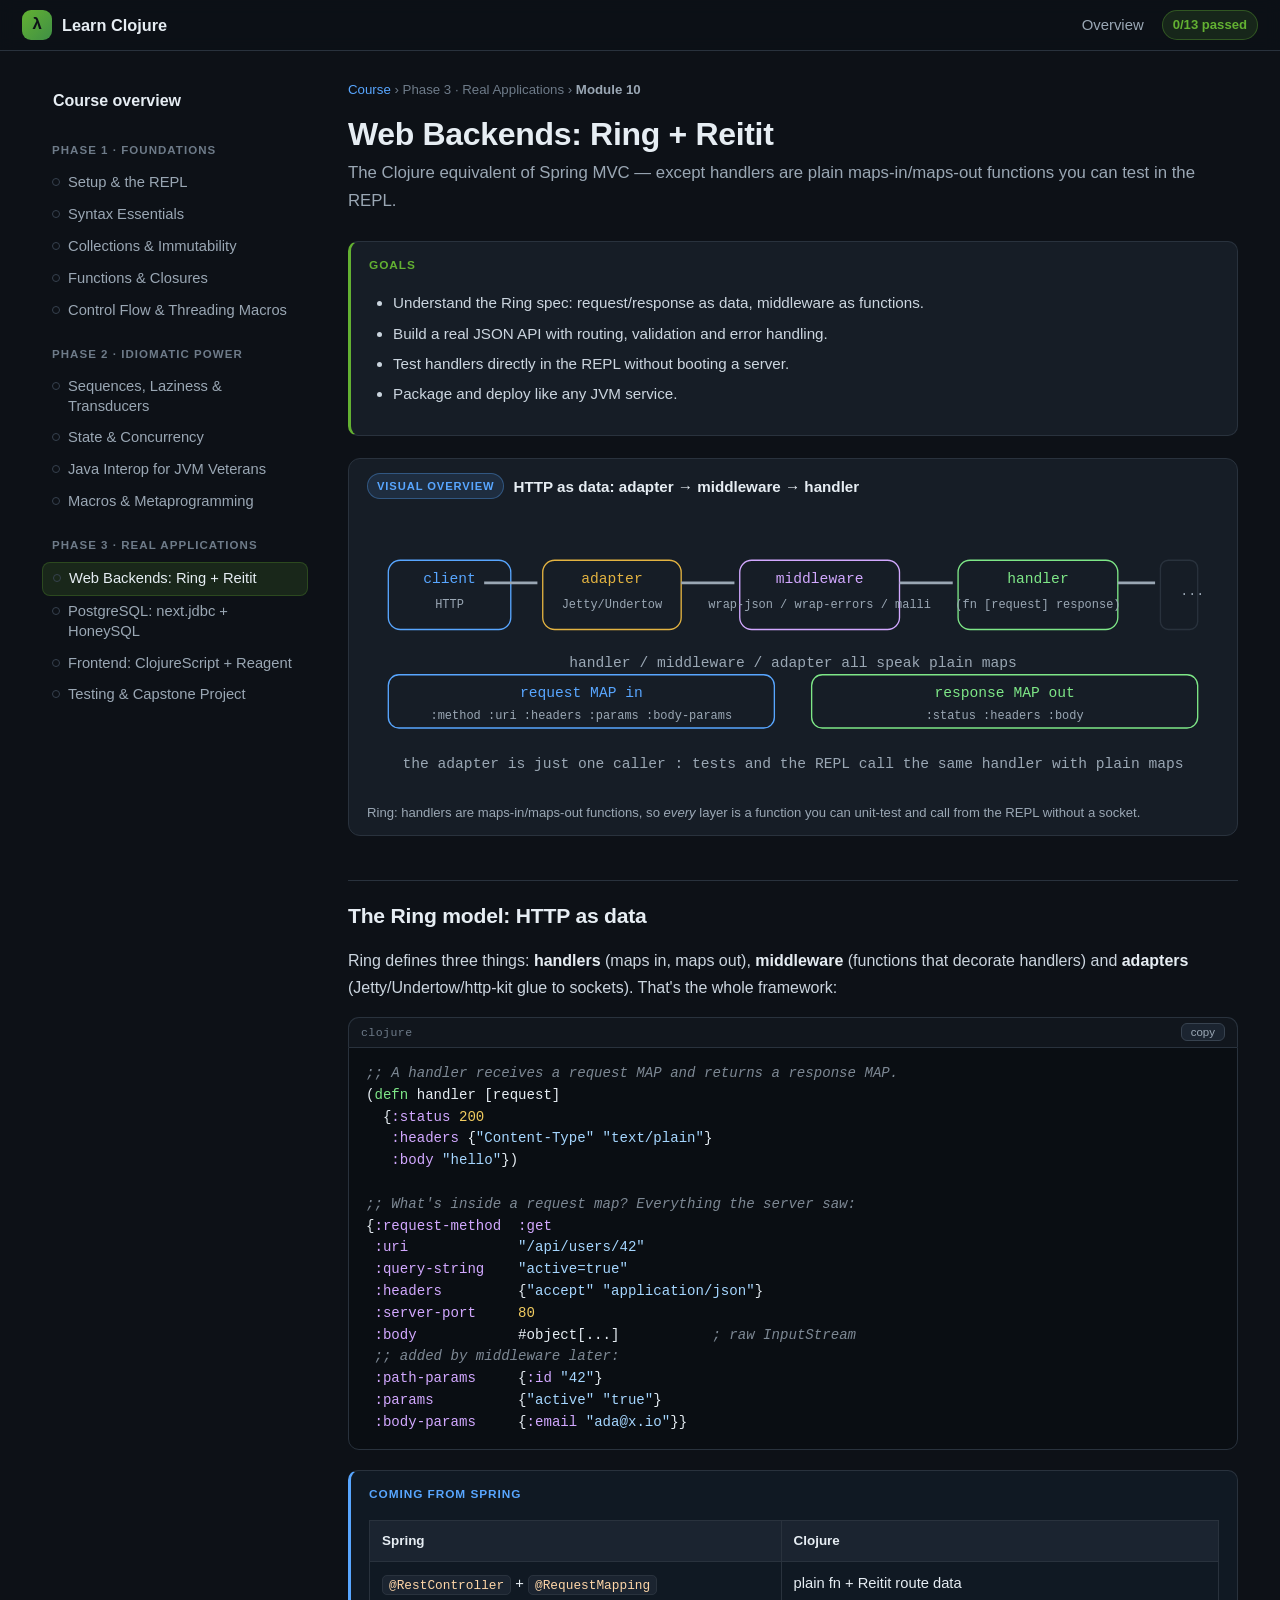
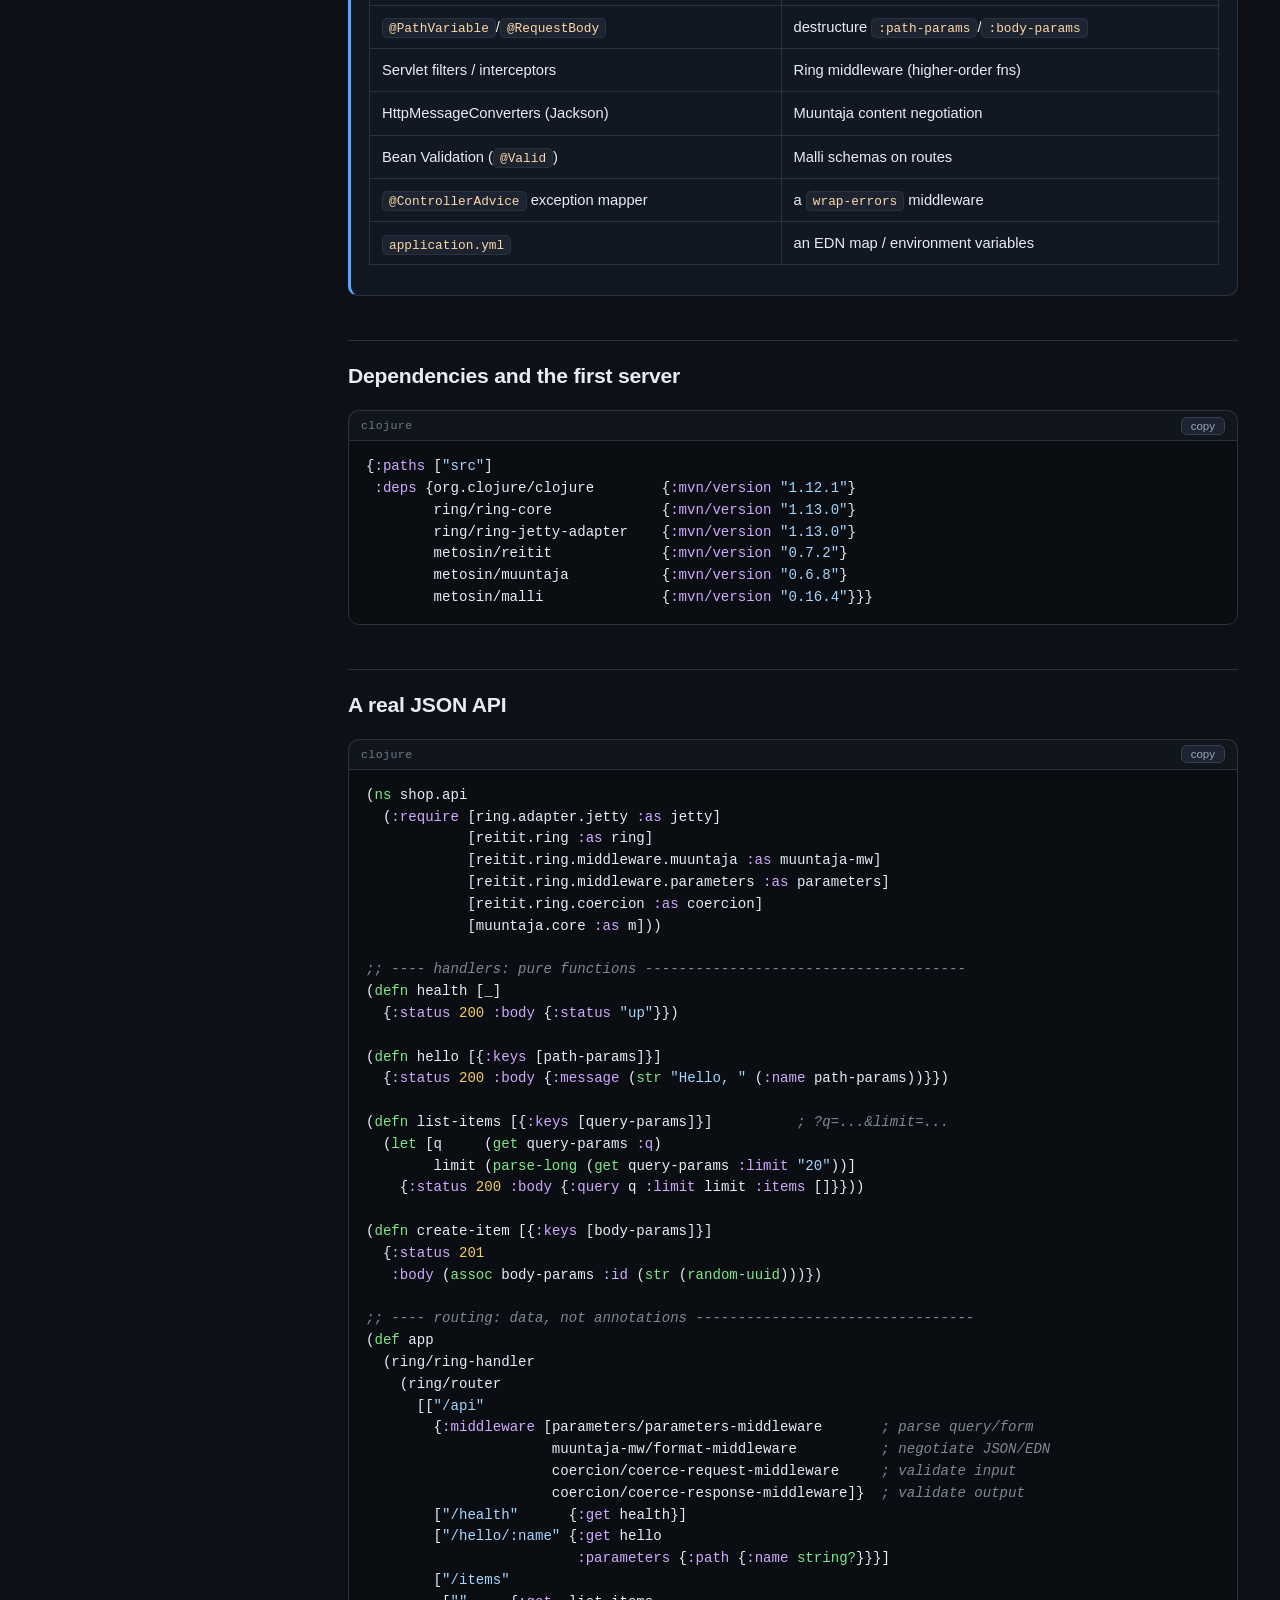
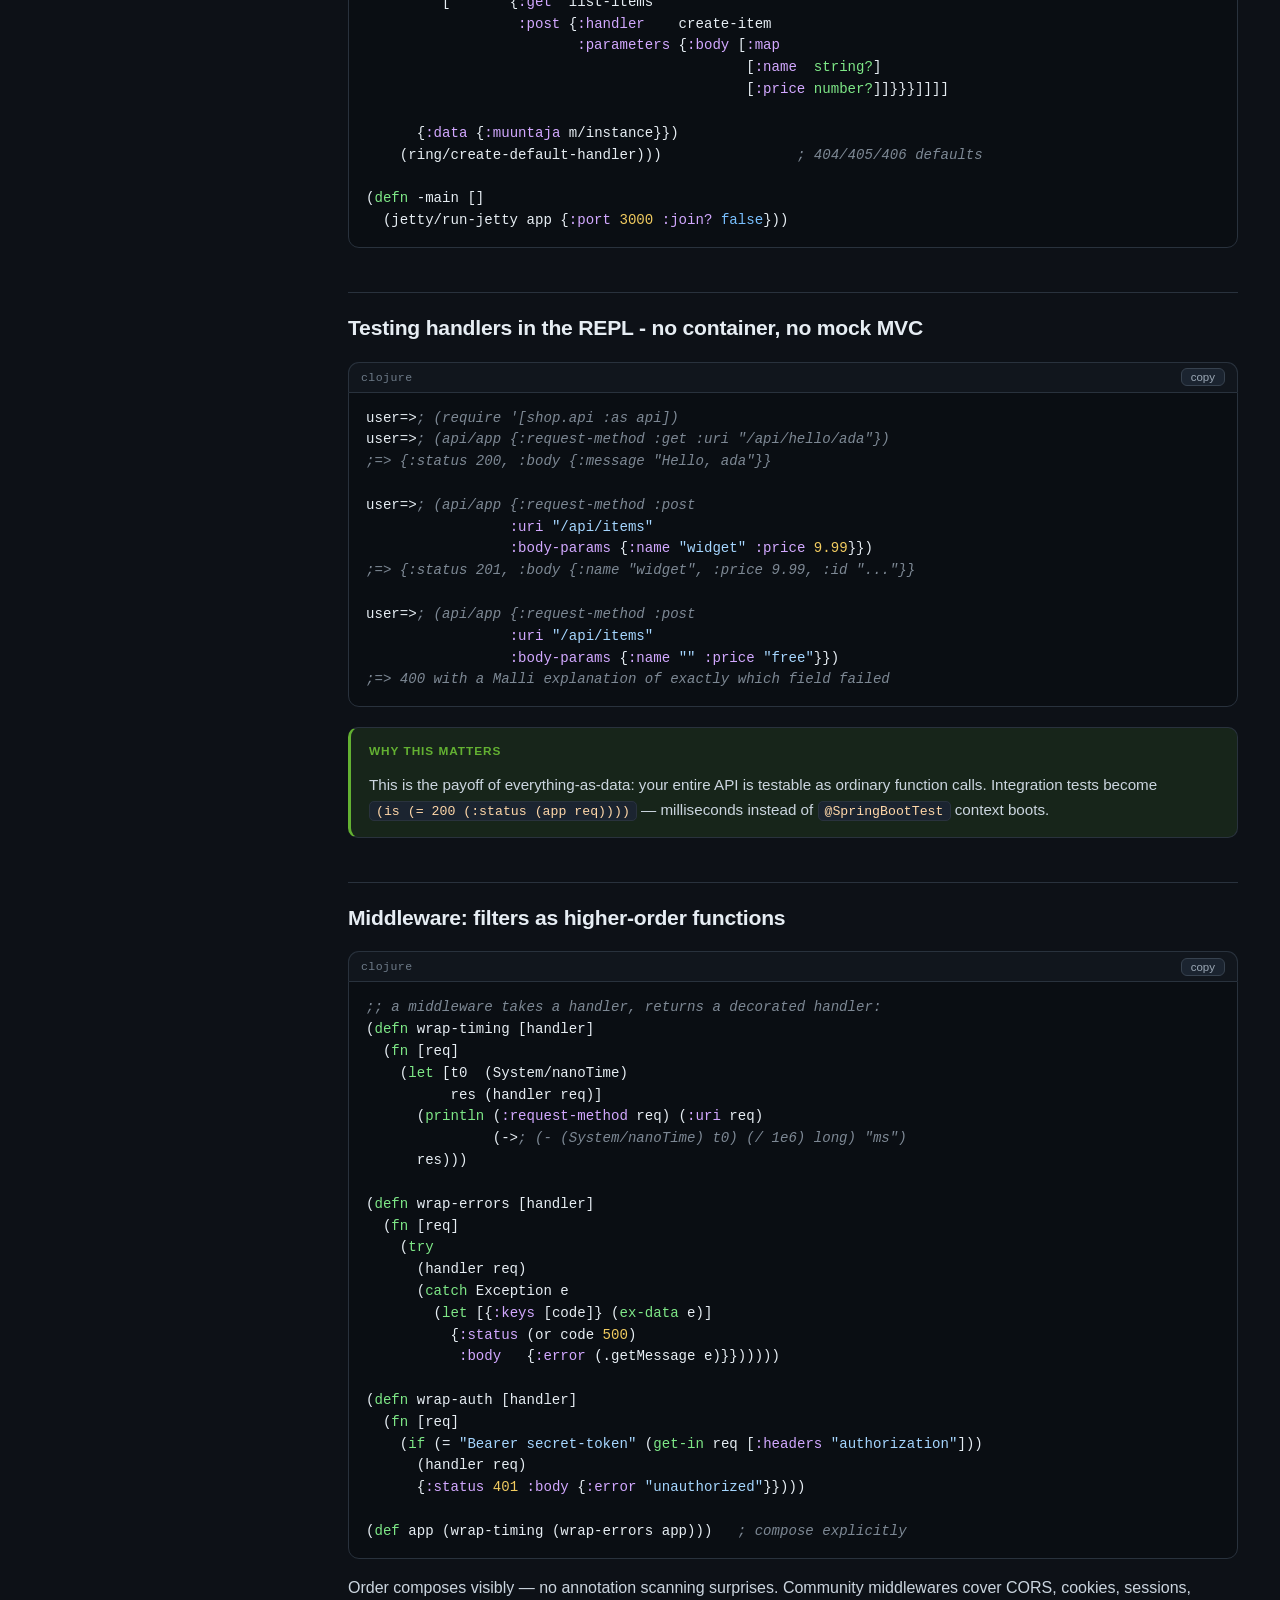
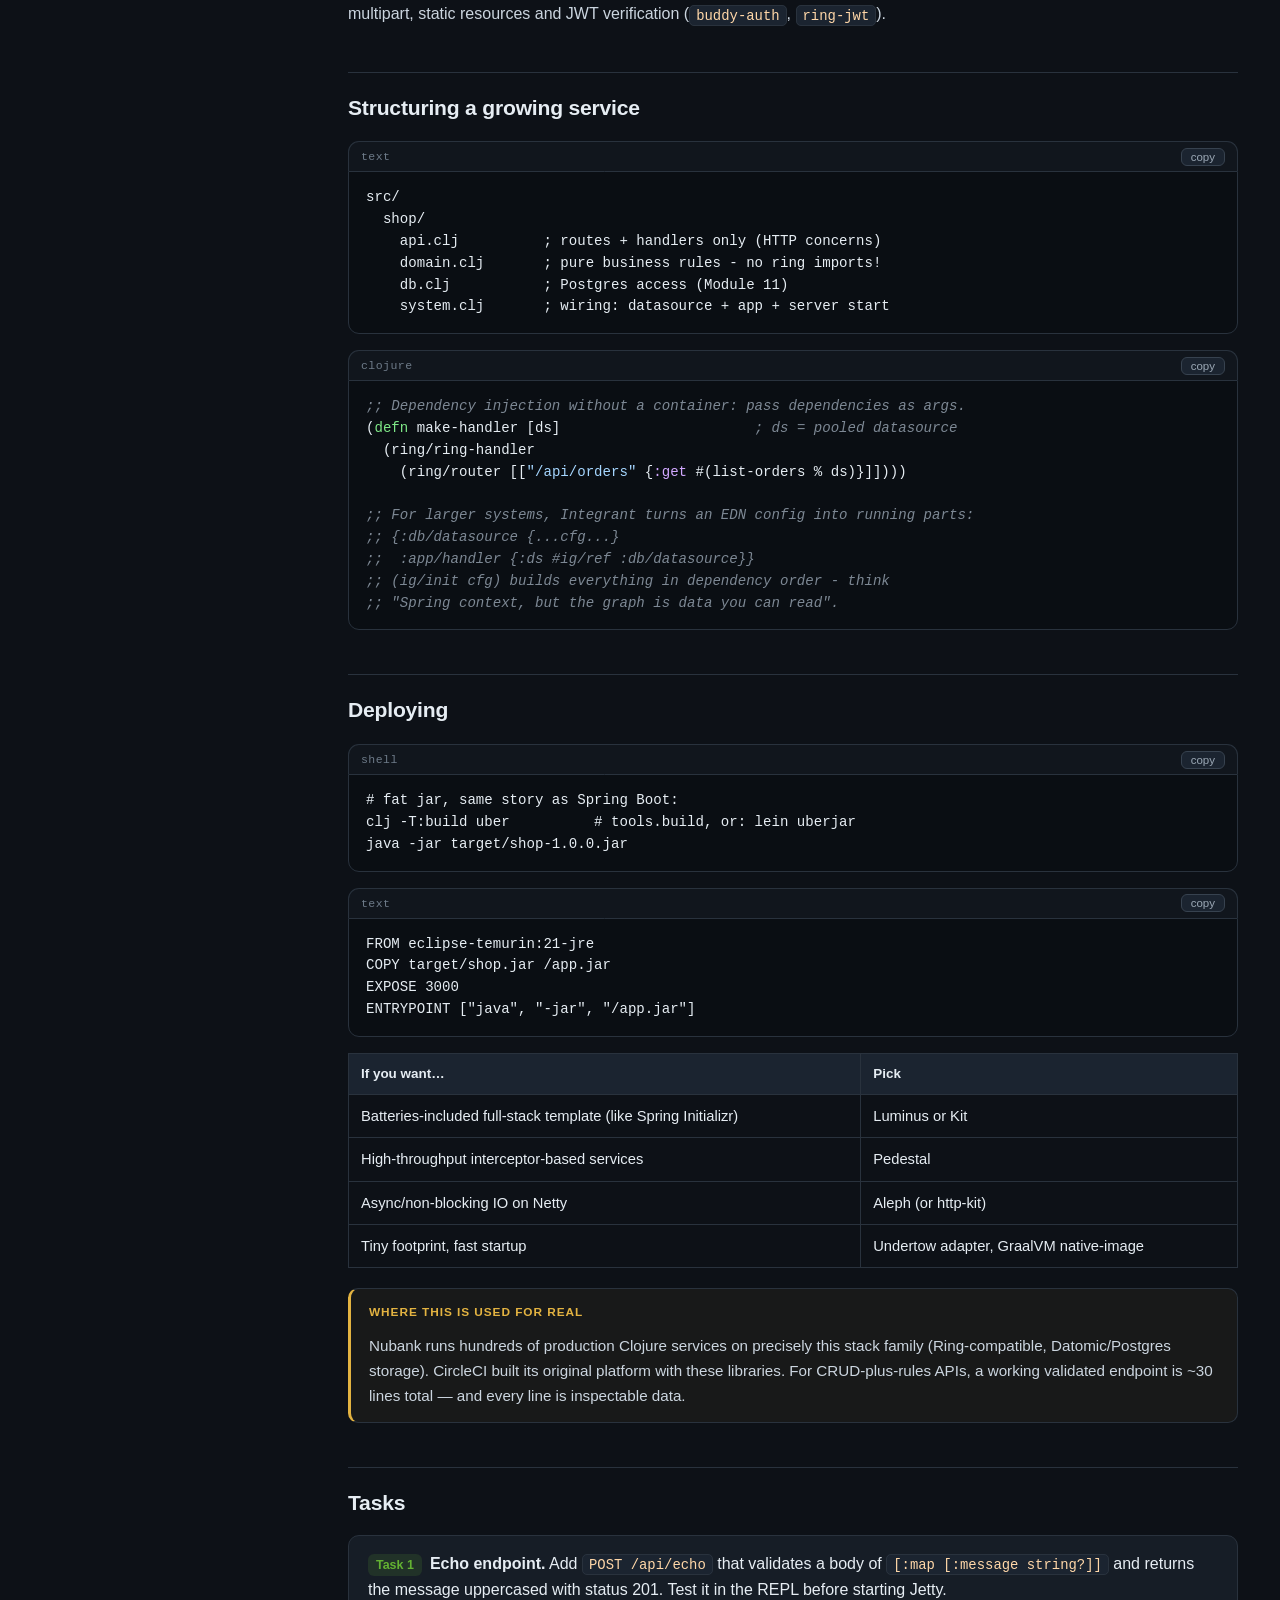
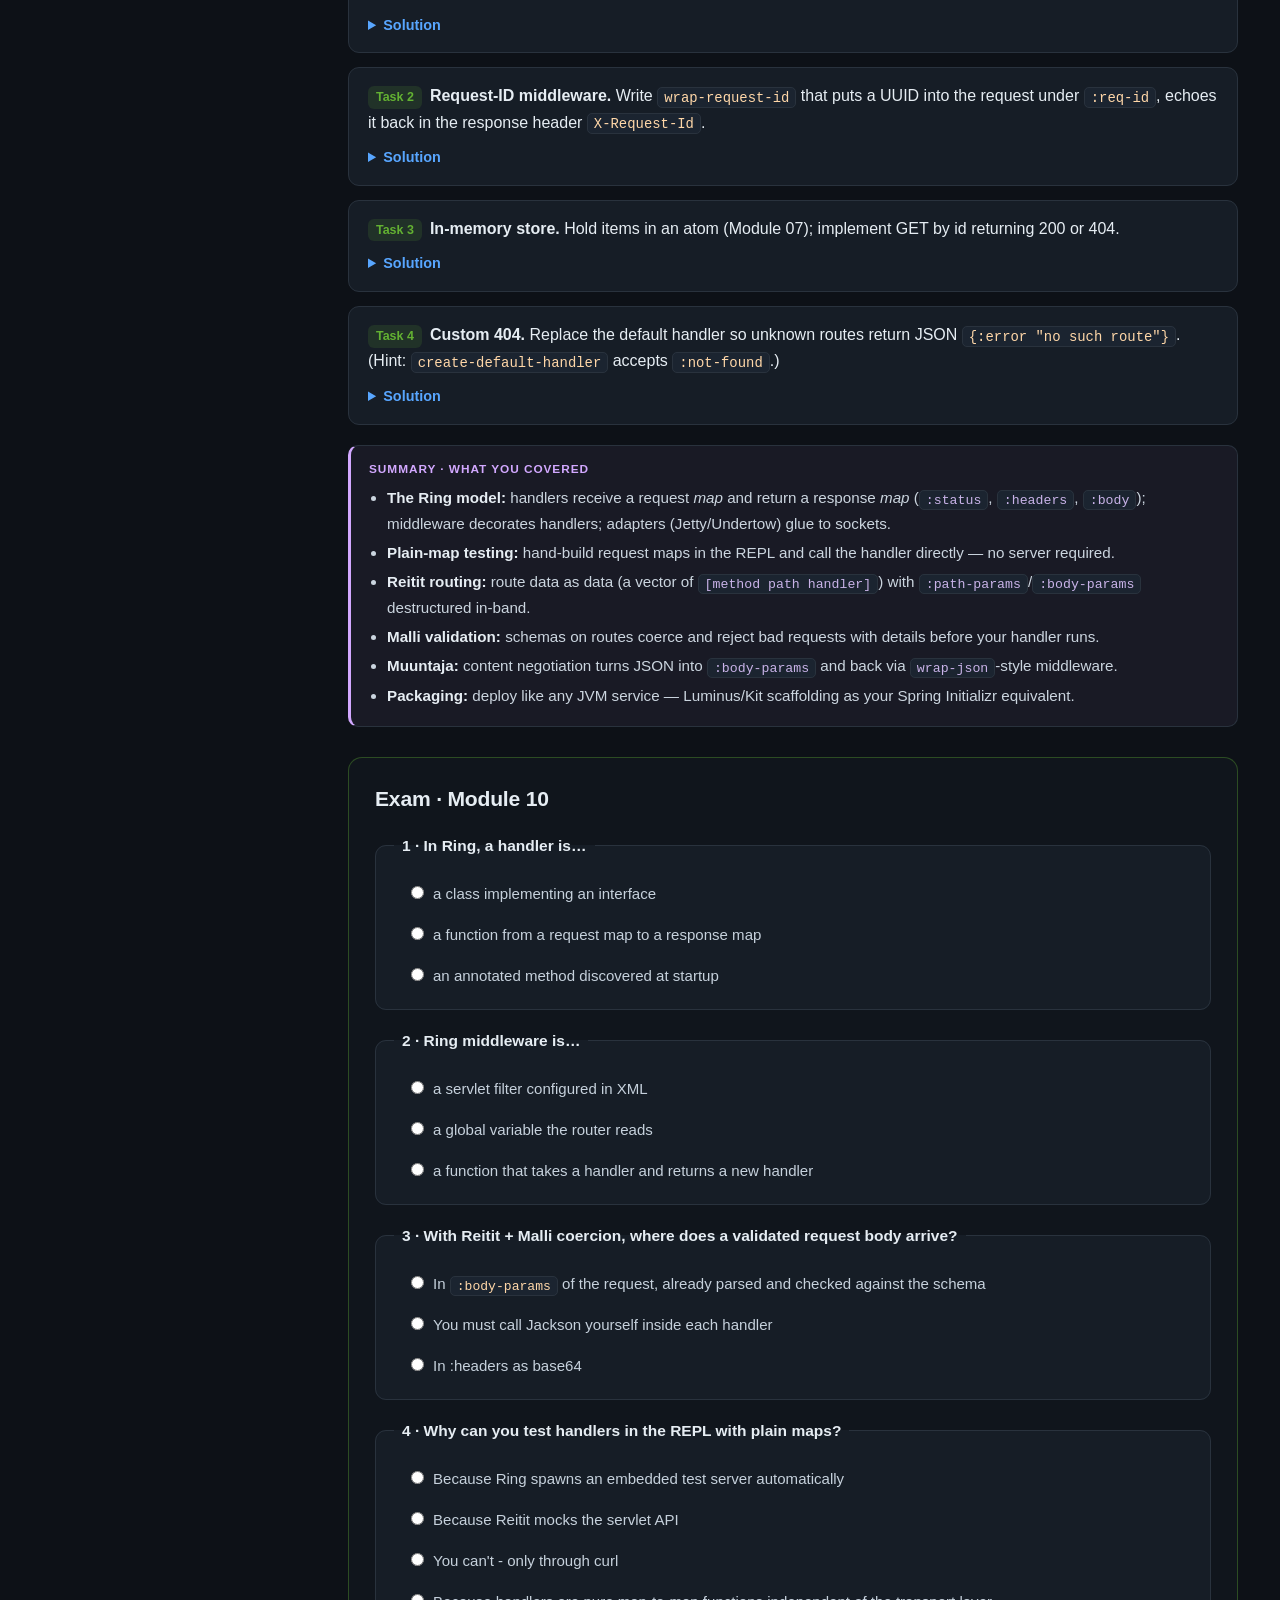
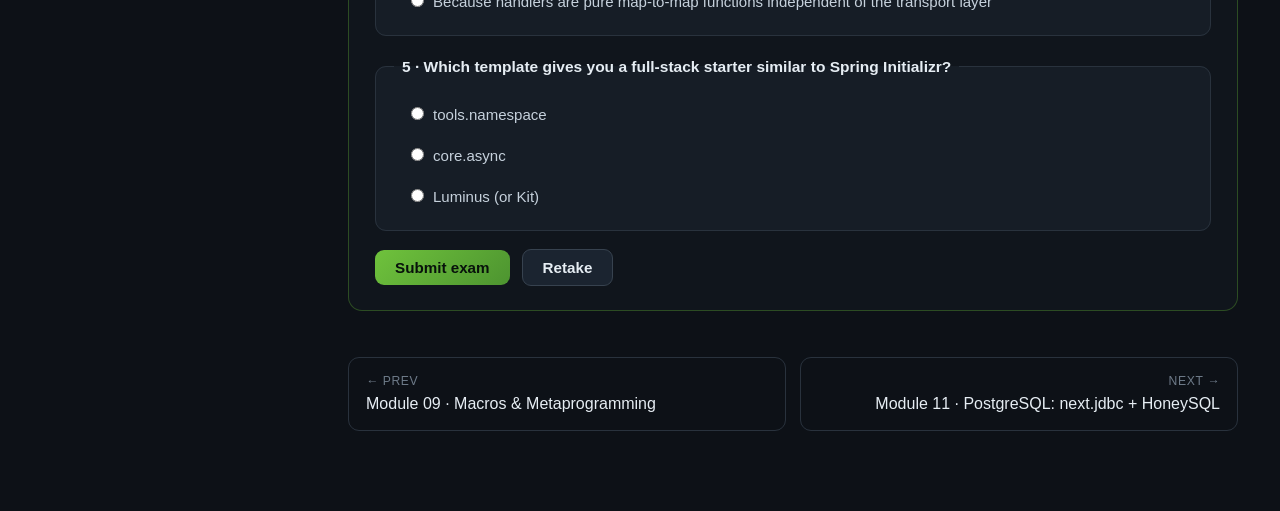
<file: m10-web-backends-ring-reitit.html>
<!DOCTYPE html>
<html lang="en">
<head>
<meta charset="UTF-8">
<meta name="viewport" content="width=device-width, initial-scale=1.0">
<title>Module 10 · Web Backends: Ring + Reitit — Learn Clojure</title>
<link rel="icon" href="data:image/svg+xml,%3Csvg xmlns='http://www.w3.org/2000/svg' viewBox='0 0 32 32'%3E%3Ccircle cx='16' cy='16' r='14' fill='%2363b132'/%3E%3Ctext x='16' y='22' font-size='17' text-anchor='middle' fill='%230d1117' font-family='monospace'%3E%CE%BB%3C/text%3E%3C/svg%3E">
<link rel="stylesheet" href="styles.css">
</head>
<body data-module="m10">

<header class="topbar">
  <a class="brand" href="index.html"><span class="lambda">&lambda;</span> Learn Clojure</a>
  <button id="menuBtn" type="button">Menu</button>
  <nav class="topnav">
    <a href="index.html">Overview</a>
    <span class="progress-chip" id="progressChip">0/13 passed</span>
  </nav>
</header>

<div class="layout">
  <aside class="sidebar" id="sidebar"></aside>

  <main class="content">
    <nav class="crumbs"><a href="index.html">Course</a> &rsaquo; Phase 3 &middot; Real Applications &rsaquo; <b>Module 10</b></nav>
    <h1>Web Backends: Ring + Reitit</h1>
    <p class="subtitle">The Clojure equivalent of Spring MVC &mdash; except handlers are plain maps-in/maps-out functions you can test in the REPL.</p>

    <div class="box goals">
      <div class="box-title">Goals</div>
      <ul>
        <li>Understand the Ring spec: request/response as data, middleware as functions.</li>
        <li>Build a real JSON API with routing, validation and error handling.</li>
        <li>Test handlers directly in the REPL without booting a server.</li>
        <li>Package and deploy like any JVM service.</li>
      </ul>
    </div>

    <figure class="figure">
      <div class="fig-head"><span class="fig-chip">Visual overview</span><span class="fig-title">HTTP as data: adapter → middleware → handler</span></div>
      <svg viewBox="0 0 640 218" role="img" aria-label="Ring request response flow">
        <rect x="16" y="40" width="92" height="52" rx="9" fill="#161d26" stroke="#58a6ff"/>
        <text x="62" y="57" text-anchor="middle" fill="#58a6ff" font-family="monospace" font-size="11">client</text>
        <text x="62" y="76" text-anchor="middle" fill="#9aa7b4" font-family="monospace" font-size="9">HTTP</text>
        <rect x="132" y="40" width="104" height="52" rx="9" fill="#161d26" stroke="#e3b341"/>
        <text x="184" y="57" text-anchor="middle" fill="#e3b341" font-family="monospace" font-size="11">adapter</text>
        <text x="184" y="76" text-anchor="middle" fill="#9aa7b4" font-family="monospace" font-size="9">Jetty/Undertow</text>
        <rect x="280" y="40" width="120" height="52" rx="9" fill="#161d26" stroke="#d2a8ff"/>
        <text x="340" y="57" text-anchor="middle" fill="#d2a8ff" font-family="monospace" font-size="11">middleware</text>
        <text x="340" y="76" text-anchor="middle" fill="#9aa7b4" font-family="monospace" font-size="9">wrap-json / wrap-errors / malli</text>
        <rect x="444" y="40" width="120" height="52" rx="9" fill="#161d26" stroke="#7ee787"/>
        <text x="504" y="57" text-anchor="middle" fill="#7ee787" font-family="monospace" font-size="11">handler</text>
        <text x="504" y="76" text-anchor="middle" fill="#9aa7b4" font-family="monospace" font-size="9">(fn [request] response)</text>
        <rect x="596" y="40" width="28" height="52" rx="6" fill="#161d26" stroke="#29323d"/>
        <text x="620" y="66" text-anchor="middle" fill="#9aa7b4" font-family="monospace" font-size="10">...</text>
        <line x1="88" y1="57" x2="128" y2="57" stroke="#9aa7b4" stroke-width="2"/>
        <line x1="236" y1="57" x2="276" y2="57" stroke="#9aa7b4" stroke-width="2"/>
        <line x1="400" y1="57" x2="440" y2="57" stroke="#9aa7b4" stroke-width="2"/>
        <line x1="564" y1="57" x2="592" y2="57" stroke="#9aa7b4" stroke-width="2"/>
        <rect x="16" y="126" width="290" height="40" rx="8" fill="#161d26" stroke="#58a6ff"/>
        <text x="161" y="143" text-anchor="middle" fill="#58a6ff" font-family="monospace" font-size="11">request MAP in</text>
        <text x="161" y="159" text-anchor="middle" fill="#9aa7b4" font-family="monospace" font-size="9">:method :uri :headers :params :body-params</text>
        <rect x="334" y="126" width="290" height="40" rx="8" fill="#161d26" stroke="#7ee787"/>
        <text x="479" y="143" text-anchor="middle" fill="#7ee787" font-family="monospace" font-size="11">response MAP out</text>
        <text x="479" y="159" text-anchor="middle" fill="#9aa7b4" font-family="monospace" font-size="9">:status :headers :body</text>
        <text x="320" y="120" text-anchor="middle" fill="#9aa7b4" font-family="monospace" font-size="11">handler / middleware / adapter all speak plain maps</text>
        <text x="320" y="196" text-anchor="middle" fill="#9aa7b4" font-family="monospace" font-size="11">the adapter is just one caller : tests and the REPL call the same handler with plain maps</text>
      </svg>
      <figcaption>Ring: handlers are maps-in/maps-out functions, so <em>every</em> layer is a function you can unit-test and call from the REPL without a socket.</figcaption>
    </figure>

    <h2>The Ring model: HTTP as data</h2>
    <p>Ring defines three things: <strong>handlers</strong> (maps in, maps out),
    <strong>middleware</strong> (functions that decorate handlers) and <strong>adapters</strong>
    (Jetty/Undertow/http-kit glue to sockets). That's the whole framework:</p>
    <pre><code class="language-clojure">;; A handler receives a request MAP and returns a response MAP.
(defn handler [request]
  {:status 200
   :headers {"Content-Type" "text/plain"}
   :body "hello"})

;; What's inside a request map? Everything the server saw:
{:request-method  :get
 :uri             "/api/users/42"
 :query-string    "active=true"
 :headers         {"accept" "application/json"}
 :server-port     80
 :body            #object[...]           ; raw InputStream
 ;; added by middleware later:
 :path-params     {:id "42"}
 :params          {"active" "true"}
 :body-params     {:email "ada@x.io"}}</code></pre>

    <div class="box analogy">
      <div class="box-title">Coming from Spring</div>
      <table>
        <tr><th>Spring</th><th>Clojure</th></tr>
        <tr><td><code>@RestController</code> + <code>@RequestMapping</code></td><td>plain fn + Reitit route data</td></tr>
        <tr><td><code>@PathVariable</code>/<code>@RequestBody</code></td><td>destructure <code>:path-params</code>/<code>:body-params</code></td></tr>
        <tr><td>Servlet filters / interceptors</td><td>Ring middleware (higher-order fns)</td></tr>
        <tr><td>HttpMessageConverters (Jackson)</td><td>Muuntaja content negotiation</td></tr>
        <tr><td>Bean Validation (<code>@Valid</code>)</td><td>Malli schemas on routes</td></tr>
        <tr><td><code>@ControllerAdvice</code> exception mapper</td><td>a <code>wrap-errors</code> middleware</td></tr>
        <tr><td><code>application.yml</code></td><td>an EDN map / environment variables</td></tr>
      </table>
    </div>

    <h2>Dependencies and the first server</h2>
    <pre><code class="language-clojure">{:paths ["src"]
 :deps {org.clojure/clojure        {:mvn/version "1.12.1"}
        ring/ring-core             {:mvn/version "1.13.0"}
        ring/ring-jetty-adapter    {:mvn/version "1.13.0"}
        metosin/reitit             {:mvn/version "0.7.2"}
        metosin/muuntaja           {:mvn/version "0.6.8"}
        metosin/malli              {:mvn/version "0.16.4"}}}</code></pre>

    <h2>A real JSON API</h2>
    <pre><code class="language-clojure">(ns shop.api
  (:require [ring.adapter.jetty :as jetty]
            [reitit.ring :as ring]
            [reitit.ring.middleware.muuntaja :as muuntaja-mw]
            [reitit.ring.middleware.parameters :as parameters]
            [reitit.ring.coercion :as coercion]
            [muuntaja.core :as m]))

;; ---- handlers: pure functions --------------------------------------
(defn health [_]
  {:status 200 :body {:status "up"}})

(defn hello [{:keys [path-params]}]
  {:status 200 :body {:message (str "Hello, " (:name path-params))}})

(defn list-items [{:keys [query-params]}]          ; ?q=...&limit=...
  (let [q     (get query-params :q)
        limit (parse-long (get query-params :limit "20"))]
    {:status 200 :body {:query q :limit limit :items []}}))

(defn create-item [{:keys [body-params]}]
  {:status 201
   :body (assoc body-params :id (str (random-uuid)))})

;; ---- routing: data, not annotations ---------------------------------
(def app
  (ring/ring-handler
    (ring/router
      [["/api"
        {:middleware [parameters/parameters-middleware       ; parse query/form
                      muuntaja-mw/format-middleware          ; negotiate JSON/EDN
                      coercion/coerce-request-middleware     ; validate input
                      coercion/coerce-response-middleware]}  ; validate output
        ["/health"      {:get health}]
        ["/hello/:name" {:get hello
                         :parameters {:path {:name string?}}}]
        ["/items"
         [""     {:get  list-items
                  :post {:handler    create-item
                         :parameters {:body [:map
                                             [:name  string?]
                                             [:price number?]]}}}]]]]

      {:data {:muuntaja m/instance}})
    (ring/create-default-handler)))                ; 404/405/406 defaults

(defn -main []
  (jetty/run-jetty app {:port 3000 :join? false}))</code></pre>

    <h2>Testing handlers in the REPL - no container, no mock MVC</h2>
    <pre><code class="language-clojure">user=&gt; (require '[shop.api :as api])
user=&gt; (api/app {:request-method :get :uri "/api/hello/ada"})
;=&gt; {:status 200, :body {:message "Hello, ada"}}

user=&gt; (api/app {:request-method :post
                 :uri "/api/items"
                 :body-params {:name "widget" :price 9.99}})
;=&gt; {:status 201, :body {:name "widget", :price 9.99, :id "..."}}

user=&gt; (api/app {:request-method :post
                 :uri "/api/items"
                 :body-params {:name "" :price "free"}})
;=&gt; 400 with a Malli explanation of exactly which field failed</code></pre>
    <div class="box tip">
      <div class="box-title">Why this matters</div>
      <p>This is the payoff of everything-as-data: your entire API is testable as ordinary function calls.
      Integration tests become <code>(is (= 200 (:status (app req))))</code> &mdash; milliseconds instead of
      <code>@SpringBootTest</code> context boots.</p>
    </div>

    <h2>Middleware: filters as higher-order functions</h2>
    <pre><code class="language-clojure">;; a middleware takes a handler, returns a decorated handler:
(defn wrap-timing [handler]
  (fn [req]
    (let [t0  (System/nanoTime)
          res (handler req)]
      (println (:request-method req) (:uri req)
               (-&gt; (- (System/nanoTime) t0) (/ 1e6) long) "ms")
      res)))

(defn wrap-errors [handler]
  (fn [req]
    (try
      (handler req)
      (catch Exception e
        (let [{:keys [code]} (ex-data e)]
          {:status (or code 500)
           :body   {:error (.getMessage e)}})))))

(defn wrap-auth [handler]
  (fn [req]
    (if (= "Bearer secret-token" (get-in req [:headers "authorization"]))
      (handler req)
      {:status 401 :body {:error "unauthorized"}})))

(def app (wrap-timing (wrap-errors app)))   ; compose explicitly</code></pre>
    <p>Order composes visibly &mdash; no annotation scanning surprises. Community middlewares cover CORS,
    cookies, sessions, multipart, static resources and JWT verification (<code>buddy-auth</code>,
    <code>ring-jwt</code>).</p>

    <h2>Structuring a growing service</h2>
    <pre><code class="language-text">src/
  shop/
    api.clj          ; routes + handlers only (HTTP concerns)
    domain.clj       ; pure business rules - no ring imports!
    db.clj           ; Postgres access (Module 11)
    system.clj       ; wiring: datasource + app + server start</code></pre>
    <pre><code class="language-clojure">;; Dependency injection without a container: pass dependencies as args.
(defn make-handler [ds]                       ; ds = pooled datasource
  (ring/ring-handler
    (ring/router [["/api/orders" {:get #(list-orders % ds)}]])))

;; For larger systems, Integrant turns an EDN config into running parts:
;; {:db/datasource {...cfg...}
;;  :app/handler {:ds #ig/ref :db/datasource}}
;; (ig/init cfg) builds everything in dependency order - think
;; "Spring context, but the graph is data you can read".</code></pre>

    <h2>Deploying</h2>
    <pre><code class="language-bash"># fat jar, same story as Spring Boot:
clj -T:build uber          # tools.build, or: lein uberjar
java -jar target/shop-1.0.0.jar</code></pre>
    <pre><code class="language-text">FROM eclipse-temurin:21-jre
COPY target/shop.jar /app.jar
EXPOSE 3000
ENTRYPOINT ["java", "-jar", "/app.jar"]</code></pre>
    <table>
      <tr><th>If you want&hellip;</th><th>Pick</th></tr>
      <tr><td>Batteries-included full-stack template (like Spring Initializr)</td><td>Luminus or Kit</td></tr>
      <tr><td>High-throughput interceptor-based services</td><td>Pedestal</td></tr>
      <tr><td>Async/non-blocking IO on Netty</td><td>Aleph (or http-kit)</td></tr>
      <tr><td>Tiny footprint, fast startup</td><td>Undertow adapter, GraalVM native-image</td></tr>
    </table>

    <div class="box usecase">
      <div class="box-title">Where this is used for real</div>
      <p>Nubank runs hundreds of production Clojure services on precisely this stack family (Ring-compatible,
      Datomic/Postgres storage). CircleCI built its original platform with these libraries. For CRUD-plus-rules
      APIs, a working validated endpoint is ~30 lines total &mdash; and every line is inspectable data.</p>
    </div>

    <h2>Tasks</h2>
    <div class="task">
      <span class="tnum">Task 1</span><strong>Echo endpoint.</strong> Add <code>POST /api/echo</code> that
      validates a body of <code>[:map [:message string?]]</code> and returns the message uppercased with status 201.
      Test it in the REPL before starting Jetty.
      <details class="solution"><summary>Solution</summary>
        <pre><code class="language-clojure">(defn echo [{:keys [body-params]}]
  {:status 201
   :body   {:echo (clojure.string/upper-case (:message body-params))}})

;; route:
["/echo" {:post {:handler    echo
                 :parameters {:body [:map [:message string?]]}}}]</code></pre>
      </details>
    </div>
    <div class="task">
      <span class="tnum">Task 2</span><strong>Request-ID middleware.</strong> Write <code>wrap-request-id</code>
      that puts a UUID into the request under <code>:req-id</code>, echoes it back in the response header
      <code>X-Request-Id</code>.
      <details class="solution"><summary>Solution</summary>
        <pre><code class="language-clojure">(defn wrap-request-id [handler]
  (fn [req]
    (let [id (str (random-uuid))
          res (handler (assoc req :req-id id))]
      (assoc-in res [:headers "X-Request-Id"] id))))</code></pre>
      </details>
    </div>
    <div class="task">
      <span class="tnum">Task 3</span><strong>In-memory store.</strong> Hold items in an atom (Module 07);
      implement GET by id returning 200 or 404.
      <details class="solution"><summary>Solution</summary>
        <pre><code class="language-clojure">(defonce db (atom {}))

(defn get-item [{{:keys [id]} :path-params}]
  (if-some [item (get @db id)]
    {:status 200 :body item}
    {:status 404 :body {:error "not found"}}))</code></pre>
      </details>
    </div>
    <div class="task">
      <span class="tnum">Task 4</span><strong>Custom 404.</strong> Replace the default handler so unknown routes
      return JSON <code>{:error "no such route"}</code>. (Hint: <code>create-default-handler</code> accepts
      <code>:not-found</code>.)
      <details class="solution"><summary>Solution</summary>
        <pre><code class="language-clojure">(def not-found
  (fn [_] {:status 404 :body {:error "no such route"}}))

(ring/create-default-handler
  {:not-found (fn [_]
                {:status 404
                 :headers {"Content-Type" "application/json"}
                 :body "{\"error\":\"no such route\"}"})})
;; default-handler bodies are strings/bytes - hence the raw JSON.</code></pre>
      </details>
    </div>

    <div class="box recap">
      <div class="box-title">Summary &middot; what you covered</div>
      <ul>
        <li><strong>The Ring model:</strong> handlers receive a request <em>map</em> and return a response <em>map</em> (<code>:status</code>, <code>:headers</code>, <code>:body</code>); middleware decorates handlers; adapters (Jetty/Undertow) glue to sockets.</li>
        <li><strong>Plain-map testing:</strong> hand-build request maps in the REPL and call the handler directly &mdash; no server required.</li>
        <li><strong>Reitit routing:</strong> route data as data (a vector of <code>[method path handler]</code>) with <code>:path-params</code>/<code>:body-params</code> destructured in-band.</li>
        <li><strong>Malli validation:</strong> schemas on routes coerce and reject bad requests with details before your handler runs.</li>
        <li><strong>Muuntaja:</strong> content negotiation turns JSON into <code>:body-params</code> and back via <code>wrap-json</code>-style middleware.</li>
        <li><strong>Packaging:</strong> deploy like any JVM service &mdash; Luminus/Kit scaffolding as your Spring Initializr equivalent.</li>
      </ul>
    </div>

    <section class="exam">
      <h2>Exam &middot; Module 10</h2>
      <form class="quiz" data-quiz="m10">
        <fieldset class="q" data-answer="b">
          <legend>1 &middot; In Ring, a handler is&hellip;</legend>
          <label><input type="radio" name="m10q1" value="a"><span>a class implementing an interface</span></label>
          <label><input type="radio" name="m10q1" value="b"><span>a function from a request map to a response map</span></label>
          <label><input type="radio" name="m10q1" value="c"><span>an annotated method discovered at startup</span></label>
          <div class="explain" hidden>Request in (map), response out ({:status :headers :body}). No interfaces, no reflection magic.</div>
        </fieldset>
        <fieldset class="q" data-answer="c">
          <legend>2 &middot; Ring middleware is&hellip;</legend>
          <label><input type="radio" name="m10q2" value="a"><span>a servlet filter configured in XML</span></label>
          <label><input type="radio" name="m10q2" value="b"><span>a global variable the router reads</span></label>
          <label><input type="radio" name="m10q2" value="c"><span>a function that takes a handler and returns a new handler</span></label>
          <div class="explain" hidden>((wrap-timing wrap-errors app)) - decoration is explicit composition you control and can unit-test standalone.</div>
        </fieldset>
        <fieldset class="q" data-answer="a">
          <legend>3 &middot; With Reitit + Malli coercion, where does a validated request body arrive?</legend>
          <label><input type="radio" name="m10q3" value="a"><span>In <code>:body-params</code> of the request, already parsed and checked against the schema</span></label>
          <label><input type="radio" name="m10q3" value="b"><span>You must call Jackson yourself inside each handler</span></label>
          <label><input type="radio" name="m10q3" value="c"><span>In :headers as base64</span></label>
          <div class="explain" hidden>Muuntaja decodes content negotiation into :body-params; Malli validates per the route's :parameters and rejects bad requests with details before your handler runs.</div>
        </fieldset>
        <fieldset class="q" data-answer="d">
          <legend>4 &middot; Why can you test handlers in the REPL with plain maps?</legend>
          <label><input type="radio" name="m10q4" value="a"><span>Because Ring spawns an embedded test server automatically</span></label>
          <label><input type="radio" name="m10q4" value="b"><span>Because Reitit mocks the servlet API</span></label>
          <label><input type="radio" name="m10q4" value="c"><span>You can't - only through curl</span></label>
          <label><input type="radio" name="m10q4" value="d"><span>Because handlers are pure map-to-map functions independent of the transport layer</span></label>
          <div class="explain" hidden>The adapter (Jetty) is just one caller of your handler. Any other caller - tests, the REPL, other middleware - works identically.</div>
        </fieldset>
        <fieldset class="q" data-answer="c">
          <legend>5 &middot; Which template gives you a full-stack starter similar to Spring Initializr?</legend>
          <label><input type="radio" name="m10q5" value="a"><span>tools.namespace</span></label>
          <label><input type="radio" name="m10q5" value="b"><span>core.async</span></label>
          <label><input type="radio" name="m10q5" value="c"><span>Luminus (or Kit)</span></label>
          <div class="explain" hidden>Luminus/Kit scaffold web + DB + frontend profiles. Pedestal suits interceptor-style high-throughput services.</div>
        </fieldset>
        <div class="quiz-actions">
          <button type="submit" class="btn">Submit exam</button>
          <button type="button" class="btn secondary retake" hidden>Retake</button>
        </div>
        <div class="result" hidden></div>
      </form>
    </section>

    <nav class="pager">
      <a href="m09-macros-metaprogramming.html"><span class="dir">&larr; PREV</span>Module 09 &middot; Macros &amp; Metaprogramming</a>
      <a class="next" href="m11-postgres-nextjdbc-honeysql.html"><span class="dir">NEXT &rarr;</span>Module 11 &middot; PostgreSQL: next.jdbc + HoneySQL</a>
    </nav>
  </main>
</div>

<script src="app.js"></script>
</body>
</html>
</file>
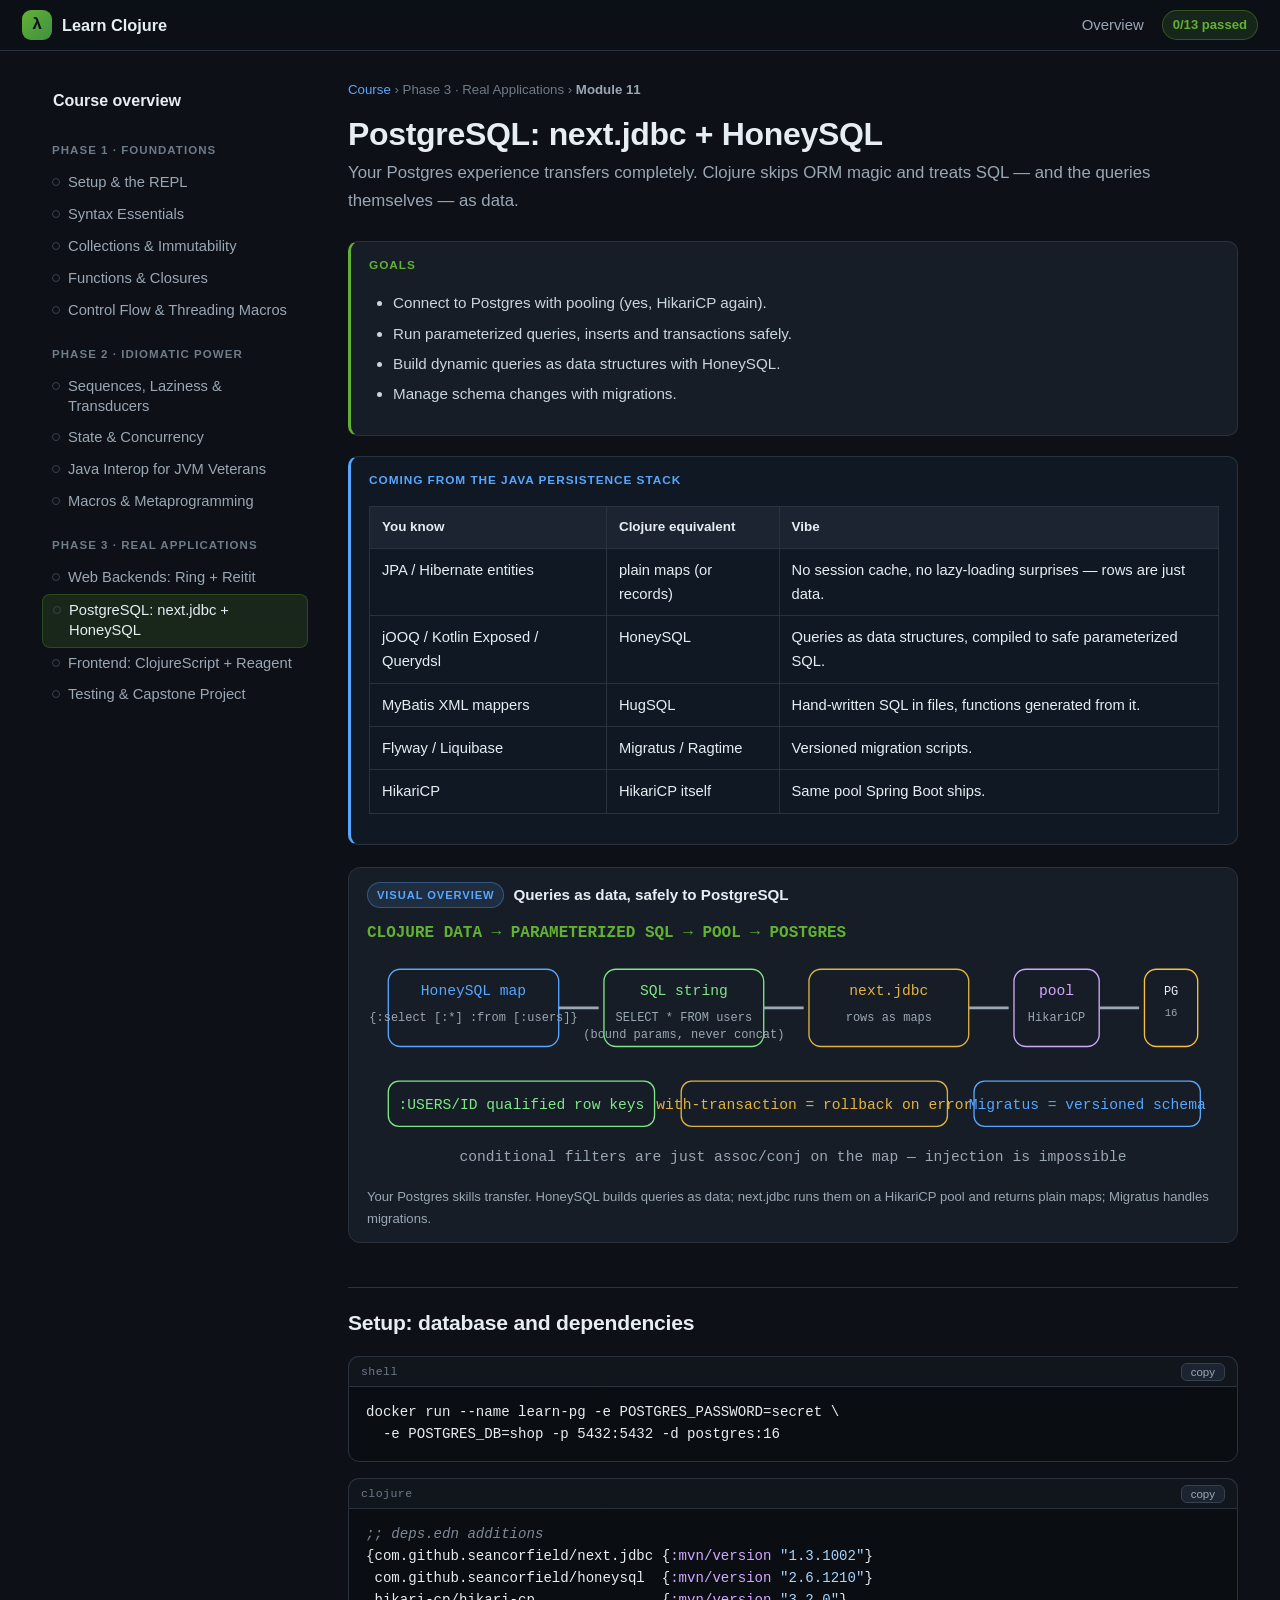
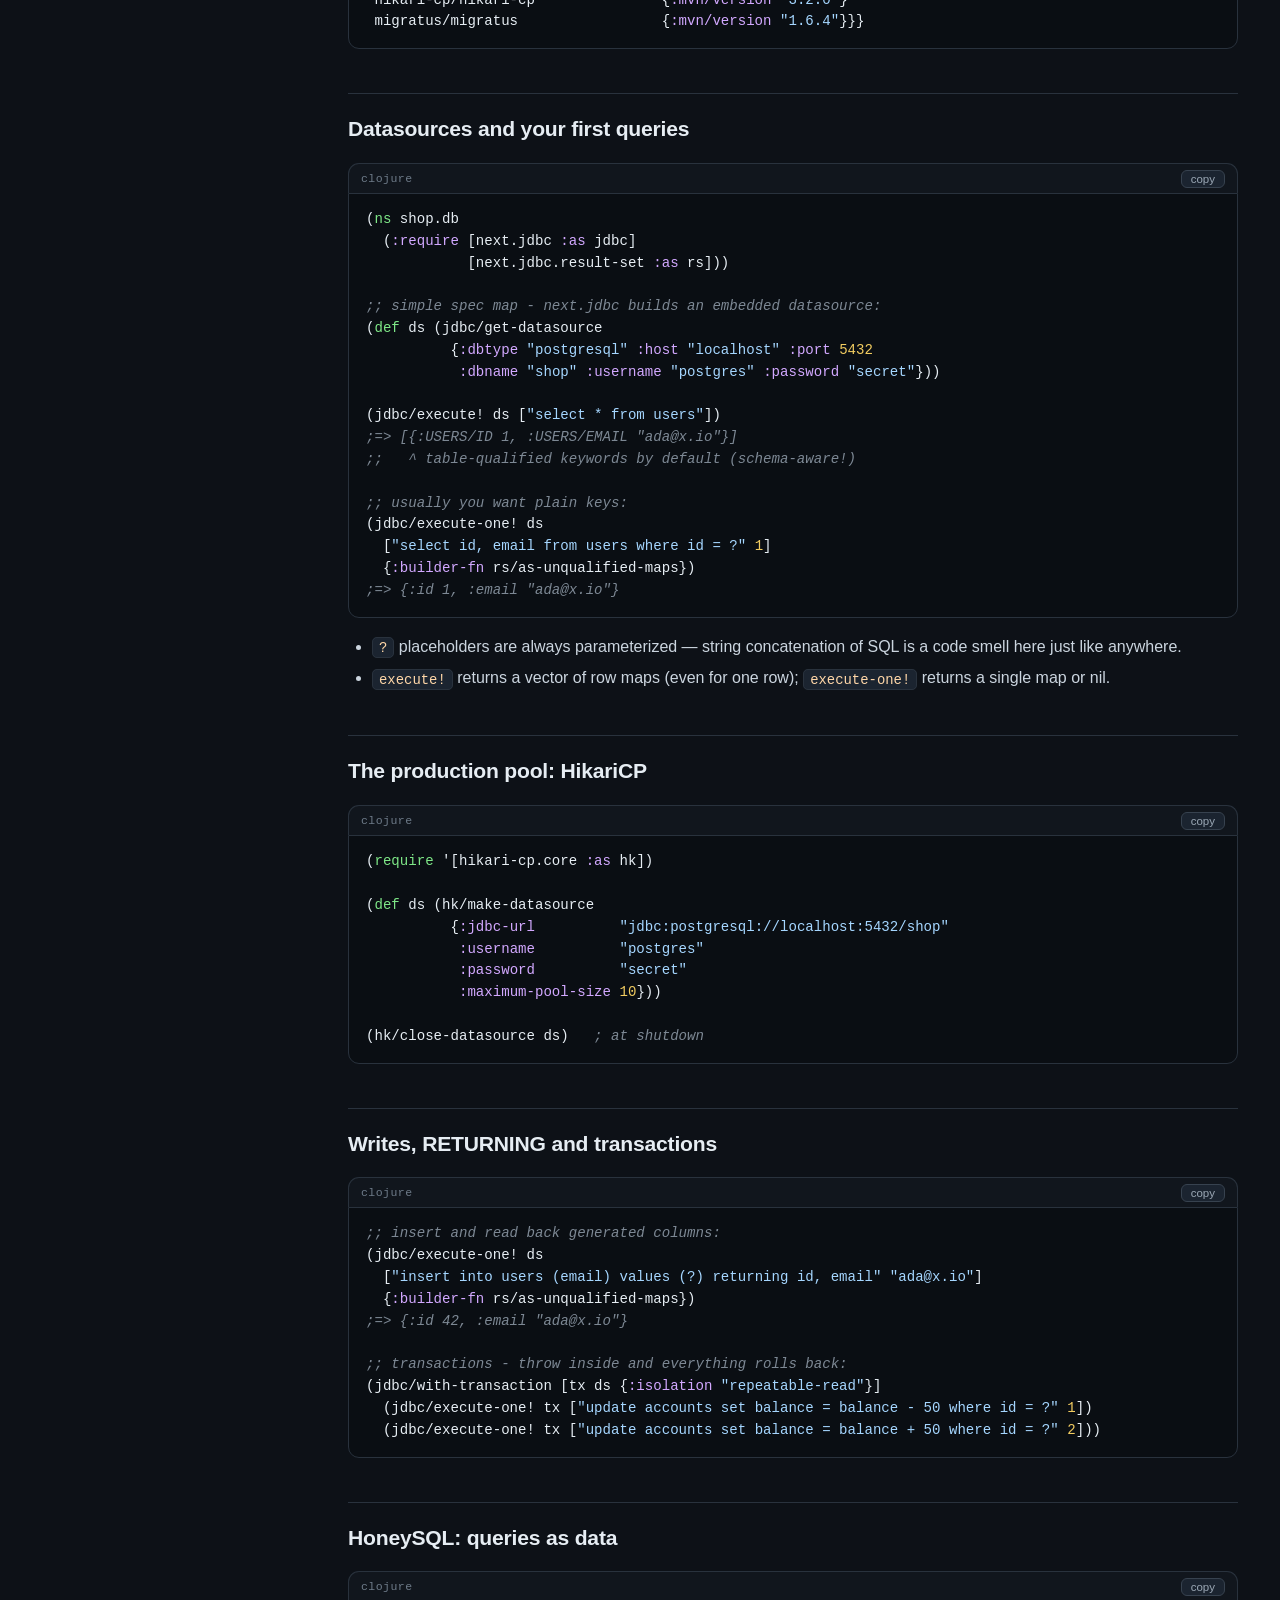
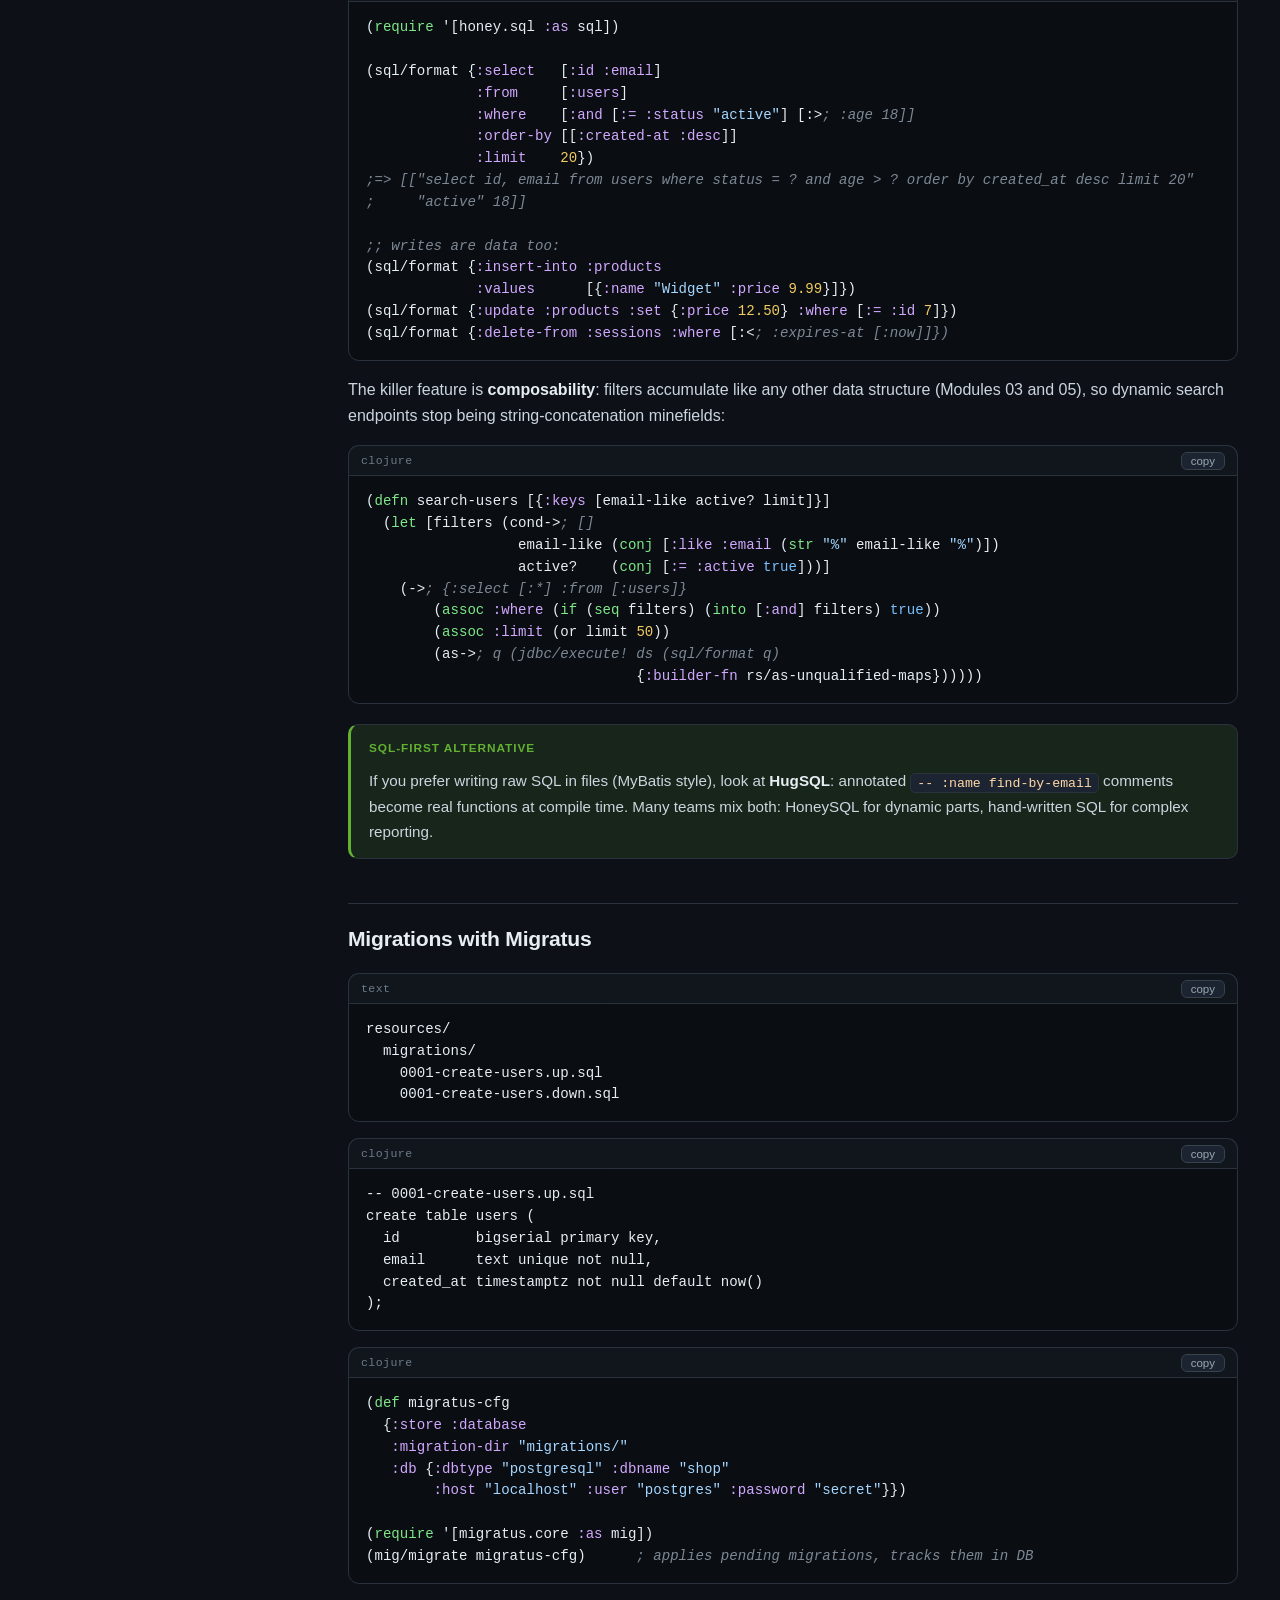
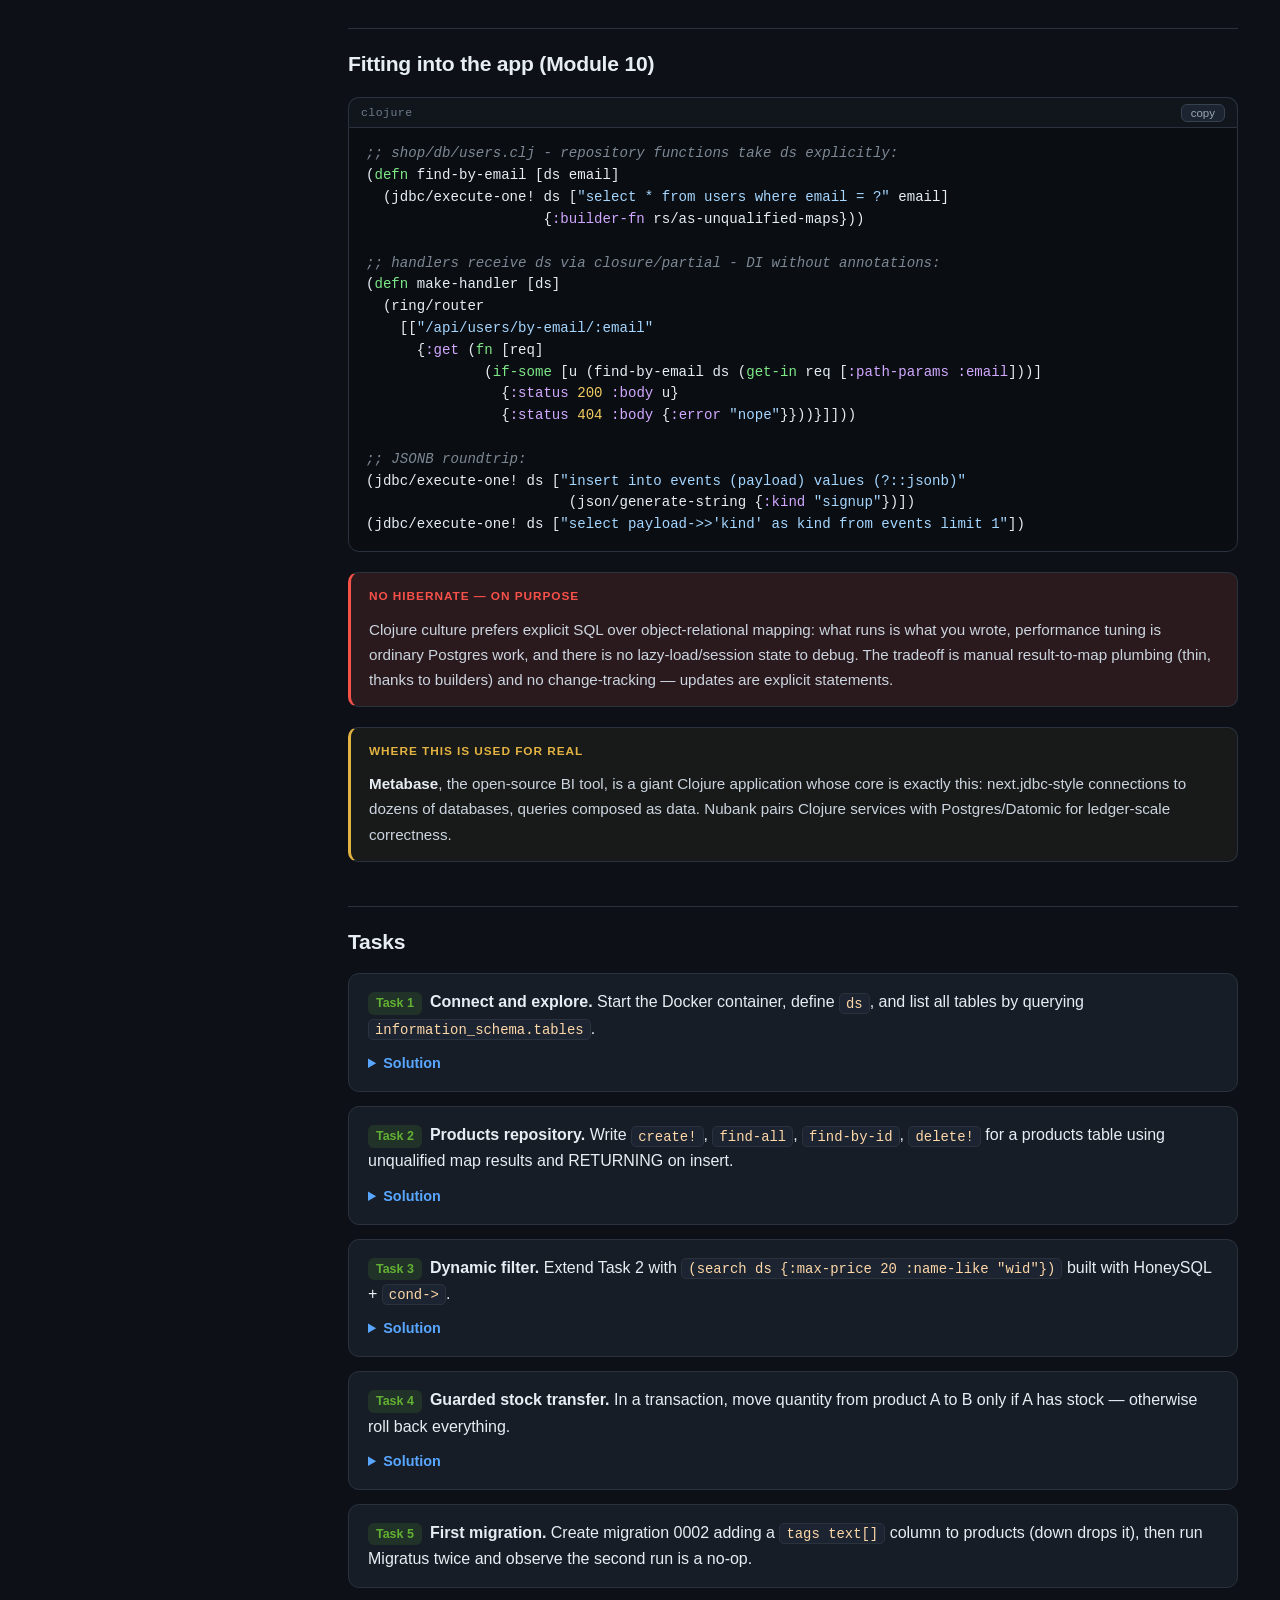
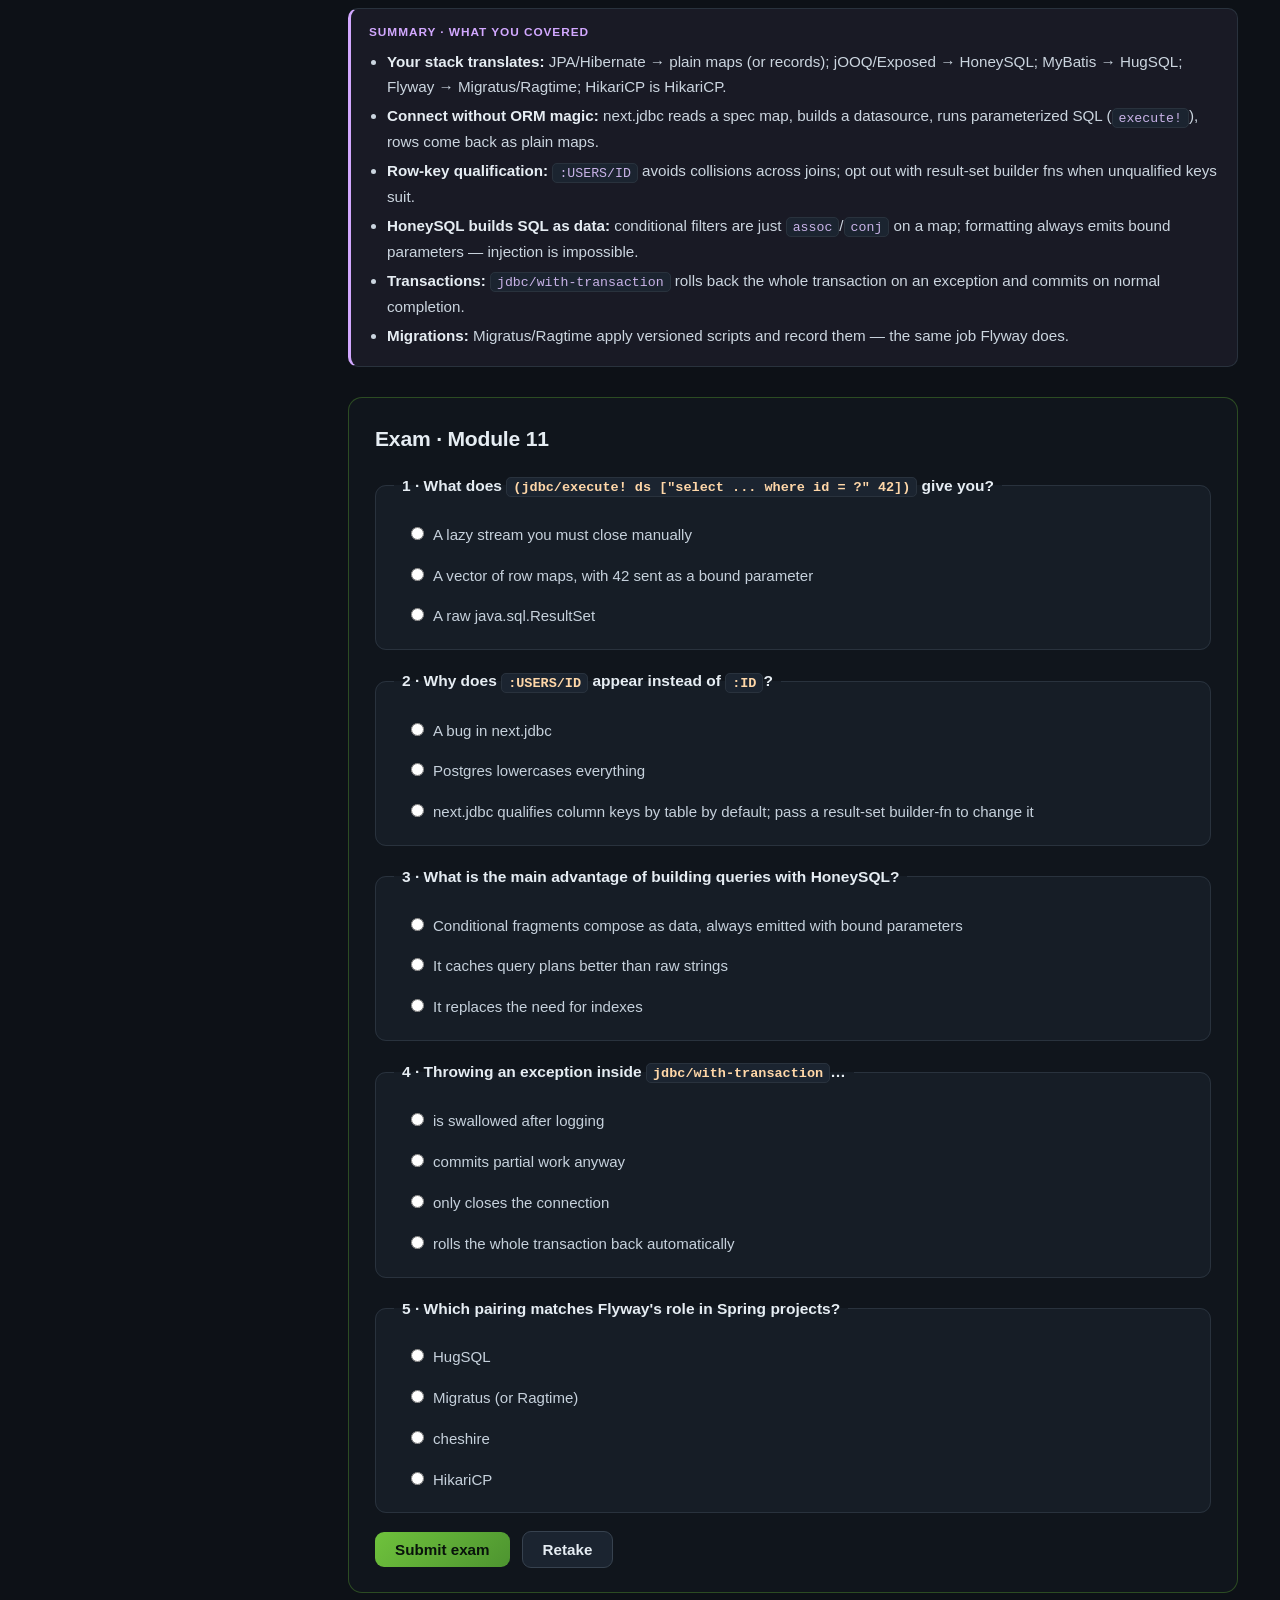
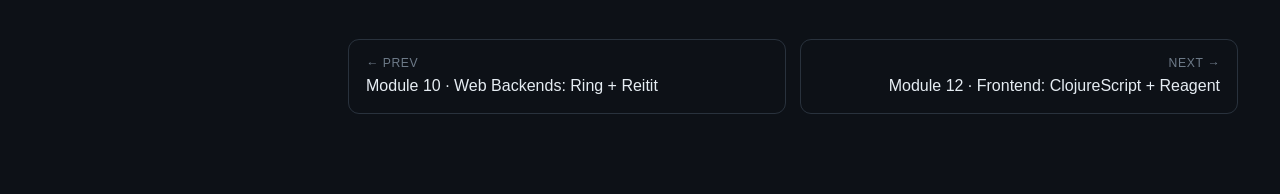
<file: m11-postgres-nextjdbc-honeysql.html>
<!DOCTYPE html>
<html lang="en">
<head>
<meta charset="UTF-8">
<meta name="viewport" content="width=device-width, initial-scale=1.0">
<title>Module 11 · PostgreSQL: next.jdbc + HoneySQL — Learn Clojure</title>
<link rel="icon" href="data:image/svg+xml,%3Csvg xmlns='http://www.w3.org/2000/svg' viewBox='0 0 32 32'%3E%3Ccircle cx='16' cy='16' r='14' fill='%2363b132'/%3E%3Ctext x='16' y='22' font-size='17' text-anchor='middle' fill='%230d1117' font-family='monospace'%3E%CE%BB%3C/text%3E%3C/svg%3E">
<link rel="stylesheet" href="styles.css">
</head>
<body data-module="m11">

<header class="topbar">
  <a class="brand" href="index.html"><span class="lambda">&lambda;</span> Learn Clojure</a>
  <button id="menuBtn" type="button">Menu</button>
  <nav class="topnav">
    <a href="index.html">Overview</a>
    <span class="progress-chip" id="progressChip">0/13 passed</span>
  </nav>
</header>

<div class="layout">
  <aside class="sidebar" id="sidebar"></aside>

  <main class="content">
    <nav class="crumbs"><a href="index.html">Course</a> &rsaquo; Phase 3 &middot; Real Applications &rsaquo; <b>Module 11</b></nav>
    <h1>PostgreSQL: next.jdbc + HoneySQL</h1>
    <p class="subtitle">Your Postgres experience transfers completely. Clojure skips ORM magic and treats SQL &mdash; and the queries themselves &mdash; as data.</p>

    <div class="box goals">
      <div class="box-title">Goals</div>
      <ul>
        <li>Connect to Postgres with pooling (yes, HikariCP again).</li>
        <li>Run parameterized queries, inserts and transactions safely.</li>
        <li>Build dynamic queries as data structures with HoneySQL.</li>
        <li>Manage schema changes with migrations.</li>
      </ul>
    </div>

    <div class="box analogy">
      <div class="box-title">Coming from the Java persistence stack</div>
      <table>
        <tr><th>You know</th><th>Clojure equivalent</th><th>Vibe</th></tr>
        <tr><td>JPA / Hibernate entities</td><td>plain maps (or records)</td><td>No session cache, no lazy-loading surprises &mdash; rows are just data.</td></tr>
        <tr><td>jOOQ / Kotlin Exposed / Querydsl</td><td>HoneySQL</td><td>Queries as data structures, compiled to safe parameterized SQL.</td></tr>
        <tr><td>MyBatis XML mappers</td><td>HugSQL</td><td>Hand-written SQL in files, functions generated from it.</td></tr>
        <tr><td>Flyway / Liquibase</td><td>Migratus / Ragtime</td><td>Versioned migration scripts.</td></tr>
        <tr><td>HikariCP</td><td>HikariCP itself</td><td>Same pool Spring Boot ships.</td></tr>
      </table>
    </div>

    <figure class="figure">
      <div class="fig-head"><span class="fig-chip">Visual overview</span><span class="fig-title">Queries as data, safely to PostgreSQL</span></div>
      <svg viewBox="0 0 640 200" role="img" aria-label="HoneySQL to PostgreSQL flow">
        <text x="0" y="16" fill="#63b132" font-family="monospace" font-size="12" font-weight="700">CLOJURE DATA &rarr; PARAMETERIZED SQL &rarr; POOL &rarr; POSTGRES</text>
        <rect x="16" y="40" width="128" height="58" rx="9" fill="#161d26" stroke="#58a6ff"/>
        <text x="80" y="59" text-anchor="middle" fill="#58a6ff" font-family="monospace" font-size="11">HoneySQL map</text>
        <text x="80" y="79" text-anchor="middle" fill="#9aa7b4" font-family="monospace" font-size="9">{:select [:*] :from [:users]}</text>
        <rect x="178" y="40" width="120" height="58" rx="9" fill="#161d26" stroke="#7ee787"/>
        <text x="238" y="59" text-anchor="middle" fill="#7ee787" font-family="monospace" font-size="11">SQL string</text>
        <text x="238" y="79" text-anchor="middle" fill="#9aa7b4" font-family="monospace" font-size="9">SELECT * FROM users</text>
        <text x="238" y="92" text-anchor="middle" fill="#9aa7b4" font-family="monospace" font-size="9">(bound params, never concat)</text>
        <rect x="332" y="40" width="120" height="58" rx="9" fill="#161d26" stroke="#e3b341"/>
        <text x="392" y="59" text-anchor="middle" fill="#e3b341" font-family="monospace" font-size="11">next.jdbc</text>
        <text x="392" y="79" text-anchor="middle" fill="#9aa7b4" font-family="monospace" font-size="9">rows as maps</text>
        <rect x="486" y="40" width="64" height="58" rx="9" fill="#161d26" stroke="#d2a8ff"/>
        <text x="518" y="59" text-anchor="middle" fill="#d2a8ff" font-family="monospace" font-size="11">pool</text>
        <text x="518" y="79" text-anchor="middle" fill="#9aa7b4" font-family="monospace" font-size="9">HikariCP</text>
        <rect x="584" y="40" width="40" height="58" rx="9" fill="#161d26" stroke="#f8c040"/>
        <text x="604" y="59" text-anchor="middle" fill="#e6edf3" font-family="monospace" font-size="9">PG</text>
        <text x="604" y="75" text-anchor="middle" fill="#9aa7b4" font-family="monospace" font-size="8">16</text>
        <line x1="144" y1="69" x2="174" y2="69" stroke="#9aa7b4" stroke-width="2"/>
        <line x1="298" y1="69" x2="328" y2="69" stroke="#9aa7b4" stroke-width="2"/>
        <line x1="452" y1="69" x2="482" y2="69" stroke="#9aa7b4" stroke-width="2"/>
        <line x1="550" y1="69" x2="580" y2="69" stroke="#9aa7b4" stroke-width="2"/>
        <rect x="16" y="124" width="200" height="34" rx="8" fill="#161d26" stroke="#7ee787"/>
        <text x="116" y="145" text-anchor="middle" fill="#7ee787" font-family="monospace" font-size="11">:USERS/ID qualified row keys</text>
        <rect x="236" y="124" width="200" height="34" rx="8" fill="#161d26" stroke="#e3b341"/>
        <text x="336" y="145" text-anchor="middle" fill="#e3b341" font-family="monospace" font-size="11">with-transaction = rollback on error</text>
        <rect x="456" y="124" width="170" height="34" rx="8" fill="#161d26" stroke="#58a6ff"/>
        <text x="541" y="145" text-anchor="middle" fill="#58a6ff" font-family="monospace" font-size="11">Migratus = versioned schema</text>
        <text x="320" y="184" text-anchor="middle" fill="#9aa7b4" font-family="monospace" font-size="11">conditional filters are just assoc/conj on the map &mdash; injection is impossible</text>
      </svg>
      <figcaption>Your Postgres skills transfer. HoneySQL builds queries as data; next.jdbc runs them on a HikariCP pool and returns plain maps; Migratus handles migrations.</figcaption>
    </figure>

    <h2>Setup: database and dependencies</h2>
    <pre><code class="language-bash">docker run --name learn-pg -e POSTGRES_PASSWORD=secret \
  -e POSTGRES_DB=shop -p 5432:5432 -d postgres:16</code></pre>
    <pre><code class="language-clojure">;; deps.edn additions
{com.github.seancorfield/next.jdbc {:mvn/version "1.3.1002"}
 com.github.seancorfield/honeysql  {:mvn/version "2.6.1210"}
 hikari-cp/hikari-cp               {:mvn/version "3.2.0"}
 migratus/migratus                 {:mvn/version "1.6.4"}}}</code></pre>

    <h2>Datasources and your first queries</h2>
    <pre><code class="language-clojure">(ns shop.db
  (:require [next.jdbc :as jdbc]
            [next.jdbc.result-set :as rs]))

;; simple spec map - next.jdbc builds an embedded datasource:
(def ds (jdbc/get-datasource
          {:dbtype "postgresql" :host "localhost" :port 5432
           :dbname "shop" :username "postgres" :password "secret"}))

(jdbc/execute! ds ["select * from users"])
;=&gt; [{:USERS/ID 1, :USERS/EMAIL "ada@x.io"}]
;;   ^ table-qualified keywords by default (schema-aware!)

;; usually you want plain keys:
(jdbc/execute-one! ds
  ["select id, email from users where id = ?" 1]
  {:builder-fn rs/as-unqualified-maps})
;=&gt; {:id 1, :email "ada@x.io"}</code></pre>
    <ul>
      <li><code>?</code> placeholders are always parameterized &mdash; string concatenation of SQL is a code smell here just like anywhere.</li>
      <li><code>execute!</code> returns a vector of row maps (even for one row); <code>execute-one!</code> returns a single map or nil.</li>
    </ul>

    <h2>The production pool: HikariCP</h2>
    <pre><code class="language-clojure">(require '[hikari-cp.core :as hk])

(def ds (hk/make-datasource
          {:jdbc-url          "jdbc:postgresql://localhost:5432/shop"
           :username          "postgres"
           :password          "secret"
           :maximum-pool-size 10}))

(hk/close-datasource ds)   ; at shutdown</code></pre>

    <h2>Writes, RETURNING and transactions</h2>
    <pre><code class="language-clojure">;; insert and read back generated columns:
(jdbc/execute-one! ds
  ["insert into users (email) values (?) returning id, email" "ada@x.io"]
  {:builder-fn rs/as-unqualified-maps})
;=&gt; {:id 42, :email "ada@x.io"}

;; transactions - throw inside and everything rolls back:
(jdbc/with-transaction [tx ds {:isolation "repeatable-read"}]
  (jdbc/execute-one! tx ["update accounts set balance = balance - 50 where id = ?" 1])
  (jdbc/execute-one! tx ["update accounts set balance = balance + 50 where id = ?" 2]))</code></pre>

    <h2>HoneySQL: queries as data</h2>
    <pre><code class="language-clojure">(require '[honey.sql :as sql])

(sql/format {:select   [:id :email]
             :from     [:users]
             :where    [:and [:= :status "active"] [:&gt; :age 18]]
             :order-by [[:created-at :desc]]
             :limit    20})
;=&gt; [["select id, email from users where status = ? and age &gt; ? order by created_at desc limit 20"
;     "active" 18]]

;; writes are data too:
(sql/format {:insert-into :products
             :values      [{:name "Widget" :price 9.99}]})
(sql/format {:update :products :set {:price 12.50} :where [:= :id 7]})
(sql/format {:delete-from :sessions :where [:&lt; :expires-at [:now]]})</code></pre>
    <p>The killer feature is <strong>composability</strong>: filters accumulate like any other data structure
    (Modules 03 and 05), so dynamic search endpoints stop being string-concatenation minefields:</p>
    <pre><code class="language-clojure">(defn search-users [{:keys [email-like active? limit]}]
  (let [filters (cond-&gt; []
                  email-like (conj [:like :email (str "%" email-like "%")])
                  active?    (conj [:= :active true]))]
    (-&gt; {:select [:*] :from [:users]}
        (assoc :where (if (seq filters) (into [:and] filters) true))
        (assoc :limit (or limit 50))
        (as-&gt; q (jdbc/execute! ds (sql/format q)
                                {:builder-fn rs/as-unqualified-maps})))))</code></pre>
    <div class="box tip">
      <div class="box-title">SQL-first alternative</div>
      <p>If you prefer writing raw SQL in files (MyBatis style), look at <strong>HugSQL</strong>: annotated
      <code>-- :name find-by-email</code> comments become real functions at compile time. Many teams mix both:
      HoneySQL for dynamic parts, hand-written SQL for complex reporting.</p>
    </div>

    <h2>Migrations with Migratus</h2>
    <pre><code class="language-text">resources/
  migrations/
    0001-create-users.up.sql
    0001-create-users.down.sql</code></pre>
    <pre><code class="language-sql">-- 0001-create-users.up.sql
create table users (
  id         bigserial primary key,
  email      text unique not null,
  created_at timestamptz not null default now()
);</code></pre>
    <pre><code class="language-clojure">(def migratus-cfg
  {:store :database
   :migration-dir "migrations/"
   :db {:dbtype "postgresql" :dbname "shop"
        :host "localhost" :user "postgres" :password "secret"}})

(require '[migratus.core :as mig])
(mig/migrate migratus-cfg)      ; applies pending migrations, tracks them in DB</code></pre>

    <h2>Fitting into the app (Module 10)</h2>
    <pre><code class="language-clojure">;; shop/db/users.clj - repository functions take ds explicitly:
(defn find-by-email [ds email]
  (jdbc/execute-one! ds ["select * from users where email = ?" email]
                     {:builder-fn rs/as-unqualified-maps}))

;; handlers receive ds via closure/partial - DI without annotations:
(defn make-handler [ds]
  (ring/router
    [["/api/users/by-email/:email"
      {:get (fn [req]
              (if-some [u (find-by-email ds (get-in req [:path-params :email]))]
                {:status 200 :body u}
                {:status 404 :body {:error "nope"}}))}]]))

;; JSONB roundtrip:
(jdbc/execute-one! ds ["insert into events (payload) values (?::jsonb)"
                        (json/generate-string {:kind "signup"})])
(jdbc/execute-one! ds ["select payload-&gt;&gt;'kind' as kind from events limit 1"])</code></pre>
    <div class="box warn">
      <div class="box-title">No Hibernate &mdash; on purpose</div>
      <p>Clojure culture prefers explicit SQL over object-relational mapping: what runs is what you wrote,
      performance tuning is ordinary Postgres work, and there is no lazy-load/session state to debug.
      The tradeoff is manual result-to-map plumbing (thin, thanks to builders) and no change-tracking &mdash;
      updates are explicit statements.</p>
    </div>

    <div class="box usecase">
      <div class="box-title">Where this is used for real</div>
      <p><strong>Metabase</strong>, the open-source BI tool, is a giant Clojure application whose core is exactly
      this: next.jdbc-style connections to dozens of databases, queries composed as data. Nubank pairs Clojure
      services with Postgres/Datomic for ledger-scale correctness.</p>
    </div>

    <h2>Tasks</h2>
    <div class="task">
      <span class="tnum">Task 1</span><strong>Connect and explore.</strong> Start the Docker container, define
      <code>ds</code>, and list all tables by querying <code>information_schema.tables</code>.
      <details class="solution"><summary>Solution</summary>
        <pre><code class="language-clojure">(jdbc/execute! ds
  ["select table_name from information_schema.tables where table_schema = 'public'"])</code></pre>
      </details>
    </div>
    <div class="task">
      <span class="tnum">Task 2</span><strong>Products repository.</strong> Write <code>create!</code>,
      <code>find-all</code>, <code>find-by-id</code>, <code>delete!</code> for a products table using unqualified
      map results and RETURNING on insert.
      <details class="solution"><summary>Solution</summary>
        <pre><code class="language-clojure">(defn create! [ds p]
  (jdbc/execute-one! ds
    ["insert into products (name, price) values (?, ?) returning id, name, price"
     (:name p) (:price p)]
    {:builder-fn rs/as-unqualified-maps}))

(defn find-all [ds]
  (jdbc/execute! ds ["select * from products order by id"]
                 {:builder-fn rs/as-unqualified-maps}))

(defn delete! [ds id]
  (jdbc/execute-one! ds ["delete from products where id = ?" id]))</code></pre>
      </details>
    </div>
    <div class="task">
      <span class="tnum">Task 3</span><strong>Dynamic filter.</strong> Extend Task 2 with
      <code>(search ds {:max-price 20 :name-like "wid"})</code> built with HoneySQL + <code>cond-&gt;</code>.
      <details class="solution"><summary>Solution</summary>
        <pre><code class="language-clojure">(defn search [ds {:keys [max-price name-like]}]
  (let [f (cond-&gt; []
            max-price (conj [:&lt;= :price max-price])
            name-like (conj [:like :name (str "%" name-like "%")]))]
    (jdbc/execute! ds
      (sql/format (-&gt; {:select [:*] :from [:products]}
                      (assoc :where (if (seq f) (into [:and] f) true))))
      {:builder-fn rs/as-unqualified-maps})))</code></pre>
      </details>
    </div>
    <div class="task">
      <span class="tnum">Task 4</span><strong>Guarded stock transfer.</strong> In a transaction, move quantity
      from product A to B only if A has stock &mdash; otherwise roll back everything.
      <details class="solution"><summary>Solution</summary>
        <pre><code class="language-clojure">(defn move-stock! [ds from-id to-id qty]
  (jdbc/with-transaction [tx ds]
    (let [{:keys [stock]} (jdbc/execute-one! tx
                            ["select stock from products where id = ? for update" from-id])]
      (when (&lt; stock qty)
        (throw (ex-info "insufficient stock" {:qty qty})))
      (jdbc/execute-one! tx ["update products set stock = stock - ? where id = ?" qty from-id])
      (jdbc/execute-one! tx ["update products set stock = stock + ? where id = ?" qty to-id]))))</code></pre>
      </details>
    </div>
    <div class="task">
      <span class="tnum">Task 5</span><strong>First migration.</strong> Create migration 0002 adding a
      <code>tags text[]</code> column to products (down drops it), then run Migratus twice and observe the second
      run is a no-op.
    </div>

    <div class="box recap">
      <div class="box-title">Summary &middot; what you covered</div>
      <ul>
        <li><strong>Your stack translates:</strong> JPA/Hibernate &rarr; plain maps (or records); jOOQ/Exposed &rarr; HoneySQL; MyBatis &rarr; HugSQL; Flyway &rarr; Migratus/Ragtime; HikariCP is HikariCP.</li>
        <li><strong>Connect without ORM magic:</strong> next.jdbc reads a spec map, builds a datasource, runs parameterized SQL (<code>execute!</code>), rows come back as plain maps.</li>
        <li><strong>Row-key qualification:</strong> <code>:USERS/ID</code> avoids collisions across joins; opt out with result-set builder fns when unqualified keys suit.</li>
        <li><strong>HoneySQL builds SQL as data:</strong> conditional filters are just <code>assoc</code>/<code>conj</code> on a map; formatting always emits bound parameters &mdash; injection is impossible.</li>
        <li><strong>Transactions:</strong> <code>jdbc/with-transaction</code> rolls back the whole transaction on an exception and commits on normal completion.</li>
        <li><strong>Migrations:</strong> Migratus/Ragtime apply versioned scripts and record them &mdash; the same job Flyway does.</li>
      </ul>
    </div>

    <section class="exam">
      <h2>Exam &middot; Module 11</h2>
      <form class="quiz" data-quiz="m11">
        <fieldset class="q" data-answer="b">
          <legend>1 &middot; What does <code>(jdbc/execute! ds ["select ... where id = ?" 42])</code> give you?</legend>
          <label><input type="radio" name="m11q1" value="a"><span>A lazy stream you must close manually</span></label>
          <label><input type="radio" name="m11q1" value="b"><span>A vector of row maps, with 42 sent as a bound parameter</span></label>
          <label><input type="radio" name="m11q1" value="c"><span>A raw java.sql.ResultSet</span></label>
          <div class="explain" hidden>Results materialize as immutable maps; parameters are always bound server-side, neutralizing injection.</div>
        </fieldset>
        <fieldset class="q" data-answer="c">
          <legend>2 &middot; Why does <code>:USERS/ID</code> appear instead of <code>:ID</code>?</legend>
          <label><input type="radio" name="m11q2" value="a"><span>A bug in next.jdbc</span></label>
          <label><input type="radio" name="m11q2" value="b"><span>Postgres lowercases everything</span></label>
          <label><input type="radio" name="m11q2" value="c"><span>next.jdbc qualifies column keys by table by default; pass a result-set builder-fn to change it</span></label>
          <div class="explain" hidden>Qualified keys prevent collisions across joins (two tables both having :id); as-unqualified-apache/as-unqualified-maps opt out when you don't need it.</div>
        </fieldset>
        <fieldset class="q" data-answer="a">
          <legend>3 &middot; What is the main advantage of building queries with HoneySQL?</legend>
          <label><input type="radio" name="m11q3" value="a"><span>Conditional fragments compose as data, always emitted with bound parameters</span></label>
          <label><input type="radio" name="m11q3" value="b"><span>It caches query plans better than raw strings</span></label>
          <label><input type="radio" name="m11q3" value="c"><span>It replaces the need for indexes</span></label>
          <div class="explain" hidden>Dynamic filtering/search becomes assoc/conj on a map instead of fragile string concatenation, and formatting guarantees parameterization.</div>
        </fieldset>
        <fieldset class="q" data-answer="d">
          <legend>4 &middot; Throwing an exception inside <code>jdbc/with-transaction</code>&hellip;</legend>
          <label><input type="radio" name="m11q4" value="a"><span>is swallowed after logging</span></label>
          <label><input type="radio" name="m11q4" value="b"><span>commits partial work anyway</span></label>
          <label><input type="radio" name="m11q4" value="c"><span>only closes the connection</span></label>
          <label><input type="radio" name="m11q4" value="d"><span>rolls the whole transaction back automatically</span></label>
          <div class="explain" hidden>The macro wraps the body in try/catch: exception =&gt; rollback + rethrow; normal completion =&gt; commit.</div>
        </fieldset>
        <fieldset class="q" data-answer="b">
          <legend>5 &middot; Which pairing matches Flyway's role in Spring projects?</legend>
          <label><input type="radio" name="m11q5" value="a"><span>HugSQL</span></label>
          <label><input type="radio" name="m11q5" value="b"><span>Migratus (or Ragtime)</span></label>
          <label><input type="radio" name="m11q5" value="c"><span>cheshire</span></label>
          <label><input type="radio" name="m11q5" value="d"><span>HikariCP</span></label>
          <div class="explain" hidden>Migratus/Ragtime apply versioned migration files and record them - the same job Flyway does. HikariCP is the pool itself (both worlds).</div>
        </fieldset>
        <div class="quiz-actions">
          <button type="submit" class="btn">Submit exam</button>
          <button type="button" class="btn secondary retake" hidden>Retake</button>
        </div>
        <div class="result" hidden></div>
      </form>
    </section>

    <nav class="pager">
      <a href="m10-web-backends-ring-reitit.html"><span class="dir">&larr; PREV</span>Module 10 &middot; Web Backends: Ring + Reitit</a>
      <a class="next" href="m12-frontend-cljs-reagent.html"><span class="dir">NEXT &rarr;</span>Module 12 &middot; Frontend: ClojureScript + Reagent</a>
    </nav>
  </main>
</div>

<script src="app.js"></script>
</body>
</html>
</file>
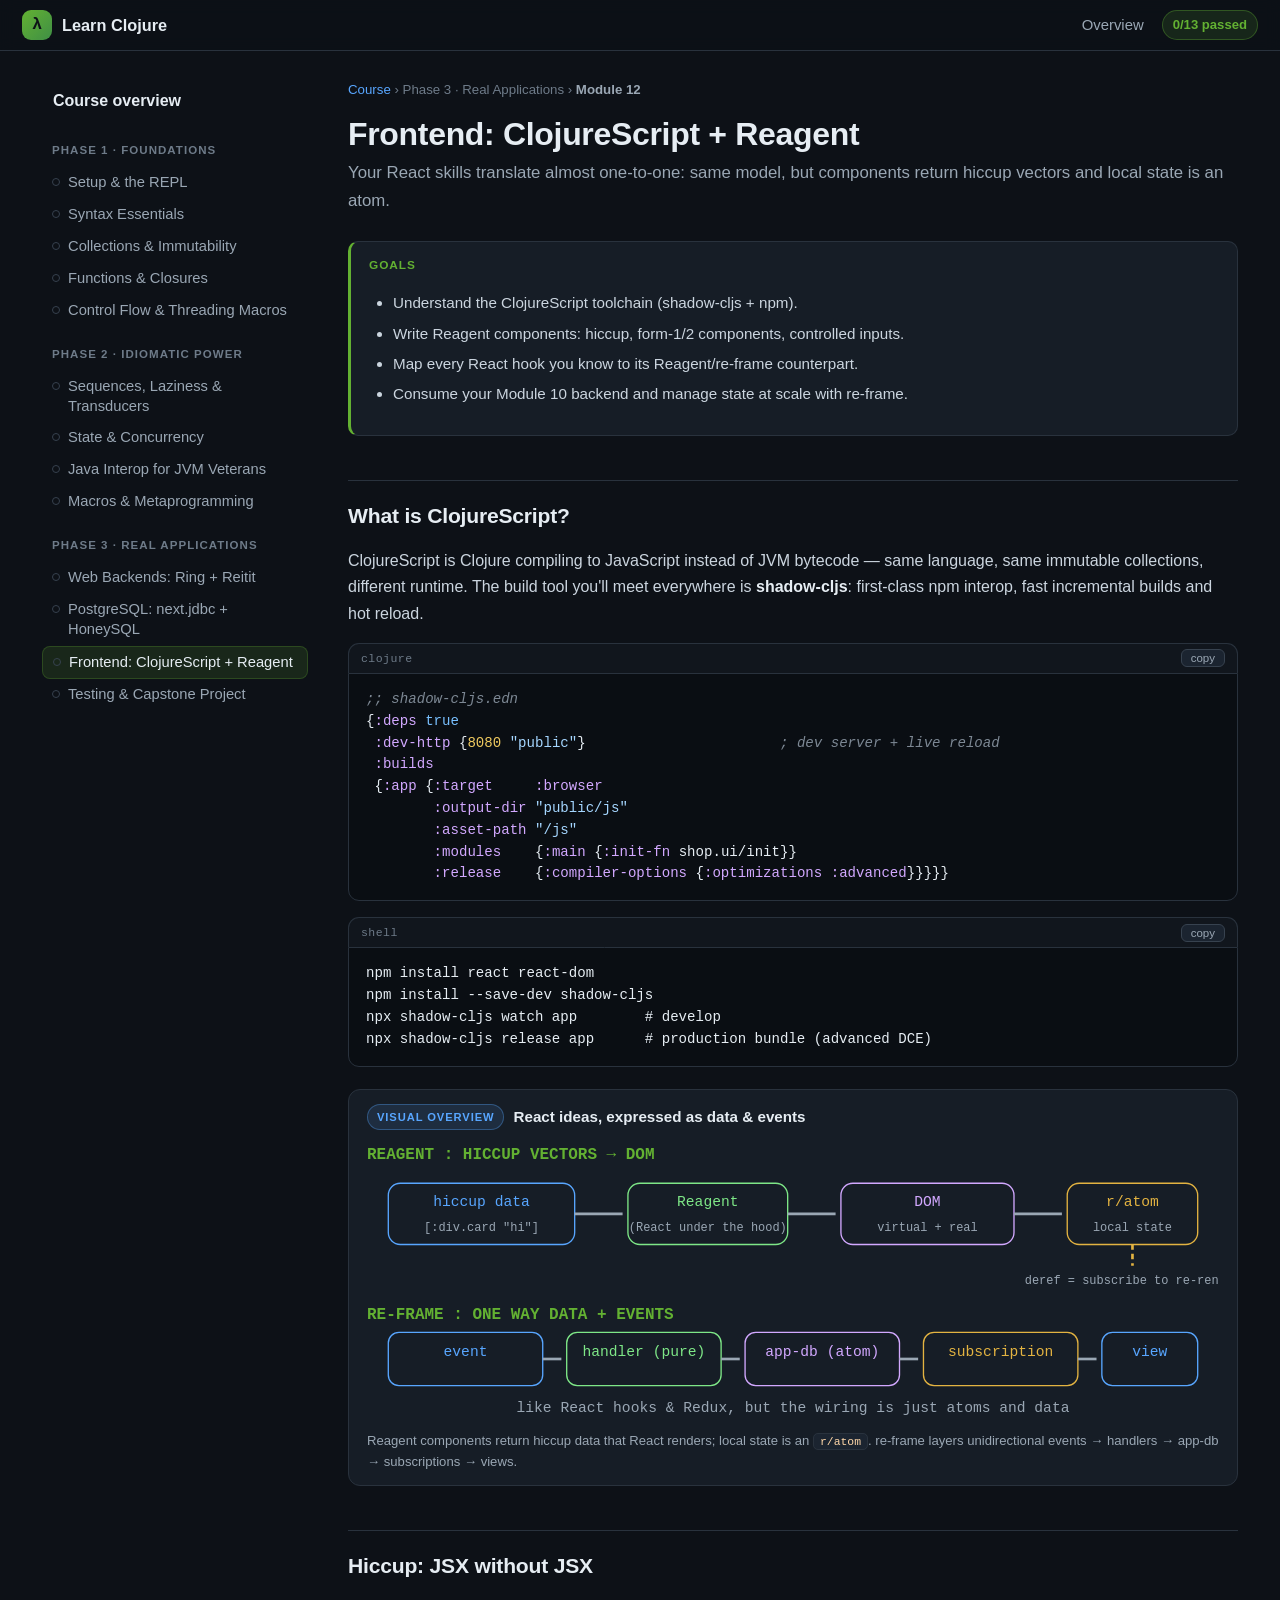
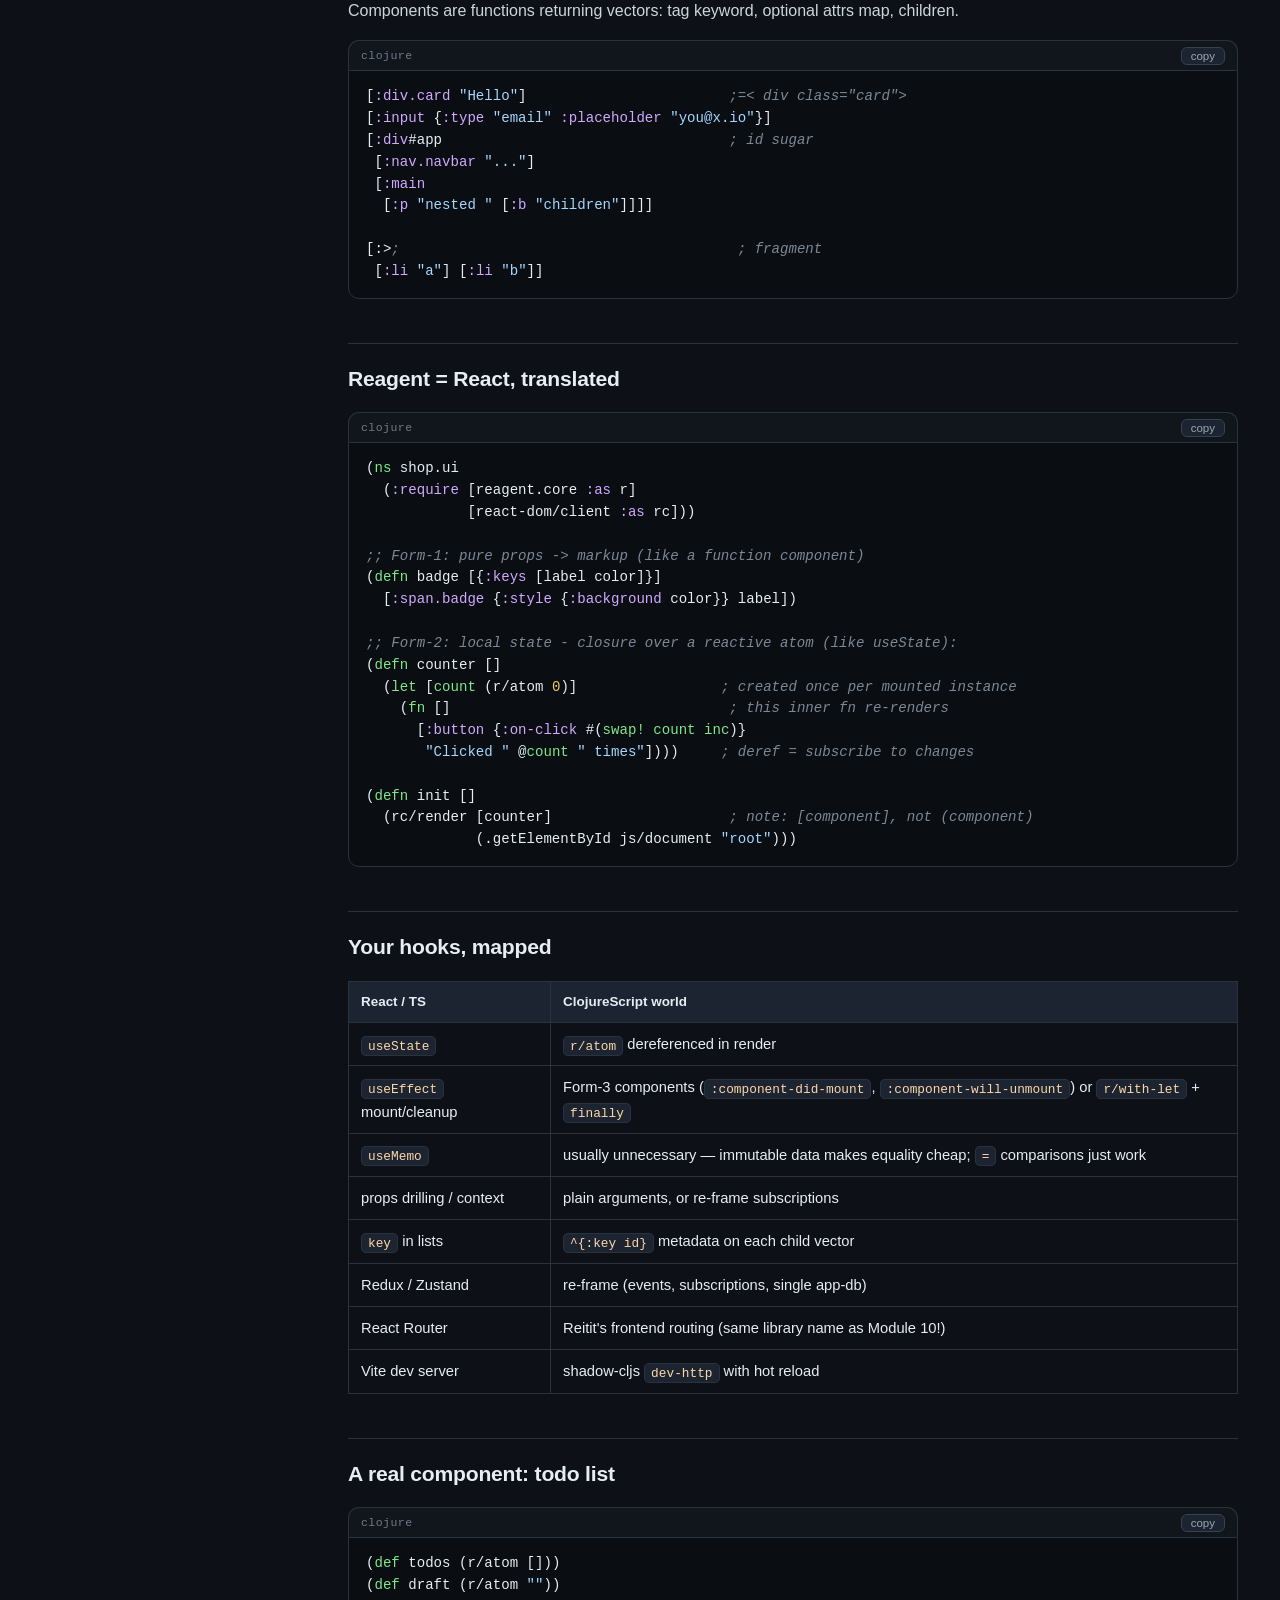
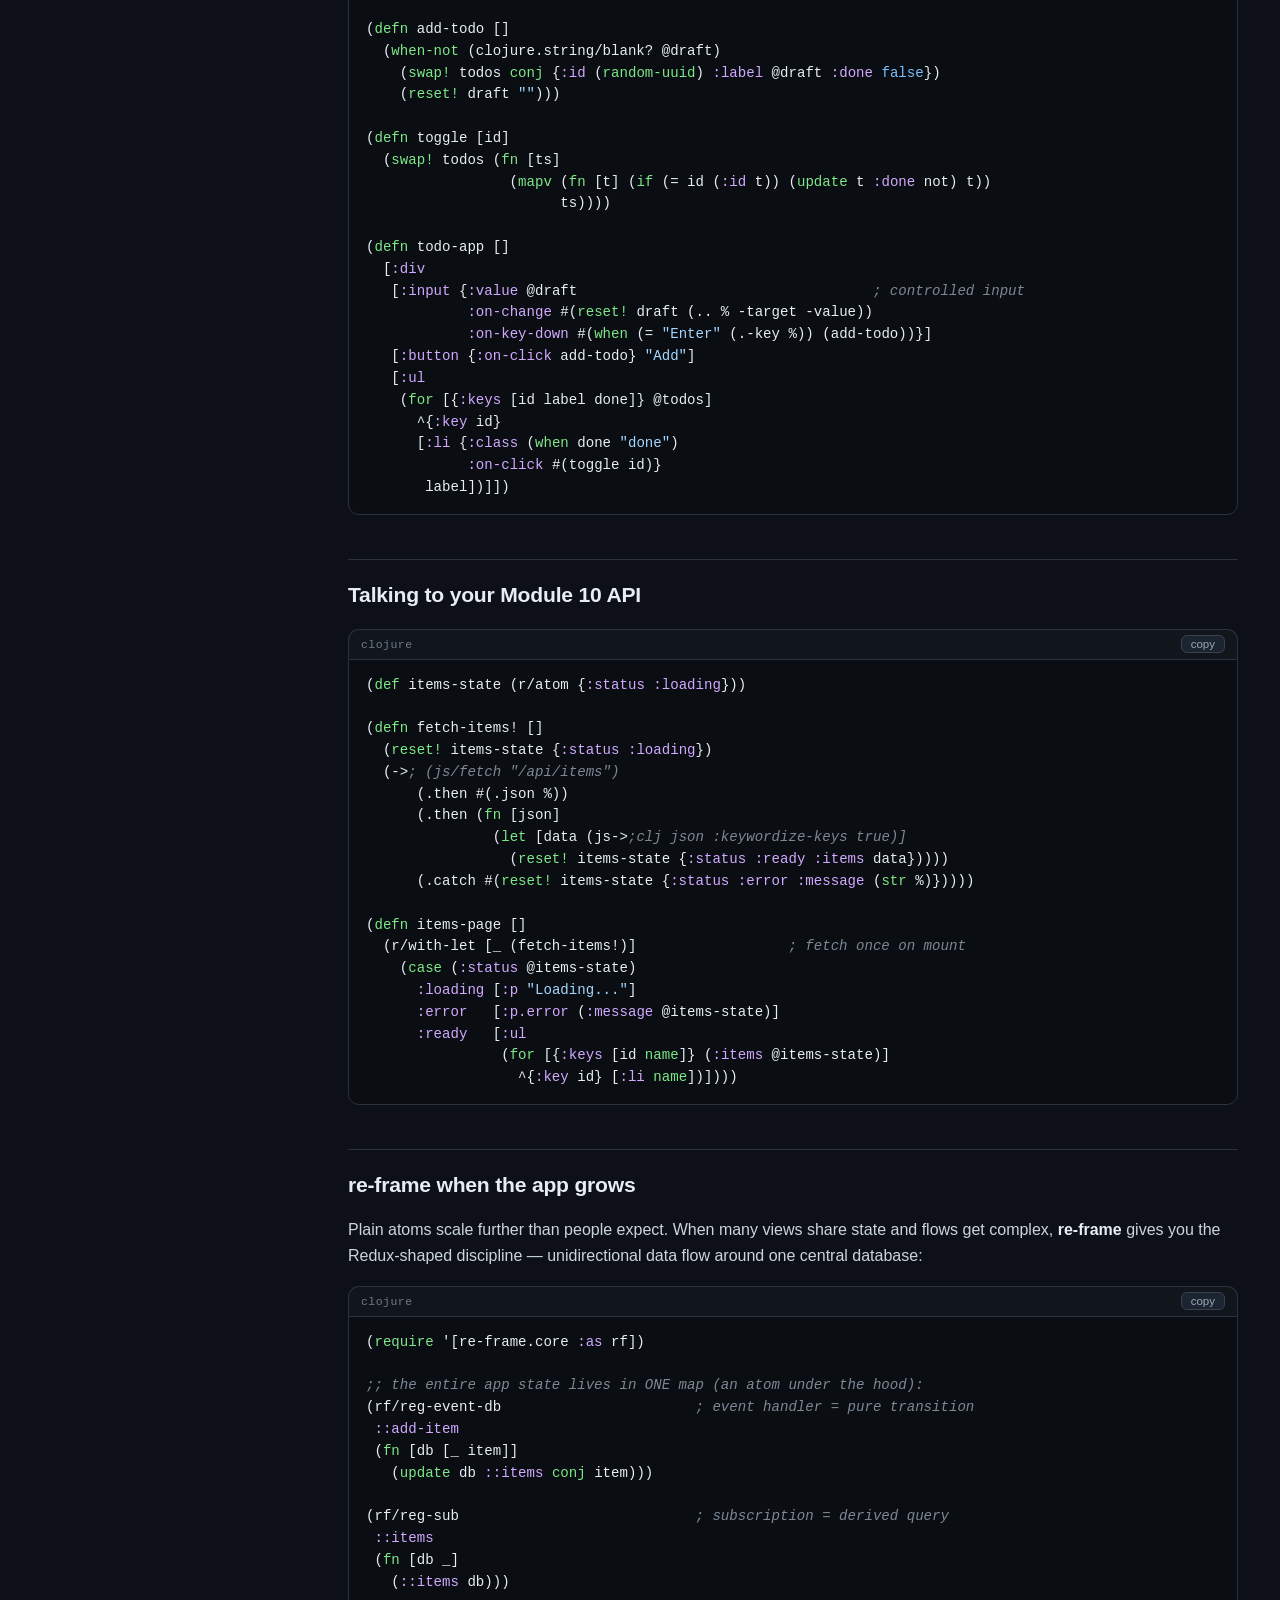
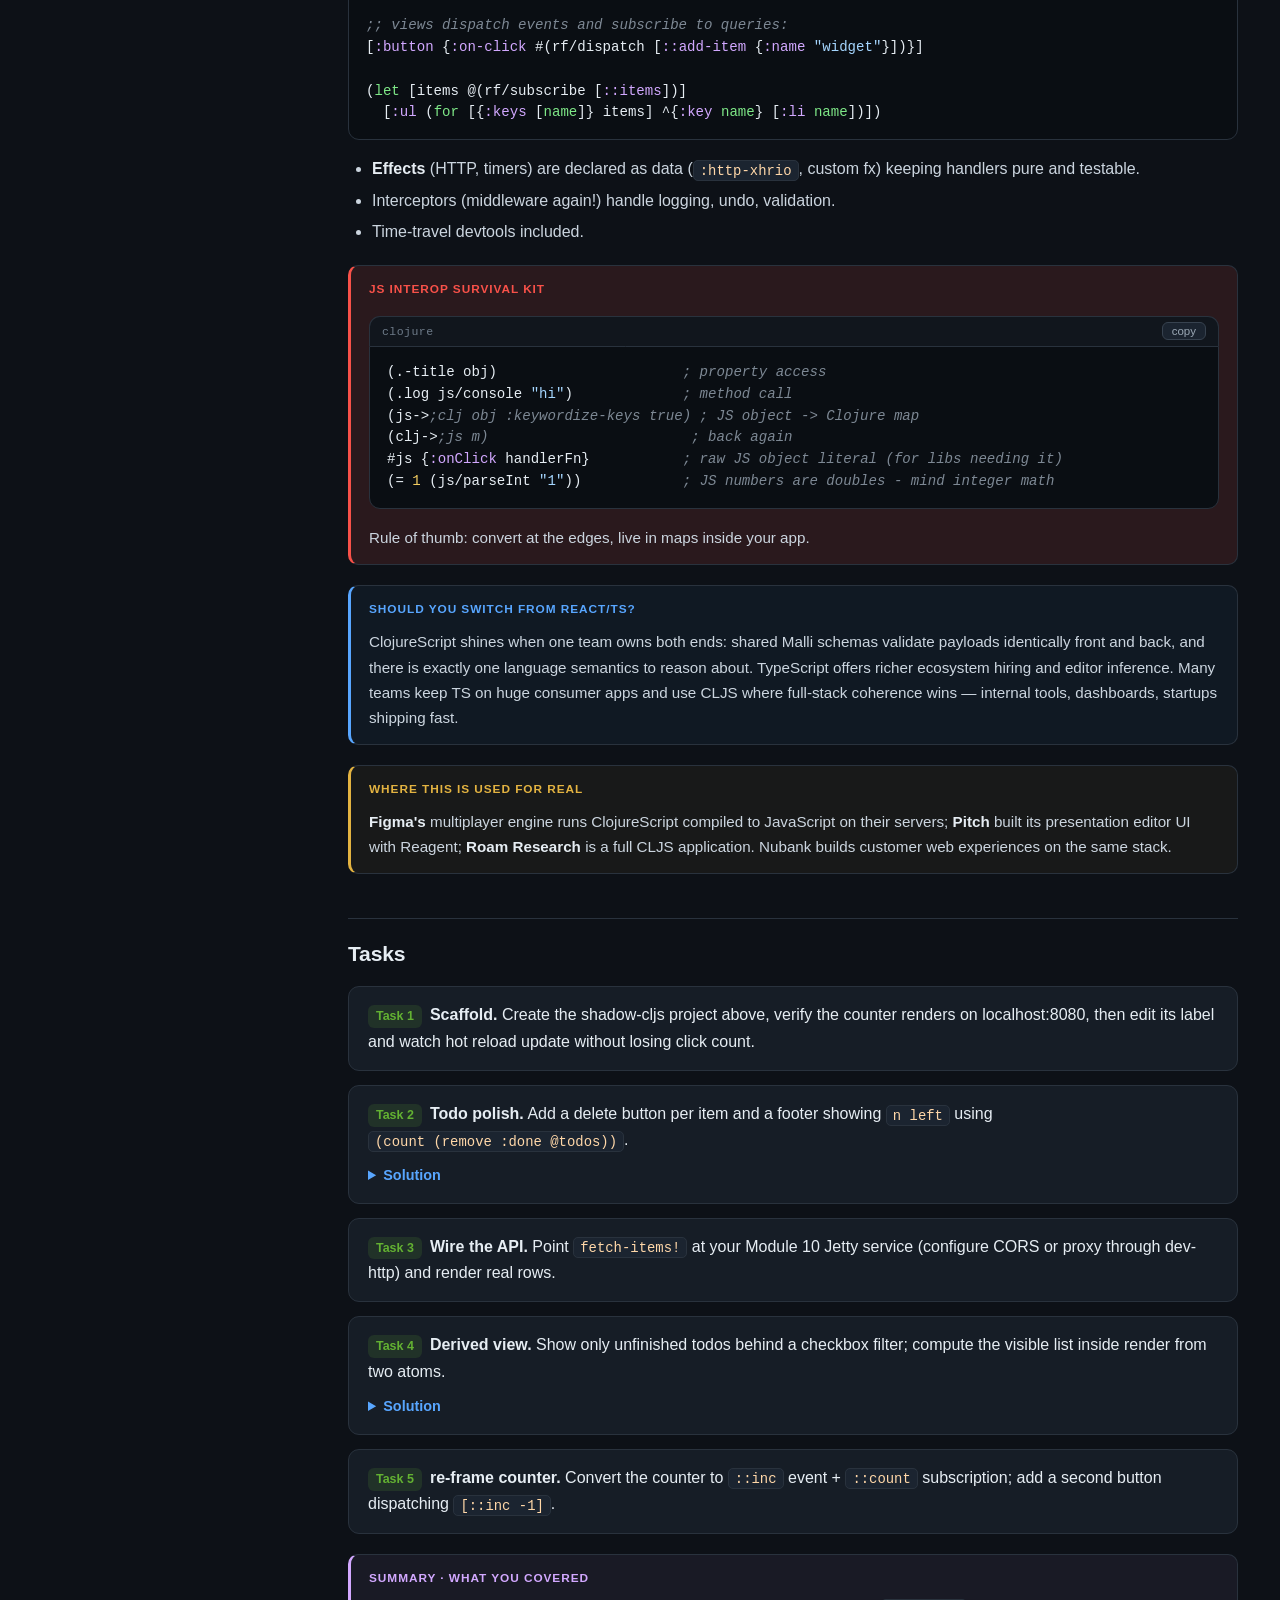
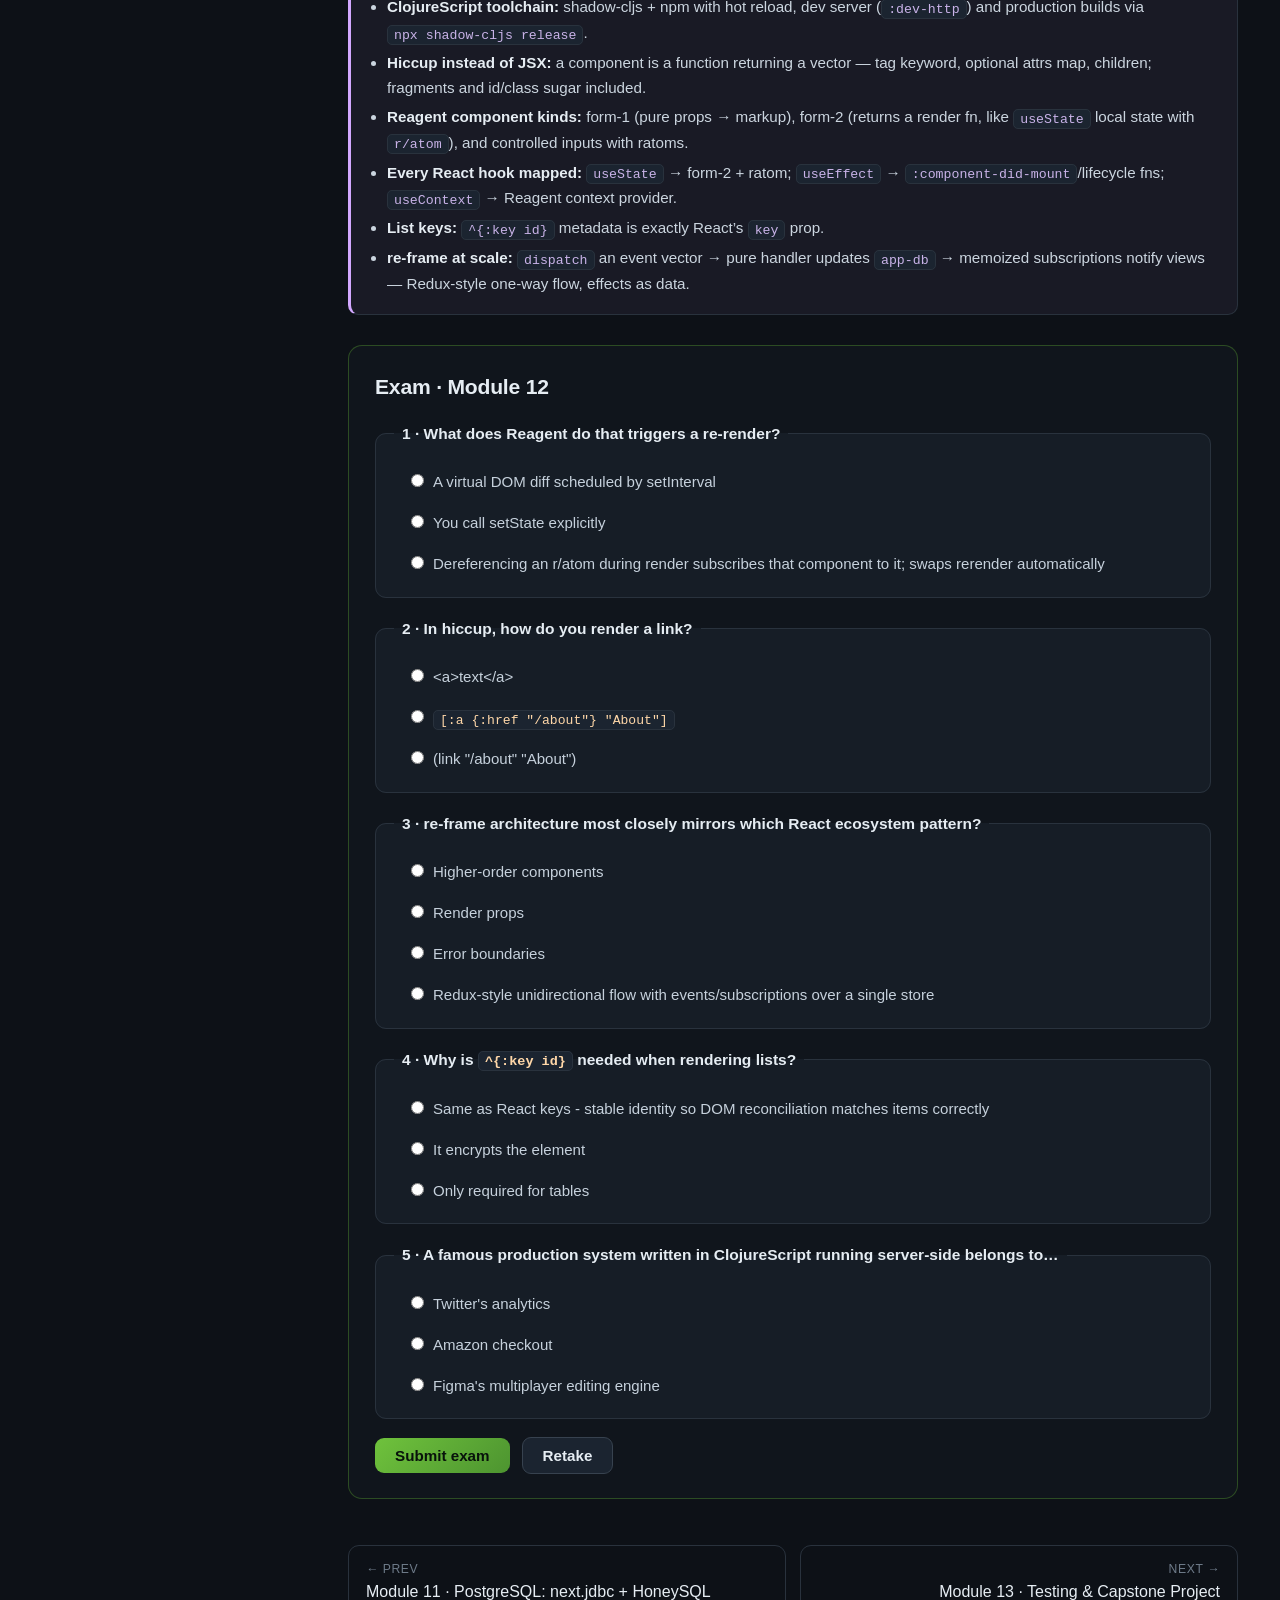
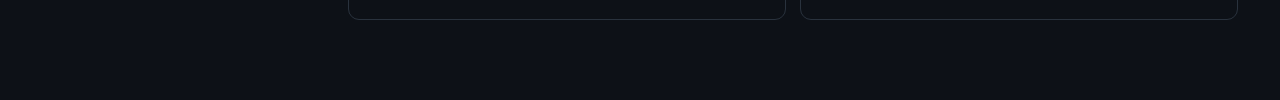
<file: m12-frontend-cljs-reagent.html>
<!DOCTYPE html>
<html lang="en">
<head>
<meta charset="UTF-8">
<meta name="viewport" content="width=device-width, initial-scale=1.0">
<title>Module 12 · Frontend: ClojureScript + Reagent — Learn Clojure</title>
<link rel="icon" href="data:image/svg+xml,%3Csvg xmlns='http://www.w3.org/2000/svg' viewBox='0 0 32 32'%3E%3Ccircle cx='16' cy='16' r='14' fill='%2363b132'/%3E%3Ctext x='16' y='22' font-size='17' text-anchor='middle' fill='%230d1117' font-family='monospace'%3E%CE%BB%3C/text%3E%3C/svg%3E">
<link rel="stylesheet" href="styles.css">
</head>
<body data-module="m12">

<header class="topbar">
  <a class="brand" href="index.html"><span class="lambda">&lambda;</span> Learn Clojure</a>
  <button id="menuBtn" type="button">Menu</button>
  <nav class="topnav">
    <a href="index.html">Overview</a>
    <span class="progress-chip" id="progressChip">0/13 passed</span>
  </nav>
</header>

<div class="layout">
  <aside class="sidebar" id="sidebar"></aside>

  <main class="content">
    <nav class="crumbs"><a href="index.html">Course</a> &rsaquo; Phase 3 &middot; Real Applications &rsaquo; <b>Module 12</b></nav>
    <h1>Frontend: ClojureScript + Reagent</h1>
    <p class="subtitle">Your React skills translate almost one-to-one: same model, but components return hiccup vectors and local state is an atom.</p>

    <div class="box goals">
      <div class="box-title">Goals</div>
      <ul>
        <li>Understand the ClojureScript toolchain (shadow-cljs + npm).</li>
        <li>Write Reagent components: hiccup, form-1/2 components, controlled inputs.</li>
        <li>Map every React hook you know to its Reagent/re-frame counterpart.</li>
        <li>Consume your Module&nbsp;10 backend and manage state at scale with re-frame.</li>
      </ul>
    </div>

    <h2>What is ClojureScript?</h2>
    <p>ClojureScript is Clojure compiling to JavaScript instead of JVM bytecode &mdash; same language,
    same immutable collections, different runtime. The build tool you'll meet everywhere is
    <strong>shadow-cljs</strong>: first-class npm interop, fast incremental builds and hot reload.</p>
    <pre><code class="language-clojure">;; shadow-cljs.edn
{:deps true
 :dev-http {8080 "public"}                       ; dev server + live reload
 :builds
 {:app {:target     :browser
        :output-dir "public/js"
        :asset-path "/js"
        :modules    {:main {:init-fn shop.ui/init}}
        :release    {:compiler-options {:optimizations :advanced}}}}}</code></pre>
    <pre><code class="language-bash">npm install react react-dom
npm install --save-dev shadow-cljs
npx shadow-cljs watch app        # develop
npx shadow-cljs release app      # production bundle (advanced DCE)</code></pre>

    <figure class="figure">
      <div class="fig-head"><span class="fig-chip">Visual overview</span><span class="fig-title">React ideas, expressed as data & events</span></div>
      <svg viewBox="0 0 640 216" role="img" aria-label="Reagent and re-frame flow">
        <text x="0" y="16" fill="#63b132" font-family="monospace" font-size="12" font-weight="700">REAGENT : HICCUP VECTORS &rarr; DOM</text>
        <rect x="16" y="34" width="140" height="46" rx="9" fill="#161d26" stroke="#58a6ff"/>
        <text x="86" y="51" text-anchor="middle" fill="#58a6ff" font-family="monospace" font-size="11">hiccup data</text>
        <text x="86" y="70" text-anchor="middle" fill="#9aa7b4" font-family="monospace" font-size="9">[:div.card &quot;hi&quot;]</text>
        <rect x="196" y="34" width="120" height="46" rx="9" fill="#161d26" stroke="#7ee787"/>
        <text x="256" y="51" text-anchor="middle" fill="#7ee787" font-family="monospace" font-size="11">Reagent</text>
        <text x="256" y="70" text-anchor="middle" fill="#9aa7b4" font-family="monospace" font-size="9">(React under the hood)</text>
        <rect x="356" y="34" width="130" height="46" rx="9" fill="#161d26" stroke="#d2a8ff"/>
        <text x="421" y="51" text-anchor="middle" fill="#d2a8ff" font-family="monospace" font-size="11">DOM</text>
        <text x="421" y="70" text-anchor="middle" fill="#9aa7b4" font-family="monospace" font-size="9">virtual + real</text>
        <rect x="526" y="34" width="98" height="46" rx="9" fill="#161d26" stroke="#e3b341"/>
        <text x="575" y="51" text-anchor="middle" fill="#e3b341" font-family="monospace" font-size="11">r/atom</text>
        <text x="575" y="70" text-anchor="middle" fill="#9aa7b4" font-family="monospace" font-size="9">local state</text>
        <line x1="156" y1="57" x2="192" y2="57" stroke="#9aa7b4" stroke-width="2"/>
        <line x1="316" y1="57" x2="352" y2="57" stroke="#9aa7b4" stroke-width="2"/>
        <line x1="486" y1="57" x2="522" y2="57" stroke="#9aa7b4" stroke-width="2"/>
        <line x1="575" y1="80" x2="575" y2="96" stroke="#e3b341" stroke-width="2" stroke-dasharray="4 3"/>
        <text x="575" y="110" text-anchor="middle" fill="#9aa7b4" font-family="monospace" font-size="9">deref = subscribe to re-render</text>
        <text x="0" y="136" fill="#63b132" font-family="monospace" font-size="12" font-weight="700">RE-FRAME : ONE WAY DATA + EVENTS</text>
        <rect x="16" y="146" width="116" height="40" rx="8" fill="#161d26" stroke="#58a6ff"/>
        <text x="74" y="164" text-anchor="middle" fill="#58a6ff" font-family="monospace" font-size="11">event</text>
        <rect x="150" y="146" width="116" height="40" rx="8" fill="#161d26" stroke="#7ee787"/>
        <text x="208" y="164" text-anchor="middle" fill="#7ee787" font-family="monospace" font-size="11">handler (pure)</text>
        <rect x="284" y="146" width="116" height="40" rx="8" fill="#161d26" stroke="#d2a8ff"/>
        <text x="342" y="164" text-anchor="middle" fill="#d2a8ff" font-family="monospace" font-size="11">app-db (atom)</text>
        <rect x="418" y="146" width="116" height="40" rx="8" fill="#161d26" stroke="#e3b341"/>
        <text x="476" y="164" text-anchor="middle" fill="#e3b341" font-family="monospace" font-size="11">subscription</text>
        <rect x="552" y="146" width="72" height="40" rx="8" fill="#161d26" stroke="#58a6ff"/>
        <text x="588" y="164" text-anchor="middle" fill="#58a6ff" font-family="monospace" font-size="11">view</text>
        <line x1="132" y1="166" x2="146" y2="166" stroke="#9aa7b4" stroke-width="2"/>
        <line x1="266" y1="166" x2="280" y2="166" stroke="#9aa7b4" stroke-width="2"/>
        <line x1="400" y1="166" x2="414" y2="166" stroke="#9aa7b4" stroke-width="2"/>
        <line x1="534" y1="166" x2="548" y2="166" stroke="#9aa7b4" stroke-width="2"/>
        <text x="320" y="206" text-anchor="middle" fill="#9aa7b4" font-family="monospace" font-size="11">like React hooks &amp; Redux, but the wiring is just atoms and data</text>
      </svg>
      <figcaption>Reagent components return hiccup data that React renders; local state is an <code>r/atom</code>. re-frame layers unidirectional events &rarr; handlers &rarr; app-db &rarr; subscriptions &rarr; views.</figcaption>
    </figure>

    <h2>Hiccup: JSX without JSX</h2>
    <p>Components are functions returning vectors: tag keyword, optional attrs map, children.</p>
    <pre><code class="language-clojure">[:div.card "Hello"]                        ;=&lt; div class="card"&gt;
[:input {:type "email" :placeholder "you@x.io"}]
[:div#app                                  ; id sugar
 [:nav.navbar "..."]
 [:main
  [:p "nested " [:b "children"]]]]

[:&gt;                                        ; fragment
 [:li "a"] [:li "b"]]</code></pre>

    <h2>Reagent = React, translated</h2>
    <pre><code class="language-clojure">(ns shop.ui
  (:require [reagent.core :as r]
            [react-dom/client :as rc]))

;; Form-1: pure props -&gt; markup (like a function component)
(defn badge [{:keys [label color]}]
  [:span.badge {:style {:background color}} label])

;; Form-2: local state - closure over a reactive atom (like useState):
(defn counter []
  (let [count (r/atom 0)]                 ; created once per mounted instance
    (fn []                                 ; this inner fn re-renders
      [:button {:on-click #(swap! count inc)}
       "Clicked " @count " times"])))     ; deref = subscribe to changes

(defn init []
  (rc/render [counter]                     ; note: [component], not (component)
             (.getElementById js/document "root")))</code></pre>

    <h2>Your hooks, mapped</h2>
    <table>
      <tr><th>React / TS</th><th>ClojureScript world</th></tr>
      <tr><td><code>useState</code></td><td><code>r/atom</code> dereferenced in render</td></tr>
      <tr><td><code>useEffect</code> mount/cleanup</td><td>Form-3 components (<code>:component-did-mount</code>, <code>:component-will-unmount</code>) or <code>r/with-let</code> + <code>finally</code></td></tr>
      <tr><td><code>useMemo</code></td><td>usually unnecessary &mdash; immutable data makes equality cheap; <code>=</code> comparisons just work</td></tr>
      <tr><td>props drilling / context</td><td>plain arguments, or re-frame subscriptions</td></tr>
      <tr><td><code>key</code> in lists</td><td><code>^{:key id}</code> metadata on each child vector</td></tr>
      <tr><td>Redux / Zustand</td><td>re-frame (events, subscriptions, single app-db)</td></tr>
      <tr><td>React Router</td><td>Reitit's frontend routing (same library name as Module 10!)</td></tr>
      <tr><td>Vite dev server</td><td>shadow-cljs <code>dev-http</code> with hot reload</td></tr>
    </table>

    <h2>A real component: todo list</h2>
    <pre><code class="language-clojure">(def todos (r/atom []))
(def draft (r/atom ""))

(defn add-todo []
  (when-not (clojure.string/blank? @draft)
    (swap! todos conj {:id (random-uuid) :label @draft :done false})
    (reset! draft "")))

(defn toggle [id]
  (swap! todos (fn [ts]
                 (mapv (fn [t] (if (= id (:id t)) (update t :done not) t))
                       ts))))

(defn todo-app []
  [:div
   [:input {:value @draft                                   ; controlled input
            :on-change #(reset! draft (.. % -target -value))
            :on-key-down #(when (= "Enter" (.-key %)) (add-todo))}]
   [:button {:on-click add-todo} "Add"]
   [:ul
    (for [{:keys [id label done]} @todos]
      ^{:key id}
      [:li {:class (when done "done")
            :on-click #(toggle id)}
       label])]])</code></pre>

    <h2>Talking to your Module 10 API</h2>
    <pre><code class="language-clojure">(def items-state (r/atom {:status :loading}))

(defn fetch-items! []
  (reset! items-state {:status :loading})
  (-&gt; (js/fetch "/api/items")
      (.then #(.json %))
      (.then (fn [json]
               (let [data (js-&gt;clj json :keywordize-keys true)]
                 (reset! items-state {:status :ready :items data}))))
      (.catch #(reset! items-state {:status :error :message (str %)}))))

(defn items-page []
  (r/with-let [_ (fetch-items!)]                  ; fetch once on mount
    (case (:status @items-state)
      :loading [:p "Loading..."]
      :error   [:p.error (:message @items-state)]
      :ready   [:ul
                (for [{:keys [id name]} (:items @items-state)]
                  ^{:key id} [:li name])])))</code></pre>

    <h2>re-frame when the app grows</h2>
    <p>Plain atoms scale further than people expect. When many views share state and flows get complex,
    <strong>re-frame</strong> gives you the Redux-shaped discipline &mdash; unidirectional data flow around one
    central database:</p>
    <pre><code class="language-clojure">(require '[re-frame.core :as rf])

;; the entire app state lives in ONE map (an atom under the hood):
(rf/reg-event-db                       ; event handler = pure transition
 ::add-item
 (fn [db [_ item]]
   (update db ::items conj item)))

(rf/reg-sub                            ; subscription = derived query
 ::items
 (fn [db _]
   (::items db)))

;; views dispatch events and subscribe to queries:
[:button {:on-click #(rf/dispatch [::add-item {:name "widget"}])}]

(let [items @(rf/subscribe [::items])]
  [:ul (for [{:keys [name]} items] ^{:key name} [:li name])])</code></pre>
    <ul>
      <li><strong>Effects</strong> (HTTP, timers) are declared as data (<code>:http-xhrio</code>, custom fx) keeping handlers pure and testable.</li>
      <li>Interceptors (middleware again!) handle logging, undo, validation.</li>
      <li>Time-travel devtools included.</li>
    </ul>

    <div class="box warn">
      <div class="box-title">JS interop survival kit</div>
      <pre><code class="language-clojure">(.-title obj)                      ; property access
(.log js/console "hi")             ; method call
(js->clj obj :keywordize-keys true) ; JS object -&gt; Clojure map
(clj-&gt;js m)                        ; back again
#js {:onClick handlerFn}           ; raw JS object literal (for libs needing it)
(= 1 (js/parseInt "1"))            ; JS numbers are doubles - mind integer math</code></pre>
      <p>Rule of thumb: convert at the edges, live in maps inside your app.</p>
    </div>

    <div class="box analogy">
      <div class="box-title">Should you switch from React/TS?</div>
      <p>ClojureScript shines when one team owns both ends: shared Malli schemas validate payloads identically
      front and back, and there is exactly one language semantics to reason about. TypeScript offers richer
      ecosystem hiring and editor inference. Many teams keep TS on huge consumer apps and use CLJS where
      full-stack coherence wins &mdash; internal tools, dashboards, startups shipping fast.</p>
    </div>

    <div class="box usecase">
      <div class="box-title">Where this is used for real</div>
      <p><strong>Figma's</strong> multiplayer engine runs ClojureScript compiled to JavaScript on their servers;
      <strong>Pitch</strong> built its presentation editor UI with Reagent; <strong>Roam Research</strong> is a
      full CLJS application. Nubank builds customer web experiences on the same stack.</p>
    </div>

    <h2>Tasks</h2>
    <div class="task">
      <span class="tnum">Task 1</span><strong>Scaffold.</strong> Create the shadow-cljs project above, verify
      the counter renders on localhost:8080, then edit its label and watch hot reload update without losing click count.
    </div>
    <div class="task">
      <span class="tnum">Task 2</span><strong>Todo polish.</strong> Add a delete button per item and a footer
      showing <code>n left</code> using <code>(count (remove :done @todos))</code>.
      <details class="solution"><summary>Solution</summary>
        <pre><code class="language-clojure">(defn remove-todo [id]
  (swap! todos (fn [ts] (filterv #(not= id (:id %)) ts))))

[:footer (count (remove :done @todos)) " left"]</code></pre>
      </details>
    </div>
    <div class="task">
      <span class="tnum">Task 3</span><strong>Wire the API.</strong> Point <code>fetch-items!</code> at your
      Module 10 Jetty service (configure CORS or proxy through dev-http) and render real rows.
    </div>
    <div class="task">
      <span class="tnum">Task 4</span><strong>Derived view.</strong> Show only unfinished todos behind a
      checkbox filter; compute the visible list inside render from two atoms.
      <details class="solution"><summary>Solution</summary>
        <pre><code class="language-clojure">(def show-done (r/atom false))

(let [visible (if @show-done @todos (remove :done @todos))]
  [:div
   [:label [:input {:type "checkbox"
                    :checked @show-done
                    :on-change #(swap! show-done not)}] " show done"]
   [:ul (for [{:keys [id label]} visible] ^{:key id} [:li label])]])</code></pre>
      </details>
    </div>
    <div class="task">
      <span class="tnum">Task 5</span><strong>re-frame counter.</strong> Convert the counter to
      <code>::inc</code> event + <code>::count</code> subscription; add a second button dispatching
      <code>[::inc -1]</code>.
    </div>

    <div class="box recap">
      <div class="box-title">Summary &middot; what you covered</div>
      <ul>
        <li><strong>ClojureScript toolchain:</strong> shadow-cljs + npm with hot reload, dev server (<code>:dev-http</code>) and production builds via <code>npx shadow-cljs release</code>.</li>
        <li><strong>Hiccup instead of JSX:</strong> a component is a function returning a vector &mdash; tag keyword, optional attrs map, children; fragments and id/class sugar included.</li>
        <li><strong>Reagent component kinds:</strong> form-1 (pure props &rarr; markup), form-2 (returns a render fn, like <code>useState</code> local state with <code>r/atom</code>), and controlled inputs with ratoms.</li>
        <li><strong>Every React hook mapped:</strong> <code>useState</code> &rarr; form-2 + ratom; <code>useEffect</code> &rarr; <code>:component-did-mount</code>/lifecycle fns; <code>useContext</code> &rarr; Reagent context provider.</li>
        <li><strong>List keys:</strong> <code>^{:key id}</code> metadata is exactly React&rsquo;s <code>key</code> prop.</li>
        <li><strong>re-frame at scale:</strong> <code>dispatch</code> an event vector &rarr; pure handler updates <code>app-db</code> &rarr; memoized subscriptions notify views &mdash; Redux-style one-way flow, effects as data.</li>
      </ul>
    </div>

    <section class="exam">
      <h2>Exam &middot; Module 12</h2>
      <form class="quiz" data-quiz="m12">
        <fieldset class="q" data-answer="c">
          <legend>1 &middot; What does Reagent do that triggers a re-render?</legend>
          <label><input type="radio" name="m12q1" value="a"><span>A virtual DOM diff scheduled by setInterval</span></label>
          <label><input type="radio" name="m12q1" value="b"><span>You call setState explicitly</span></label>
          <label><input type="radio" name="m12q1" value="c"><span>Dereferencing an r/atom during render subscribes that component to it; swaps rerender automatically</span></label>
          <div class="explain" hidden>Deref tracking replaces useState/useSelector wiring: @atom in render = dependency declaration.</div>
        </fieldset>
        <fieldset class="q" data-answer="b">
          <legend>2 &middot; In hiccup, how do you render a link?</legend>
          <label><input type="radio" name="m12q2" value="a"><span>&lt;a&gt;text&lt;/a&gt;</span></label>
          <label><input type="radio" name="m12q2" value="b"><span><code>[:a {:href "/about"} "About"]</code></span></label>
          <label><input type="radio" name="m12q2" value="c"><span>(link "/about" "About")</span></label>
          <div class="explain" hidden>Vectors all the way down: tag keyword, attributes map, children.</div>
        </fieldset>
        <fieldset class="q" data-answer="d">
          <legend>3 &middot; re-frame architecture most closely mirrors which React ecosystem pattern?</legend>
          <label><input type="radio" name="m12q3" value="a"><span>Higher-order components</span></label>
          <label><input type="radio" name="m12q3" value="b"><span>Render props</span></label>
          <label><input type="radio" name="m12q3" value="c"><span>Error boundaries</span></label>
          <label><input type="radio" name="m12q3" value="d"><span>Redux-style unidirectional flow with events/subscriptions over a single store</span></label>
          <div class="explain" hidden>dispatch [event] -&gt; pure handler updates app-db -&gt; memoized subs notify views. Effects are data, interceptors are middleware.</div>
        </fieldset>
        <fieldset class="q" data-answer="a">
          <legend>4 &middot; Why is <code>^{:key id}</code> needed when rendering lists?</legend>
          <label><input type="radio" name="m12q4" value="a"><span>Same as React keys - stable identity so DOM reconciliation matches items correctly</span></label>
          <label><input type="radio" name="m12q4" value="b"><span>It encrypts the element</span></label>
          <label><input type="radio" name="m12q4" value="c"><span>Only required for tables</span></label>
          <div class="explain" hidden>Identical concept to React's key prop, expressed as metadata on the hiccup vector.</div>
        </fieldset>
        <fieldset class="q" data-answer="c">
          <legend>5 &middot; A famous production system written in ClojureScript running server-side belongs to&hellip;</legend>
          <label><input type="radio" name="m12q5" value="a"><span>Twitter's analytics</span></label>
          <label><input type="radio" name="m12q5" value="b"><span>Amazon checkout</span></label>
          <label><input type="radio" name="m12q5" value="c"><span>Figma's multiplayer editing engine</span></label>
          <div class="explain" hidden>Figma compiles its OT/multiplayer logic (ClojureScript) to JS and runs it on Node servers - one language across client and server logic.</div>
        </fieldset>
        <div class="quiz-actions">
          <button type="submit" class="btn">Submit exam</button>
          <button type="button" class="btn secondary retake" hidden>Retake</button>
        </div>
        <div class="result" hidden></div>
      </form>
    </section>

    <nav class="pager">
      <a href="m11-postgres-nextjdbc-honeysql.html"><span class="dir">&larr; PREV</span>Module 11 &middot; PostgreSQL: next.jdbc + HoneySQL</a>
      <a class="next" href="m13-testing-capstone.html"><span class="dir">NEXT &rarr;</span>Module 13 &middot; Testing &amp; Capstone Project</a>
    </nav>
  </main>
</div>

<script src="app.js"></script>
</body>
</html>
</file>
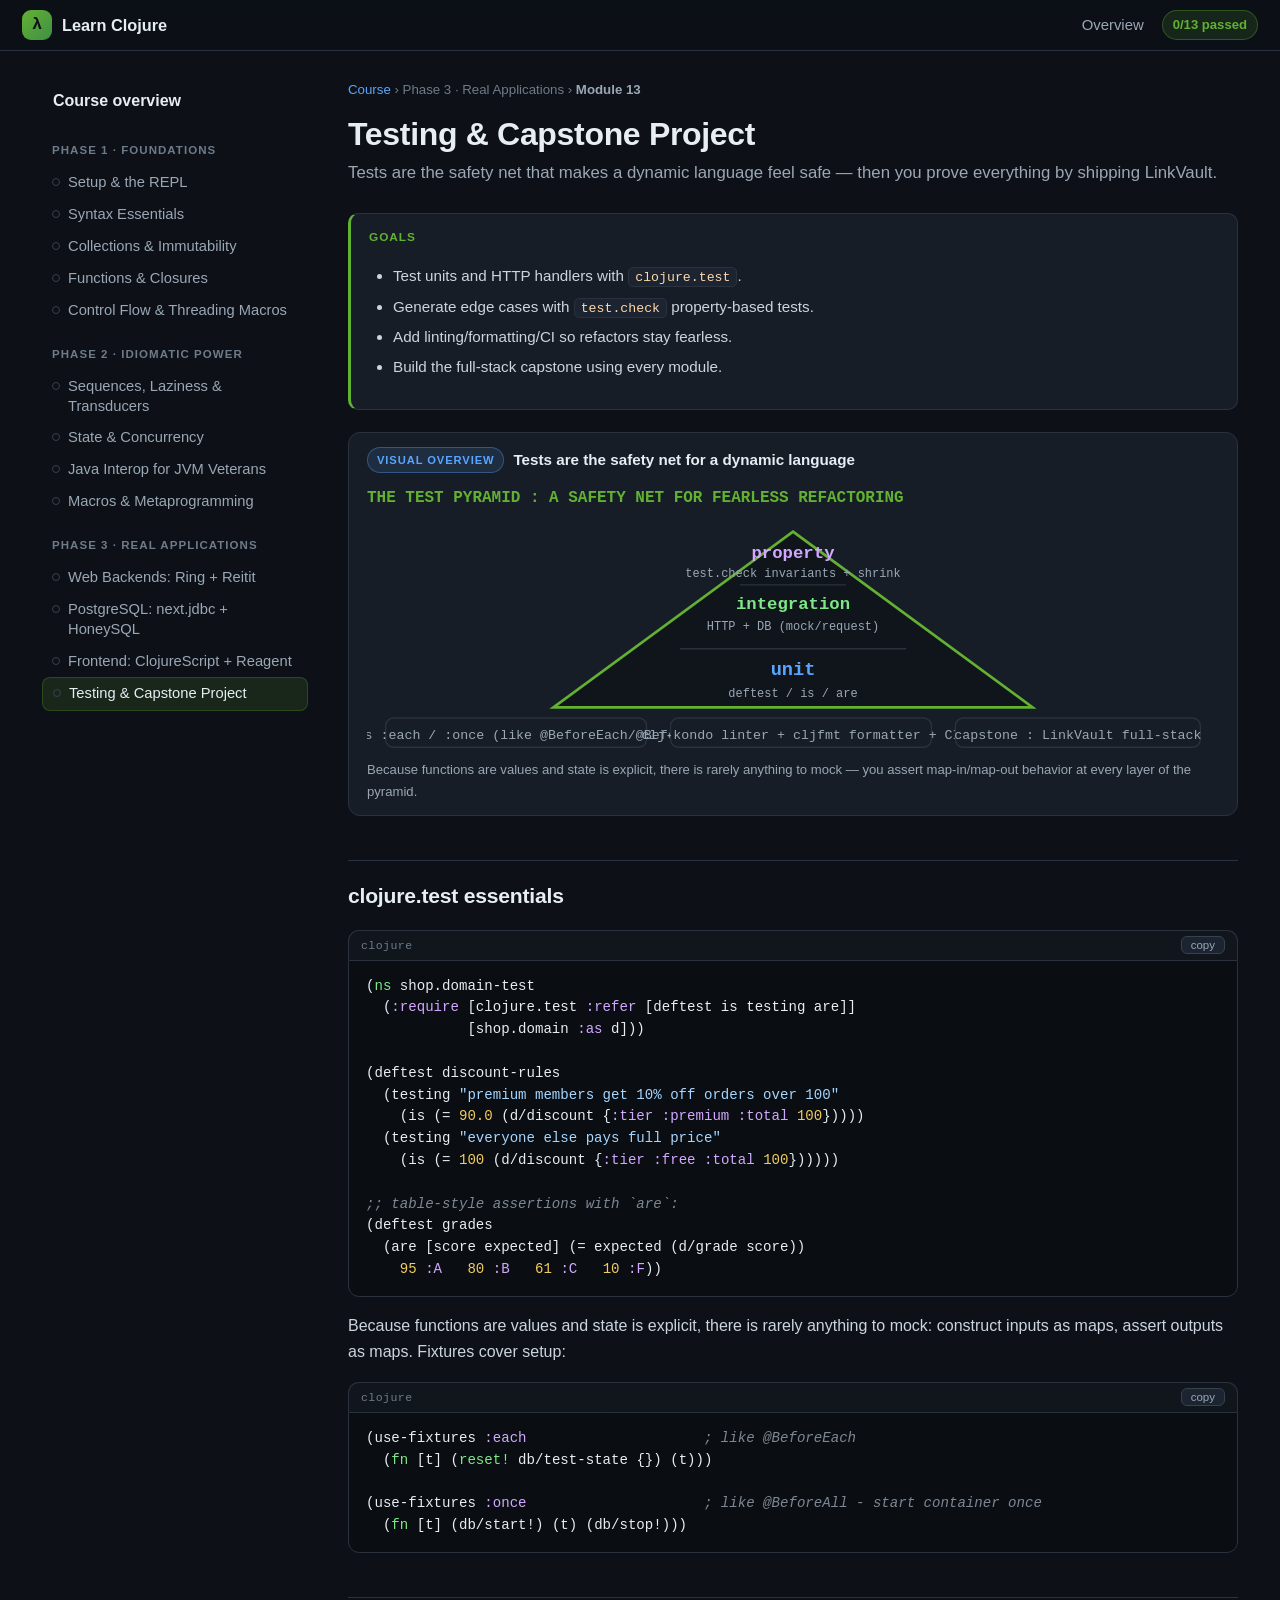
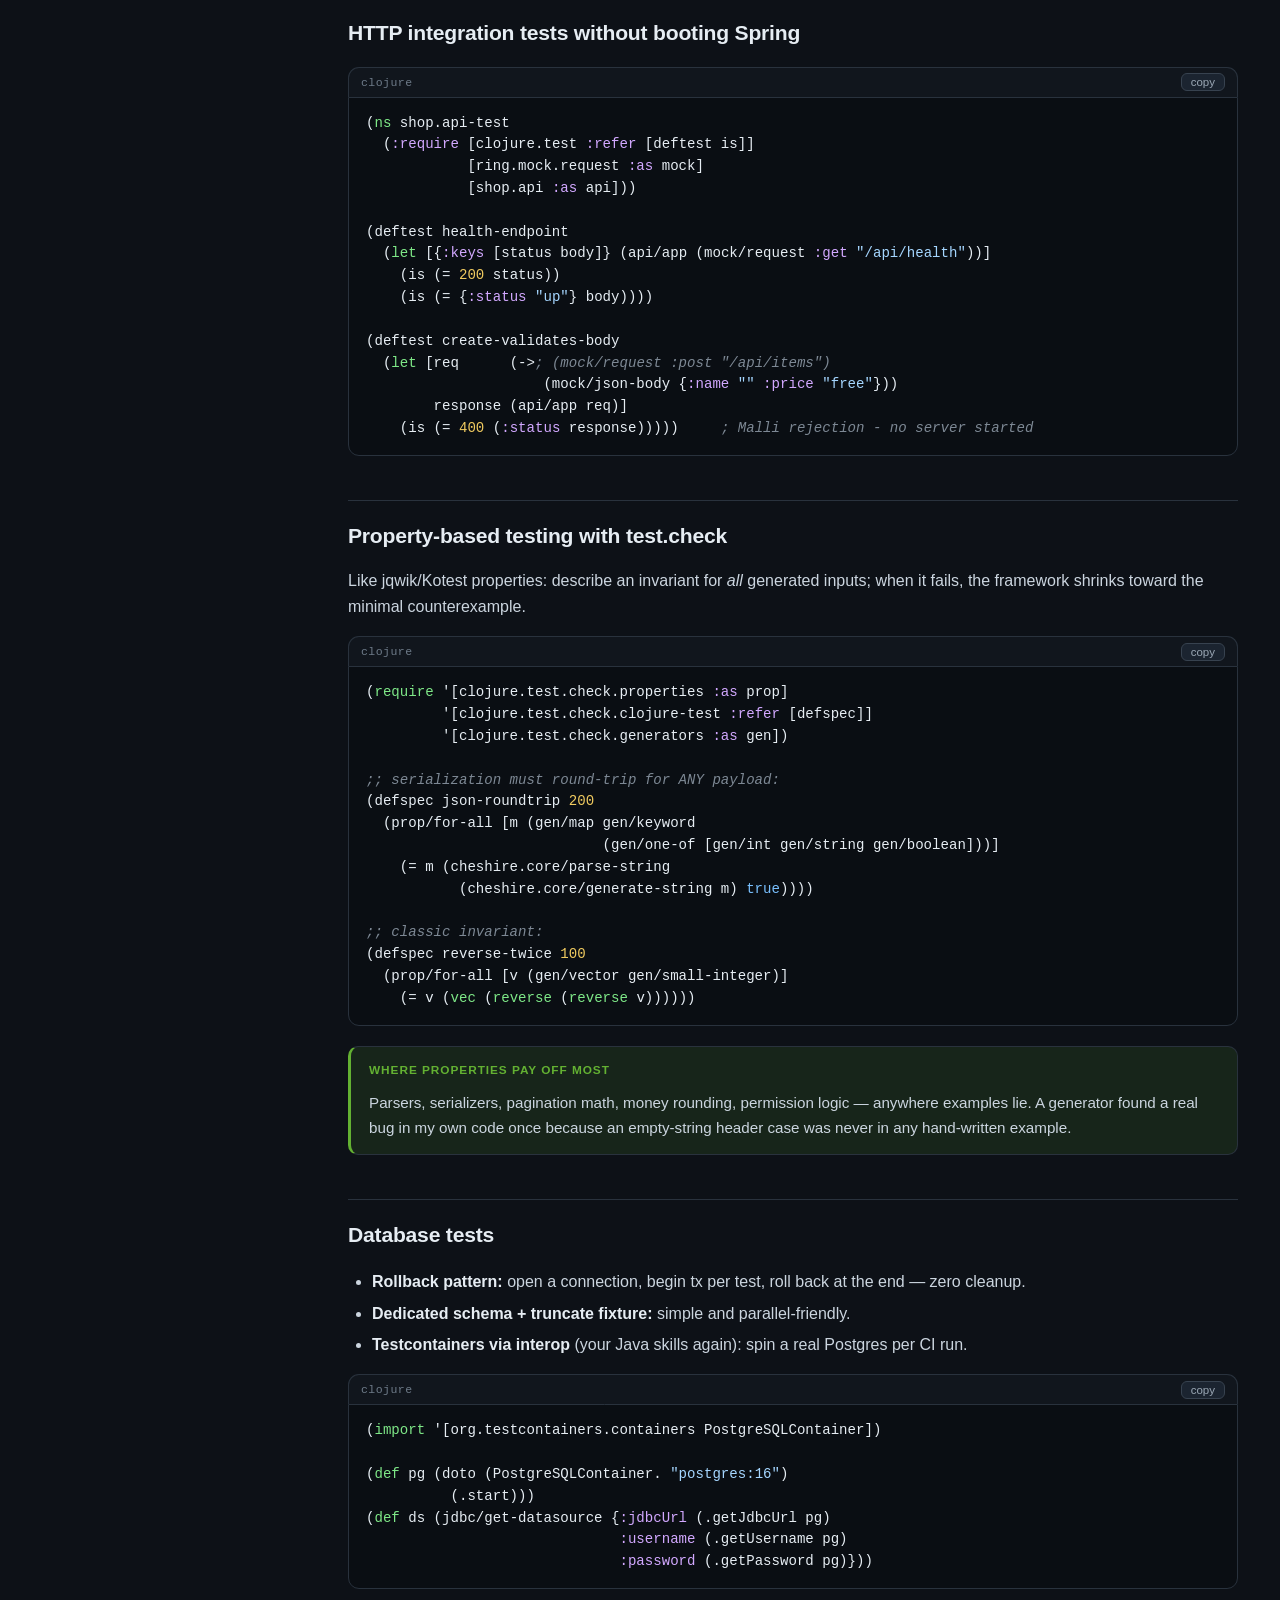
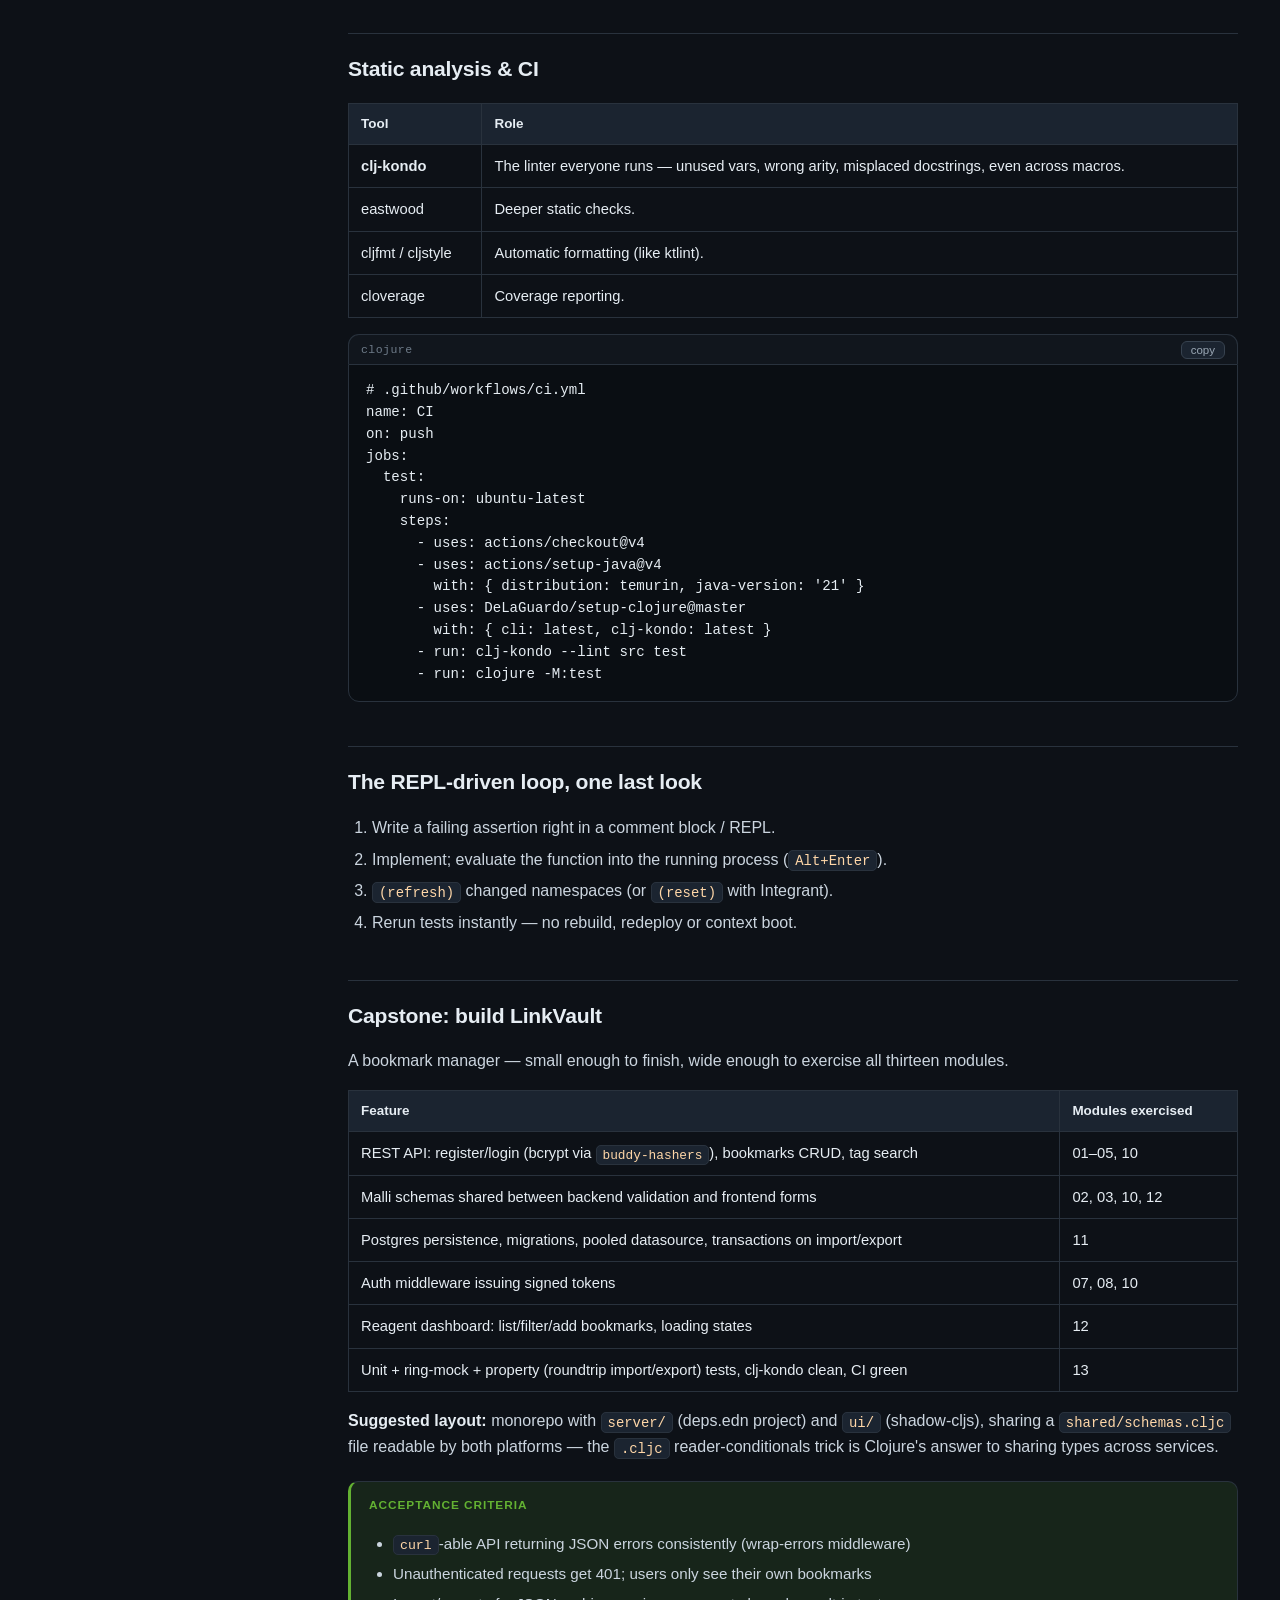
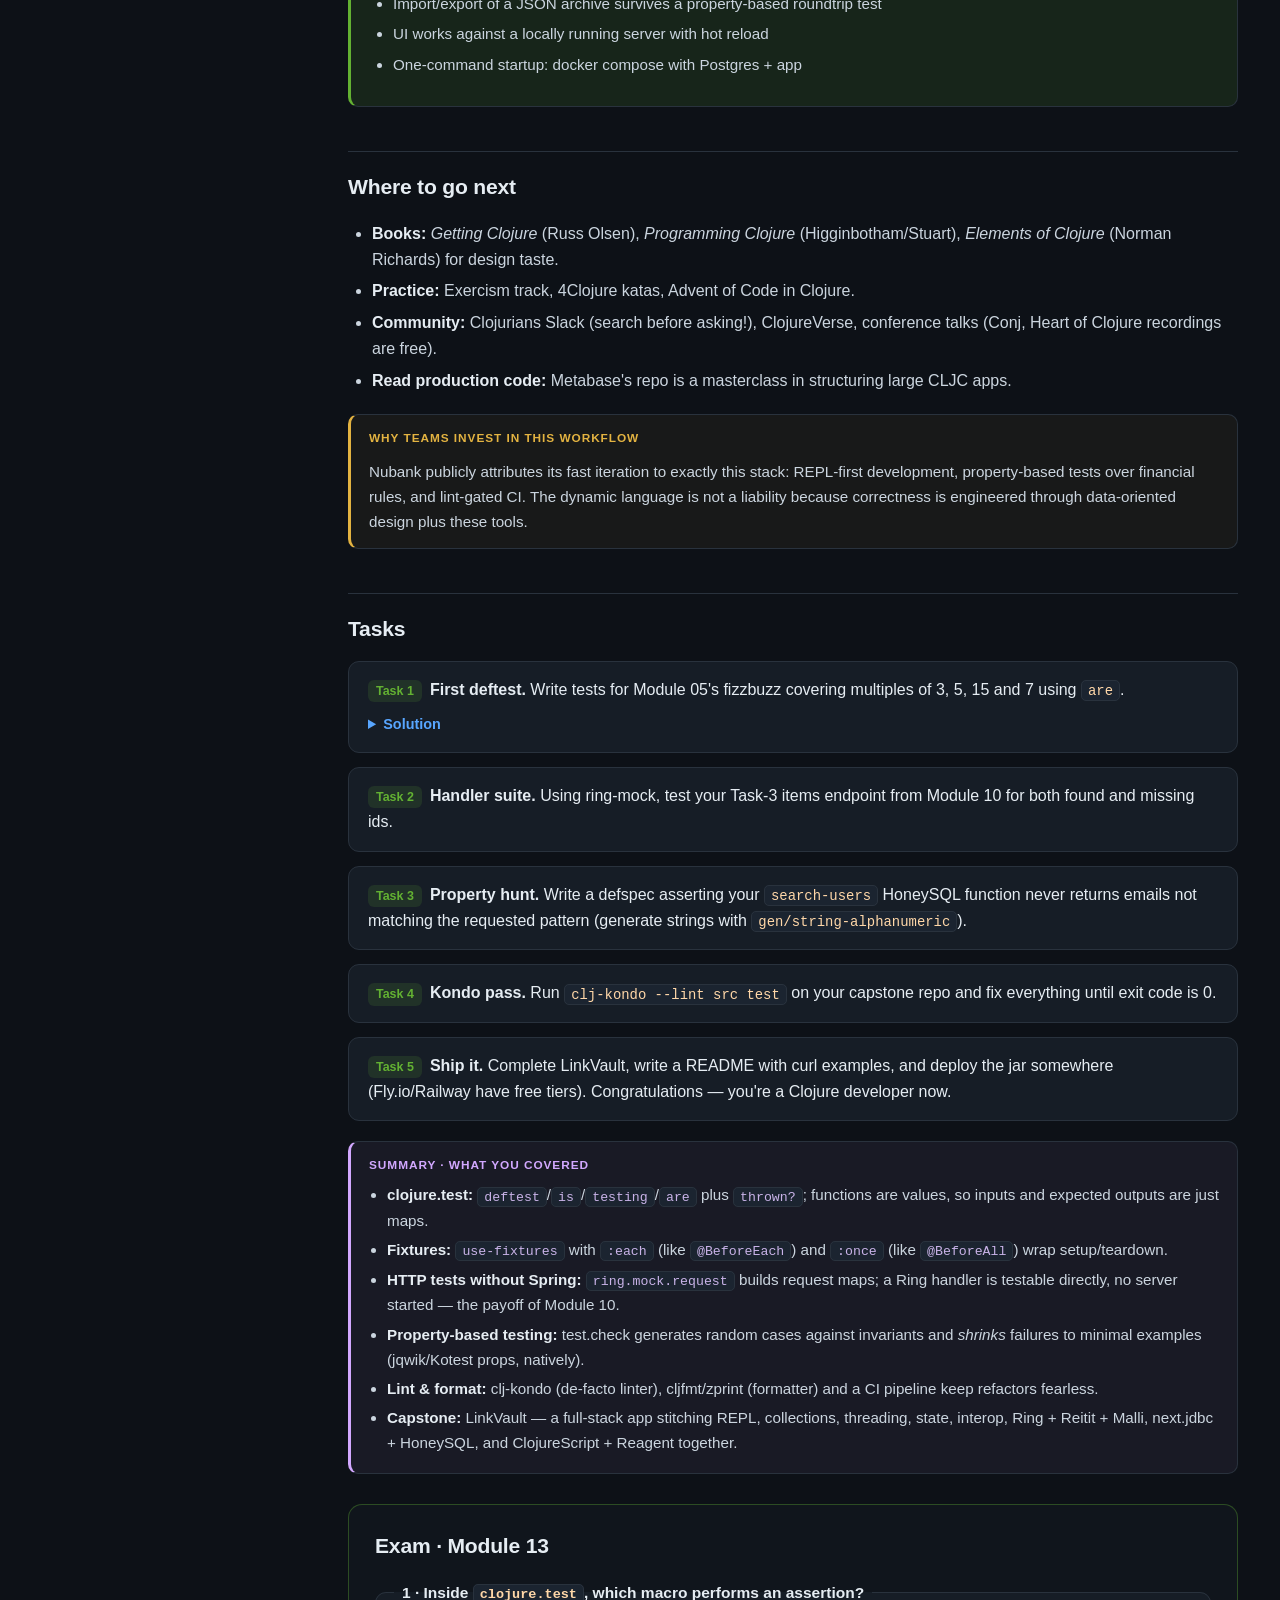
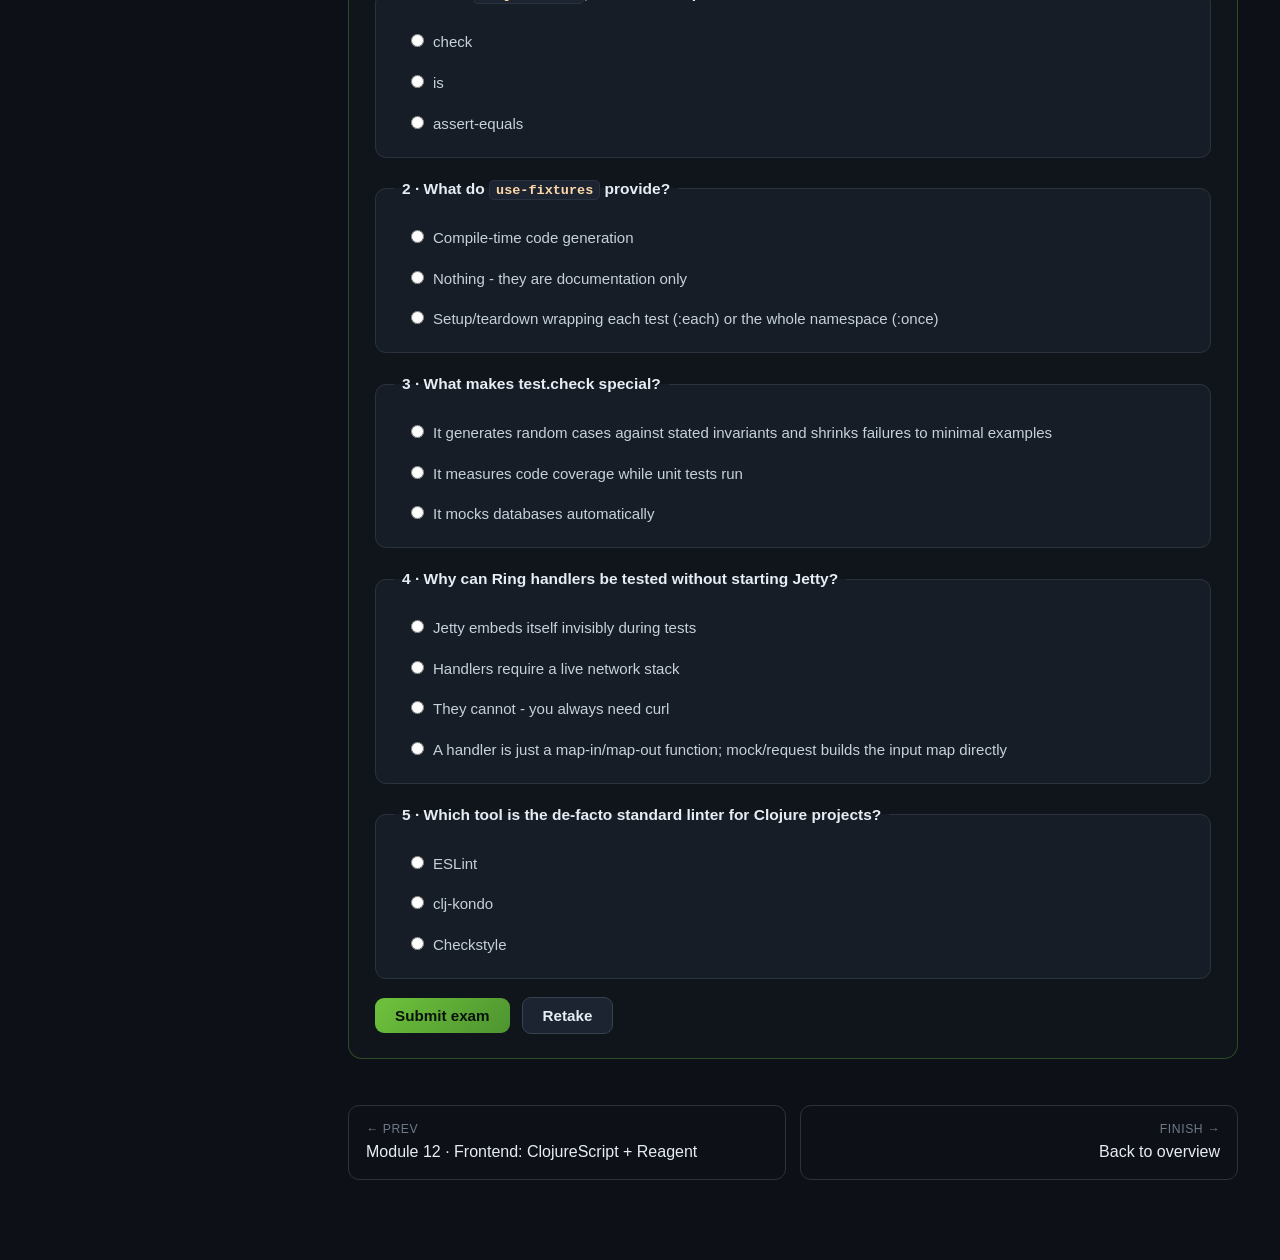
<file: m13-testing-capstone.html>
<!DOCTYPE html>
<html lang="en">
<head>
<meta charset="UTF-8">
<meta name="viewport" content="width=device-width, initial-scale=1.0">
<title>Module 13 · Testing &amp; Capstone Project — Learn Clojure</title>
<link rel="icon" href="data:image/svg+xml,%3Csvg xmlns='http://www.w3.org/2000/svg' viewBox='0 0 32 32'%3E%3Ccircle cx='16' cy='16' r='14' fill='%2363b132'/%3E%3Ctext x='16' y='22' font-size='17' text-anchor='middle' fill='%230d1117' font-family='monospace'%3E%CE%BB%3C/text%3E%3C/svg%3E">
<link rel="stylesheet" href="styles.css">
</head>
<body data-module="m13">

<header class="topbar">
  <a class="brand" href="index.html"><span class="lambda">&lambda;</span> Learn Clojure</a>
  <button id="menuBtn" type="button">Menu</button>
  <nav class="topnav">
    <a href="index.html">Overview</a>
    <span class="progress-chip" id="progressChip">0/13 passed</span>
  </nav>
</header>

<div class="layout">
  <aside class="sidebar" id="sidebar"></aside>

  <main class="content">
    <nav class="crumbs"><a href="index.html">Course</a> &rsaquo; Phase 3 &middot; Real Applications &rsaquo; <b>Module 13</b></nav>
    <h1>Testing &amp; Capstone Project</h1>
    <p class="subtitle">Tests are the safety net that makes a dynamic language feel safe &mdash; then you prove everything by shipping LinkVault.</p>

    <div class="box goals">
      <div class="box-title">Goals</div>
      <ul>
        <li>Test units and HTTP handlers with <code>clojure.test</code>.</li>
        <li>Generate edge cases with <code>test.check</code> property-based tests.</li>
        <li>Add linting/formatting/CI so refactors stay fearless.</li>
        <li>Build the full-stack capstone using every module.</li>
      </ul>
    </div>

    <figure class="figure">
      <div class="fig-head"><span class="fig-chip">Visual overview</span><span class="fig-title">Tests are the safety net for a dynamic language</span></div>
      <svg viewBox="0 0 640 206" role="img" aria-label="Testing pyramid in Clojure">
        <text x="0" y="16" fill="#63b132" font-family="monospace" font-size="12" font-weight="700">THE TEST PYRAMID : A SAFETY NET FOR FEARLESS REFACTORING</text>
        <polygon points="320,38 500,170 140,170" fill="#10151c" stroke="#63b132" stroke-width="2"/>
        <line x1="235" y1="126" x2="405" y2="126" stroke="#29323d" stroke-width="1"/>
        <line x1="280" y1="78" x2="360" y2="78" stroke="#29323d" stroke-width="1"/>
        <text x="320" y="96" text-anchor="middle" fill="#7ee787" font-family="monospace" font-size="13" font-weight="700">integration</text>
        <text x="320" y="112" text-anchor="middle" fill="#9aa7b4" font-family="monospace" font-size="9">HTTP + DB (mock/request)</text>
        <text x="320" y="146" text-anchor="middle" fill="#58a6ff" font-family="monospace" font-size="14" font-weight="700">unit</text>
        <text x="320" y="162" text-anchor="middle" fill="#9aa7b4" font-family="monospace" font-size="9">deftest / is / are</text>
        <text x="320" y="58" text-anchor="middle" fill="#d2a8ff" font-family="monospace" font-size="13" font-weight="700">property</text>
        <text x="320" y="72" text-anchor="middle" fill="#9aa7b4" font-family="monospace" font-size="9">test.check invariants + shrink</text>
        <rect x="14" y="178" width="196" height="22" rx="6" fill="#161d26" stroke="#29323d"/>
        <text x="112" y="194" text-anchor="middle" fill="#9aa7b4" font-family="monospace" font-size="10">fixtures :each / :once (like @BeforeEach/@BeforeAll)</text>
        <rect x="228" y="178" width="196" height="22" rx="6" fill="#161d26" stroke="#29323d"/>
        <text x="326" y="194" text-anchor="middle" fill="#9aa7b4" font-family="monospace" font-size="10">clj-kondo linter + cljfmt formatter + CI</text>
        <rect x="442" y="178" width="184" height="22" rx="6" fill="#161d26" stroke="#29323d"/>
        <text x="534" y="194" text-anchor="middle" fill="#9aa7b4" font-family="monospace" font-size="10">capstone : LinkVault full-stack</text>
      </svg>
      <figcaption>Because functions are values and state is explicit, there is rarely anything to mock &mdash; you assert map-in/map-out behavior at every layer of the pyramid.</figcaption>
    </figure>

    <h2>clojure.test essentials</h2>
    <pre><code class="language-clojure">(ns shop.domain-test
  (:require [clojure.test :refer [deftest is testing are]]
            [shop.domain :as d]))

(deftest discount-rules
  (testing "premium members get 10% off orders over 100"
    (is (= 90.0 (d/discount {:tier :premium :total 100}))))
  (testing "everyone else pays full price"
    (is (= 100 (d/discount {:tier :free :total 100})))))

;; table-style assertions with `are`:
(deftest grades
  (are [score expected] (= expected (d/grade score))
    95 :A   80 :B   61 :C   10 :F))</code></pre>
    <p>Because functions are values and state is explicit, there is rarely anything to mock:
    construct inputs as maps, assert outputs as maps. Fixtures cover setup:</p>
    <pre><code class="language-clojure">(use-fixtures :each                     ; like @BeforeEach
  (fn [t] (reset! db/test-state {}) (t)))

(use-fixtures :once                     ; like @BeforeAll - start container once
  (fn [t] (db/start!) (t) (db/stop!)))</code></pre>

    <h2>HTTP integration tests without booting Spring</h2>
    <pre><code class="language-clojure">(ns shop.api-test
  (:require [clojure.test :refer [deftest is]]
            [ring.mock.request :as mock]
            [shop.api :as api]))

(deftest health-endpoint
  (let [{:keys [status body]} (api/app (mock/request :get "/api/health"))]
    (is (= 200 status))
    (is (= {:status "up"} body))))

(deftest create-validates-body
  (let [req      (-> (mock/request :post "/api/items")
                     (mock/json-body {:name "" :price "free"}))
        response (api/app req)]
    (is (= 400 (:status response)))))     ; Malli rejection - no server started</code></pre>

    <h2>Property-based testing with test.check</h2>
    <p>Like jqwik/Kotest properties: describe an invariant for <em>all</em> generated inputs;
    when it fails, the framework shrinks toward the minimal counterexample.</p>
    <pre><code class="language-clojure">(require '[clojure.test.check.properties :as prop]
         '[clojure.test.check.clojure-test :refer [defspec]]
         '[clojure.test.check.generators :as gen])

;; serialization must round-trip for ANY payload:
(defspec json-roundtrip 200
  (prop/for-all [m (gen/map gen/keyword
                            (gen/one-of [gen/int gen/string gen/boolean]))]
    (= m (cheshire.core/parse-string
           (cheshire.core/generate-string m) true))))

;; classic invariant:
(defspec reverse-twice 100
  (prop/for-all [v (gen/vector gen/small-integer)]
    (= v (vec (reverse (reverse v))))))</code></pre>
    <div class="box tip">
      <div class="box-title">Where properties pay off most</div>
      <p>Parsers, serializers, pagination math, money rounding, permission logic &mdash; anywhere examples lie.
      A generator found a real bug in my own code once because an empty-string header case was never in any
      hand-written example.</p>
    </div>

    <h2>Database tests</h2>
    <ul>
      <li><strong>Rollback pattern:</strong> open a connection, begin tx per test, roll back at the end &mdash; zero cleanup.</li>
      <li><strong>Dedicated schema + truncate fixture:</strong> simple and parallel-friendly.</li>
      <li><strong>Testcontainers via interop</strong> (your Java skills again): spin a real Postgres per CI run.</li>
    </ul>
    <pre><code class="language-clojure">(import '[org.testcontainers.containers PostgreSQLContainer])

(def pg (doto (PostgreSQLContainer. "postgres:16")
          (.start)))
(def ds (jdbc/get-datasource {:jdbcUrl (.getJdbcUrl pg)
                              :username (.getUsername pg)
                              :password (.getPassword pg)}))</code></pre>

    <h2>Static analysis &amp; CI</h2>
    <table>
      <tr><th>Tool</th><th>Role</th></tr>
      <tr><td><strong>clj-kondo</strong></td><td>The linter everyone runs &mdash; unused vars, wrong arity, misplaced docstrings, even across macros.</td></tr>
      <tr><td>eastwood</td><td>Deeper static checks.</td></tr>
      <tr><td>cljfmt / cljstyle</td><td>Automatic formatting (like ktlint).</td></tr>
      <tr><td>cloverage</td><td>Coverage reporting.</td></tr>
    </table>
    <pre><code class="language-yaml"># .github/workflows/ci.yml
name: CI
on: push
jobs:
  test:
    runs-on: ubuntu-latest
    steps:
      - uses: actions/checkout@v4
      - uses: actions/setup-java@v4
        with: { distribution: temurin, java-version: '21' }
      - uses: DeLaGuardo/setup-clojure@master
        with: { cli: latest, clj-kondo: latest }
      - run: clj-kondo --lint src test
      - run: clojure -M:test</code></pre>

    <h2>The REPL-driven loop, one last look</h2>
    <ol>
      <li>Write a failing assertion right in a comment block / REPL.</li>
      <li>Implement; evaluate the function into the running process (<code>Alt+Enter</code>).</li>
      <li><code>(refresh)</code> changed namespaces (or <code>(reset)</code> with Integrant).</li>
      <li>Rerun tests instantly &mdash; no rebuild, redeploy or context boot.</li>
    </ol>

    <h2>Capstone: build LinkVault</h2>
    <p>A bookmark manager &mdash; small enough to finish, wide enough to exercise all thirteen modules.</p>
    <table>
      <tr><th>Feature</th><th>Modules exercised</th></tr>
      <tr><td>REST API: register/login (bcrypt via <code>buddy-hashers</code>), bookmarks CRUD, tag search</td><td>01&ndash;05, 10</td></tr>
      <tr><td>Malli schemas shared between backend validation and frontend forms</td><td>02, 03, 10, 12</td></tr>
      <tr><td>Postgres persistence, migrations, pooled datasource, transactions on import/export</td><td>11</td></tr>
      <tr><td>Auth middleware issuing signed tokens</td><td>07, 08, 10</td></tr>
      <tr><td>Reagent dashboard: list/filter/add bookmarks, loading states</td><td>12</td></tr>
      <tr><td>Unit + ring-mock + property (roundtrip import/export) tests, clj-kondo clean, CI green</td><td>13</td></tr>
    </table>
    <p><strong>Suggested layout:</strong> monorepo with <code>server/</code> (deps.edn project) and
    <code>ui/</code> (shadow-cljs), sharing a <code>shared/schemas.cljc</code> file readable by both platforms
    &mdash; the <code>.cljc</code> reader-conditionals trick is Clojure's answer to sharing types across services.</p>
    <div class="box tip">
      <div class="box-title">Acceptance criteria</div>
      <ul>
        <li><code>curl</code>-able API returning JSON errors consistently (wrap-errors middleware)</li>
        <li>Unauthenticated requests get 401; users only see their own bookmarks</li>
        <li>Import/export of a JSON archive survives a property-based roundtrip test</li>
        <li>UI works against a locally running server with hot reload</li>
        <li>One-command startup: docker compose with Postgres + app</li>
      </ul>
    </div>

    <h2>Where to go next</h2>
    <ul>
      <li><strong>Books:</strong> <em>Getting Clojure</em> (Russ Olsen), <em>Programming Clojure</em> (Higginbotham/Stuart), <em>Elements of Clojure</em> (Norman Richards) for design taste.</li>
      <li><strong>Practice:</strong> Exercism track, 4Clojure katas, Advent of Code in Clojure.</li>
      <li><strong>Community:</strong> Clojurians Slack (search before asking!), ClojureVerse, conference talks (Conj, Heart of Clojure recordings are free).</li>
      <li><strong>Read production code:</strong> Metabase's repo is a masterclass in structuring large CLJC apps.</li>
    </ul>

    <div class="box usecase">
      <div class="box-title">Why teams invest in this workflow</div>
      <p>Nubank publicly attributes its fast iteration to exactly this stack: REPL-first development,
      property-based tests over financial rules, and lint-gated CI. The dynamic language is not a liability
      because correctness is engineered through data-oriented design plus these tools.</p>
    </div>

    <h2>Tasks</h2>
    <div class="task">
      <span class="tnum">Task 1</span><strong>First deftest.</strong> Write tests for Module 05's fizzbuzz
      covering multiples of 3, 5, 15 and 7 using <code>are</code>.
      <details class="solution"><summary>Solution</summary>
        <pre><code class="language-clojure">(deftest fizzbuzz-spec
  (are [n expected] (= expected (fb/fizzbuzz n))
    9  :fizz
    10 :buzz
    30 :fizzbuzz
    7  7))</code></pre>
      </details>
    </div>
    <div class="task">
      <span class="tnum">Task 2</span><strong>Handler suite.</strong> Using ring-mock, test your Task-3 items
      endpoint from Module 10 for both found and missing ids.
    </div>
    <div class="task">
      <span class="tnum">Task 3</span><strong>Property hunt.</strong> Write a defspec asserting your
      <code>search-users</code> HoneySQL function never returns emails not matching the requested pattern
      (generate strings with <code>gen/string-alphanumeric</code>).
    </div>
    <div class="task">
      <span class="tnum">Task 4</span><strong>Kondo pass.</strong> Run <code>clj-kondo --lint src test</code> on
      your capstone repo and fix everything until exit code is 0.
    </div>
    <div class="task">
      <span class="tnum">Task 5</span><strong>Ship it.</strong> Complete LinkVault, write a README with curl
      examples, and deploy the jar somewhere (Fly.io/Railway have free tiers). Congratulations &mdash;
      you're a Clojure developer now.
    </div>

    <div class="box recap">
      <div class="box-title">Summary &middot; what you covered</div>
      <ul>
        <li><strong>clojure.test:</strong> <code>deftest</code>/<code>is</code>/<code>testing</code>/<code>are</code> plus <code>thrown?</code>; functions are values, so inputs and expected outputs are just maps.</li>
        <li><strong>Fixtures:</strong> <code>use-fixtures</code> with <code>:each</code> (like <code>@BeforeEach</code>) and <code>:once</code> (like <code>@BeforeAll</code>) wrap setup/teardown.</li>
        <li><strong>HTTP tests without Spring:</strong> <code>ring.mock.request</code> builds request maps; a Ring handler is testable directly, no server started &mdash; the payoff of Module 10.</li>
        <li><strong>Property-based testing:</strong> test.check generates random cases against invariants and <em>shrinks</em> failures to minimal examples (jqwik/Kotest props, natively).</li>
        <li><strong>Lint &amp; format:</strong> clj-kondo (de-facto linter), cljfmt/zprint (formatter) and a CI pipeline keep refactors fearless.</li>
        <li><strong>Capstone:</strong> LinkVault &mdash; a full-stack app stitching REPL, collections, threading, state, interop, Ring + Reitit + Malli, next.jdbc + HoneySQL, and ClojureScript + Reagent together.</li>
      </ul>
    </div>

    <section class="exam">
      <h2>Exam &middot; Module 13</h2>
      <form class="quiz" data-quiz="m13">
        <fieldset class="q" data-answer="b">
          <legend>1 &middot; Inside <code>clojure.test</code>, which macro performs an assertion?</legend>
          <label><input type="radio" name="m13q1" value="a"><span>check</span></label>
          <label><input type="radio" name="m13q1" value="b"><span>is</span></label>
          <label><input type="radio" name="m13q1" value="c"><span>assert-equals</span></label>
          <div class="explain" hidden>(is (= expected actual)) is the workhorse; (are ...) templates many similar assertions; thrown? tests exceptions.</div>
        </fieldset>
        <fieldset class="q" data-answer="c">
          <legend>2 &middot; What do <code>use-fixtures</code> provide?</legend>
          <label><input type="radio" name="m13q2" value="a"><span>Compile-time code generation</span></label>
          <label><input type="radio" name="m13q2" value="b"><span>Nothing - they are documentation only</span></label>
          <label><input type="radio" name="m13q2" value="c"><span>Setup/teardown wrapping each test (:each) or the whole namespace (:once)</span></label>
          <div class="explain" hidden>Equivalent to JUnit's @BeforeEach/@BeforeAll, expressed as functions receiving the test continuation.</div>
        </fieldset>
        <fieldset class="q" data-answer="a">
          <legend>3 &middot; What makes test.check special?</legend>
          <label><input type="radio" name="m13q3" value="a"><span>It generates random cases against stated invariants and shrinks failures to minimal examples</span></label>
          <label><input type="radio" name="m13q3" value="b"><span>It measures code coverage while unit tests run</span></label>
          <label><input type="radio" name="m13q3" value="c"><span>It mocks databases automatically</span></label>
          <div class="explain" hidden>Property-based testing with shrinking - same idea as jqwik/Kotest props, native to the ecosystem.</div>
        </fieldset>
        <fieldset class="q" data-answer="d">
          <legend>4 &middot; Why can Ring handlers be tested without starting Jetty?</legend>
          <label><input type="radio" name="m13q4" value="a"><span>Jetty embeds itself invisibly during tests</span></label>
          <label><input type="radio" name="m13q4" value="b"><span>Handlers require a live network stack</span></label>
          <label><input type="radio" name="m13q4" value="c"><span>They cannot - you always need curl</span></label>
          <label><input type="radio" name="m13q4" value="d"><span>A handler is just a map-in/map-out function; mock/request builds the input map directly</span></label>
          <div class="explain" hidden>The transport layer is optional at test time - this is the payoff of the Ring design from Module 10.</div>
        </fieldset>
        <fieldset class="q" data-answer="b">
          <legend>5 &middot; Which tool is the de-facto standard linter for Clojure projects?</legend>
          <label><input type="radio" name="m13q5" value="a"><span>ESLint</span></label>
          <label><input type="radio" name="m13q5" value="b"><span>clj-kondo</span></label>
          <label><input type="radio" name="m13q5" value="c"><span>Checkstyle</span></label>
          <div class="explain" hidden>clj-kondo reads source without executing it, catching arity errors, unused bindings and more - including inside your own macros.</div>
        </fieldset>
        <div class="quiz-actions">
          <button type="submit" class="btn">Submit exam</button>
          <button type="button" class="btn secondary retake" hidden>Retake</button>
        </div>
        <div class="result" hidden></div>
      </form>
    </section>

    <nav class="pager">
      <a href="m12-frontend-cljs-reagent.html"><span class="dir">&larr; PREV</span>Module 12 &middot; Frontend: ClojureScript + Reagent</a>
      <a class="next" href="index.html"><span class="dir">FINISH &rarr;</span>Back to overview</a>
    </nav>
  </main>
</div>

<script src="app.js"></script>
</body>
</html>
</file>
<file: styles.css>
/* ============ Learn Clojure — design system ============ */
:root {
  --bg: #0d1117;
  --bg2: #10151c;
  --panel: #161d26;
  --panel2: #1b2430;
  --border: #29323d;
  --border2: #37424f;
  --text: #e6edf3;
  --muted: #9aa7b4;
  --faint: #6e7b89;
  --accent: #63b132;
  --accent-soft: rgba(99, 177, 50, .14);
  --accent2: #58a6ff;
  --accent2-soft: rgba(88, 166, 255, .12);
  --purple: #d2a8ff;
  --gold: #e3b341;
  --red: #f85149;
  --red-soft: rgba(248, 81, 73, .12);
  --green-soft: rgba(99, 177, 50, .12);
  --code-bg: #0a0e13;
  --mono: "Cascadia Code", "JetBrains Mono", Consolas, "Courier New", monospace;
  --sans: -apple-system, BlinkMacSystemFont, "Segoe UI", Roboto, Helvetica, Arial, sans-serif;
}

* { box-sizing: border-box; }
html { scroll-behavior: smooth; }
body {
  margin: 0;
  background: var(--bg);
  color: var(--text);
  font-family: var(--sans);
  font-size: 16px;
  line-height: 1.65;
}

a { color: var(--accent2); text-decoration: none; }
a:hover { text-decoration: underline; }

::selection { background: rgba(99, 177, 50, .35); }

/* ============ Topbar ============ */
.topbar {
  position: sticky;
  top: 0;
  z-index: 100;
  display: flex;
  align-items: center;
  gap: 16px;
  padding: 10px 22px;
  background: rgba(13, 17, 23, .92);
  backdrop-filter: blur(8px);
  border-bottom: 1px solid var(--border);
}
.brand {
  display: flex;
  align-items: center;
  gap: 10px;
  font-weight: 700;
  font-size: 1.02rem;
  color: var(--text) !important;
}
.brand:hover { text-decoration: none; }
.brand .lambda {
  display: inline-flex;
  align-items: center;
  justify-content: center;
  width: 30px; height: 30px;
  border-radius: 9px;
  background: linear-gradient(135deg, #63b132, #3f8f45);
  color: #0d1117;
  font-family: var(--mono);
  font-size: 1.05rem;
  font-weight: 800;
}
.topnav { display: flex; gap: 18px; margin-left: auto; align-items: center; }
.topnav a { color: var(--muted); font-size: .93rem; font-weight: 500; }
.topnav a:hover { color: var(--text); text-decoration: none; }
.progress-chip {
  font-size: .82rem;
  font-weight: 600;
  color: var(--accent);
  background: var(--accent-soft);
  border: 1px solid rgba(99, 177, 50, .35);
  padding: 3px 10px;
  border-radius: 999px;
  white-space: nowrap;
}
#menuBtn {
  display: none;
  background: none;
  border: 1px solid var(--border2);
  color: var(--text);
  border-radius: 8px;
  padding: 5px 11px;
  font-size: .95rem;
  cursor: pointer;
}

/* ============ Layout ============ */
.layout {
  display: grid;
  grid-template-columns: 272px minmax(0, 1fr);
  gap: 34px;
  max-width: 1240px;
  margin: 0 auto;
  padding: 28px 22px 80px;
}
.sidebar {
  position: sticky;
  top: 64px;
  max-height: calc(100vh - 84px);
  overflow-y: auto;
  padding-right: 6px;
}
.content { min-width: 0; }

/* Sidebar nav */
.side-nav a.side-home {
  display: block;
  font-weight: 600;
  color: var(--text);
  padding: 8px 10px;
  border-radius: 8px;
  margin-bottom: 6px;
  border: 1px solid transparent;
}
.side-nav a.side-home:hover { background: var(--panel); text-decoration: none; }
.side-phase {
  font-size: .72rem;
  letter-spacing: .09em;
  text-transform: uppercase;
  color: var(--faint);
  font-weight: 700;
  margin: 18px 10px 7px;
}
.side-link {
  display: flex;
  align-items: baseline;
  gap: 8px;
  padding: 6px 10px;
  border-radius: 8px;
  color: var(--muted);
  font-size: .92rem;
  line-height: 1.35;
}
.side-link:hover { background: var(--panel); color: var(--text); text-decoration: none; }
.side-link.active {
  background: var(--accent-soft);
  color: var(--text);
  border: 1px solid rgba(99, 177, 50, .25);
}
.side-link .check { color: var(--accent); font-weight: 700; }
.side-link .dot {
  width: 8px; height: 8px;
  border-radius: 50%;
  border: 1.5px solid var(--border2);
  flex-shrink: 0;
  transform: translateY(-1px);
}
.side-link .score {
  margin-left: auto;
  font-size: .74rem;
  color: var(--gold);
  font-weight: 700;
}
.side-link .side-title { flex: 1; }

/* ============ Typography ============ */
.crumbs {
  font-size: .83rem;
  color: var(--faint);
  margin-bottom: 14px;
}
.crumbs b { color: var(--muted); font-weight: 600; }
h1 {
  font-size: 2rem;
  line-height: 1.2;
  margin: 0 0 6px;
  letter-spacing: -.01em;
}
.subtitle { color: var(--muted); font-size: 1.05rem; margin: 0 0 26px; }
h2 {
  font-size: 1.32rem;
  margin: 44px 0 14px;
  padding-top: 18px;
  border-top: 1px solid var(--border);
  letter-spacing: -.01em;
}
h3 { font-size: 1.06rem; margin: 26px 0 10px; }
p { margin: 10px 0; color: #cbd5df; }
ul, ol { color: #cbd5df; padding-left: 24px; }
li { margin: 5px 0; }
strong { color: var(--text); }
code {
  font-family: var(--mono);
  font-size: .87em;
  background: var(--panel2);
  border: 1px solid var(--border);
  border-radius: 5px;
  padding: 1.5px 6px;
  color: #ffd7a8;
  white-space: nowrap;
}
pre code {
  display: block;
  background: none;
  border: none;
  padding: 0;
  white-space: pre;
  color: var(--text);
  font-size: .88rem;
}

/* ============ Code blocks ============ */
.codewrap {
  position: relative;
  margin: 16px 0;
}
pre {
  background: var(--code-bg);
  border: 1px solid var(--border);
  border-radius: 11px;
  padding: 15px 17px;
  overflow-x: auto;
  line-height: 1.55;
  margin: 0;
}
.codehead {
  display: flex;
  align-items: center;
  justify-content: space-between;
  background: #11161d;
  border: 1px solid var(--border);
  border-bottom: none;
  border-radius: 11px 11px 0 0;
  padding: 5px 12px;
  font-size: .72rem;
  color: var(--faint);
  font-family: var(--mono);
  letter-spacing: .04em;
}
.codehead + pre { border-radius: 0 0 11px 11px; }
.copy-btn {
  background: var(--panel2);
  color: var(--muted);
  border: 1px solid var(--border2);
  font-size: .72rem;
  border-radius: 6px;
  padding: 2px 9px;
  cursor: pointer;
  font-family: var(--sans);
}
.copy-btn:hover { color: var(--text); border-color: var(--faint); }
.copy-btn.ok { color: var(--accent); border-color: var(--accent); }

/* syntax colors */
.cm  { color: #7d8894; font-style: italic; }   /* comments   */
.st  { color: #a5d6ff; }                        /* strings    */
.kw  { color: var(--purple); }                  /* keywords   */
.ni  { color: #79c0ff; }                        /* nil/bools  */
.nm  { color: #f2cc60; }                        /* numbers    */
.fn  { color: #7ee787; }                        /* core fns   */

/* REPL prompt styling helper */
.prompt { color: var(--faint); user-select: none; }
.output { color: #b7c2cd; }

/* ============ Boxes & callouts ============ */
.box {
  border: 1px solid var(--border);
  border-left: 3px solid var(--faint);
  background: var(--panel);
  border-radius: 10px;
  padding: 14px 18px;
  margin: 20px 0;
  font-size: .95rem;
}
.box .box-title {
  font-size: .74rem;
  font-weight: 800;
  letter-spacing: .08em;
  text-transform: uppercase;
  margin-bottom: 6px;
}
.box p:first-child { margin-top: 0; }
.box p:last-child { margin-bottom: 0; }
.box.goals    { border-left-color: var(--accent); }
.box.goals .box-title { color: var(--accent); }
.box.analogy  { border-left-color: var(--accent2); background: rgba(88,166,255,.05); }
.box.analogy .box-title { color: var(--accent2); }
.box.usecase  { border-left-color: var(--gold); background: rgba(227,179,65,.05); }
.box.usecase .box-title { color: var(--gold); }
.box.warn     { border-left-color: var(--red); background: var(--red-soft); }
.box.warn .box-title { color: var(--red); }
.box.tip      { border-left-color: var(--accent); background: var(--green-soft); }
.box.tip .box-title { color: var(--accent); }
.box.recap    { border-left-color: var(--purple); background: rgba(210,168,255,.06); }
.box.recap .box-title { color: var(--purple); }
.box.recap ul { margin: 6px 0 0; padding-left: 18px; }
.box.recap li { margin: 4px 0; }
.box.recap code { color: #c9b3e8; }

/* ============ Figures (visual overviews) ============ */
.figure {
  border: 1px solid var(--border);
  background: var(--panel);
  border-radius: 12px;
  padding: 14px 18px 12px;
  margin: 22px 0;
}
.figure .fig-head { display: flex; align-items: center; gap: 9px; flex-wrap: wrap; margin-bottom: 2px; }
.figure .fig-chip {
  font-size: .7rem;
  font-weight: 800;
  letter-spacing: .08em;
  text-transform: uppercase;
  color: var(--accent2);
  background: var(--accent2-soft);
  border: 1px solid rgba(88, 166, 255, .35);
  padding: 3px 9px;
  border-radius: 999px;
}
.figure .fig-title { font-size: .95rem; font-weight: 700; color: var(--text); }
.figure svg { width: 100%; height: auto; display: block; margin: 8px 0 2px; }
.figure figcaption { font-size: .82rem; color: var(--muted); margin-top: 4px; }

/* ============ Tables ============ */
table {
  width: 100%;
  border-collapse: collapse;
  margin: 16px 0;
  font-size: .92rem;
}
th, td {
  text-align: left;
  border: 1px solid var(--border);
  padding: 9px 12px;
  vertical-align: top;
}
th { background: var(--panel2); color: var(--text); font-size: .84rem; }
td code { white-space: normal; }

/* ============ Tasks ============ */
.task {
  background: var(--panel);
  border: 1px solid var(--border);
  border-radius: 11px;
  padding: 15px 19px;
  margin: 14px 0;
}
.task .tnum {
  display: inline-block;
  background: var(--accent-soft);
  color: var(--accent);
  font-weight: 800;
  font-size: .78rem;
  border-radius: 6px;
  padding: 1px 8px;
  margin-right: 8px;
}
details.solution { margin-top: 10px; }
details.solution summary {
  cursor: pointer;
  color: var(--accent2);
  font-size: .9rem;
  font-weight: 600;
  user-select: none;
}
details.solution[open] summary { margin-bottom: 8px; }

/* ============ Quiz / exam ============ */
.exam {
  border: 1px solid rgba(99, 177, 50, .35);
  border-radius: 14px;
  padding: 24px 26px;
  background:
    radial-gradient(1200px 300px at 20% -40%, rgba(99,177,50,.08), transparent),
    var(--bg2);
  margin-top: 30px;
}
.exam > h2 { border-top: none; margin-top: 0; padding-top: 0; }
fieldset.q {
  border: 1px solid var(--border);
  border-radius: 11px;
  background: var(--panel);
  margin: 0 0 16px;
  padding: 14px 18px 12px;
}
fieldset.q legend {
  font-weight: 600;
  padding: 2px 8px;
  color: var(--text);
  font-size: .97rem;
}
fieldset.q label {
  display: block;
  padding: 7px 11px;
  border-radius: 8px;
  cursor: pointer;
  border: 1px solid transparent;
  color: #c6d1dc;
  font-size: .94rem;
}
fieldset.q label:hover { background: var(--panel2); }
fieldset.q input { accent-color: var(--accent); margin-right: 9px; }
fieldset.q.right { border-color: rgba(99,177,50,.55); background: var(--green-soft); }
fieldset.q.wrong { border-color: rgba(248,81,73,.55); background: var(--red-soft); }
fieldset.q label.good { border-color: rgba(99,177,50,.6); background: var(--green-soft); color: var(--text); }
fieldset.q label.bad  { border-color: rgba(248,81,73,.6); background: var(--red-soft); color: var(--text); }
.explain {
  margin-top: 10px;
  padding-top: 10px;
  border-top: 1px dashed var(--border2);
  color: var(--muted);
  font-size: .88rem;
}
.result {
  margin-top: 16px;
  padding: 14px 18px;
  border-radius: 10px;
  font-weight: 600;
  font-size: 1.02rem;
}
.result.pass { background: var(--green-soft); border: 1px solid rgba(99,177,50,.5); color: var(--accent); }
.result.fail { background: var(--red-soft); border: 1px solid rgba(248,81,73,.5); color: var(--red); }
.quiz-actions { display: flex; gap: 12px; margin-top: 18px; align-items: center; }

.btn {
  display: inline-block;
  background: linear-gradient(135deg, #6fc23c, #4d9430);
  color: #08120b !important;
  font-weight: 700;
  border: none;
  border-radius: 9px;
  padding: 9px 20px;
  font-size: .95rem;
  cursor: pointer;
  transition: filter .15s ease;
}
.btn:hover { filter: brightness(1.1); text-decoration: none; }
.btn.secondary {
  background: var(--panel2);
  color: var(--text) !important;
  border: 1px solid var(--border2);
  font-weight: 600;
}

/* ============ Pager ============ */
.pager {
  display: flex;
  justify-content: space-between;
  gap: 14px;
  margin-top: 46px;
}
.pager a {
  flex: 1;
  border: 1px solid var(--border);
  border-radius: 11px;
  padding: 13px 17px;
  color: var(--text);
  transition: border-color .15s ease;
}
.pager a:hover { border-color: var(--accent); text-decoration: none; }
.pager .dir { display: block; font-size: .76rem; color: var(--faint); letter-spacing: .05em; }
.pager .next { text-align: right; }

/* ============ Landing page ============ */
.hero {
  max-width: 1240px;
  margin: 0 auto;
  padding: 66px 22px 40px;
  text-align: center;
}
.hero .kicker {
  display: inline-block;
  font-size: .78rem;
  font-weight: 700;
  letter-spacing: .12em;
  text-transform: uppercase;
  color: var(--accent);
  background: var(--accent-soft);
  border: 1px solid rgba(99,177,50,.3);
  border-radius: 999px;
  padding: 5px 14px;
  margin-bottom: 20px;
}
.hero h1 {
  font-size: clamp(2.1rem, 5vw, 3.3rem);
  margin: 0 0 16px;
  background: linear-gradient(120deg, #e6edf3 30%, #7ee787);
  -webkit-background-clip: text;
  background-clip: text;
  -webkit-text-fill-color: transparent;
}
.hero p.sub {
  max-width: 720px;
  margin: 0 auto 28px;
  font-size: 1.12rem;
  color: var(--muted);
}
.hero .cta-row { display: flex; gap: 14px; justify-content: center; flex-wrap: wrap; }
.stats-row {
  display: flex;
  gap: 12px;
  justify-content: center;
  flex-wrap: wrap;
  margin-top: 36px;
}
.stat {
  border: 1px solid var(--border);
  background: var(--panel);
  border-radius: 11px;
  padding: 10px 20px;
  font-size: .88rem;
  color: var(--muted);
}
.stat b { color: var(--text); font-size: 1.05rem; display: block; }

.landing-section {
  max-width: 1080px;
  margin: 0 auto;
  padding: 46px 22px 8px;
}
.landing-section > h2 {
  border-top: none;
  padding-top: 0;
  margin: 0 0 6px;
  font-size: 1.6rem;
}
.landing-section > p.lead { color: var(--muted); margin-top: 0; }

.card-grid {
  display: grid;
  grid-template-columns: repeat(auto-fit, minmax(280px, 1fr));
  gap: 14px;
  margin-top: 22px;
}
.card {
  background: var(--panel);
  border: 1px solid var(--border);
  border-radius: 12px;
  padding: 18px 20px;
}
.card h3 { margin: 0 0 8px; font-size: 1.01rem; }
.card p { margin: 0; font-size: .91rem; color: var(--muted); }
.card .card-icon {
  display: inline-flex;
  width: 34px; height: 34px;
  border-radius: 9px;
  align-items: center;
  justify-content: center;
  background: var(--accent-soft);
  color: var(--accent);
  font-family: var(--mono);
  font-weight: 700;
  margin-bottom: 10px;
}
.card.blue .card-icon { background: var(--accent2-soft); color: var(--accent2); }

.company-grid {
  display: grid;
  grid-template-columns: repeat(auto-fill, minmax(230px, 1fr));
  gap: 12px;
  margin-top: 22px;
}
.company {
  border: 1px solid var(--border);
  background: var(--panel);
  border-radius: 11px;
  padding: 14px 16px;
}
.company b { display: block; font-size: .98rem; }
.company span { font-size: .85rem; color: var(--muted); line-height: 1.45; display: block; margin-top: 3px; }

.phase-card {
  border: 1px solid var(--border);
  border-radius: 14px;
  background: var(--panel);
  padding: 22px 24px;
  margin-top: 20px;
}
.phase-card .phase-head {
  display: flex;
  align-items: center;
  gap: 12px;
  margin-bottom: 6px;
}
.phase-num {
  font-family: var(--mono);
  font-weight: 800;
  font-size: .85rem;
  color: #08120b;
  background: var(--accent);
  border-radius: 8px;
  padding: 3px 10px;
}
.phase-card h3 { margin: 0; font-size: 1.12rem; }
.phase-card > p { color: var(--muted); font-size: .93rem; }
.module-list { list-style: none; padding: 0; margin: 14px 0 0; }
.module-list li {
  border-top: 1px dashed var(--border);
  padding: 9px 2px;
  display: flex;
  gap: 12px;
  align-items: baseline;
}
.module-list .mid {
  font-family: var(--mono);
  font-size: .78rem;
  color: var(--accent);
  font-weight: 700;
  flex-shrink: 0;
}
.module-list a { color: var(--text); font-weight: 600; font-size: .95rem; }
.module-list .desc { color: var(--muted); font-size: .87rem; }

footer {
  border-top: 1px solid var(--border);
  margin-top: 70px;
  padding: 38px 22px 60px;
  color: var(--faint);
  font-size: .88rem;
}
.footer-inner {
  max-width: 1080px;
  margin: 0 auto;
  display: grid;
  grid-template-columns: repeat(auto-fit, minmax(220px, 1fr));
  gap: 30px;
}
footer h4 { color: var(--muted); margin: 0 0 10px; font-size: .85rem; text-transform: uppercase; letter-spacing: .07em; }
footer ul { list-style: none; padding: 0; margin: 0; }
footer li { margin: 5px 0; }
footer .copyright { max-width: 1080px; margin: 34px auto 0; padding-top: 18px; border-top: 1px dashed var(--border); }

/* ============ Responsive ============ */
@media (max-width: 960px) {
  .layout { grid-template-columns: 1fr; padding-top: 16px; }
  #menuBtn { display: inline-block; }
  .sidebar {
    position: fixed;
    inset: 56px 0 auto 0;
    z-index: 90;
    background: var(--bg2);
    border-bottom: 1px solid var(--border);
    max-height: 70vh;
    padding: 12px 18px 22px;
    display: none;
    box-shadow: 0 18px 40px rgba(0,0,0,.45);
  }
  .sidebar.open { display: block; }
  .topnav a:not(.btn) { display: none; }
  .pager { flex-direction: column; }
  .pager .next { text-align: left; }
}
</file>
